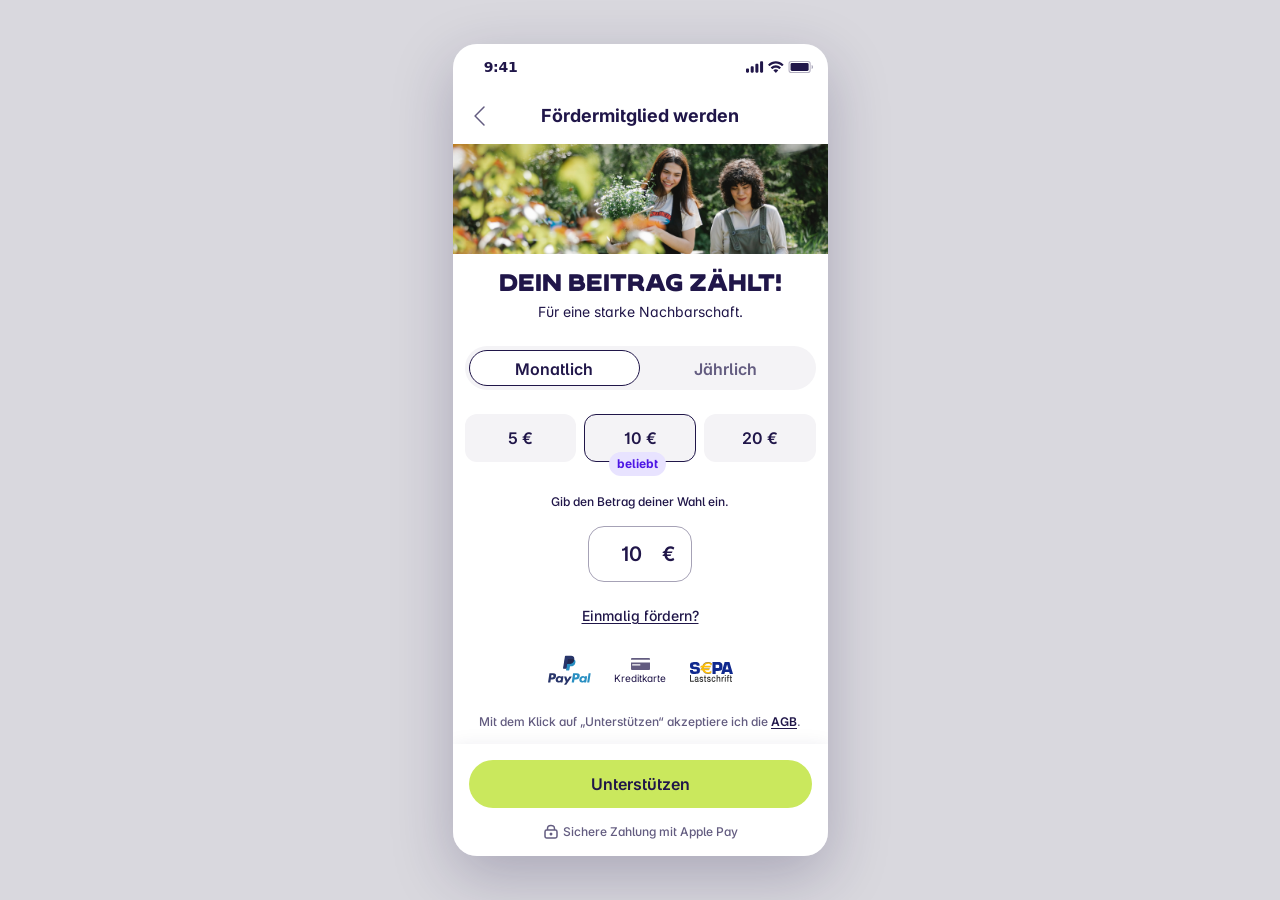
<file: assets/case-studies/nebenan-donation/supporter-prototype/index.html>
<!doctype html>
<html lang="de">
<head>
<meta charset="utf-8">
<meta name="viewport" content="width=device-width, initial-scale=1, viewport-fit=cover">
<title>Fördermitglied Prototyp</title>
<link rel="preconnect" href="https://fonts.googleapis.com">
<link rel="preconnect" href="https://fonts.gstatic.com" crossorigin>
<link href="https://fonts.googleapis.com/css2?family=Inter:wght@400;500;600;700&family=Open+Sans:ital,wght@0,400;0,600;0,700;1,400&display=swap" rel="stylesheet">
<style>
  @font-face { font-family: "Byrd"; font-weight: 900; src: url("assets/Byrd-Black.woff2") format("woff2"); }

  /* Design tokens from the Product Design System (Figma variables) */
  :root {
    --surface: #ffffff;
    --surface-dim: #e9e8ed;
    --surface-container: #f4f3f6;
    --on-surface: #201649;
    --on-surface-variant: #635c80;
    --outline: #a6a2b6;
    --outline-hover: #635c80;
    --outline-variant2: #201649;
    --primary: #cae85d;
    --on-primary: #201649;
    --secondary1-container: #e8e3ff;
    --on-secondary1-container: #4d17e5;
    --error-container: #fde6f7;
    --error-outline: #cc339f;
    --on-surface-error: #cc339f;
    --shadow-small: rgba(32, 22, 73, 0.04);
    --shadow-medium: rgba(32, 22, 73, 0.1);
    --xs: 4px; --sm: 8px; --md: 12px; --lg: 16px; --xl: 24px; --xxl: 32px; --full: 999px;
    --inter: "Inter", system-ui, sans-serif;
    --sf: -apple-system, "SF Pro Text", system-ui, sans-serif;
  }

  * { box-sizing: border-box; margin: 0; }
  html, body { height: 100%; }
  body {
    background: #d9d8de;
    display: flex; align-items: center; justify-content: center;
    font-family: var(--inter);
    font-feature-settings: "salt" 1;
    color: var(--on-surface);
    -webkit-font-smoothing: antialiased;
  }
  /* When framed inside the portfolio case study */
  html.is-embed, html.is-embed body {
    background: transparent;
    overflow: hidden;
  }
  html.is-embed .phone {
    box-shadow: none;
    border-radius: 0;
    width: 100%;
    height: 100%;
  }

  /* Fullscreen lightbox: scale the 375×812 design to fit — no empty scroll */
  html.is-fs, html.is-fs body {
    background: #e9e8ed;
    overflow: hidden;
    width: 100%;
    height: 100%;
    margin: 0;
  }
  html.is-fs body {
    display: flex;
    align-items: flex-start;
    justify-content: center;
  }
  html.is-fs .phone {
    flex: none;
    width: 375px;
    height: 812px;
    max-width: none;
    border-radius: 0;
    box-shadow: none;
    transform-origin: top center;
  }
  html.is-fs .scroll {
    overscroll-behavior: contain;
  }
  button { font: inherit; color: inherit; background: none; border: 0; padding: 0; cursor: pointer; -webkit-tap-highlight-color: transparent; }

  /* Device frame: 375 × 812, like the Figma screens */
  .phone {
    position: relative; width: 375px; height: 812px; overflow: hidden;
    background: var(--surface-dim);
    box-shadow: 0 20px 60px rgba(32, 22, 73, 0.25);
    border-radius: 24px;
  }
  @media (max-width: 420px) { body { background: var(--surface-dim); } .phone { border-radius: 0; box-shadow: none; } }

  /* Header Bar Mobile */
  .header-bar {
    position: absolute; top: 0; left: 0; width: 100%; z-index: 3;
    background: var(--surface);
    box-shadow: 0 6px 32px 0 var(--shadow-medium);
  }
  .status-bar { height: 44px; padding: 2px 15px 0 21px; display: flex; align-items: center; justify-content: space-between; }
  .status-time { width: 54px; text-align: center; font-family: var(--sf); font-weight: 600; font-size: 14px; letter-spacing: -0.28px; }
  .status-icons { display: block; }
  .header { position: relative; height: 56px; padding: var(--sm) var(--lg); display: flex; align-items: center; }
  .header img { display: block; }
  .header-title {
    position: absolute; left: 50%; top: 50%; transform: translate(-50%, -50%);
    font-weight: 700; font-size: 18px; line-height: 24px; white-space: nowrap;
  }

  /* Scrollable card between header and sticky button */
  .scroll { position: absolute; inset: 100px 0 0 0; overflow-y: auto; padding-bottom: 112px; scrollbar-width: none; }
  .scroll::-webkit-scrollbar { display: none; }
  .header-photo { position: relative; height: 110px; overflow: hidden; background: url("assets/header-bg.jpg") center / cover; }
  .header-photo img { position: absolute; left: -14px; top: -55px; width: 403px; height: 269px; object-fit: cover; }
  .content {
    background: #fff;
    display: flex; flex-direction: column; align-items: center; gap: var(--xl);
    padding: var(--lg) var(--md) var(--xxl);
    box-shadow: 0 2px 8px 0 var(--shadow-small), 0 0 0 0 var(--surface-dim);
  }
  .headline { width: 100%; display: flex; flex-direction: column; gap: var(--sm); text-align: center; }
  .headline h1 { font-family: "Byrd", var(--inter); font-weight: 900; font-size: 24px; line-height: 1; text-transform: uppercase; }
  .headline p { font-size: 14px; line-height: 20px; }

  /* Switcher Toggle */
  .switcher { width: 100%; height: 44px; padding: var(--xs); border-radius: var(--xxl); background: var(--surface-container); display: flex; }
  .switcher button {
    flex: 1; padding: var(--sm) 0; border-radius: var(--xxl);
    border: 1.5px solid transparent;
    font-weight: 600; font-size: 16px; line-height: 20px; color: var(--on-surface-variant);
  }
  .switcher button[aria-pressed="true"] { background: var(--surface); border-color: var(--outline-variant2); color: var(--on-surface); }

  /* Amount picker */
  .amount-picker { width: 100%; display: flex; flex-direction: column; align-items: center; gap: var(--sm); }
  .prices { position: relative; width: 100%; display: flex; gap: 8px; }
  .tile {
    flex: 1; min-width: 0; height: 48px; padding: var(--sm) var(--lg); border-radius: var(--md);
    background: var(--surface-container); border: 1.5px solid transparent;
    font-weight: 600; font-size: 16px; line-height: 20px; white-space: nowrap;
  }
  .prices.yearly .tile { padding: var(--sm) var(--md); }
  .tile[aria-pressed="true"] { border-color: var(--outline-variant2); }
  .label {
    position: absolute; pointer-events: none;
    padding: var(--xs) var(--sm); border-radius: var(--lg);
    background: var(--secondary1-container); color: var(--on-secondary1-container);
    font-weight: 700; font-size: 12px; line-height: 16px;
  }
  .price-description { width: 100%; padding: var(--xl) 0 var(--sm); text-align: center; font-weight: 500; font-size: 12px; line-height: 16px; }

  /* Price Field */
  .price-field { width: 100%; display: flex; flex-direction: column; align-items: center; gap: var(--xs); }
  .field {
    width: 104px; height: 56px; padding: var(--lg); border-radius: var(--lg);
    display: flex; align-items: center; gap: var(--xs);
    background: var(--surface); border: 1px solid var(--outline);
    font-weight: 600; font-size: 20px; line-height: 24px;
  }
  .field .value { flex: 1; min-width: 0; text-align: center; }
  .field .value.placeholder { color: var(--on-surface-variant); }
  .price-field.focus .field { border-color: var(--outline-hover); }
  .price-field.error .field { background: var(--error-container); border-color: var(--error-outline); }
  .price-field.error .currency { color: var(--on-surface-error); }
  .field-error { display: none; width: 100%; padding: 0 var(--sm); text-align: center; color: var(--on-surface-error); font-weight: 700; font-size: 12px; line-height: 16px; }
  .price-field.error .field-error { display: block; }

  /* Footer */
  .footer { width: 100%; display: flex; flex-direction: column; align-items: center; gap: var(--xl); }
  .one-time { font-weight: 500; font-size: 14px; line-height: 20px; text-decoration: underline; text-underline-position: from-font; }
  .payment-methods { display: flex; gap: var(--xs); justify-content: center; }
  .pm { height: 40px; display: flex; flex-direction: column; align-items: center; justify-content: center; }
  .pm img { display: block; }
  .pm-paypal { width: 70px; }
  .pm-paypal img { width: 43px; height: 30px; }
  .pm-card { width: 64px; padding-top: 4px; }
  .pm-card span { font-size: 10px; line-height: 16px; }
  .pm-sepa { width: 70px; padding-top: 3px; }
  .sepa { position: relative; width: 43px; height: 20px; }
  .sepa img:first-child { position: absolute; left: 0; top: 0; width: 43px; height: 12.76px; }
  .sepa img:last-child { position: absolute; left: 0.3px; bottom: 0; width: 42.41px; height: 6.43px; }
  .terms { width: 351px; text-align: center; color: var(--on-surface-variant); font-weight: 500; font-size: 12px; line-height: 16px; }
  .terms u { color: var(--on-surface); font-weight: 600; text-underline-position: from-font; }

  /* Button Sticky */
  .sticky {
    position: absolute; left: 0; bottom: 0; width: 100%; z-index: 2;
    background: var(--surface); padding: var(--lg);
    display: flex; flex-direction: column; align-items: center; gap: var(--lg);
    box-shadow: 0 4px 20px 0 var(--shadow-medium);
  }
  .btn-primary {
    width: 100%; height: 48px; padding: 0 var(--xl); border-radius: var(--full);
    background: var(--primary); color: var(--on-primary);
    font-weight: 600; font-size: 16px; line-height: 20px;
  }
  .security { display: flex; gap: var(--xs); align-items: center; color: var(--on-surface-variant); font-weight: 500; font-size: 12px; line-height: 16px; }

  /* Keypads (iOS numeric keyboard) */
  .keypad {
    position: absolute; left: 0; bottom: 0; width: 100%; z-index: 4;
    box-shadow: 0 -2px 4px rgba(0, 0, 0, 0.15); /* box-shadow, not filter: a filter would disable the keyboard's backdrop blur */
    transform: translateY(calc(100% + 8px)); visibility: hidden;
    transition: transform 0.25s ease-out, visibility 0s 0.25s;
  }
  .keypad.open { transform: translateY(0); visibility: visible; transition: transform 0.25s ease-out; }
  .kb-toolbar {
    width: 100%; height: 40px; padding: 10px 16px; background: #f8f8f6; text-align: right;
    font-family: "Open Sans", var(--inter); font-weight: 600; font-size: 14px; line-height: 20px; color: var(--on-surface);
  }
  .kb-keys { position: relative; height: 216px; background: rgba(206, 210, 217, 0.7); backdrop-filter: blur(35px); }
  .key {
    position: absolute; width: 117px; height: 46px; border-radius: 5px; background: #fff;
    box-shadow: 0 1px 0 0 rgba(0, 0, 0, 0.3);
    font-family: var(--sf); color: #000;
    display: flex; flex-direction: column; align-items: center; justify-content: flex-start;
  }
  .key:active { background: #bcc0c7; }
  .key .num { font-size: 25px; line-height: 30px; letter-spacing: -0.5px; }
  .key .letters { margin-top: -1px; font-weight: 700; font-size: 10px; line-height: 12px; letter-spacing: 1.7px; }
  .key.zero { justify-content: center; }
  .key-delete { position: absolute; left: calc(83.33% + 0.5px - 16px); top: 173px; width: 32px; height: 32px; }
  .key-delete img, .key-symbols img { display: block; }
  .key-symbols { position: absolute; left: calc(16.67% - 2px - 24.5px); top: 180px; width: 49px; height: 14px; }

  /* DRAFT: native-style iOS payment sheet.
     Shell (overlay, 6px inset, 38px radius, grabber, 54px toolbar, 44px glass buttons, SF Pro 17 title)
     follows Apple's iOS 27 kit "Sheet – iPhone" (Detent=Medium). The content rows are not from a design yet. */
  .pay-overlay {
    position: absolute; inset: 0; z-index: 5; background: rgba(0, 0, 0, 0.2);
    opacity: 0; visibility: hidden; transition: opacity 0.25s, visibility 0s 0.25s;
  }
  .pay-overlay.open { opacity: 1; visibility: visible; transition: opacity 0.25s; }
  .pay-sheet {
    position: absolute; left: 6px; right: 6px; bottom: 6px; z-index: 6;
    padding: 16px 0 20px; border-radius: 38px;
    background: rgba(246, 246, 248, 0.94); /* kit: 70% white fill + white glass layer */
    backdrop-filter: blur(16px) saturate(1.6); -webkit-backdrop-filter: blur(16px) saturate(1.6);
    box-shadow: 0 8px 48px rgba(0, 0, 0, 0.18), inset 0 0 10px rgba(255, 255, 255, 0.6);
    font-family: var(--sf); color: #1a1a1a;
    transform: translateY(calc(100% + 12px)); visibility: hidden;
    transition: transform 0.35s cubic-bezier(0.2, 0.9, 0.3, 1), visibility 0s 0.35s;
  }
  .pay-sheet.open { transform: translateY(0); visibility: visible; transition: transform 0.35s cubic-bezier(0.2, 0.9, 0.3, 1); }
  .pay-grabber { position: absolute; top: 6px; left: 50%; width: 60px; height: 4px; margin-left: -30px; border-radius: 100px; background: #ccc; }
  .pay-toolbar { position: relative; height: 54px; padding: 0 16px; display: flex; align-items: flex-start; justify-content: space-between; }
  .pay-title { position: absolute; left: 50%; top: 11px; transform: translateX(-50%); font-weight: 600; font-size: 17px; line-height: 22px; }
  .glass-btn {
    width: 44px; height: 44px; border-radius: 296px; display: grid; place-items: center;
    background: rgba(255, 255, 255, 0.85); box-shadow: 0 2px 10px rgba(0, 0, 0, 0.08), inset 0 0 0 0.5px rgba(0, 0, 0, 0.06);
  }
  .pay-list { margin: 0 16px; border-radius: 26px; background: #fff; overflow: hidden; }
  .pay-row { display: flex; align-items: center; gap: 12px; min-height: 52px; padding: 10px 16px; position: relative; }
  .pay-row + .pay-row::before { content: ""; position: absolute; top: 0; left: 16px; right: 0; height: 0.5px; background: rgba(60, 60, 67, 0.29); }
  .pay-row .k { width: 92px; flex: none; font-size: 15px; line-height: 20px; color: rgba(60, 60, 67, 0.6); }
  .pay-row .v { flex: 1; min-width: 0; font-size: 15px; line-height: 20px; }
  .pay-row .v small { display: block; font-size: 13px; line-height: 18px; color: rgba(60, 60, 67, 0.6); }
  .pay-total { display: flex; justify-content: space-between; align-items: center; gap: 12px; margin: 16px 32px 0; }
  .pay-total .k { min-width: 0; font-size: 15px; line-height: 20px; color: rgba(60, 60, 67, 0.6); }
  .pay-total .v { flex: none; white-space: nowrap; font-weight: 600; font-size: 28px; line-height: 34px; letter-spacing: 0.3px; }
  .pay-confirm {
    display: flex; flex-direction: column; align-items: center; gap: 6px; width: 100%; margin-top: 20px;
    font-size: 15px; line-height: 20px; color: #1a1a1a;
  }
  .side-btn-icon { width: 34px; height: 34px; border-radius: 50%; border: 2px solid #0a84ff; display: grid; place-items: center; color: #0a84ff; font-weight: 600; font-size: 13px; }
  .pay-sheet.paying .side-btn-icon { border-color: rgba(10, 132, 255, 0.25); border-top-color: #0a84ff; animation: spin 0.8s linear infinite; }
  .pay-sheet.paying .side-btn-icon span { visibility: hidden; }
  .pay-sheet.done .side-btn-icon { background: #0a84ff; color: #fff; }
  @keyframes spin { to { transform: rotate(360deg); } }

  /* Success (Figma "Success" → Info Sheet) */
  .success {
    position: absolute; inset: 0; z-index: 7;
    display: flex; flex-direction: column; align-items: center; justify-content: center; gap: 40px;
    padding: 36px var(--xl) 12px;
    background: var(--surface);
    box-shadow: 0 6px 32px 0 rgba(32, 22, 73, 0.2);
    opacity: 0; visibility: hidden; transition: opacity 0.3s, visibility 0s 0.3s;
  }
  .success.open { opacity: 1; visibility: visible; transition: opacity 0.3s; }
  .success img { display: block; }
  .success p { text-align: center; font-weight: 600; font-size: 24px; line-height: 32px; color: var(--on-primary); }

  /* One-time support page — mobile version of Figma "Manuelle Förderer" (desktop web page) */
  @font-face { font-family: "Byrd"; font-weight: 700; src: url("assets/Byrd-Bold.woff2") format("woff2"); }
  :root {
    --lavender: #7c5bff; --lavender-dark: #4d17e5; --knallgreen: #cae85d; --vanilla: #fffcf1;
    --purple-80: #4c4566; --purple-60: #797392; --purple-20: #d2d0db; --purple-5: #f4f3f6;
    --open-sans: "Open Sans", var(--inter);
    --card-shadow: 0 12px 16px rgba(32, 22, 73, 0.15);
  }
  .screen-once {
    position: absolute; inset: 0; z-index: 3; background: #fff;
    transform: translateX(100%); visibility: hidden;
    transition: transform 0.35s cubic-bezier(0.2, 0.9, 0.3, 1), visibility 0s 0.35s;
  }
  .screen-once.open { transform: translateX(0); visibility: visible; transition: transform 0.35s cubic-bezier(0.2, 0.9, 0.3, 1); }
  .screen-once .scroll { padding-bottom: 0; }
  .once-hero { position: relative; display: flex; flex-direction: column; gap: 24px; padding: 24px 16px 48px; }
  .once-hero::before { content: ""; position: absolute; left: 0; right: 0; top: 0; height: var(--green-height, 300px); background: var(--knallgreen); }
  .once-hero > * { position: relative; }
  .once-intro { display: flex; flex-direction: column; gap: 12px; text-align: center; }
  .once-intro h1 { font-family: "Byrd", var(--inter); font-weight: 900; font-size: 32px; line-height: 1; text-transform: uppercase; }
  .once-intro h1 span { display: block; color: var(--lavender); }
  .once-intro p { font-size: 16px; line-height: 1.45; color: var(--purple-80); }
  .once-card { background: #fff; border-radius: 16px; padding: 24px 16px; box-shadow: var(--card-shadow); }
  .once-amount { display: flex; flex-direction: column; align-items: center; gap: 16px; }
  .once-amount-top { width: 100%; display: flex; flex-direction: column; align-items: center; gap: 12px; padding-bottom: 12px; }
  .once-amount-top > p { font-size: 16px; line-height: 1.45; color: var(--purple-80); text-align: center; }
  .once-prices { width: 100%; display: flex; gap: 8px; padding: 8px 0; }
  .once-prices .tile { padding: var(--sm) var(--md); }
  .once-cta { width: 100%; display: flex; flex-direction: column; align-items: center; gap: 12px; }
  .btn-lavender {
    width: 100%; height: 52px; padding: 14px 24px; border-radius: 32px; background: var(--lavender); color: #fff;
    font-family: var(--open-sans); font-weight: 700; font-size: 16px; line-height: 20px;
  }
  .once-cta .security img { width: 18px; height: 18px; }
  .or-divider { display: flex; align-items: center; gap: 8px; padding: 12px 0; }
  .or-divider img { flex: 1; min-width: 16px; height: 2px; }
  .or-divider span { font-family: var(--open-sans); font-weight: 700; font-size: 14px; line-height: 20px; text-transform: uppercase; text-align: center; }
  .paypal-row { display: flex; align-items: center; gap: 24px; }
  .paypal-row img { display: block; flex: none; }
  .btn-outline {
    flex: 1; min-width: 0; height: 56px; padding: 16px 24px; border-radius: 100px; border: 1px solid var(--on-surface);
    font-weight: 600; font-size: 16px; line-height: 1.45; white-space: nowrap;
  }
  .iban-card { position: relative; display: flex; flex-direction: column; gap: 16px; }
  .iban-row { display: flex; flex-direction: column; gap: 2px; }
  .iban-row .k { display: flex; align-items: center; justify-content: space-between; min-height: 32px; }
  .iban-row .nowrap { white-space: nowrap; }
  .iban-row .k { font-family: var(--open-sans); font-weight: 700; font-size: 14px; line-height: 24px; letter-spacing: 0.4px; text-transform: uppercase; color: var(--lavender-dark); }
  .iban-row .v { display: flex; align-items: center; gap: 12px; font-family: var(--open-sans); font-size: 16px; line-height: 24px; letter-spacing: 0.2px; color: var(--purple-80); }
  .iban-row .v > span { flex: 1; min-width: 0; }
  .iban-row em { display: block; }
  .btn-copy {
    flex: none; display: flex; align-items: center; gap: 6px; padding: 6px 8px; border-radius: 8px; border: 1px solid var(--purple-60); background: #fff;
    font-family: var(--open-sans); font-weight: 700; font-size: 12px; line-height: 20px; letter-spacing: 0.2px; text-transform: uppercase; color: var(--on-surface-variant);
  }
  .btn-copy img { display: block; }
  .heart-badge {
    position: absolute; right: -10px; bottom: 28px; width: 76.44px; height: 76.44px; border-radius: 50%;
    background: var(--lavender); display: grid; place-items: center; transform: rotate(-11.12deg);
  }
  .heart-badge img { display: block; width: 43.365px; height: 40.67px; }
  .once-regular { background: var(--vanilla); padding: 48px 16px; display: flex; flex-direction: column; gap: 40px; }
  .once-regular-text { display: flex; flex-direction: column; gap: 24px; align-items: flex-start; }
  .once-regular h2 { font-family: "Byrd", var(--inter); font-weight: 700; font-size: 28px; line-height: 1.15; }
  .once-regular p { font-size: 16px; line-height: 1.45; color: var(--purple-80); }
  .btn-lavender-l {
    height: 56px; padding: 16px 32px; border-radius: 100px; background: var(--lavender); color: #fff;
    font-weight: 600; font-size: 16px; line-height: 1.45; white-space: nowrap;
  }
  /* Figma photo collage is 416 × 416; scaled to the 343px mobile column (16px kept free for the lavender offset shadow) */
  .collage-wrap { width: 343px; height: 327px; }
  .collage { position: relative; width: 416px; height: 416px; margin-left: 16px; transform: scale(0.786); transform-origin: top left; }
  .collage .photo { position: absolute; overflow: hidden; }
  .collage .photo img { position: absolute; max-width: none; }
  .collage .p1 { left: 216px; top: calc(50% - 83px - 72px); width: 144px; height: 144px; }
  .collage .p1 img { height: 109.9%; left: -22.17%; top: 0; width: 164.89%; }
  .collage .p2 { left: 216px; top: calc(50% + 80px - 75px); width: 200px; height: 150px; }
  .collage .p2 img { height: 132.8%; left: -48.02%; top: -1.37%; width: 149.38%; }
  .collage .p3 { left: 0; top: calc(50% + 0.5px - 178.5px); width: 200px; height: 357px; overflow: visible; box-shadow: -16px -16px 0 0 var(--lavender); }
  .collage .p3 .crop { position: absolute; inset: 0; overflow: hidden; }
  .collage .p3 img { height: 100%; left: -4.97%; top: 0; width: 266.88%; }
  .once-footer { background: var(--purple-5); padding: 48px 16px; display: flex; flex-direction: column; align-items: center; gap: 32px; }
  .once-footer img { display: block; }
  .footer-menu { display: flex; flex-wrap: wrap; justify-content: center; gap: 8px 24px; font-weight: 600; font-size: 16px; line-height: 24px; font-feature-settings: "cv11" 1, "salt" 1; }
  .footer-menu.muted { color: var(--purple-60); }
  .footer-menus { display: flex; flex-direction: column; gap: 24px; }
</style>
</head>
<body>
<div class="phone">
  <div class="scroll" id="scroll">
    <div class="header-photo"><img src="assets/header-photo.jpg" alt=""></div>
    <div class="content">
      <div class="headline">
        <h1>Dein Beitrag zählt!</h1>
        <p>Für eine starke Nachbarschaft.</p>
      </div>

      <div class="switcher" role="group" aria-label="Zahlungsintervall">
        <button type="button" data-period="m" aria-pressed="true">Monatlich</button>
        <button type="button" data-period="y" aria-pressed="false">Jährlich</button>
      </div>

      <div class="amount-picker">
        <div class="prices" id="prices"></div>
        <p class="price-description">Gib den Betrag deiner Wahl ein.</p>
        <div class="price-field" id="priceField">
          <button type="button" class="field" id="field" aria-label="Eigenen Betrag eingeben">
            <span class="value placeholder" id="fieldValue">– – –</span>
            <span class="currency">€</span>
          </button>
          <p class="field-error" id="fieldError" role="alert"></p>
        </div>
      </div>

      <div class="footer">
        <button type="button" class="one-time" id="openOnce">Einmalig fördern? </button>
        <div class="payment-methods">
          <div class="pm pm-paypal"><img src="assets/paypal.svg" width="47" height="34" alt="PayPal"></div>
          <div class="pm pm-card"><img src="assets/creditcard.svg" width="19" height="12" alt=""><span>Kreditkarte</span></div>
          <div class="pm pm-sepa"><div class="sepa"><img src="assets/sepa-top.svg" width="43" height="12.7618" alt="SEPA"><img src="assets/sepa-bottom.svg" width="42.4066" height="6.4326" alt=""></div></div>
        </div>
        <p class="terms">Mit dem Klick auf „Unterstützen“ akzeptiere ich die <u>AGB</u>.</p>
      </div>
    </div>
  </div>

  <div class="header-bar">
    <div class="status-bar">
      <span class="status-time">9:41</span>
      <img class="status-icons" src="assets/status-icons.svg" width="66.6614" height="11.3333" alt="">
    </div>
    <div class="header">
      <button type="button" aria-label="Zurück"><img src="assets/chevron-left.svg" width="24" height="24" alt=""></button>
      <span class="header-title">Fördermitglied werden</span>
    </div>
  </div>

  <div class="sticky">
    <button type="button" class="btn-primary" id="submit">Unterstützen</button>
    <div class="security"><img src="assets/lock.svg" width="16" height="16" alt=""><span>Sichere Zahlung mit Apple Pay</span></div>
  </div>

  <!-- One-time support page (mobile version of Figma "Manuelle Förderer") -->
  <div class="screen-once" id="screenOnce" aria-hidden="true">
    <div class="scroll" id="scrollOnce">
      <section class="once-hero" id="onceHero">
        <div class="once-intro" id="onceIntro">
          <h1><span>Einmalig</span>nebenan.de fördern?</h1>
          <p>Du möchtest nebenan.de helfen, aber lieber nicht regelmäßig? Wir freuen uns über deine Unterstützung! So kannst du uns einmalig fördern:</p>
        </div>

        <div class="once-card once-amount">
          <div class="once-amount-top">
            <p>Gib den Betrag deiner Wahl ein.</p>
            <div class="once-prices" id="oncePrices"></div>
            <div class="price-field" id="oncePriceField">
              <button type="button" class="field" id="onceField" aria-label="Eigenen Betrag eingeben">
                <span class="value placeholder" id="onceFieldValue">--</span>
                <span class="currency">€</span>
              </button>
              <p class="field-error" id="onceFieldError" role="alert"></p>
            </div>
          </div>
          <div class="once-cta">
            <p class="terms" style="width:auto">Mit dem Klick auf „Unterstützen“ akzeptiere ich die <u>AGB</u>.</p>
            <button type="button" class="btn-lavender" id="onceSubmit">Jetzt einmalig unterstützen</button>
            <div class="security"><img src="assets/lock-18.svg" width="18" height="18" alt=""><span>Sichere Zahlung mit Apple Pay</span></div>
          </div>
        </div>

        <div class="or-divider"><img src="assets/divider-line.svg" width="190" height="2" alt=""><span>Oder per PayPal</span><img src="assets/divider-line.svg" width="190" height="2" alt=""></div>

        <div class="once-card paypal-row">
          <img src="assets/paypal-logo.png" width="100" height="25.5" alt="PayPal">
          <button type="button" class="btn-outline">Einmalig fördern</button>
        </div>

        <div class="or-divider"><img src="assets/divider-line.svg" width="190" height="2" alt=""><span>Oder ganz klassisch per Überweisung</span><img src="assets/divider-line.svg" width="190" height="2" alt=""></div>

        <div class="once-card iban-card">
          <div class="iban-row"><span class="k">Name</span><span class="v"><span>Good Hood GmbH</span></span></div>
          <div class="iban-row"><span class="k">IBAN<button type="button" class="btn-copy" data-copy="DE35430609671177660504"><img src="assets/copy.svg" width="20" height="20" alt=""><span>Kopieren</span></button></span>
            <span class="v"><span class="nowrap">DE35 4306 0967 1177 6605 04</span></span></div>
          <div class="iban-row"><span class="k">BIC<button type="button" class="btn-copy" data-copy="GENODEM1GLS"><img src="assets/copy.svg" width="20" height="20" alt=""><span>Kopieren</span></button></span>
            <span class="v"><span>GENODEM1GLS</span></span></div>
          <div class="iban-row"><span class="k">Bank</span><span class="v"><span>GLS Gemeinschaftsbank</span></span></div>
          <div class="iban-row"><span class="k">Vwz.</span><span class="v"><span>Vorname Nachname, PLZ<em>z.B. Laura Müller, 10997</em></span></span></div>
          <span class="heart-badge"><img src="assets/icon-foerderer.svg" width="43.365" height="40.67" alt=""></span>
        </div>
      </section>

      <section class="once-regular">
        <div class="once-regular-text">
          <h2>Doch lieber monatlich oder jährlich unterstützen?</h2>
          <p>Mit einer regelmäßigen Förderung hilfst du nebenan.de dauerhaft. Den Betrag kannst du jederzeit in deinem Benutzerkonto anpassen.</p>
          <button type="button" class="btn-lavender-l" id="onceToRegular">Regelmäßig fördern</button>
        </div>
        <div class="collage-wrap">
          <div class="collage">
            <div class="photo p1"><img src="assets/onetime-hero-1.jpg" alt=""></div>
            <div class="photo p2"><img src="assets/onetime-hero-2.jpg" alt=""></div>
            <div class="photo p3"><div class="crop"><img src="assets/onetime-hero-3.jpg" alt=""></div></div>
          </div>
        </div>
      </section>

      <footer class="once-footer">
        <img src="assets/footer-icon.svg" width="56" height="56" alt="nebenan.de">
        <div class="footer-menus">
          <div class="footer-menu"><span>Hilfe</span><span>Presse</span><span>Gewerbe</span><span>Organisationen</span><span>Alle Bundesländer</span></div>
          <div class="footer-menu muted"><span>Datenschutz</span><span>Datenschutzeinstellungen</span><span>Nutzungsbedingungen</span><span>Impressum</span></div>
        </div>
      </footer>
    </div>

    <div class="header-bar">
      <div class="status-bar">
        <span class="status-time">9:41</span>
        <img class="status-icons" src="assets/status-icons.svg" width="66.6614" height="11.3333" alt="">
      </div>
      <div class="header">
        <button type="button" aria-label="Zurück" id="onceBack"><img src="assets/chevron-left.svg" width="24" height="24" alt=""></button>
        <span class="header-title">Einmalig fördern</span>
      </div>
    </div>
  </div>

  <div class="keypad" id="keypad" aria-hidden="true">
    <button type="button" class="kb-toolbar" id="kbDone">Done</button>
    <div class="kb-keys" id="kbKeys">
      <button type="button" class="key-delete" data-key="del" aria-label="Löschen"><img src="assets/key-delete.svg" width="32" height="32" alt=""></button>
      <div class="key-symbols"><img src="assets/key-symbols.svg" width="49" height="14" alt=""></div>
    </div>
  </div>

  <!-- DRAFT: native-style iOS payment sheet (shell from Apple's iOS 27 kit, content not yet designed) -->
  <div class="pay-overlay" id="payOverlay"></div>
  <div class="pay-sheet" id="paySheet" role="dialog" aria-modal="true" aria-labelledby="payTitle" aria-hidden="true">
    <span class="pay-grabber"></span>
    <div class="pay-toolbar">
      <button type="button" class="glass-btn" id="payClose" aria-label="Schließen">
        <svg width="16" height="16" viewBox="0 0 16 16" aria-hidden="true"><path d="M2 2l12 12M14 2L2 14" stroke="#1a1a1a" stroke-width="2" stroke-linecap="round"/></svg>
      </button>
      <span class="pay-title" id="payTitle">Apple Pay</span>
    </div>
    <div class="pay-list">
      <div class="pay-row"><span class="k">Karte</span><span class="v">Beispielkarte •••• 1234<small>Platzhalter</small></span></div>
      <div class="pay-row"><span class="k">Kontakt</span><span class="v">name@beispiel.de</span></div>
      <div class="pay-row"><span class="k" id="payKind">Abo</span><span class="v"><span id="payProduct">nebenan.de Fördermitgliedschaft</span><small id="payInterval"></small></span></div>
    </div>
    <div class="pay-total"><span class="k">Zahlung an Good Hood GmbH</span><span class="v" id="payAmount"></span></div>
    <button type="button" class="pay-confirm" id="payConfirm">
      <span class="side-btn-icon"><span>2×</span></span>
      <span id="payHint">Zum Bezahlen Seitentaste doppelt drücken</span>
    </button>
  </div>

  <div class="success" id="success" role="status" aria-hidden="true">
    <img src="assets/success-plants.svg" width="165" height="102" alt="">
    <p>Danke!<br>Mit deiner Hilfe bleibt nebenan.de langfristig für alle erhalten.</p>
  </div>
</div>

<script>
  const OPTIONS = {
    m: { amounts: [5, 10, 20], popular: 1, preselected: 1, min: 1,
         error: 'Der Mindestbetrag bei monatlicher Zahlung beträgt 1, - EUR. Bitte nur ganze Zahlen eingeben.' },
    y: { amounts: [36, 50, 100], popular: 1, preselected: 1, min: 12,
         error: 'Der Mindestbetrag bei jährlicher Zahlung beträgt 12, - EUR. Bitte nur ganze Zahlen eingeben.' },
    // One-time page: amounts from Figma "Manuelle Förderer", no popular label, nothing preselected
    once: { amounts: [4, 5, 10, 30], popular: null, preselected: null, min: 1,
         error: 'Der Mindestbetrag beträgt 1, - EUR. Bitte nur ganze Zahlen eingeben.' },
  };
  const MAX_DIGITS = 4; // keeps the value inside the 104px Price Field

  const $ = (id) => document.getElementById(id);
  const keypad = $('keypad');

  // Each screen has its own amount form. mode: 'idle' | 'typing' | 'error' | 'custom'
  const forms = {
    main: {
      period: 'm', selected: OPTIONS.m.preselected, input: '', mode: 'idle', placeholder: '– – –',
      el: { prices: $('prices'), field: $('field'), priceField: $('priceField'), value: $('fieldValue'), error: $('fieldError'), scroll: $('scroll'), bottomBar: 112 },
    },
    once: {
      period: 'once', selected: null, input: '', mode: 'idle', placeholder: '--',
      el: { prices: $('oncePrices'), field: $('onceField'), priceField: $('oncePriceField'), value: $('onceFieldValue'), error: $('onceFieldError'), scroll: $('scrollOnce'), bottomBar: 0 },
    },
  };
  let screen = 'main';
  const form = () => forms[screen];

  // Build the numeric keypad from the Figma "Keyboards / Numeric (iPhone)" layout
  const KEYS = [
    ['1', '', 6, 6], ['2', 'ABC', 129, 6], ['3', 'DEF', 252, 6],
    ['4', 'GHI', 6, 59], ['5', 'JKL', 129, 59], ['6', 'MNO', 252, 59],
    ['7', 'PQRS', 6, 113], ['8', 'TUV', 129, 113], ['9', 'WXYZ', 252, 113],
    ['0', '', 129, 167],
  ];
  for (const [num, letters, left, top] of KEYS) {
    const b = document.createElement('button');
    b.type = 'button'; b.className = 'key' + (num === '0' ? ' zero' : ''); b.dataset.key = num;
    b.style.left = left + 'px'; b.style.top = top + 'px';
    if (top === 59 || top === 113) b.style.height = '47px';
    b.innerHTML = `<span class="num">${num}</span>` + (letters ? `<span class="letters">${letters}</span>` : '');
    $('kbKeys').appendChild(b);
  }

  function renderForm(f) {
    const opt = OPTIONS[f.period], el = f.el;

    el.prices.innerHTML = opt.amounts.map((a, i) =>
      `<button type="button" class="tile" data-index="${i}" aria-pressed="${f.selected === i}">${a} €</button>`).join('') +
      (opt.popular !== null ? `<span class="label">beliebt</span>` : '');
    if (opt.popular !== null) {
      // "beliebt" sits centred under the popular tile, 38px from the top of the row (as in Figma)
      const popularTile = el.prices.children[opt.popular], label = el.prices.querySelector('.label');
      label.style.top = '38px';
      label.style.left = (popularTile.offsetLeft + (popularTile.offsetWidth - label.offsetWidth) / 2) + 'px';
    }

    const value = f.selected !== null ? String(opt.amounts[f.selected]) : f.input;
    el.value.textContent = value || f.placeholder;
    el.value.classList.toggle('placeholder', !value);
    el.priceField.classList.toggle('focus', f.mode === 'typing' && !value);
    el.priceField.classList.toggle('error', f.mode === 'error');
    el.error.textContent = f.mode === 'error' ? opt.error : '';
  }

  function render() {
    const main = forms.main;
    document.querySelectorAll('.switcher button').forEach((b) => b.setAttribute('aria-pressed', String(b.dataset.period === main.period)));
    forms.main.el.prices.className = 'prices' + (main.period === 'y' ? ' yearly' : '');
    renderForm(forms.main);
    renderForm(forms.once);

    const open = form().mode === 'typing';
    keypad.classList.toggle('open', open);
    keypad.setAttribute('aria-hidden', String(!open));
  }

  function resetForm(f, period) {
    Object.assign(f, { period, selected: OPTIONS[period].preselected, input: '', mode: 'idle' });
  }

  function setPeriod(p) {
    if (p === forms.main.period) return;
    resetForm(forms.main, p);
    render();
  }

  function selectTile(f, i) {
    Object.assign(f, { selected: f.selected === i ? null : i, input: '', mode: 'idle' });
    render();
  }

  function openKeypad() {
    const f = form();
    if (f.mode === 'typing') return;
    // From a picked tile or the empty field start fresh; from error/custom keep the typed amount
    if (f.mode === 'idle') f.input = '';
    Object.assign(f, { selected: null, mode: 'typing' });
    render();
    // Keep the field visible above the keypad without scrolling the device frame itself
    const scroll = f.el.scroll;
    const fieldBottom = f.el.priceField.getBoundingClientRect().bottom - scroll.getBoundingClientRect().top + scroll.scrollTop;
    const visible = scroll.clientHeight - keypad.offsetHeight + f.el.bottomBar - 16;
    if (fieldBottom - scroll.scrollTop > visible) scroll.scrollTo({ top: fieldBottom - visible, behavior: 'smooth' });
  }

  function pressKey(k) {
    const f = form();
    if (k === 'del') f.input = f.input.slice(0, -1);
    else if (f.input.length < MAX_DIGITS) f.input += k;
    render();
  }

  function done() {
    const f = form();
    if (!f.input) f.mode = 'idle';
    else f.mode = Number(f.input) < OPTIONS[f.period].min ? 'error' : 'custom';
    render();
  }

  // Navigation between the main screen and the one-time page
  function setScreen(name) {
    if (form().mode === 'typing') done();
    screen = name;
    const once = $('screenOnce');
    once.classList.toggle('open', name === 'once');
    once.setAttribute('aria-hidden', String(name !== 'once'));
    if (name === 'once') { resetForm(forms.once, 'once'); forms.once.el.scroll.scrollTop = 0; }
    render();
  }

  // Green hero band: from the top of the page to the middle of the amount card (as in Figma)
  function sizeGreenBand() {
    const hero = $('onceHero'), card = hero.querySelector('.once-amount');
    hero.style.setProperty('--green-height', (card.offsetTop + 120) + 'px');
  }

  // Copy IBAN / BIC
  document.querySelectorAll('.btn-copy').forEach((b) => b.addEventListener('click', async () => {
    try { await navigator.clipboard.writeText(b.dataset.copy); } catch (e) { /* clipboard may be blocked; feedback still shown */ }
    const label = b.querySelector('span');
    label.textContent = 'Kopiert';
    setTimeout(() => { label.textContent = 'Kopieren'; }, 1500);
  }));

  // DRAFT payment sheet
  const paySheet = $('paySheet'), payOverlay = $('payOverlay');
  let payTimer = null;
  const AUTO_CONFIRM_DELAY = 2000;

  function currentAmount(f) {
    const opt = OPTIONS[f.period];
    if (f.selected !== null) return opt.amounts[f.selected];
    if (f.mode === 'custom') return Number(f.input);
    return null;
  }

  function submit() {
    const f = form();
    if (f.mode === 'typing') done();
    if (f.mode === 'error') return;
    const amount = currentAmount(f);
    if (amount === null) { openKeypad(); return; }
    const once = f.period === 'once';
    $('payAmount').textContent = amount.toLocaleString('de-DE', { minimumFractionDigits: 2 }) + ' €';
    $('payKind').textContent = once ? 'Förderung' : 'Abo';
    $('payProduct').textContent = once ? 'nebenan.de Förderung' : 'nebenan.de Fördermitgliedschaft';
    $('payInterval').textContent = once ? 'Einmalig' : f.period === 'm' ? 'Monatlich' : 'Jährlich';
    $('payHint').textContent = 'Zum Bezahlen Seitentaste doppelt drücken';
    paySheet.classList.remove('paying', 'done');
    setPaySheet(true);
    // Without a tap on the confirm area, the payment completes on its own after a short delay
    payTimer = setTimeout(confirmPayment, AUTO_CONFIRM_DELAY);
  }

  function setPaySheet(open) {
    clearTimeout(payTimer);
    paySheet.classList.toggle('open', open);
    payOverlay.classList.toggle('open', open);
    paySheet.setAttribute('aria-hidden', String(!open));
  }

  function confirmPayment() {
    if (paySheet.classList.contains('paying') || paySheet.classList.contains('done')) return;
    paySheet.classList.add('paying');
    $('payHint').textContent = 'Wird bearbeitet …';
    payTimer = setTimeout(() => {
      paySheet.classList.replace('paying', 'done');
      $('payHint').textContent = 'Fertig';
      payTimer = setTimeout(() => { setPaySheet(false); showSuccess(); }, 1200);
    }, 1200);
  }

  // After payment: show the thank-you screen, then return to the starting screen
  const SUCCESS_DURATION = 2000;
  function showSuccess() {
    const success = $('success');
    success.classList.add('open');
    success.setAttribute('aria-hidden', 'false');
    setTimeout(() => {
      resetForm(forms.main, 'm');
      resetForm(forms.once, 'once');
      setScreen('main');
      forms.main.el.scroll.scrollTop = 0;
      success.classList.remove('open');
      success.setAttribute('aria-hidden', 'true');
    }, SUCCESS_DURATION);
  }

  $('submit').addEventListener('click', submit);
  $('onceSubmit').addEventListener('click', submit);
  $('payClose').addEventListener('click', () => setPaySheet(false));
  payOverlay.addEventListener('click', () => setPaySheet(false));
  $('payConfirm').addEventListener('click', confirmPayment);

  $('openOnce').addEventListener('click', () => setScreen('once'));
  $('onceBack').addEventListener('click', () => setScreen('main'));
  $('onceToRegular').addEventListener('click', () => setScreen('main'));

  document.querySelector('.switcher').addEventListener('click', (e) => { const b = e.target.closest('button'); if (b) setPeriod(b.dataset.period); });
  for (const f of Object.values(forms)) {
    f.el.prices.addEventListener('click', (e) => { const b = e.target.closest('.tile'); if (b) selectTile(f, Number(b.dataset.index)); });
    f.el.field.addEventListener('click', openKeypad);
  }
  $('kbKeys').addEventListener('click', (e) => { const b = e.target.closest('[data-key]'); if (b) pressKey(b.dataset.key); });
  $('kbDone').addEventListener('click', done);

  // Desktop convenience: type digits on a real keyboard while the keypad is open
  document.addEventListener('keydown', (e) => {
    if (form().mode !== 'typing') return;
    if (/^[0-9]$/.test(e.key)) pressKey(e.key);
    else if (e.key === 'Backspace') pressKey('del');
    else if (e.key === 'Enter') done();
  });

  render();
  sizeGreenBand();
  document.fonts.ready.then(sizeGreenBand);
</script>
<script>
  (function () {
    var root = document.documentElement;
    var isEmbed = window.self !== window.top;
    var params = new URLSearchParams(window.location.search);
    var isFs = params.get("fs") === "1";

    if (isEmbed) root.classList.add("is-embed");
    if (isFs) root.classList.add("is-fs");

    function syncFsScroll() {
      if (!root.classList.contains("is-fs")) return;
      var scroll = document.querySelector(".scroll");
      if (!scroll) return;
      // Hide scrollbar when content fits; keep auto for screens that truly overflow
      scroll.style.overflowY =
        scroll.scrollHeight > scroll.clientHeight + 24 ? "auto" : "hidden";
    }

    function fitFsPhone() {
      if (!root.classList.contains("is-fs")) return;
      var phone = document.querySelector(".phone");
      if (!phone) return;
      var vw = window.innerWidth;
      var vh = window.innerHeight;
      var scale = Math.min(vw / 375, vh / 812);
      phone.style.transform = "scale(" + scale + ")";
      // Keep layout box from overflowing the iframe (avoid outer scroll)
      phone.style.marginBottom = 812 * scale - 812 + "px";
      syncFsScroll();
    }

    if (isFs) {
      fitFsPhone();
      window.addEventListener("resize", fitFsPhone);
      if (document.fonts && document.fonts.ready) {
        document.fonts.ready.then(fitFsPhone);
      }
      // Re-check after layout paints / mode changes inside the prototype
      window.addEventListener("load", syncFsScroll);
      var mo = new MutationObserver(syncFsScroll);
      mo.observe(document.body, {
        subtree: true,
        childList: true,
        attributes: true,
        attributeFilter: ["class", "hidden", "aria-hidden"],
      });
    }
  })();
</script>
</body>
</html>
</file>
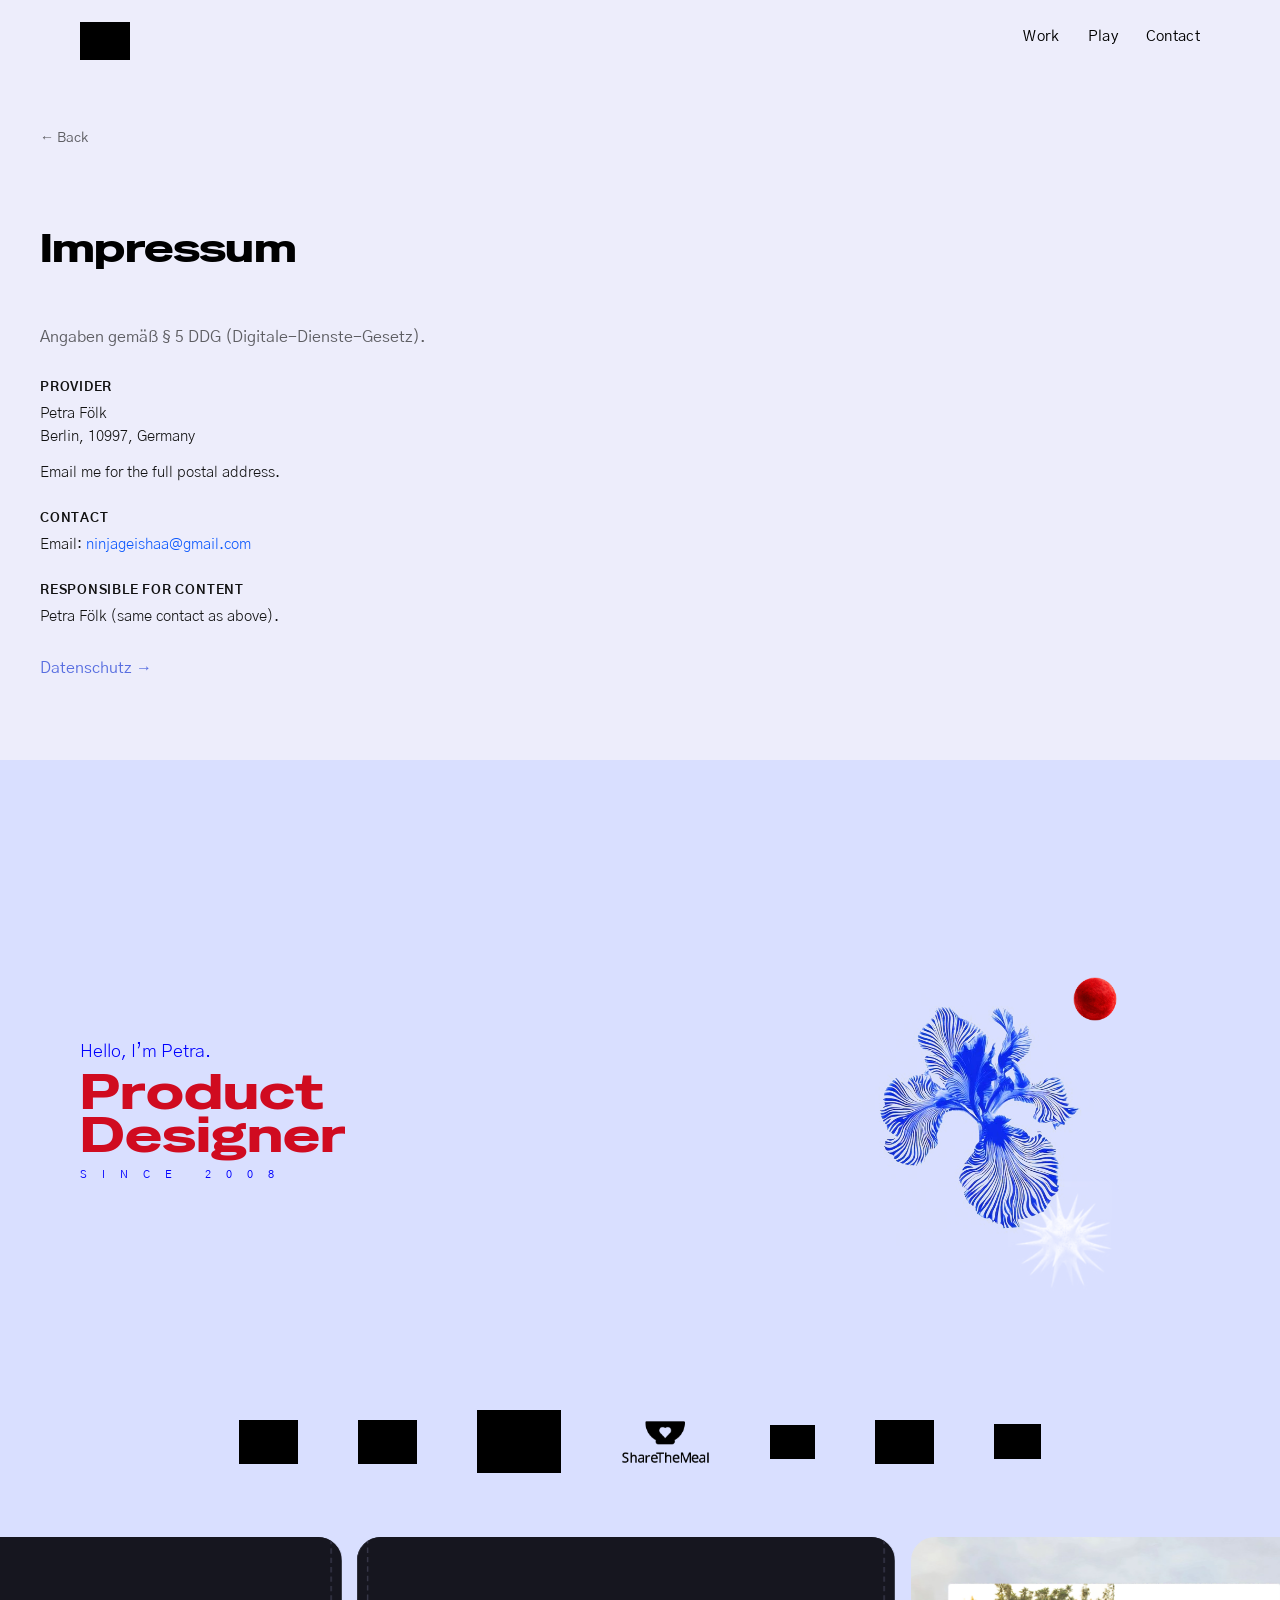
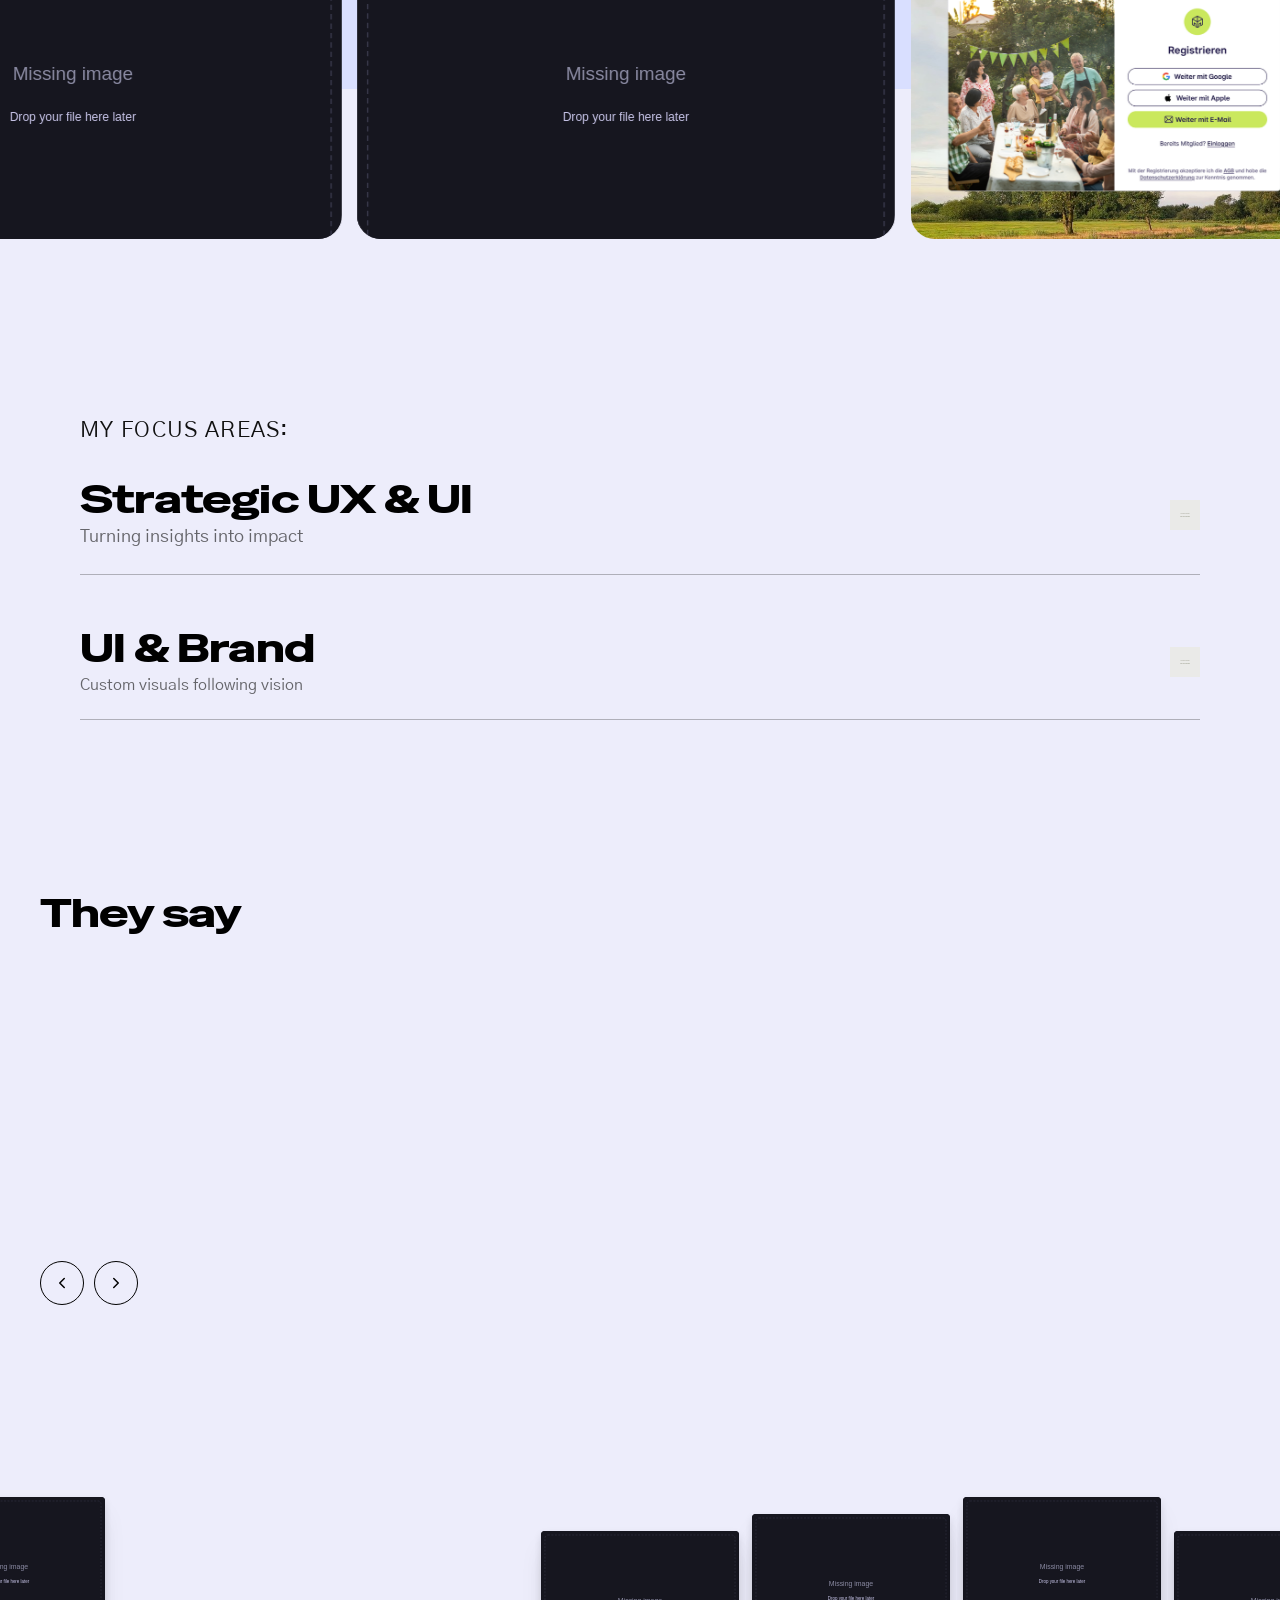
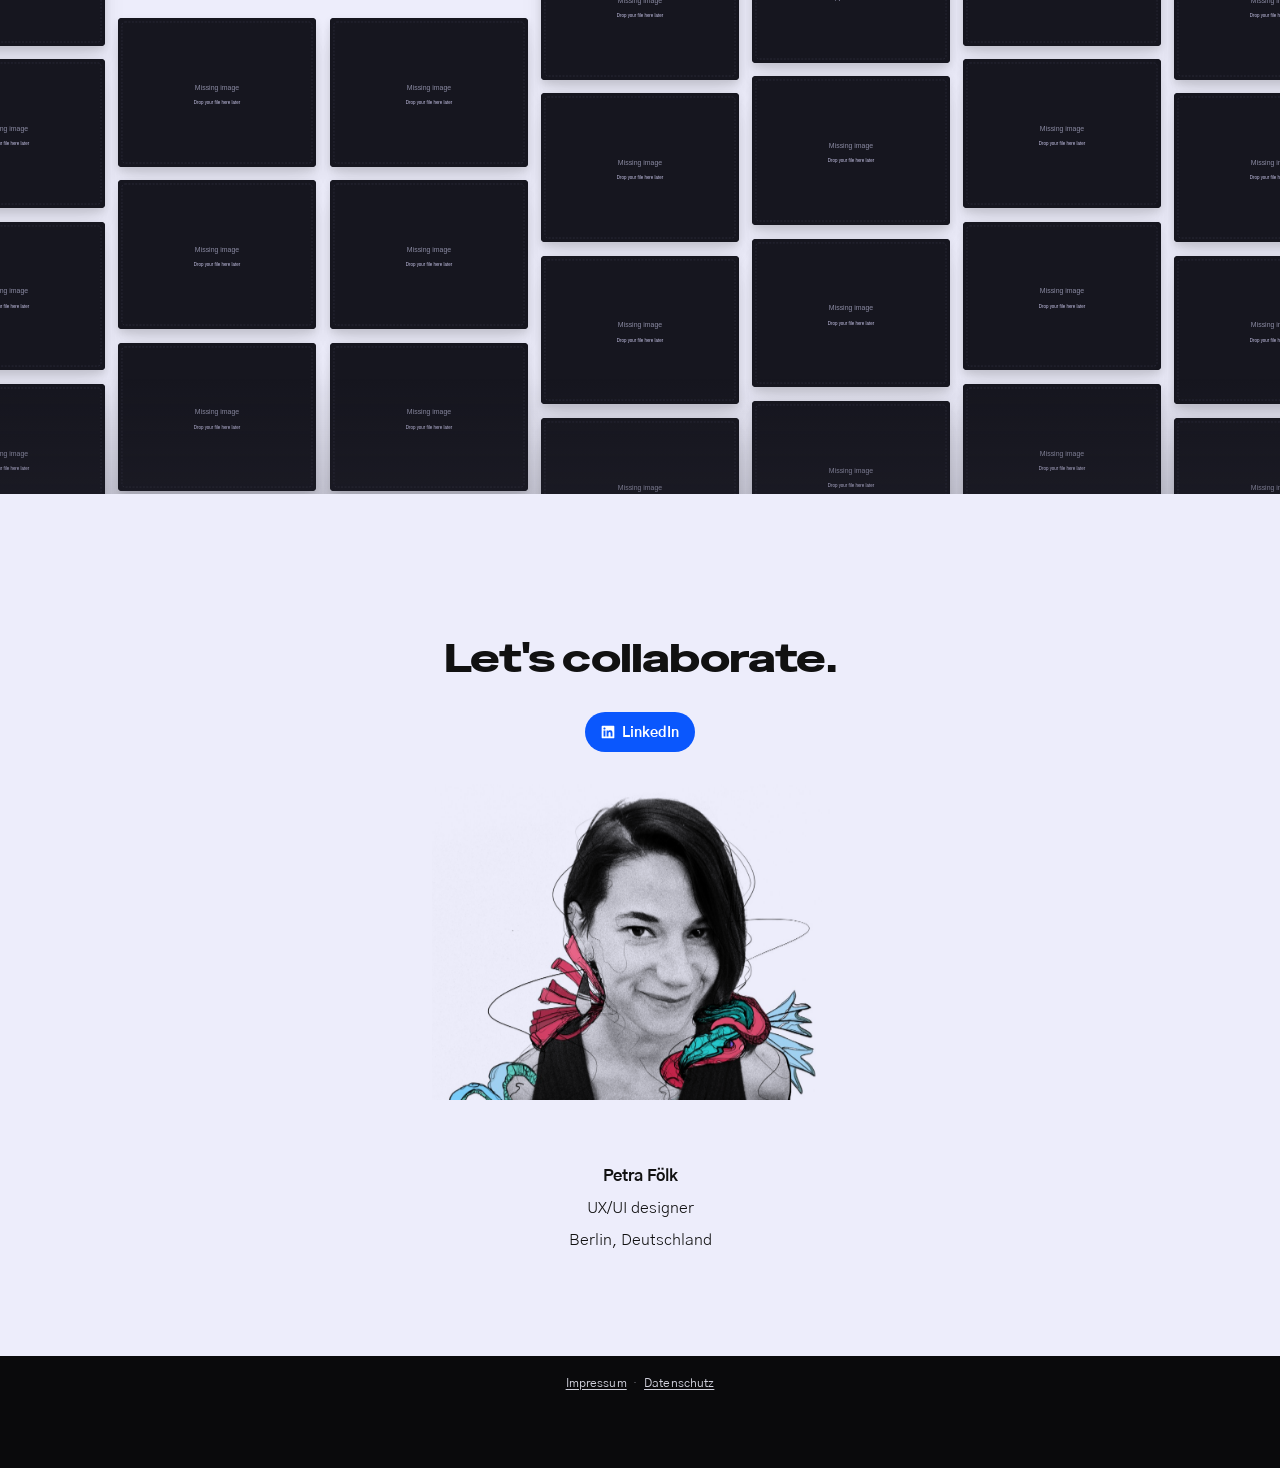
<file: impressum.html>
<!doctype html>
<html lang="en" data-theme="light">
  <head>
    <meta charset="UTF-8" />
    <link rel="icon" type="image/png" href="https://cdn.prod.website-files.com/6807ccc4019dbd22e881b10c/680a6a827ea03a8ecb52d35e_PF_signature_bright.png" />
    <meta name="viewport" content="width=device-width, initial-scale=1.0" />
    <meta name="description" content="Impressum (legal notice) for Petra Fölk's portfolio." />
    <title>Impressum | Petra Fölk</title>
    <script>
      (function () {
        try {
          localStorage.removeItem("pf-theme");
        } catch (e) {}
        document.documentElement.setAttribute("data-theme", "light");
        document.documentElement.style.colorScheme = "light";
      })();
    </script>
    <link rel="preconnect" href="https://cdn.prod.website-files.com" crossorigin />
    <link rel="dns-prefetch" href="https://cdn.prod.website-files.com" />
    <link
      rel="preload"
      href="/assets/images/hero-bg-leaves-poster.jpg"
      as="image"
      fetchpriority="high"
    />
    <link
      rel="preload"
      href="/assets/images/hero-floral-hover-poster.jpg"
      as="image"
      fetchpriority="high"
    />
    <link rel="stylesheet" href="/webflow-home.css" />
    <style>.companies-section{z-index:2;text-align:center;box-sizing:border-box;width:100%;max-width:none;padding:2.5rem 0 3.5rem;position:relative}.companies-logos{box-sizing:border-box;flex-wrap:wrap;justify-content:center;align-items:center;gap:1.75rem calc(2.25rem + 24px);width:100%;max-width:none;margin:0;padding:0 clamp(1rem,3vw,2rem);display:flex}@keyframes companies-logo-in{0%{opacity:0;transform:translate(-36px)}to{opacity:1;transform:translate(0,0)}}.companies-logo{object-fit:contain;opacity:0;flex:none;width:auto;max-width:140px;height:44px;animation:.7s cubic-bezier(.22,1,.36,1) forwards companies-logo-in;display:block}.companies-logo:first-child{animation-delay:0s}.companies-logo:nth-child(2){animation-delay:.14s}.companies-logo:nth-child(3){animation-delay:.28s}.companies-logo:nth-child(4){animation-delay:.42s}.companies-logo:nth-child(5){animation-delay:.56s}.companies-logo:nth-child(6){animation-delay:.7s}.companies-logo:nth-child(7){animation-delay:.84s}.companies-logo[alt=verimi]{height:35.2px}.companies-logo[alt=gitti]{height:33.792px}.companies-logo[alt="World Food Programme"]{height:63.36px}@media (prefers-reduced-motion:reduce){.companies-logo{opacity:1;animation:none;transform:none}}.hero-line-1{display:inline-block;position:relative}.location-pill{--lp-w0:3.2em;--lp-w1:3.5em;--lp-w2:4.8em;--lp-text:1.05em;--lp-stride:2.6em;color:#04141a;letter-spacing:.04em;white-space:nowrap;transform-origin:50%;pointer-events:none;background:0 0;border-radius:0;justify-content:center;align-items:center;margin:0;padding:0;font-family:Gothic A1,sans-serif;font-size:.42em;font-weight:600;line-height:1;display:inline-flex;position:absolute;top:50%;left:calc(100% + .28em);overflow:visible;transform:translateY(-55%)rotate(-10deg)}.location-pill__viewport{box-sizing:content-box;height:var(--lp-text);width:var(--lp-w0);isolation:isolate;will-change:width;background:#2ee6d6;border-radius:999px;padding:.32em .7em;animation:5.4s linear infinite location-width;display:block;overflow:hidden}.location-pill__track{will-change:transform;flex-direction:column;align-items:center;width:100%;animation:5.4s cubic-bezier(.22,1,.36,1) infinite location-slot;display:flex}.location-pill__item{height:var(--lp-stride);flex:0 0 var(--lp-stride);white-space:nowrap;width:max-content;max-width:none;line-height:var(--lp-text);justify-content:center;align-items:flex-start;display:flex;overflow:hidden}@keyframes location-slot{0%,26%{transform:translateY(0)}32%,58%{transform:translateY(-25%)}64%,90%{transform:translateY(-50%)}to{transform:translateY(-75%)}}@keyframes location-width{0%,27%{width:var(--lp-w0)}28%{width:var(--lp-w0);animation-timing-function:cubic-bezier(.34,1.56,.64,1)}31%,59%{width:var(--lp-w1)}60%{width:var(--lp-w1);animation-timing-function:cubic-bezier(.34,1.56,.64,1)}63%,91%{width:var(--lp-w2)}92%{width:var(--lp-w2);animation-timing-function:cubic-bezier(.34,1.56,.64,1)}97%,to{width:var(--lp-w0)}}@media (prefers-reduced-motion:reduce){.location-pill__track,.location-pill__viewport{animation:none}.location-pill__viewport{width:var(--lp-w0)}.location-pill__item:not(:first-child){display:none}}</style>
    <script type="module" crossorigin src="/assets/index-M2LiJ-cd.js"></script>
    <link rel="modulepreload" crossorigin href="/assets/rolldown-runtime-CbXtAM7H.js">
    <link rel="stylesheet" crossorigin href="/assets/index-xmsOBtQ4.css">
      <link rel="preload" href="/assets/gothic-a1-latin-400-normal-A56vx-Rr.woff2" as="font" type="font/woff2" crossorigin />
    <link rel="preload" href="/assets/special-gothic-expanded-one-latin-400-normal-AOAHsvaJ.woff2" as="font" type="font/woff2" crossorigin />
      <link rel="canonical" href="https://robowombat.github.io/impressum" />
    <meta property="og:type" content="article" />
    <meta property="og:site_name" content="Petra Fölk" />
    <meta property="og:title" content="Impressum | Petra Fölk" />
    <meta property="og:description" content="Impressum (legal notice) for Petra Fölk's portfolio." />
    <meta property="og:url" content="https://robowombat.github.io/impressum" />
    <meta property="og:image" content="https://robowombat.github.io/assets/images/collaborate-petra.jpg" />
    <meta name="twitter:card" content="summary_large_image" />
    <meta name="twitter:title" content="Impressum | Petra Fölk" />
    <meta name="twitter:description" content="Impressum (legal notice) for Petra Fölk's portfolio." />
    <meta name="twitter:image" content="https://robowombat.github.io/assets/images/collaborate-petra.jpg" />
  </head>
  <body class="body-2">
    <div id="root"><div class="portfolio-shell portfolio-shell--legal"><main class="legal-page" id="Impressum"><p class="legal-page__back"><a href="/" data-discover="true">← Back</a></p><h1 class="legal-page__title">Impressum</h1><p class="legal-page__lede">Angaben gemäß § 5 DDG (Digitale-Dienste-Gesetz).</p><section class="legal-page__section"><h2>Provider</h2><p>Petra Fölk<br/>Berlin, 10997, Germany</p><p>Email me for the full postal address.</p></section><section class="legal-page__section"><h2>Contact</h2><p>Email:<!-- --> <a href="mailto:ninjageishaa@gmail.com">ninjageishaa@gmail.com</a></p></section><section class="legal-page__section"><h2>Responsible for content</h2><p>Petra Fölk (same contact as above).</p></section><p class="legal-page__lede"><a href="/datenschutz" data-discover="true">Datenschutz →</a></p></main></div><footer class="site-legal"><div class="site-legal__inner"><nav class="site-legal__nav" aria-label="Legal"><a href="/impressum" data-discover="true">Impressum</a><span class="site-legal__sep" aria-hidden="true">·</span><a href="/datenschutz" data-discover="true">Datenschutz</a></nav></div></footer></div>
  </body>
</html>
</file>
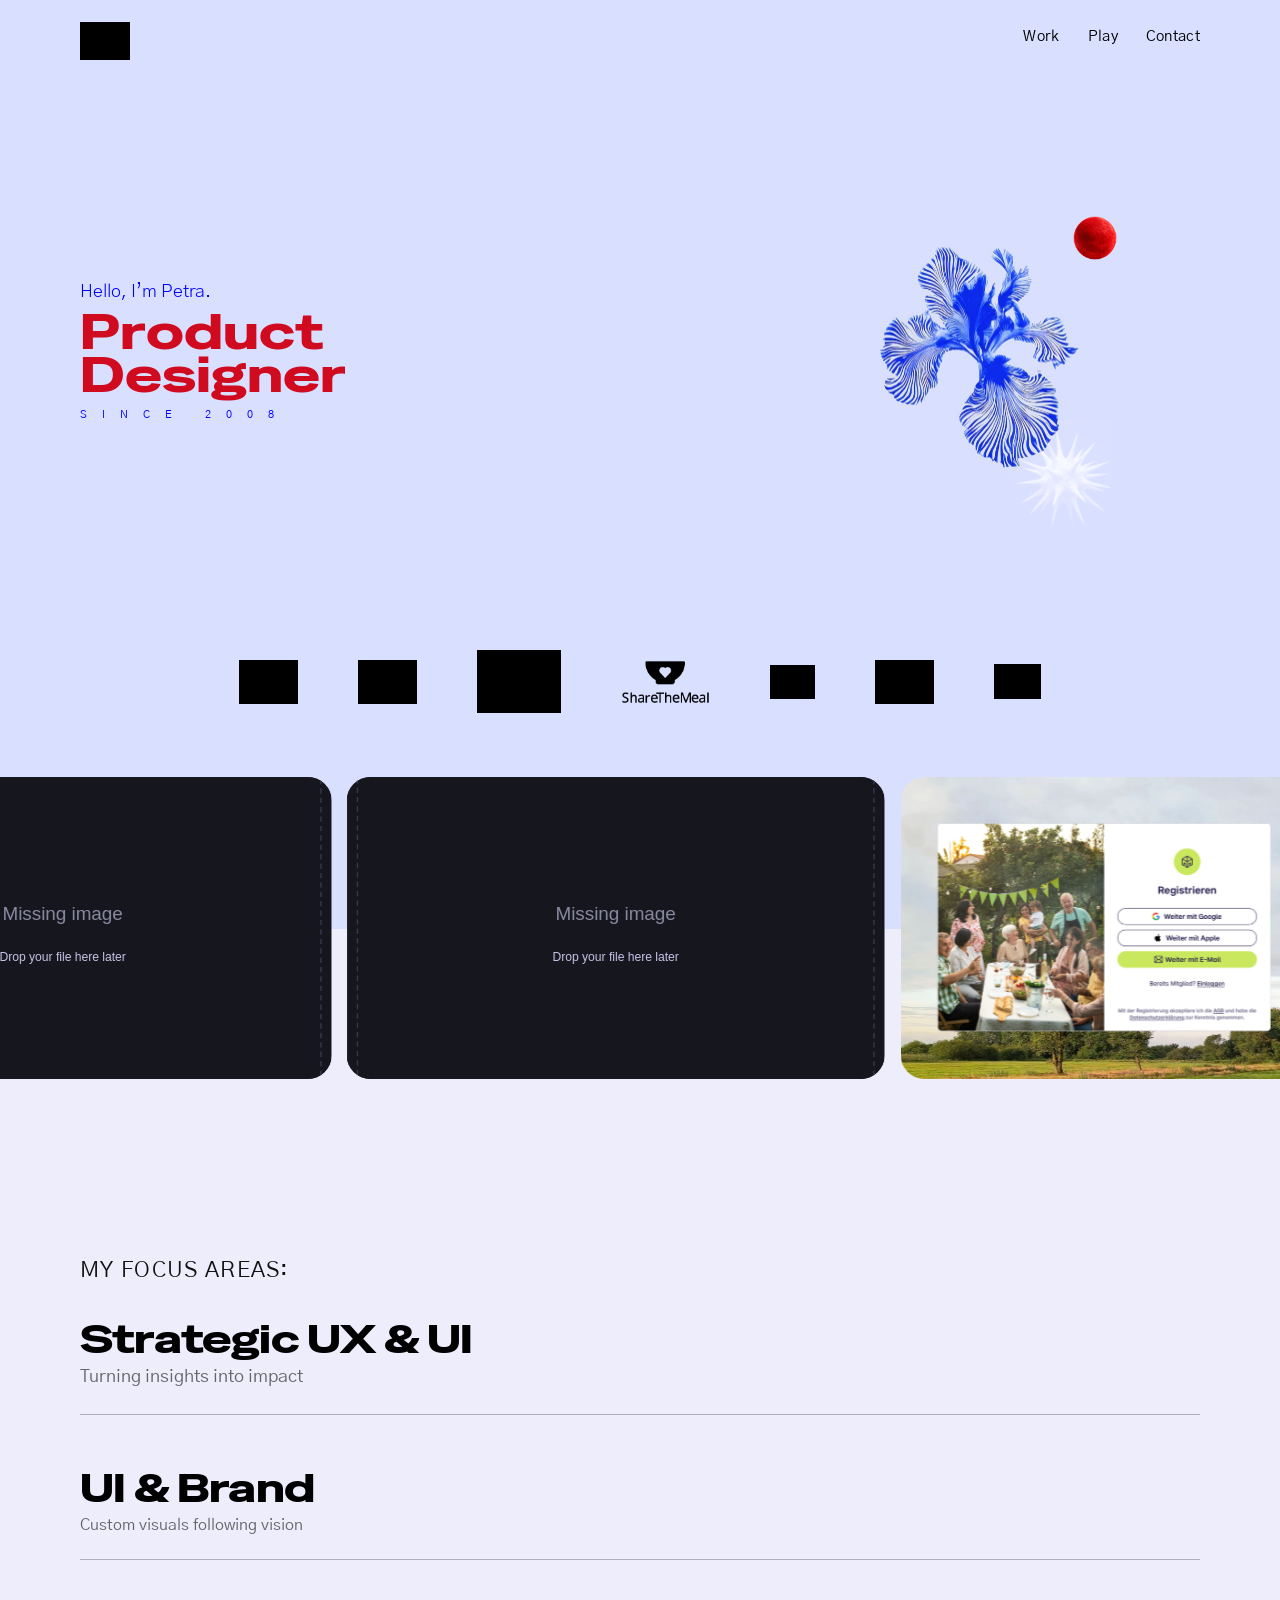
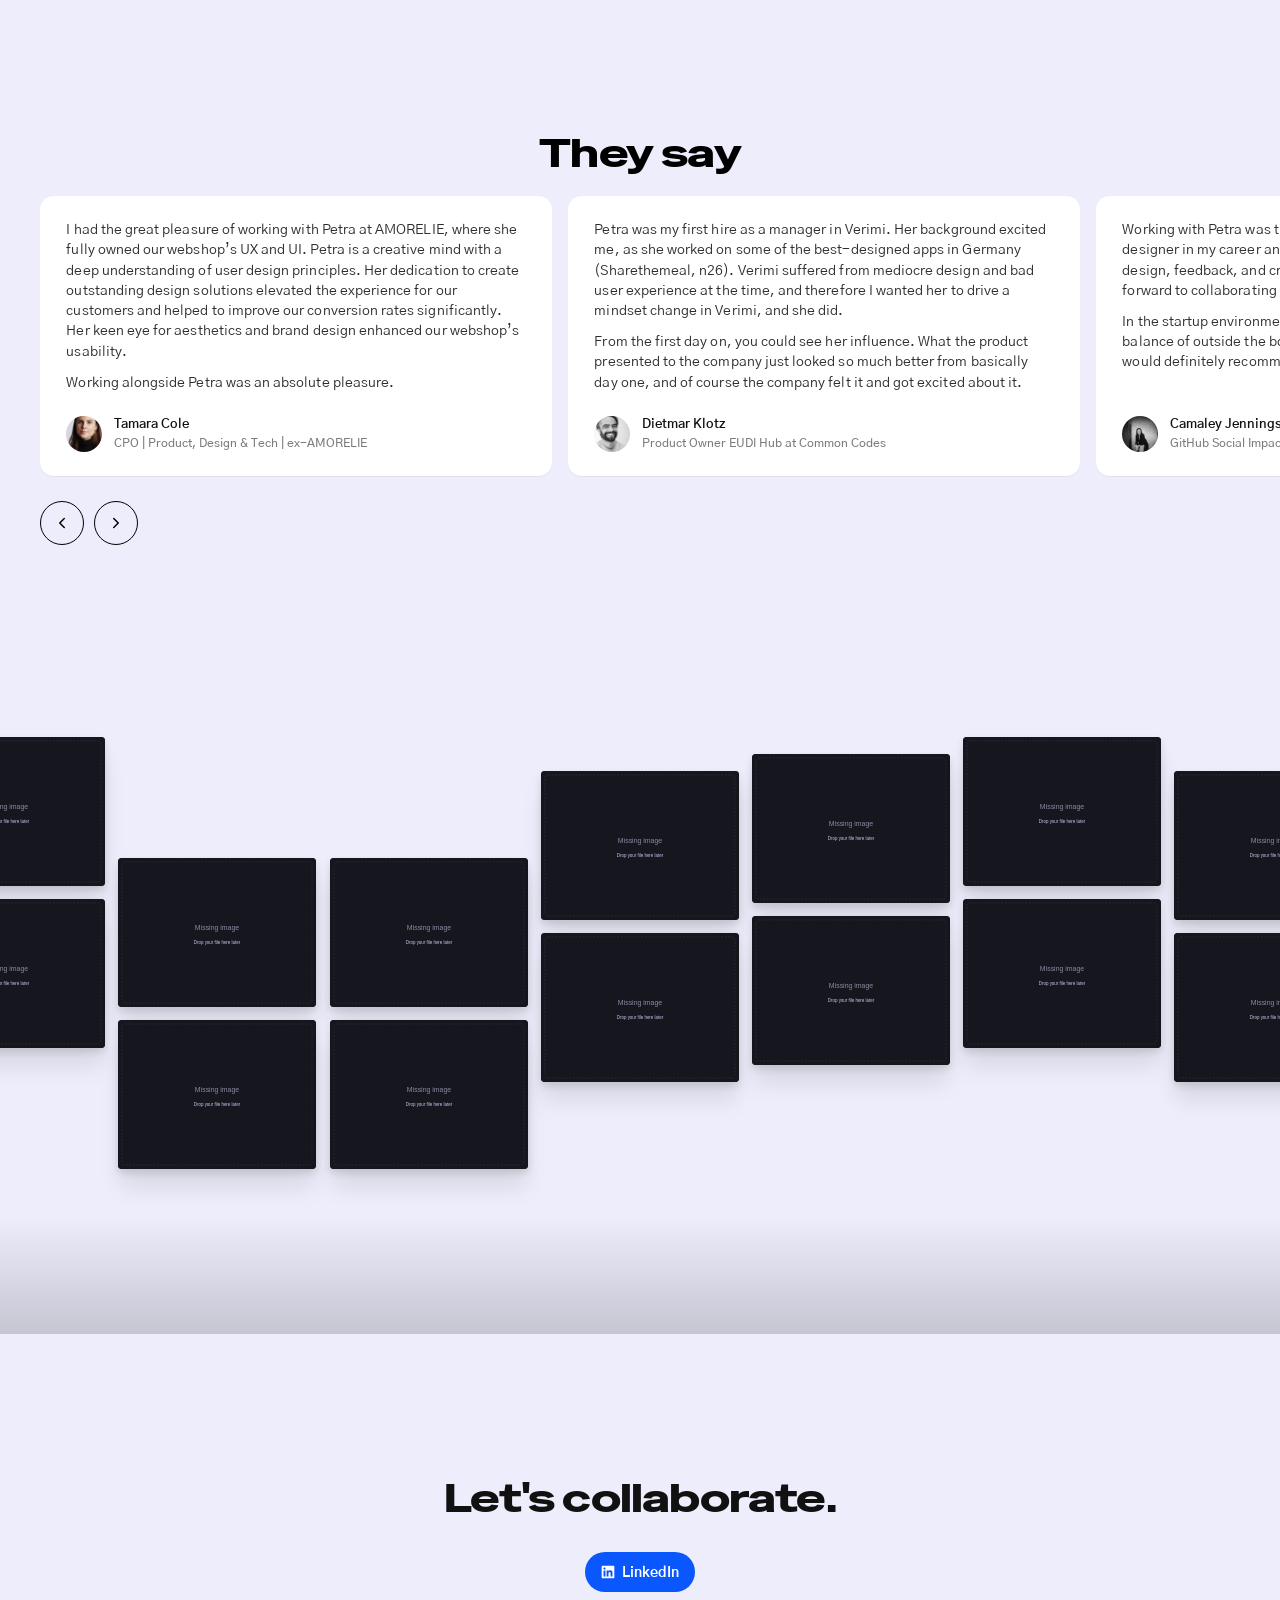
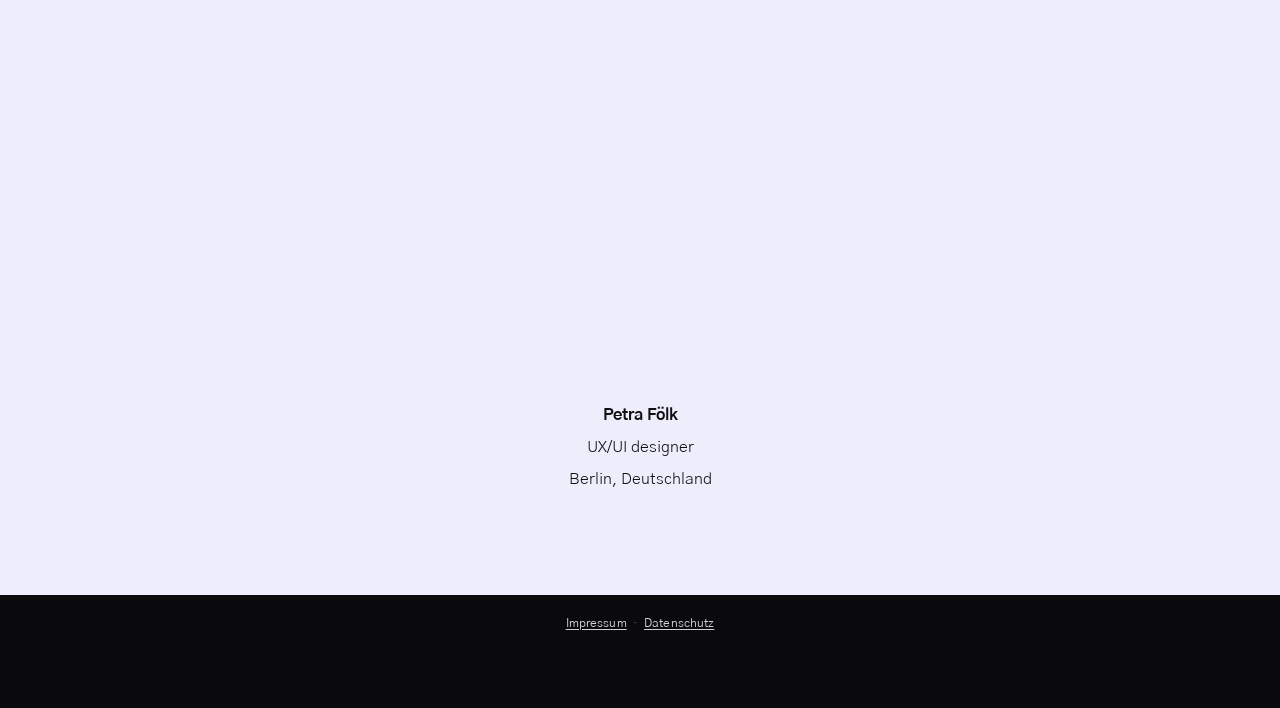
<file: play.html>
<!doctype html>
<html lang="en" data-theme="light">
  <head>
    <meta charset="UTF-8" />
    <link rel="icon" type="image/png" href="https://cdn.prod.website-files.com/6807ccc4019dbd22e881b10c/680a6a827ea03a8ecb52d35e_PF_signature_bright.png" />
    <meta name="viewport" content="width=device-width, initial-scale=1.0" />
    <meta name="description" content="Side projects by Petra Fölk: Psycle, an iOS cycle-tracking app she researched and built with AI, the Maple Roots stress simulator for a Berlin street tree, and hand-made craft." />
    <title>Play: side projects | Petra Fölk</title>
    <script>
      (function () {
        try {
          localStorage.removeItem("pf-theme");
        } catch (e) {}
        document.documentElement.setAttribute("data-theme", "light");
        document.documentElement.style.colorScheme = "light";
      })();
    </script>
    <link rel="preconnect" href="https://cdn.prod.website-files.com" crossorigin />
    <link rel="dns-prefetch" href="https://cdn.prod.website-files.com" />
    <link
      rel="preload"
      href="/assets/images/hero-bg-leaves-poster.jpg"
      as="image"
      fetchpriority="high"
    />
    <link
      rel="preload"
      href="/assets/images/hero-floral-hover-poster.jpg"
      as="image"
      fetchpriority="high"
    />
    <link rel="stylesheet" href="/webflow-home.css" />
    <style>.companies-section{z-index:2;text-align:center;box-sizing:border-box;width:100%;max-width:none;padding:2.5rem 0 3.5rem;position:relative}.companies-logos{box-sizing:border-box;flex-wrap:wrap;justify-content:center;align-items:center;gap:1.75rem calc(2.25rem + 24px);width:100%;max-width:none;margin:0;padding:0 clamp(1rem,3vw,2rem);display:flex}@keyframes companies-logo-in{0%{opacity:0;transform:translate(-36px)}to{opacity:1;transform:translate(0,0)}}.companies-logo{object-fit:contain;opacity:0;flex:none;width:auto;max-width:140px;height:44px;animation:.7s cubic-bezier(.22,1,.36,1) forwards companies-logo-in;display:block}.companies-logo:first-child{animation-delay:0s}.companies-logo:nth-child(2){animation-delay:.14s}.companies-logo:nth-child(3){animation-delay:.28s}.companies-logo:nth-child(4){animation-delay:.42s}.companies-logo:nth-child(5){animation-delay:.56s}.companies-logo:nth-child(6){animation-delay:.7s}.companies-logo:nth-child(7){animation-delay:.84s}.companies-logo[alt=verimi]{height:35.2px}.companies-logo[alt=gitti]{height:33.792px}.companies-logo[alt="World Food Programme"]{height:63.36px}@media (prefers-reduced-motion:reduce){.companies-logo{opacity:1;animation:none;transform:none}}.hero-line-1{display:inline-block;position:relative}.location-pill{--lp-w0:3.2em;--lp-w1:3.5em;--lp-w2:4.8em;--lp-text:1.05em;--lp-stride:2.6em;color:#04141a;letter-spacing:.04em;white-space:nowrap;transform-origin:50%;pointer-events:none;background:0 0;border-radius:0;justify-content:center;align-items:center;margin:0;padding:0;font-family:Gothic A1,sans-serif;font-size:.42em;font-weight:600;line-height:1;display:inline-flex;position:absolute;top:50%;left:calc(100% + .28em);overflow:visible;transform:translateY(-55%)rotate(-10deg)}.location-pill__viewport{box-sizing:content-box;height:var(--lp-text);width:var(--lp-w0);isolation:isolate;will-change:width;background:#2ee6d6;border-radius:999px;padding:.32em .7em;animation:5.4s linear infinite location-width;display:block;overflow:hidden}.location-pill__track{will-change:transform;flex-direction:column;align-items:center;width:100%;animation:5.4s cubic-bezier(.22,1,.36,1) infinite location-slot;display:flex}.location-pill__item{height:var(--lp-stride);flex:0 0 var(--lp-stride);white-space:nowrap;width:max-content;max-width:none;line-height:var(--lp-text);justify-content:center;align-items:flex-start;display:flex;overflow:hidden}@keyframes location-slot{0%,26%{transform:translateY(0)}32%,58%{transform:translateY(-25%)}64%,90%{transform:translateY(-50%)}to{transform:translateY(-75%)}}@keyframes location-width{0%,27%{width:var(--lp-w0)}28%{width:var(--lp-w0);animation-timing-function:cubic-bezier(.34,1.56,.64,1)}31%,59%{width:var(--lp-w1)}60%{width:var(--lp-w1);animation-timing-function:cubic-bezier(.34,1.56,.64,1)}63%,91%{width:var(--lp-w2)}92%{width:var(--lp-w2);animation-timing-function:cubic-bezier(.34,1.56,.64,1)}97%,to{width:var(--lp-w0)}}@media (prefers-reduced-motion:reduce){.location-pill__track,.location-pill__viewport{animation:none}.location-pill__viewport{width:var(--lp-w0)}.location-pill__item:not(:first-child){display:none}}</style>
    <script type="module" crossorigin src="/assets/index-M2LiJ-cd.js"></script>
    <link rel="modulepreload" crossorigin href="/assets/rolldown-runtime-CbXtAM7H.js">
    <link rel="stylesheet" crossorigin href="/assets/index-xmsOBtQ4.css">
      <link rel="preload" href="/assets/gothic-a1-latin-400-normal-A56vx-Rr.woff2" as="font" type="font/woff2" crossorigin />
    <link rel="preload" href="/assets/special-gothic-expanded-one-latin-400-normal-AOAHsvaJ.woff2" as="font" type="font/woff2" crossorigin />
      <link rel="canonical" href="https://robowombat.github.io/play" />
    <link rel="stylesheet" href="/webflow-case-studies.css" />
    <meta property="og:type" content="article" />
    <meta property="og:site_name" content="Petra Fölk" />
    <meta property="og:title" content="Play: side projects | Petra Fölk" />
    <meta property="og:description" content="Side projects by Petra Fölk: Psycle, an iOS cycle-tracking app she researched and built with AI, the Maple Roots stress simulator for a Berlin street tree, and hand-made craft." />
    <meta property="og:url" content="https://robowombat.github.io/play" />
    <meta property="og:image" content="https://robowombat.github.io/assets/video/psycle-walkthrough-poster.jpg" />
    <meta name="twitter:card" content="summary_large_image" />
    <meta name="twitter:title" content="Play: side projects | Petra Fölk" />
    <meta name="twitter:description" content="Side projects by Petra Fölk: Psycle, an iOS cycle-tracking app she researched and built with AI, the Maple Roots stress simulator for a Berlin street tree, and hand-made craft." />
    <meta name="twitter:image" content="https://robowombat.github.io/assets/video/psycle-walkthrough-poster.jpg" />
  </head>
  <body class="body-2">
    <div id="root"><!--$!--><template data-msg="Switched to client rendering because the server rendering aborted due to:

The server used &quot;renderToString&quot; which does not support Suspense. If you intended for this Suspense boundary to render the fallback content on the server consider throwing an Error somewhere within the Suspense boundary. If you intended to have the server wait for the suspended component please switch to &quot;renderToPipeableStream&quot; which supports Suspense on the server" data-cstck="
    at Lazy (&lt;anonymous&gt;)
    at Suspense (&lt;anonymous&gt;)
    at RenderedRoute (file:///Users/petrafolk/Documents/Design/00%20AI%20Projects/Portfolio%20Rebuild/node_modules/react-router/dist/development/chunk-OB3PAWPO.mjs:6309:26)
    at Routes (file:///Users/petrafolk/Documents/Design/00%20AI%20Projects/Portfolio%20Rebuild/node_modules/react-router/dist/development/chunk-OB3PAWPO.mjs:7195:3)
    at AppRoutes (file:///Users/petrafolk/Documents/Design/00%20AI%20Projects/Portfolio%20Rebuild/dist-ssr/entry-server.js:5204:19)
    at Router (file:///Users/petrafolk/Documents/Design/00%20AI%20Projects/Portfolio%20Rebuild/node_modules/react-router/dist/development/chunk-OB3PAWPO.mjs:7134:13)
    at StaticRouter (file:///Users/petrafolk/Documents/Design/00%20AI%20Projects/Portfolio%20Rebuild/node_modules/react-router/dist/development/chunk-OB3PAWPO.mjs:11290:3)"></template><!--/$--><footer class="site-legal"><div class="site-legal__inner"><nav class="site-legal__nav" aria-label="Legal"><a href="/impressum" data-discover="true">Impressum</a><span class="site-legal__sep" aria-hidden="true">·</span><a href="/datenschutz" data-discover="true">Datenschutz</a></nav></div></footer></div>
  </body>
</html>
</file>
<file: webflow-home.css>
html {
  -webkit-text-size-adjust: 100%;
  -ms-text-size-adjust: 100%;
  font-family: sans-serif;
}

body {
  margin: 0;
}

article, aside, figcaption, figure, footer, menu, nav, section {
  display: block;
}

 canvas, video {
  vertical-align: baseline;
  display: inline-block;
}

a {
  background-color: #0000;
}

a:active, a:hover {
  outline: 0;
}

 strong {
  font-weight: bold;
}

h1 {
  margin: .67em 0;
  font-size: 2em;
}

img {
  border: 0;
}

svg:not(:root) {
  overflow: hidden;
}

button, input, select, textarea {
  color: inherit;
  font: inherit;
  margin: 0;
}

button {
  overflow: visible;
}

button, select {
  text-transform: none;
}

button, html input[type="button"] {
  -webkit-appearance: button;
  cursor: pointer;
}

button::-moz-focus-inner, input::-moz-focus-inner {
  border: 0;
  padding: 0;
}

input {
  line-height: normal;
}

textarea {
  overflow: auto;
}

@font-face {
  font-family: webflow-icons;
  src: url("[data-uri]") format("truetype");
  font-weight: normal;
  font-style: normal;
}

[class^="w-icon-"], [class*=" w-icon-"] {
  speak: none;
  font-variant: normal;
  text-transform: none;
  -webkit-font-smoothing: antialiased;
  -moz-osx-font-smoothing: grayscale;
  font-style: normal;
  font-weight: normal;
  line-height: 1;
  font-family: webflow-icons !important;
}

.w-icon-slider-right:before {
  content: "";
}

.w-icon-slider-left:before {
  content: "";
}

.w-icon-nav-menu:before {
  content: "";
}

.w-icon-arrow-down:before, .w-icon-dropdown-toggle:before {
  content: "";
}

.w-icon-file-upload-remove:before {
  content: "";
}

.w-icon-file-upload-icon:before {
  content: "";
}

* {
  box-sizing: border-box;
}

html {
  height: 100%;
}

body {
  color: #333;
  background-color: #fff;
  min-height: 100%;
  margin: 0;
  font-family: "Gothic A1", sans-serif;
  font-size: 14px;
  line-height: 20px;
}

img {
  vertical-align: middle;
  max-width: 100%;
  display: inline-block;
}

html.w-mod-touch * {
  background-attachment: scroll !important;
}

.w-block {
  display: block;
}

.w-inline-block {
  max-width: 100%;
  display: inline-block;
}

.w-clearfix:before, .w-clearfix:after {
  content: " ";
  grid-area: 1 / 1 / 2 / 2;
  display: table;
}

.w-clearfix:after {
  clear: both;
}

.w-hidden {
  display: none;
}

.w-button {
  color: #fff;
  line-height: inherit;
  cursor: pointer;
  background-color: #3898ec;
  border: 0;
  border-radius: 0;
  padding: 9px 15px;
  text-decoration: none;
  display: inline-block;
}

input.w-button {
  -webkit-appearance: button;
}

h1, h2, h3, h4, h5, h6 {
  margin-bottom: 10px;
  font-weight: bold;
}

h1 {
  margin-top: 20px;
  font-size: 38px;
  line-height: 44px;
}

h2 {
  margin-top: 20px;
  font-size: 32px;
  line-height: 36px;
}

h3 {
  margin-top: 20px;
  font-size: 24px;
  line-height: 30px;
}

h4 {
  margin-top: 10px;
  font-size: 18px;
  line-height: 24px;
}

h5 {
  margin-top: 10px;
  font-size: 14px;
  line-height: 20px;
}

h6 {
  margin-top: 10px;
  font-size: 12px;
  line-height: 18px;
}

p {
  margin-top: 0;
  margin-bottom: 10px;
}

blockquote {
  border-left: 5px solid #e2e2e2;
  margin: 0 0 10px;
  padding: 10px 20px;
  font-size: 18px;
  line-height: 22px;
}

figure {
  margin: 0 0 10px;
}

figcaption {
  text-align: center;
  margin-top: 5px;
}

ul, ol {
  margin-top: 0;
  margin-bottom: 10px;
  padding-left: 40px;
}

.w-embed:before, .w-embed:after {
  content: " ";
  grid-area: 1 / 1 / 2 / 2;
  display: table;
}

.w-embed:after {
  clear: both;
}

button, [type="button"] {
  cursor: pointer;
  -webkit-appearance: button;
  border: 0;
}

.w-form {
  margin: 0 0 15px;
}

label {
  margin-bottom: 5px;
  font-weight: bold;
  display: block;
}

.w-input, .w-select {
  color: #333;
  vertical-align: middle;
  background-color: #fff;
  border: 1px solid #ccc;
  width: 100%;
  height: 38px;
  margin-bottom: 10px;
  padding: 8px 12px;
  font-size: 14px;
  line-height: 1.42857;
  display: block;
}

.w-input::placeholder, .w-select::placeholder {
  color: #999;
}

.w-input:focus, .w-select:focus {
  border-color: #3898ec;
  outline: 0;
}

textarea.w-input, textarea.w-select {
  height: auto;
}

.w-select {
  background-color: #f3f3f3;
}

.w-radio {
  margin-bottom: 5px;
  padding-left: 20px;
  display: block;
}

.w-radio:before, .w-radio:after {
  content: " ";
  grid-area: 1 / 1 / 2 / 2;
  display: table;
}

.w-radio:after {
  clear: both;
}

.w-icon-file-upload-remove {
  margin: auto;
  font-size: 10px;
}

.w-icon-file-upload-icon, .w-icon-file-upload-uploading {
  width: 20px;
  margin-right: 8px;
  display: inline-block;
}

.w-icon-file-upload-uploading {
  height: 20px;
}

.w-container {
  max-width: 940px;
  margin-left: auto;
  margin-right: auto;
}

.w-container:before, .w-container:after {
  content: " ";
  grid-area: 1 / 1 / 2 / 2;
  display: table;
}

.w-container:after {
  clear: both;
}

@media screen and (max-width: 991px) {
  .w-container {
    max-width: 728px;
  }
}

@media screen and (max-width: 479px) {
  .w-container {
    max-width: none;
  }
}

.w-background-video {
  color: #fff;
  height: 500px;
  position: relative;
  overflow: hidden;
}

.w-background-video > video {
  object-fit: cover;
  z-index: -100;
  background-position: 50%;
  background-size: cover;
  width: 100%;
  height: 100%;
  margin: auto;
  position: absolute;
  inset: -100%;
}

.w-background-video > video::-webkit-media-controls-start-playback-button {
  -webkit-appearance: none;
  display: none !important;
}

.w-slider {
  text-align: center;
  clear: both;
  -webkit-tap-highlight-color: #0000;
  tap-highlight-color: #0000;
  background: #ddd;
  height: 300px;
  position: relative;
}

.w-icon-slider-left, .w-icon-slider-right {
  width: 1em;
  height: 1em;
  margin: auto;
  inset: 0;
}

.w-dropdown {
  text-align: left;
  z-index: 900;
  margin-left: auto;
  margin-right: auto;
  display: inline-block;
  position: relative;
}

.w-icon-dropdown-toggle {
  width: 1em;
  height: 1em;
  margin: auto 20px auto auto;
  position: absolute;
  top: 0;
  bottom: 0;
  right: 0;
}

.w-richtext:before, .w-richtext:after {
  content: " ";
  grid-area: 1 / 1 / 2 / 2;
  display: table;
}

.w-richtext:after {
  clear: both;
}

.w-richtext ol, .w-richtext ul {
  overflow: hidden;
}

.w-richtext figure {
  max-width: 60%;
  position: relative;
}

.w-richtext figure > div:before {
  cursor: default !important;
}

.w-richtext figure img {
  width: 100%;
}

.w-richtext figure div {
  color: #0000;
  font-size: 0;
}

.w-nav {
  z-index: 1000;
  background: #ddd;
  position: relative;
}

.w-nav:before, .w-nav:after {
  content: " ";
  grid-area: 1 / 1 / 2 / 2;
  display: table;
}

.w-nav:after {
  clear: both;
}

.w-nav-brand {
  float: left;
  color: #333;
  text-decoration: none;
  position: relative;
}

.w-nav-link {
  vertical-align: top;
  color: #222;
  text-align: left;
  margin-left: auto;
  margin-right: auto;
  padding: 20px;
  text-decoration: none;
  display: inline-block;
  position: relative;
}

.w-nav-link.w--current {
  color: #0082f3;
}

.w-nav-menu {
  float: right;
  position: relative;
}

.w--nav-link-open {
  display: block;
  position: relative;
}

.w-nav-overlay {
  width: 100%;
  display: none;
  position: absolute;
  top: 100%;
  left: 0;
  right: 0;
  overflow: hidden;
}

.w-nav-overlay [data-nav-menu-open] {
  top: 0;
}

.w-nav[data-animation="over-left"] .w-nav-overlay {
  width: auto;
}

.w-nav[data-animation="over-left"] .w-nav-overlay, .w-nav[data-animation="over-left"] [data-nav-menu-open] {
  z-index: 1;
  top: 0;
  right: auto;
}

.w-nav[data-animation="over-right"] .w-nav-overlay {
  width: auto;
}

.w-nav[data-animation="over-right"] .w-nav-overlay, .w-nav[data-animation="over-right"] [data-nav-menu-open] {
  z-index: 1;
  top: 0;
  left: auto;
}

.w-nav-button {
  float: right;
  cursor: pointer;
  -webkit-tap-highlight-color: #0000;
  tap-highlight-color: #0000;
  -webkit-user-select: none;
  user-select: none;
  padding: 18px;
  font-size: 24px;
  display: none;
  position: relative;
}

.w-nav-button:focus {
  outline: 0;
}

.w-nav-button.w--open {
  color: #fff;
  background-color: #c8c8c8;
}

.w-nav[data-collapse="all"] .w-nav-menu {
  display: none;
}

.w-nav[data-collapse="all"] .w-nav-button, .w--nav-dropdown-open, .w--nav-dropdown-toggle-open {
  display: block;
}

.w--nav-dropdown-list-open {
  position: static;
}

@media screen and (max-width: 991px) {
  .w-nav[data-collapse="medium"] .w-nav-menu {
    display: none;
  }

  .w-nav[data-collapse="medium"] .w-nav-button {
    display: block;
  }
}

@media screen and (max-width: 767px) {
  .w-nav[data-collapse="small"] .w-nav-menu {
    display: none;
  }

  .w-nav[data-collapse="small"] .w-nav-button {
    display: block;
  }

  .w-nav-brand {
    padding-left: 10px;
  }
}

@media screen and (max-width: 479px) {
  .w-nav[data-collapse="tiny"] .w-nav-menu {
    display: none;
  }

  .w-nav[data-collapse="tiny"] .w-nav-button {
    display: block;
  }
}

.w-tabs {
  position: relative;
}

.w-tabs:before, .w-tabs:after {
  content: " ";
  grid-area: 1 / 1 / 2 / 2;
  display: table;
}

.w-tabs:after {
  clear: both;
}

.w--tab-active {
  display: block;
}

@keyframes spin {
  0% {
    transform: rotate(0);
  }

  100% {
    transform: rotate(360deg);
  }
}

 .w-condition-invisible {
  display: none !important;
}

:root {
  --bright: #cac7eb;
  --text-color: #545465;
  --lighter-blue: #586ee0;
  --white: white;
  --lighter-gray: #f6f6f6;
  --blue: #334ac0;
  --darker-white: #f2f2f2;
  --darker-grey: #a2abc3;
  --black-grey: #000;
  --red_error: #ce3f71;
  --green: #7d8b76;
  --grey_body: var(--darker-grey);
}

.w-layout-blockcontainer {
  max-width: 940px;
  margin-left: auto;
  margin-right: auto;
  display: block;
}

.w-layout-grid {
  grid-row-gap: 16px;
  grid-column-gap: 16px;
  grid-template-rows: auto auto;
  grid-template-columns: 1fr 1fr;
  grid-auto-columns: 1fr;
  display: grid;
}

@media screen and (max-width: 991px) {
  .w-layout-blockcontainer {
    max-width: 728px;
  }
}

@media screen and (max-width: 767px) {
  .w-layout-blockcontainer {
    max-width: none;
  }
}

body {
  color: #333;
  font-family: "Gothic A1", sans-serif;
  font-size: 14px;
  line-height: 20px;
}

h1 {
  margin-top: 0;
  margin-bottom: 0;
  font-family: "Gothic A1", sans-serif;
  font-size: 144px;
  font-weight: 900;
  line-height: 137px;
}

h2 {
  color: var(--bright);
  text-align: center;
  margin-top: 0;
  margin-bottom: 0;
  font-family: "Gothic A1", sans-serif;
  font-size: 5em;
  font-weight: 900;
  line-height: 1em;
}

h3 {
  color: var(--bright);
  letter-spacing: -.5px;
  margin-top: 0;
  margin-bottom: 0;
  font-family: "Gothic A1", sans-serif;
  font-size: 2.6em;
  font-weight: 900;
  line-height: 1.5em;
}

h4 {
  color: var(--bright);
  margin-top: 0;
  margin-bottom: 0;
  font-family: "Gothic A1", sans-serif;
  font-size: 27px;
  font-weight: 700;
  line-height: 41px;
}

h5 {
  color: var(--bright);
  letter-spacing: 2.5px;
  text-transform: uppercase;
  margin-top: 10px;
  margin-bottom: 0;
  font-family: "Gothic A1", sans-serif;
  font-size: 16px;
  font-weight: 400;
  line-height: 24px;
}

h6 {
  color: var(--bright);
  margin-top: 0;
  margin-bottom: 0;
  font-family: "Gothic A1", sans-serif;
  font-size: 16px;
  font-weight: 700;
  line-height: 32px;
}

p {
  color: var(--text-color);
  margin-bottom: 0;
  font-family: "Gothic A1", sans-serif;
  font-size: 18px;
  font-weight: 400;
  line-height: 36px;
}

a {
  color: var(--lighter-blue);
  text-decoration: none;
}

.nav {
  z-index: 2147483647;
  color: #0f0f0f00;
  text-align: center;
  -webkit-text-fill-color: inherit;
  background-color: #0000;
  background-clip: border-box;
  border: 0 solid #0a0a0a;
  margin-bottom: 0;
  margin-left: auto;
  margin-right: auto;
  padding-top: 6px;
  padding-bottom: 16px;
  position: fixed;
  top: 0;
  left: 0;
  right: 0;
}

.nav__container {
  grid-template: "Area Area-2 Area-3"
  / auto auto auto;
  grid-auto-columns: 1fr;
  justify-content: space-between;
  align-items: center;
  width: 1023.2px;
  max-width: 80vmax;
  margin-left: auto;
  margin-right: auto;
  padding-top: 5px;
  padding-bottom: 3px;
  display: block;
}

.nav__link {
  color: #e5e3ff;
  text-transform: none;
  margin-left: 0;
  margin-right: 0;
  padding: 0;
  font-family: "Gothic A1", sans-serif;
  font-size: 16px;
  font-weight: 300;
  line-height: 16px;
  text-decoration: none;
  display: block;
}

.button {
  text-align: center;
  border-radius: 4px;
  padding: 12px 25px;
  font-family: "Gothic A1", sans-serif;
  font-size: 16px;
  font-weight: 700;
  line-height: 16px;
}

.nav__link-div {
  height: 23px;
  color: var(--bright);
  margin-right: 0;
  text-decoration: none;
}

.nav__link-div.nav__link-div--black {
  color: var(--bright);
}

.nav__link-div.nav__link-div--black:hover {
  border-bottom: 2px solid var(--darker-grey);
}

.nav__link-div.nav__link-div--black.w--current {
  border-bottom: 2px solid var(--blue);
  color: var(--blue);
}

.nav__link-div.nav__link-div--black.nav__link-div--space {
  color: var(--lighter-gray);
  margin-right: 50px;
  display: flex;
}

.nav__link-div.nav__link-div--black.nav__link-div--space.w--current {
  color: #5037cd;
  flex: 0 auto;
  font-family: "Gothic A1", sans-serif;
  font-weight: 500;
  text-decoration: none;
  display: flex;
}

.nav__link-div.nav__link-div--space {
  margin-right: 50px;
}

.decks {
  background-color: #000;
  flex-direction: column;
  align-items: center;
  height: 90vh;
  margin-top: 0;
  padding-top: 80px;
  display: flex;
  position: relative;
  overflow: hidden;
}

.decks__wrapper {
  grid-template-rows: auto;
  grid-template-columns: 1fr 1fr 1fr 1fr 1fr 1fr 1fr;
  grid-auto-columns: 1fr;
  justify-content: center;
  align-items: flex-start;
  width: 120vw;
  display: flex;
}

.decks__overlay {
  z-index: 1;
  background-image: linear-gradient(#f6f6f600, #2b2a3533);
  height: 116px;
  position: absolute;
  inset: auto 0% 0%;
}

.decks__grid {
  flex-direction: column;
  justify-content: flex-start;
  align-items: center;
  display: flex;
}

.decks__grid.decks__grid--margin {
  margin-right: 1vw;
}

.decks__image {
  border-radius: 4px;
  width: 15.5vw;
  box-shadow: 0 24px 24px #0000000a, 0 16px 24px #0000000f, 0 4px 8px #0000001f, 0 0 1px #0000000f;
}

.decks__image.decks__image--margin {
  margin-bottom: 1.5vh;
}

.about-section {
  flex-direction: column;
  align-items: center;
  margin-top: 140px;
  padding-top: 0;
  padding-left: 2vw;
  padding-right: 2vw;
  display: block;
  overflow: hidden;
}

.testimonials {
  flex-direction: column;
  justify-content: flex-start;
  align-items: center;
  padding: 174px 4vw 103px;
  display: block;
}

.footer {
  background-color: var(--black-grey);
  color: var(--black-grey);
  flex-direction: column;
  justify-content: flex-start;
  align-items: center;
  padding: 60px 10vw;
  display: block;
}

.footer__links-wrapper {
  flex-direction: column;
  justify-content: flex-start;
  align-items: center;
  margin: 0 auto 40px;
  display: flex;
}

.footer__heading {
  color: #cac7eb;
  text-align: center;
  margin-bottom: 0;
  font-weight: 700;
}

.about {
  z-index: 1;
  background-image: linear-gradient(#fff 72%, #f6f6f6);
  flex-direction: column;
  justify-content: flex-start;
  align-items: center;
  padding: 103px 10vw 100px;
  display: flex;
  position: relative;
}

.home-paragraph {
  grid-column-gap: 10px;
  grid-row-gap: 10px;
  color: #cac7eb;
  text-align: left;
  -webkit-text-stroke-color: #0000;
  flex-flow: column;
  margin: 15px auto 0;
  padding-bottom: 0;
  font-family: "Gothic A1", sans-serif;
  font-size: 16px;
  font-weight: 400;
  line-height: 20px;
  text-decoration: none;
  display: flex;
}

.home-paragraph.home-paragraph-mobile {
  grid-column-gap: 10px;
  grid-row-gap: 10px;
  flex-flow: column;
  margin-top: 10px;
  font-size: 15px;
  font-weight: 300;
  line-height: 24px;
  display: flex;
  overflow: visible;
}

.section {
  background-color: #d9f5ff;
  flex-direction: column;
  justify-content: center;
  align-items: center;
  min-height: 80vh;
  margin-top: auto;
  margin-bottom: auto;
  display: flex;
}

.form {
  flex-flow: column;
  grid-template-rows: auto auto;
  grid-template-columns: 1fr 1fr;
  grid-auto-columns: 1fr;
  justify-content: center;
  align-items: center;
  width: auto;
  margin-left: auto;
  margin-right: auto;
  display: block;
}

.textarea {
  border-radius: 4px;
  font-family: "Gothic A1", sans-serif;
}

.image-8 {
  width: 50px;
  padding-top: 0;
}

.nav-menu {
  padding-top: 20px;
  display: none;
}

.gallery {
  padding-top: 100px;
  padding-bottom: 100px;
}

.hero-paragraph {
  margin-bottom: 25px;
  font-size: 20px;
}

.paragraph-center {
  color: #cac7eb;
  text-align: center;
  font-family: "Gothic A1", sans-serif;
  font-weight: 300;
}

.link-block {
  background-color: #0000;
  flex: 0 auto;
  margin-left: 0;
  margin-right: 0;
}

.heading-8 {
  color: #333;
  width: auto;
  max-width: 1000px;
  margin-top: 0;
  margin-bottom: 0;
  font-family: "Gothic A1", sans-serif;
  font-size: 50px;
  font-weight: 900;
  line-height: 60px;
  position: relative;
}

.heading-8.heading-caps {
  object-fit: fill;
  flex: 0 auto;
  order: 0;
  max-width: 500px;
  margin-top: 0;
  margin-bottom: 10px;
  padding-bottom: 0;
  font-family: "Gothic A1", sans-serif;
  font-size: 15px;
  font-style: normal;
  font-weight: 400;
  line-height: 24px;
  position: relative;
  inset: auto 0% 0% auto;
}

.heading-8.heading-caps.hero-paragraph {
  max-width: 550px;
  margin-top: 20px;
  margin-bottom: 60px;
  font-size: 16px;
  line-height: 30px;
  position: static;
  overflow: visible;
}

.heading-8.heading-caps.hero-paragraph.light-paragraph {
  width: auto;
  max-width: 610px;
  color: var(--bright);
  text-align: left;
  align-self: flex-start;
  margin-top: 0;
  margin-bottom: 0;
  font-size: 18px;
  font-weight: 300;
  line-height: 30px;
}

.heading-8.heading-caps.hero-paragraph.light-paragraph.belowhero {
  width: 520px;
  display: none;
}

.video {
  margin-top: 100px;
  margin-bottom: 0;
}

.project-tile-title {
  color: #cac7eb;
  letter-spacing: 1px;
  font-size: 26px;
  font-weight: 500;
  line-height: 32px;
}

.body {
  background-color: var(--black-grey);
  color: var(--black-grey);
}

.projest-text-container {
  width: 100%;
  height: auto;
  padding-left: 0;
  position: relative;
}

.heading-12 {
  color: #333;
  text-align: left;
  text-transform: none;
  margin-bottom: 20px;
  font-family: "Gothic A1", sans-serif;
  font-size: 3.1em;
  font-weight: 500;
}

.heading-12.heading-12-mobile {
  color: #cac7eb;
  text-align: left;
  margin: 0 auto;
}

.text-content {
  z-index: 2;
  flex-direction: column;
  width: 100%;
  max-width: 900px;
  margin-bottom: 0;
  display: block;
  position: static;
}

.main-wrapper {
  text-align: left;
  background-color: #fff0;
  border: 0 dashed #000;
  width: 100%;
  height: auto;
}

.hero-dropdown-subttitle {
  color: #787599;
  letter-spacing: 2px;
  text-transform: none;
  margin-top: 0;
  margin-bottom: 30px;
  font-family: "Gothic A1", sans-serif;
  font-size: 22px;
  font-weight: 300;
  line-height: 1;
}

.hero-dropdown-subttitle.heading-13-mobile {
  color: #b2aedf;
  margin-bottom: 0;
  padding-top: 15px;
  font-family: "Gothic A1", sans-serif;
  font-size: 1.8em;
  font-weight: 300;
  overflow: visible;
}

.hero-dropdown-subttitle.heading-13-mobile:hover {
  color: #b2aedf;
}

.main-accordion {
  background-color: var(--black-grey);
  color: #000;
  flex-flow: column;
  width: 100%;
  height: auto;
  margin: 0 0 auto;
  padding: 0 6rem 5rem;
  display: flex;
  overflow: hidden;
}

.main-accordion.hero-padding {
  background-image: none;
  background-position: 0 0;
  background-repeat: repeat;
  background-size: auto;
  background-attachment: scroll;
  margin-bottom: 40px;
  padding-top: 4rem;
  padding-bottom: 0;
}

.section-12 {
  text-align: left;
  flex-flow: column;
  justify-content: center;
  align-items: center;
  width: 100%;
  height: auto;
  margin-top: 0;
  margin-bottom: 0;
  padding: 20px 0%;
  display: flex;
}

.projet-acordeon {
  cursor: pointer;
  border-bottom: 1px solid #fff;
  padding-bottom: 31px;
  position: relative;
}

.projet-acordeon._3 {
  height: auto;
  padding-bottom: 30px;
}

.projet-acordeon._3.accordion-mobile {
  border-bottom: .1px solid #ffffff80;
  height: auto;
  margin-bottom: 0;
  padding-bottom: 0;
  overflow: hidden;
}

.accordeon {
  object-fit: contain;
  background-color: #fff0;
  width: 100%;
  height: auto;
  margin-bottom: 0;
  display: block;
  position: static;
  inset: auto 0% 0%;
  overflow: hidden;
}

.accordeon.service-1 {
  height: auto;
}

.title-caps {
  color: #cac7eb;
  letter-spacing: 6px;
  -webkit-text-stroke-color: #fff;
  text-transform: uppercase;
  font-family: "Gothic A1", sans-serif;
  font-size: 22px;
  font-weight: 300;
}

.title-caps.title-caps-mobile {
  margin-bottom: 20px;
  line-height: 40px;
}

.image-76 {
  background-color: #95adf500;
  border: 1px #000;
  border-radius: 0;
  width: 100%;
  max-width: none;
  height: 100%;
  margin-bottom: 0;
  display: block;
  overflow: visible;
}

.image-76.image_tiles_full {
  width: 100%;
  max-width: none;
  height: 140%;
  margin-top: 0;
  margin-bottom: 0;
  margin-left: 0;
  overflow: hidden;
}

.image-76.image_tiles_full.holy_tile {
  width: 117%;
  height: 100%;
  margin-left: -19px;
}

.image-76.imagen26 {
  height: auto;
  overflow: visible;
}

.image-76.huniwood {
  width: 210%;
  height: 210%;
  margin-top: 70px;
  margin-left: -20px;
}

.accordion_project_item {
  border-radius: 0;
  width: auto;
  padding-top: 0;
  padding-bottom: 10px;
  text-decoration: none;
}

.grid-3 {
  grid-template-columns: 1fr 1fr 1fr;
  margin-top: 30px;
}

.grid-3.accordion-grid-mobile {
  grid-column-gap: 40px;
  grid-row-gap: 40px;
  grid-template-rows: auto auto;
  grid-template-columns: 1fr 1fr;
  grid-auto-columns: 1fr;
  grid-auto-flow: row dense;
  justify-items: stretch;
  height: auto;
  max-height: none;
  margin-bottom: 0;
  padding-bottom: 60px;
  display: grid;
}

.div-block-98 {
  background-color: #5e7acc;
  border-radius: 16px;
  width: 100%;
  height: 308px;
  margin-bottom: 20px;
  padding-bottom: 0;
  overflow: hidden;
}

.div-block-99 {
  border-radius: 16px;
  justify-content: center;
  align-items: center;
  width: 100%;
  height: 308px;
  margin-bottom: 20px;
  display: flex;
  overflow: hidden;
}

.div-block-99.holy_tile {
  grid-column-gap: 16px;
  grid-row-gap: 16px;
  border-radius: 16px;
  grid-template-rows: auto auto;
  grid-template-columns: 1fr 1fr;
  grid-auto-columns: 1fr;
  justify-content: center;
  height: 308px;
  display: block;
}

.body-2 {
  background-color: var(--black-grey);
  color: #000;
  height: auto;
}

.hero-dropdown-tiitle {
  font-size: 40px;
  font-weight: 500;
}

.hero-dropdown-tiitle.hero-dropdown-title-mobile:hover {
  color: #fff;
}

.div-block-102 {
  text-decoration: none;
}

.link-block-4 {
  margin-bottom: 40px;
  text-decoration: none;
}

.link-block-5, .link-block-6, .link-block-7, .link-block-8 {
  text-decoration: none;
}

.link-block-9 {
  border-radius: 0;
  margin-top: 0;
  margin-bottom: 40px;
  text-decoration: none;
}

.div-block-103 {
  grid-column-gap: 16px;
  grid-row-gap: 16px;
  object-fit: fill;
  flex-flow: column;
  grid-template-rows: .25fr;
  grid-template-columns: 8fr 1fr;
  grid-auto-columns: 1fr;
  place-content: start end;
  place-items: center stretch;
  margin-top: 30px;
  margin-bottom: 30px;
  padding-top: 0;
  display: grid;
}

.div-block-104 {
  object-fit: fill;
}

.grid-bottom-space {
  height: auto;
  margin-bottom: 0;
  padding-bottom: 0;
}

.h2-center {
  color: #cac7eb;
  height: auto;
  margin-bottom: 30px;
  font-family: "Gothic A1", sans-serif;
  font-size: 3.1em;
}

.icon_chevron {
  width: 30px;
  height: 30px;
}

.div-block-132 {
  flex-flow: column;
  justify-content: flex-start;
  align-items: flex-start;
  line-height: 20px;
  display: flex;
}

.div-block-133 {
  text-align: left;
  flex-flow: column;
  justify-content: center;
  align-items: center;
  margin-bottom: 0;
  padding-bottom: 10px;
  display: flex;
}

.div-block-134 {
  justify-content: center;
  align-items: center;
  width: 100%;
  max-width: 900%;
  display: flex;
  position: relative;
  top: -110.797px;
}

.h2 {
  text-align: center;
  font-family: "Gothic A1", sans-serif;
  font-size: 70px;
  font-weight: 700;
  line-height: 20px;
}

.image-117 {
  position: static;
}

@media screen and (min-width: 1280px) {
  .nav {
    padding-left: 10vw;
    padding-right: 10vw;
  }

  .nav__container {
    max-width: 100em;
  }

  .decks {
    height: 100vh;
  }

  .testimonials {
    padding-left: 10vw;
    padding-right: 10vw;
  }

  .footer {
    padding-left: 10vw;
    padding-right: 10vw;
  }

  .section-12 {
    width: 100%;
  }

  .div-block-134 {
    width: 950px;
    max-width: 950px;
  }
}

@media screen and (min-width: 1440px) {
  a {
    color: var(--lighter-blue);
  }

  .decks {
    background-color: var(--black-grey);
    padding-top: 220px;
  }

  .footer {
    background-color: var(--black-grey);
  }

  .home-paragraph {
    font-size: 16px;
    line-height: 24px;
  }

  .projest-text-container {
    padding-left: 0;
  }

  .text-content {
    width: 950px;
    min-width: 500px;
  }

  .title-caps {
    font-weight: 200;
  }

  .div-block-134 {
    width: 950px;
  }
}

@media screen and (min-width: 1920px) {
  .nav {
    padding-top: 20px;
    padding-bottom: 40px;
  }

  .nav__container {
    margin-top: 10px;
    padding-bottom: 0;
  }

  .nav__link {
    font-size: 20px;
  }

  .about-section {
    margin-top: 100px;
  }

  .form {
    width: 100%;
  }

  .textarea {
    height: 100px;
  }
}

@media screen and (max-width: 991px) {
  .nav {
    padding: 8px 0;
  }

  .nav__container {
    align-content: center;
    max-width: 100vmax;
    margin-left: 0;
    margin-right: 0;
    padding-left: 4vw;
    padding-right: 4vw;
    position: relative;
  }

  .nav__mobilebutton {
    color: var(--bright);
    order: 3;
    padding: 8px;
  }

  .nav__mobilebutton.w--open {
    color: var(--bright);
    background-color: #0000;
  }

  .button {
    padding: 10px;
  }

  .nav__link-div {
    border-top: 1px solid var(--darker-grey);
    height: auto;
    padding: 1.6em 6vw 1.3em;
    display: flex;
  }

  .nav__link-div:hover {
    border-bottom: 1px #000;
  }

  .nav__link-div.nav__link-div--black:hover {
    border-bottom-style: none;
  }

  .nav__link-div.nav__link-div--black.nav__link-div--space {
    background-color: var(--white);
    color: var(--bright);
    margin-right: 0;
  }

  .nav__link-div.nav__link-div--black.nav__link-div--space.w--current {
    border-bottom-style: none;
  }

  .decks {
    height: 70vh;
    padding-top: 60px;
  }

  .decks__wrapper {
    transform: translate(0, -24px);
  }

  .about-section {
    padding-top: 60px;
  }

  .testimonials {
    padding-top: 60px;
    padding-bottom: 60px;
  }

  .footer {
    padding-left: 4vw;
    padding-right: 4vw;
  }

   .about {
    padding: 60px 4vw;
  }

   .home-paragraph {
    text-align: center;
  }

  .home-paragraph.home-paragraph-mobile {
    text-align: left;
  }

  .nav__mobileicon {
    color: var(--bright);
    font-size: 32px;
  }

  .nav-menu {
    border-style: none;
    border-width: 0;
    border-color: var(--white) black black;
    background-color: var(--white);
  }

  .heading-8.heading-caps.hero-paragraph.light-paragraph {
    width: auto;
    max-width: none;
  }

  .heading-8.heading-caps.hero-paragraph.light-paragraph.belowhero {
    width: auto;
  }

  .projest-text-container {
    padding-right: 20px;
  }

  .text-content {
    z-index: 2;
    width: auto;
    position: relative;
  }

  .hero-dropdown-subttitle {
    margin-bottom: 29px;
  }

  .main-accordion {
    padding-left: 2rem;
    padding-right: 2rem;
  }

  .main-accordion.hero-padding {
    background-image: none;
    background-repeat: repeat;
    background-size: auto;
    background-attachment: scroll;
    padding-top: 6rem;
    padding-bottom: 0;
  }

  .section-12 {
    text-align: center;
    flex-flow: column;
    justify-content: center;
    align-items: center;
    width: 100%;
    padding-left: 0%;
    padding-right: 0%;
    display: flex;
  }

  .projet-acordeon._3 {
    margin-top: 50px;
    padding-bottom: 50px;
  }

  .image-76.image_tiles_full.holy_tile {
    width: 136%;
    height: auto;
  }

  .div-block-99 {
    height: 80%;
  }

  .div-block-99.holy_tile {
    height: auto;
  }

  .div-block-133 {
    width: auto;
  }

  .div-block-134 {
    grid-column-gap: 40px;
    grid-row-gap: 40px;
    flex-flow: column;
    width: 100%;
  }
}

@media screen and (max-width: 767px) {

  .decks {
    height: 90vh;
  }

  .about {
    padding-top: 40px;
    padding-bottom: 40px;
  }

  .home-paragraph.home-paragraph-mobile {
    width: 100%;
  }

  .gallery {
    padding: 40px 20px;
  }

  .heading-8.heading-caps.hero-paragraph.light-paragraph.belowhero {
    width: auto;
  }

  .text-content {
    margin-left: 40px;
    margin-right: 40px;
  }

  .main-accordion {
    padding-top: 2rem;
    padding-bottom: 2rem;
  }

  .main-accordion.hero-padding {
    background-image: linear-gradient(#0000, #0000);
    background-size: auto;
    padding-bottom: 0;
  }

  .section-12 {
    flex-flow: column;
    padding-left: 0%;
    padding-right: 0%;
  }

  .div-block-134 {
    grid-column-gap: 10px;
    grid-row-gap: 10px;
  }
}

@media screen and (max-width: 479px) {

  .nav__link-div.nav__link-div--black.nav__link-div--space {
    background-color: #000;
  }

  .decks {
    height: 50vh;
    padding-top: 0;
    overflow: hidden;
  }

  .decks__wrapper {
    width: 180vw;
  }

  .decks__grid.decks__grid--margin {
    margin-right: 2vw;
  }

  .decks__image {
    width: 30vw;
  }

  .decks__image.decks__image--margin {
    margin-bottom: 1vh;
  }

  .about-section {
    margin-top: 20px;
    padding-top: 20px;
    padding-left: 4vw;
    padding-right: 4vw;
    overflow: hidden;
  }

  .home-paragraph {
    grid-column-gap: 0px;
    grid-row-gap: 0px;
    text-align: left;
    flex-direction: column;
    justify-content: flex-start;
    align-items: center;
    width: 100%;
    margin-top: 10px;
    padding-left: 0;
    padding-right: 0;
    display: flex;
  }

  .home-paragraph.home-paragraph-mobile {
    grid-column-gap: 0px;
    grid-row-gap: 0px;
    text-align: left;
    justify-content: flex-start;
    align-items: flex-start;
    margin-top: 15px;
    padding-left: 0;
    padding-right: 0;
    font-size: 16px;
    font-weight: 300;
    line-height: 27px;
  }

  .nav__mobileicon {
    color: var(--white);
    letter-spacing: 0;
    -webkit-text-stroke-width: .5px;
    text-indent: 0;
    background-color: #000;
    font-weight: 400;
  }

  .nav-menu {
    color: #fff;
    background-color: #000;
    display: none;
  }

  .paragraph-center {
    font-size: 14px;
    line-height: 26px;
  }

  .heading-8 {
    margin-top: 0;
    font-size: 28px;
    line-height: 38px;
  }

  .heading-8.heading-caps {
    margin-top: 0;
    margin-bottom: auto;
    font-size: 14px;
    line-height: 28px;
  }

  .heading-8.heading-caps.hero-paragraph.light-paragraph {
    width: 100%;
    margin-bottom: 0;
    font-size: 16px;
    line-height: 31px;
  }

  .heading-8.heading-caps.hero-paragraph.light-paragraph.belowhero {
    width: auto;
  }

  .video {
    margin-top: 20px;
  }

  .project-tile-title {
    text-align: left;
    height: auto;
    margin-bottom: 8px;
    font-size: 20px;
    line-height: 28px;
  }

  .project-tile-title.project-tile-title-mobile {
    text-align: left;
    margin-bottom: 0;
    line-height: 28px;
  }

  .body {
    margin-left: 16px;
    margin-right: 16px;
    overflow: visible;
  }

  .projest-text-container {
    padding-left: 0;
    padding-right: 0;
  }

  .heading-12.heading-12-mobile {
    width: 100%;
    margin-bottom: 10px;
    font-size: 2.1em;
  }

  .text-content {
    width: 100%;
    height: auto;
  }

  .hero-dropdown-subttitle {
    line-height: 1.1;
  }

  .hero-dropdown-subttitle.heading-13-mobile {
    margin-bottom: 0;
    padding-top: 0;
    font-size: 15px;
    line-height: 1.5;
  }

  .main-accordion {
    width: auto;
    margin-top: 10px;
    margin-bottom: 0;
    padding: 0 1rem;
    overflow: hidden;
  }

  .main-accordion.hero-padding {
    background-image: linear-gradient(#0000, #0000);
    background-position: 0 0;
    background-repeat: repeat;
    background-size: auto;
    background-attachment: scroll;
    margin-top: 0;
    padding-top: 6rem;
    padding-bottom: 0;
    padding-right: 1rem;
    overflow: hidden;
  }

  .section-12 {
    margin-top: 0;
    margin-bottom: 0;
    padding: 0;
    display: flex;
  }

  .projet-acordeon._3 {
    margin-top: 0;
    padding-bottom: 0;
  }

  .projet-acordeon._3.accordion-mobile {
    border-bottom-style: solid;
    height: auto;
    margin-top: 10px;
    margin-bottom: 10px;
  }

  .accordeon {
    height: auto;
    display: block;
  }

  .title-caps {
    width: 100%;
    height: 70px;
    line-height: 30px;
  }

  .title-caps.title-caps-mobile {
    font-size: 18px;
  }

  .title-caps.title-caps-mobile.mobile-accordion-headline {
    height: auto;
    margin-bottom: 0;
    line-height: 27px;
  }

  .image-76 {
    height: auto;
  }

  .image-76.image_tiles_full {
    height: 100%;
  }

  .image-76.imagen26 {
    height: auto;
  }

  .image-76.huniwood {
    width: 150%;
  }

  .accordion_project_item {
    width: 100%;
    margin-bottom: 30px;
    padding-bottom: 10px;
  }

  .grid-3.accordion-grid-mobile {
    grid-column-gap: 10px;
    grid-row-gap: 10px;
    grid-template-columns: 1fr;
    width: auto;
    margin-top: 10px;
    margin-bottom: 60px;
    padding-bottom: 0;
  }

  .div-block-98 {
    height: 70%;
  }

  .div-block-99 {
    height: 200px;
    margin-bottom: 10px;
  }

  .body-2 {
    overflow: visible;
  }

  .hero-dropdown-tiitle.hero-dropdown-title-mobile {
    width: 100%;
    font-size: 24px;
    line-height: 1.3em;
  }

  .link-block-4 {
    margin-bottom: 0;
  }

  .link-block-5 {
    width: 100%;
    height: auto;
  }

  .link-block-9 {
    margin-bottom: 40px;
  }

  .div-block-103 {
    grid-column-gap: 10px;
    grid-row-gap: 10px;
    grid-template-rows: .25fr;
    grid-template-columns: 8.75fr 1fr;
    grid-auto-columns: 1fr;
    grid-auto-flow: row;
    align-content: start;
    place-items: center stretch;
    margin-bottom: 20px;
    display: grid;
  }

  .div-block-104 {
    flex-flow: column;
    width: 100%;
    height: auto;
    min-height: auto;
    display: block;
  }

  .grid-bottom-space {
    padding-bottom: 0;
  }

  .h2-center {
    margin-bottom: 10px;
    font-size: 2.7em;
  }

  .icon_chevron {
    width: 30px;
    height: 30px;
  }

  .div-block-132 {
    flex-flow: column;
  }

  .div-block-133 {
    flex-flow: column;
    margin-bottom: 10px;
  }

  .div-block-134 {
    grid-column-gap: 50px;
    grid-row-gap: 50px;
  }
}

#w-node-_32e10129-2707-fa69-8e71-2a2e29fe89ba-29fe89b6 {
  grid-area: Area-2;
}

#w-node-_7613d0e6-e0ac-7b58-203f-8f60c630b8b0-e881b106 {
  grid-area: span 1 / span 1 / span 1 / span 1;
}

#w-node-b29f72e7-bba5-fc00-3be3-864a310042d3-e881b106 {
  justify-self: end;
}

#w-node-_4af709f8-4064-4d92-ec70-c76591c02650-e881b106 {
  grid-area: span 1 / span 1 / span 1 / span 1;
}

#w-node-e33ad448-3860-623d-eff6-12c0082df92b-e881b106 {
  justify-self: end;
}
</file>
<file: assets/index-xmsOBtQ4.css>
@font-face{font-family:Gothic A1;font-style:normal;font-display:swap;font-weight:300;src:url(/assets/gothic-a1-latin-300-normal-CinJJuQS.woff2)format("woff2"),url(/assets/gothic-a1-latin-300-normal-BXWNv2NN.woff)format("woff")}@font-face{font-family:Gothic A1;font-style:normal;font-display:swap;font-weight:300;src:url(/assets/gothic-a1-latin-ext-300-normal-cZH2K8bb.woff2)format("woff2"),url(/assets/gothic-a1-latin-ext-300-normal-DDqwvhTG.woff)format("woff")}@font-face{font-family:Gothic A1;font-style:normal;font-display:swap;font-weight:400;src:url(/assets/gothic-a1-latin-400-normal-A56vx-Rr.woff2)format("woff2"),url(/assets/gothic-a1-latin-400-normal-_WTD8NK3.woff)format("woff")}@font-face{font-family:Gothic A1;font-style:normal;font-display:swap;font-weight:400;src:url(/assets/gothic-a1-latin-ext-400-normal-DNxsmqdW.woff2)format("woff2"),url(/assets/gothic-a1-latin-ext-400-normal-BNY5nkL9.woff)format("woff")}@font-face{font-family:Gothic A1;font-style:normal;font-display:swap;font-weight:500;src:url(/assets/gothic-a1-latin-500-normal-CEGw1N-L.woff2)format("woff2"),url(/assets/gothic-a1-latin-500-normal-CST5nR5J.woff)format("woff")}@font-face{font-family:Gothic A1;font-style:normal;font-display:swap;font-weight:500;src:url(/assets/gothic-a1-latin-ext-500-normal-CkYJhNJI.woff2)format("woff2"),url(/assets/gothic-a1-latin-ext-500-normal-qMBIXOhZ.woff)format("woff")}@font-face{font-family:Gothic A1;font-style:normal;font-display:swap;font-weight:600;src:url(/assets/gothic-a1-latin-600-normal-DeWxfKZg.woff2)format("woff2"),url(/assets/gothic-a1-latin-600-normal-CaCY7NnF.woff)format("woff")}@font-face{font-family:Gothic A1;font-style:normal;font-display:swap;font-weight:600;src:url(/assets/gothic-a1-latin-ext-600-normal-rERGK4Tp.woff2)format("woff2"),url(/assets/gothic-a1-latin-ext-600-normal-oNE7JjIz.woff)format("woff")}@font-face{font-family:Gothic A1;font-style:normal;font-display:swap;font-weight:700;src:url(/assets/gothic-a1-latin-700-normal-Cw-gV7sq.woff2)format("woff2"),url(/assets/gothic-a1-latin-700-normal-BUQXqh-k.woff)format("woff")}@font-face{font-family:Gothic A1;font-style:normal;font-display:swap;font-weight:700;src:url(/assets/gothic-a1-latin-ext-700-normal-BmjKEvs5.woff2)format("woff2"),url(/assets/gothic-a1-latin-ext-700-normal-DXRwJQ4t.woff)format("woff")}@font-face{font-family:Gothic A1;font-style:normal;font-display:swap;font-weight:800;src:url(/assets/gothic-a1-latin-800-normal-BZktXr7c.woff2)format("woff2"),url(/assets/gothic-a1-latin-800-normal-m2I2_V2K.woff)format("woff")}@font-face{font-family:Gothic A1;font-style:normal;font-display:swap;font-weight:800;src:url(/assets/gothic-a1-latin-ext-800-normal-mN_UYcNV.woff2)format("woff2"),url(/assets/gothic-a1-latin-ext-800-normal-CFlZqIgV.woff)format("woff")}@font-face{font-family:Special Gothic Expanded One;font-style:normal;font-display:swap;font-weight:400;src:url(/assets/special-gothic-expanded-one-latin-400-normal-AOAHsvaJ.woff2)format("woff2"),url(/assets/special-gothic-expanded-one-latin-400-normal-Deu-VO1k.woff)format("woff")}@font-face{font-family:Special Gothic Expanded One;font-style:normal;font-display:swap;font-weight:400;src:url(/assets/special-gothic-expanded-one-latin-ext-400-normal-CWBbr0Nb.woff2)format("woff2"),url(/assets/special-gothic-expanded-one-latin-ext-400-normal-BT9mAsUA.woff)format("woff")}html{scroll-behavior:smooth;overflow-x:clip}body{background:var(--theme-bg);color:var(--theme-ink);font-family:var(--font-body);-webkit-font-smoothing:antialiased;max-width:100%;margin:0;overflow-x:clip}#root{max-width:100%;min-height:100vh;overflow-x:clip}.visually-hidden{clip-path:inset(50%)!important;white-space:nowrap!important;border:0!important;width:1px!important;height:1px!important;margin:-1px!important;padding:0!important;position:absolute!important;overflow:hidden!important}:root{--page-max:1200px;--page-gutter:clamp(1rem, 4vw, 2.5rem);--page-width:min(var(--page-max), calc(100% - 2 * var(--page-gutter)));--case-study-max:940px;--case-section-space:5rem;--chrome-inset-right:max(var(--page-gutter), calc((100vw - var(--page-max)) / 2));--bp-phone:767px;--bp-tablet:991px;--theme-bg:#ededfb;--theme-ink:#111;--theme-ink-muted:#111111a6;--theme-ink-strong:#000;--theme-bright:#111;--theme-surface:#fff;--theme-surface-muted:#1111110f;--theme-border:#1111112e;--case-body:#111;--case-body-muted:#111111a6;--case-body-strong:#000;--bright:#111;--font-body:"Gothic A1", sans-serif;--font-title:"Special Gothic Expanded One", "Gothic A1", sans-serif;--accent-blue:#3d63ff;--color-primary:#0a57fd;--callout-fill:color-mix(in srgb, var(--color-primary) 12%, #fff);--callout-border:var(--color-primary);--callout-ink:#0a1f4d}html[data-theme=dark]{--theme-bg:#000;--theme-ink:#cac7eb;--theme-ink-muted:#cac7ebb8;--theme-ink-strong:#fff;--theme-bright:#cac7eb;--theme-surface:#12121a;--theme-surface-muted:#ffffff0f;--theme-border:#cac7eb38;--case-body:#cac7eb;--case-body-muted:#cac7ebb8;--case-body-strong:#fff;--bright:#cac7eb}@media screen and (width<=991px){:root{--page-gutter:1.25rem}}@media screen and (width<=479px){:root{--page-gutter:1rem}}.portfolio-shell{max-width:100%;overflow-x:clip}.portfolio-shell .nav__container,.portfolio-shell .main-wrapper,.portfolio-shell .w-container{box-sizing:border-box;max-width:var(--page-width)!important;width:100%!important}.portfolio-shell .main-wrapper{margin-inline:auto}.portfolio-shell .text-content,.portfolio-shell .div-block-134,.portfolio-shell .container-23,.portfolio-shell .w-layout-blockcontainer.container-23,.portfolio-shell .projet-acordeon,.portfolio-shell .link-block-12,.portfolio-shell .w-layout-blockcontainer{box-sizing:border-box;width:100%!important;max-width:100%!important;margin-left:0!important;margin-right:0!important}.portfolio-shell .nav.w-nav{pointer-events:none;-webkit-backdrop-filter:none;backdrop-filter:none;transition:background-color .22s,-webkit-backdrop-filter .22s,backdrop-filter .22s;padding-top:22px!important;padding-bottom:12px!important;padding-left:var(--page-gutter)!important;padding-right:var(--page-gutter)!important;box-sizing:border-box!important;background:0 0!important;margin:0!important;top:0!important;left:0!important;right:0!important}.portfolio-shell .nav.w-nav.is-scrolled{background:#000!important}html[data-theme=light] .portfolio-shell .nav.w-nav{background:0 0!important}html[data-theme=light] .portfolio-shell .nav.w-nav.is-scrolled,html[data-theme=light] .portfolio-shell--case-study .nav.w-nav.is-scrolled,html[data-theme=light] .portfolio-shell--mp-vivid .nav.w-nav.is-scrolled{-webkit-backdrop-filter:blur(18px);backdrop-filter:blur(18px);background:#ededfbb8!important}html[data-theme=light] .portfolio-shell--case-study .nav.w-nav:not(.is-scrolled),html[data-theme=light] .portfolio-shell--mp-vivid .nav.w-nav:not(.is-scrolled){background:0 0!important}html[data-theme=light] .portfolio-shell .nav .nav__link,html[data-theme=light] .portfolio-shell .nav .nav__link-div,html[data-theme=light] .portfolio-shell .nav .nav__link-div.w--current,html[data-theme=light] .portfolio-shell .nav .nav__link-div.nav__link-div--black.w--current,html[data-theme=light] .portfolio-shell .nav .nav__link-div[aria-current=page],html[data-theme=light] .portfolio-shell .nav .nav__link-div.w--current .nav__link,html[data-theme=light] .portfolio-shell .nav .nav__link-div[aria-current=page] .nav__link{color:#000!important;-webkit-text-fill-color:#000!important}html[data-theme=light] .portfolio-shell .nav .nav__link-div:hover,html[data-theme=light] .portfolio-shell .nav .nav__link-div:hover .nav__link{opacity:.72;color:#000!important;-webkit-text-fill-color:#000!important}html[data-theme=light] .portfolio-shell .nav .nav__link-div.w--current,html[data-theme=light] .portfolio-shell .nav .nav__link-div[aria-current=page]{opacity:1;border-bottom-color:#000!important}html[data-theme=light] .portfolio-shell .nav .w-nav-brand .image-8{filter:brightness(0)}.portfolio-shell .nav.w-nav .w-nav-brand,.portfolio-shell .nav.w-nav .nav-menu,.portfolio-shell .nav.w-nav .nav__link-div{pointer-events:auto}.portfolio-shell .nav .nav__mobilebutton,.portfolio-shell .nav .w-nav-button{display:none!important}.portfolio-shell .nav .nav-menu.w-nav-menu{flex-wrap:nowrap;flex:none;justify-content:flex-end;align-items:center;gap:clamp(.85rem,2.5vw,1.75rem);float:none!important;box-shadow:none!important;background:0 0!important;height:auto!important;margin:0!important;padding:0!important;display:flex!important;position:relative!important;overflow:visible!important}.portfolio-shell .nav .nav__link-div{background:0 0!important;margin:0!important;padding:0!important}.portfolio-shell .nav .nav__container{justify-content:space-between;align-items:center;gap:1rem;width:100%!important;max-width:var(--page-width)!important;box-sizing:border-box!important;margin-inline:auto!important;padding:0!important;display:flex!important}.portfolio-shell .nav .nav__container:before,.portfolio-shell .nav .nav__container:after{content:none!important;display:none!important}.portfolio-shell .nav .w-nav-brand{flex:none;order:0;justify-content:flex-start;align-items:center;translate:none;float:none!important;margin:0!important;padding:0!important;display:flex!important;position:relative!important;top:auto!important;left:0!important}.portfolio-shell .nav .w-nav-brand .image-8{object-fit:contain!important;width:50px!important;max-width:50px!important;height:auto!important;padding:0!important;display:block!important}.portfolio-shell .nav .nav-menu.w-nav-menu{order:1;margin-left:auto!important}.portfolio-shell .hero-menu{display:none!important}.portfolio-shell .nav .nav__link{font-family:var(--font-body);letter-spacing:.02em;font-size:.9375rem;font-weight:400;color:#cac7eb!important;-webkit-text-fill-color:#cac7eb!important;border-bottom:none!important;text-decoration:none!important}.portfolio-shell .nav .nav__link-div{border-bottom:2px solid #0000;padding-bottom:2px;transition:color .2s,border-color .2s;color:#cac7eb!important;-webkit-text-fill-color:#cac7eb!important;text-decoration:none!important}.portfolio-shell .nav .nav__link-div:hover,.portfolio-shell .nav .nav__link-div:hover .nav__link{color:#e8e6f6!important;-webkit-text-fill-color:#e8e6f6!important}.portfolio-shell .nav .nav__link-div.w--current,.portfolio-shell .nav .nav__link-div.nav__link-div--black.w--current,.portfolio-shell .nav .nav__link-div.nav__link-div--black.nav__link-div--space.w--current,.portfolio-shell .nav .nav__link-div[aria-current=page]{color:#cac7eb!important;-webkit-text-fill-color:#cac7eb!important;background:0 0!important;border-bottom:2px solid #cac7eb!important;font-weight:400!important}.portfolio-shell .nav .nav__link-div.w--current .nav__link,.portfolio-shell .nav .nav__link-div[aria-current=page] .nav__link{color:#cac7eb!important;-webkit-text-fill-color:#cac7eb!important;text-decoration:none!important}#Work,#Contact{scroll-margin-top:96px}#Contact.about-section,#Contact.about-section+.footer{content-visibility:visible;contain-intrinsic-size:auto}.main-accordion.hero-padding .text-content,.main-accordion.hero-padding .image-113,.main-accordion.hero-padding .image-117{opacity:1!important}.main-accordion.hero-padding{isolation:isolate;box-sizing:border-box;max-width:100%;position:relative;overflow:clip visible;padding-left:var(--page-gutter)!important;padding-right:var(--page-gutter)!important}.hero-menu{z-index:6;width:var(--page-width);max-width:var(--page-width);box-sizing:border-box;pointer-events:auto;justify-content:flex-end;align-items:center;gap:clamp(.85rem,2.5vw,1.75rem);display:flex;position:absolute;top:calc(1.35rem + 16px);left:50%;translate:-50%}.hero-menu__link{pointer-events:auto;color:#ffffffe0;font-family:var(--font-body);letter-spacing:.02em;cursor:pointer;font-size:.9375rem;font-weight:400;line-height:1;text-decoration:none;transition:color .2s,opacity .2s}.hero-menu__link:hover{color:#fff}@media screen and (width<=991px){.portfolio-shell .nav .nav__link-div{border-top:none!important}}@media screen and (width<=479px){.portfolio-shell .nav .nav__link{font-size:.875rem}.portfolio-shell .nav .nav-menu.w-nav-menu{gap:1.1rem}}.hero-stars{z-index:0;pointer-events:none;width:100%;height:auto;position:absolute;top:0;left:0;right:0}.main-accordion.hero-padding .section-12{z-index:1;width:100%;max-width:var(--page-width);box-sizing:border-box;margin-inline:auto;position:relative;overflow:visible}.main-accordion.hero-padding .nav,.main-accordion.hero-padding .companies-section,.main-accordion.hero-padding .work-marquee{z-index:1;position:relative}.main-accordion.hero-padding .text-content{text-align:center;box-sizing:border-box;width:100%;max-width:100%;overflow:visible;will-change:auto!important;margin-inline:auto!important}.main-accordion.hero-padding .div-block-133{flex-direction:column;justify-content:center;align-items:center;gap:12px;width:auto;max-width:100%;margin-inline:auto;display:flex}.main-accordion.hero-padding h1.h2{width:100%;overflow:visible;text-align:center!important;line-height:0!important}.main-accordion.hero-padding .text-span-8{padding-bottom:.05em;box-sizing:border-box;max-width:100%;padding-inline:3.6em;display:inline-block;overflow:visible;text-align:center!important;font-size:clamp(1.2rem,.55rem + 2.6vw,2.5rem)!important;line-height:1.25!important}.main-accordion.hero-padding .image-117{width:min(321px,72vw);max-width:100%;height:auto;margin-inline:auto;display:block}.main-accordion.hero-padding .div-block-134{box-sizing:border-box;top:-5.5rem;width:100%!important;max-width:100%!important}.image-113{object-fit:cover;border-radius:50%}img[data-fallback-applied="1"]{object-fit:cover;background:#16161f}.about-section,.footer,.contact-form,.companies-section,.portfolio-shell--home .main-accordion:not(.hero-padding),.work-marquee,.testimonial-slider,.intro{content-visibility:auto;contain-intrinsic-size:1px 800px}.about-cta{justify-content:center;margin-top:10px;margin-bottom:10px;display:flex}.btn-cta{box-sizing:border-box;background:var(--color-primary);height:2.5rem;font-family:var(--font-body);white-space:nowrap;border-radius:9999px;justify-content:center;align-items:center;gap:.45em;padding:0 1.15em;font-size:14px;font-weight:700;line-height:14px;transition:filter .15s,transform .15s;display:inline-flex;color:#fff!important;-webkit-text-fill-color:#fff!important;text-decoration:none!important}.btn-cta:hover,.btn-cta:focus-visible{filter:brightness(1.08);outline:none;color:#fff!important;-webkit-text-fill-color:#fff!important}.btn-cta:focus-visible{box-shadow:0 0 0 2px var(--theme-bg), 0 0 0 4px var(--color-primary)}.btn-cta__icon{color:#fff;fill:currentColor;flex-shrink:0;width:14px;height:14px;margin:0;display:block}.btn-cta__icon path{fill:currentColor}.btn-cta__label{line-height:14px;display:inline-block;transform:translateY(1px)}.about-portrait{justify-content:center;width:100%;margin-top:2rem;margin-bottom:0;display:flex}.about-portrait__img{object-fit:contain;mix-blend-mode:multiply;width:min(100%,416px);height:auto;display:block}@media screen and (width<=767px){.about-portrait__img{width:70%;max-width:70%}}.portfolio-shell .link-block-12{justify-content:center;align-items:center;width:100%!important;max-width:100%!important;margin-inline:0!important;display:flex!important;overflow:visible!important}.portfolio-shell .container-23,.portfolio-shell .w-layout-blockcontainer.container-23{padding-top:40px;justify-content:center!important;align-items:center!important;gap:40px!important;width:fit-content!important;max-width:100%!important;margin-inline:auto!important;display:flex!important;overflow:visible!important}.portfolio-shell .main-wrapper{overflow:visible!important}.portfolio-shell .main-accordion:not(.hero-padding){box-sizing:border-box;max-width:100%;padding-left:var(--page-gutter)!important;padding-right:var(--page-gutter)!important;overflow:visible!important}.portfolio-shell .main-accordion:not(.hero-padding) .main-wrapper{margin-inline:auto;max-width:var(--page-width)!important;width:100%!important}.portfolio-shell .main-accordion:not(.hero-padding) .section-12{margin-inline:auto;align-items:stretch!important;width:100%!important;max-width:100%!important;margin-top:0!important;padding-top:0!important}.phone-mockup.image-115{isolation:isolate;box-sizing:content-box;flex:0 0 240px;justify-content:center;align-items:flex-start;width:240px;max-width:240px;margin-top:0;padding-top:0;padding-bottom:72px;display:flex;position:relative;overflow:visible}.phone-mockup__star{z-index:0;pointer-events:none;mix-blend-mode:normal;opacity:1;-webkit-user-select:none;user-select:none;background:0 0;width:170%;max-width:none;height:auto;position:absolute;inset:auto -42% -8% auto;translate:none}.phone-mockup__frame{z-index:1;box-sizing:border-box;background:#2b2b30;border-radius:32px;width:100%;max-width:240px;padding:12px 10px 14px;position:relative;box-shadow:inset 0 0 0 1px #3d3d44,0 12px 32px #00000073}.phone-mockup__speaker{background:#1a1a1e;border-radius:999px;width:30%;height:5px;margin:2px auto 10px}.phone-mockup__video{aspect-ratio:390/804;object-fit:contain;background:#0d0d10;border-radius:20px;width:100%;height:auto;display:block}@media screen and (width<=767px){.phone-mockup.image-115{margin-inline:auto;flex-basis:154px;width:154px;max-width:154px;margin-top:0;padding-top:0;padding-bottom:48px}.phone-mockup__star{width:165%;bottom:-6%;right:-38%;translate:none}.phone-mockup__frame{border-radius:22px;max-width:154px;padding:8px 7px 10px;box-shadow:inset 0 0 0 1px #3d3d44,0 8px 22px #00000073}.phone-mockup__speaker{height:3.5px;margin:1px auto 7px}.phone-mockup__video{border-radius:14px}.portfolio-shell .container-23,.portfolio-shell .w-layout-blockcontainer.container-23,.portfolio-shell .link-block-12{flex-direction:column;width:100%!important;max-width:100%!important;overflow-x:clip!important}}.portfolio-shell .container-24,.portfolio-shell .w-layout-blockcontainer.container-24{flex:0 400px;position:relative;width:auto!important;max-width:400px!important;padding-left:0!important;overflow:visible!important}.portfolio-shell .container-25{text-align:left;padding-top:20px;display:block}.portfolio-shell .appstore-badge-link{line-height:0;transition:opacity .2s;display:inline-block}.portfolio-shell .appstore-badge-link:hover{opacity:.85}.portfolio-shell .image-116{width:150px;height:auto;display:block}.companies-section{z-index:2;text-align:center;box-sizing:border-box;width:100%;max-width:none;padding:2.5rem 0 3.5rem;position:relative}.companies-logos__break{display:none}.companies-logos{box-sizing:border-box;flex-wrap:wrap;justify-content:center;align-items:center;gap:1.75rem calc(2.25rem + 24px);width:100%;max-width:none;margin:0;padding:0 clamp(1rem,3vw,2rem);display:flex}@keyframes companies-logo-in{0%{opacity:0;transform:translate(-36px)}to{opacity:1;transform:translate(0,0)}}.companies-logo{object-fit:contain;opacity:0;flex:none;width:auto;max-width:140px;height:44px;display:block}html[data-theme=light] .portfolio-shell--home.is-hero-in .companies-logo:first-of-type{animation-delay:.2s}html[data-theme=light] .portfolio-shell--home.is-hero-in .companies-logo:nth-of-type(2){animation-delay:.24s}html[data-theme=light] .portfolio-shell--home.is-hero-in .companies-logo:nth-of-type(3){animation-delay:.28s}html[data-theme=light] .portfolio-shell--home.is-hero-in .companies-logo:nth-of-type(4){animation-delay:.32s}html[data-theme=light] .portfolio-shell--home.is-hero-in .companies-logo:nth-of-type(5){animation-delay:.36s}html[data-theme=light] .portfolio-shell--home.is-hero-in .companies-logo:nth-of-type(6){animation-delay:.4s}html[data-theme=light] .portfolio-shell--home.is-hero-in .companies-logo:nth-of-type(7){animation-delay:.44s}.companies-logo[alt=verimi]{height:35.2px}.companies-logo[alt=gitti]{height:33.792px}.companies-logo[alt="World Food Programme"]{height:63.36px}@media (prefers-reduced-motion:reduce){.companies-logo{opacity:1;animation:none;transform:none}}.work-marquee{--marquee-scale-pad:calc(min(42vw, 560px) * .045 / 2 + 2px);z-index:2;width:calc(100% + 2 * var(--page-gutter));max-width:none;margin-left:calc(-1 * var(--page-gutter));margin-right:calc(-1 * var(--page-gutter));box-sizing:border-box;cursor:grab;touch-action:pan-y;-webkit-user-select:none;user-select:none;padding:calc(.5rem + 80px) 0 3.5rem;position:relative;overflow:hidden}.work-marquee.is-dragging{cursor:grabbing}.work-marquee.is-dragging .work-marquee__card{transition:none}.work-marquee__viewport{width:100%;padding-block:12px;padding-inline:var(--marquee-scale-pad);box-sizing:border-box;margin-block:-12px;overflow:hidden}.work-marquee__track{will-change:transform;width:max-content;animation:none;display:flex}.work-marquee--interactive .work-marquee__track{animation:none}.work-marquee__set{gap:var(--marquee-gap,16px);padding-right:var(--marquee-gap,16px);display:flex}.work-marquee__card{--card-w:min(42vw, 560px);--hover-scale:1.045;width:var(--card-w);aspect-ratio:16/9;transform-origin:50%;will-change:transform;cursor:pointer;background:#14141a;border-radius:24px;flex:none;margin-inline:0;transition:transform .35s cubic-bezier(.22,1,.36,1),margin-inline .35s cubic-bezier(.22,1,.36,1);overflow:hidden;transform:scale(1)}.work-marquee__card:hover{transform:scale(var(--hover-scale));margin-inline:calc(var(--card-w) * (var(--hover-scale) - 1) / 2)}.work-marquee.is-dragging .work-marquee__card:hover{margin-inline:0;transform:scale(1)}.work-marquee__card img{object-fit:cover;pointer-events:none;width:100%;height:100%;display:block}.work-marquee__card--contain{background:url(/assets/case-studies/nebenan-registration/card-bg.jpg?v=3) 50%/cover no-repeat;justify-content:center;align-items:center;display:flex}.work-marquee__card--contain img{object-fit:contain;object-position:center;width:87.5%;height:87.5%}@keyframes work-marquee-scroll{0%{transform:translate(0,0)}to{transform:translate(-50%)}}@media (width<=767px){.work-marquee{--marquee-gap:12px;--marquee-scale-pad:0px;cursor:grab;touch-action:pan-y;padding-top:.75rem;padding-bottom:1.25rem;container-type:inline-size}.work-marquee__card{--card-w:calc((100cqi - 2 * var(--marquee-gap)) / 1.3);border-radius:16px}.work-marquee__card:hover,.work-marquee.is-dragging .work-marquee__card:hover{margin-inline:0;transform:none}.work-marquee__viewport{margin-block:-6px;padding-block:6px}.work-marquee__track{animation-duration:60s}.work-marquee--scroll-driven{height:calc(var(--story-cards,6) * 65vh);min-height:calc(var(--story-cards,6) * 420px);cursor:default;margin-bottom:1.5rem;padding:0;overflow:visible}.work-marquee--scroll-driven .work-marquee__set[aria-hidden=true]{display:none}.work-marquee--scroll-driven{touch-action:pan-y;overscroll-behavior-y:contain}.work-marquee--scroll-driven .work-marquee__pin{touch-action:pan-y;overscroll-behavior:none;box-sizing:border-box;align-items:center;height:min(70vh,520px);padding-block:.5rem;display:flex;position:sticky;top:max(4.5rem,12vh);overflow:hidden}.work-marquee--scroll-driven .work-marquee__viewport{touch-action:pan-y;overscroll-behavior:none;width:100%;padding-block:20px;padding-inline:var(--marquee-scale-pad);margin:0;overflow:hidden}.work-marquee--scroll-driven .work-marquee__track,.work-marquee--scroll-driven .work-marquee__set{touch-action:pan-y}.work-marquee--scroll-driven .work-marquee__track{will-change:transform;animation:none}.work-marquee--scroll-driven .work-marquee__set{padding-right:0}.work-marquee--scroll-driven .work-marquee__card{--open:0;transform:scale(calc(.86 + .14 * var(--open)));opacity:calc(.4 + .6 * var(--open));filter:saturate(calc(.75 + .25 * var(--open)));margin-inline:0;transition:none}.work-marquee--scroll-driven .work-marquee__card:hover{transform:scale(calc(.86 + .14 * var(--open)));margin-inline:0}.work-marquee--scroll-driven .work-marquee__card.is-active{cursor:pointer}.work-marquee--scroll-driven .work-marquee__card:not(.is-active){cursor:default}}@media (prefers-reduced-motion:reduce){.work-marquee__track{animation:none}.work-marquee:not(.work-marquee--interactive):not(.work-marquee--scroll-driven) .work-marquee__viewport{-webkit-overflow-scrolling:touch;overflow-x:auto}.work-marquee--scroll-driven{height:auto!important;min-height:0!important}.work-marquee--scroll-driven .work-marquee__pin{height:auto;position:relative;top:auto}.work-marquee--scroll-driven .work-marquee__card{opacity:1;filter:none;transform:none}}.hero-line-1{white-space:nowrap;text-align:center;max-width:none;display:inline-block;position:relative}.hero-dust-text{cursor:default;position:relative;overflow:visible}.hero-dust-text .dust-letter{white-space:pre;vertical-align:baseline;transition:opacity var(--dust-dur,.45s) var(--dust-delay,0s) cubic-bezier(.22, 1, .36, 1), filter var(--dust-dur,.4s) var(--dust-delay,0s) ease, transform var(--dust-dur,.45s) var(--dust-delay,0s) cubic-bezier(.22, 1, .36, 1);transform-origin:50% 70%;display:inline-block;position:relative}.hero-dust-text .dust-letter.is-dust{opacity:.02;filter:blur(.85px);transform:scale(.9)}.hero-dust-text .dust-space{white-space:pre}.hero-dust-text .dust-bit{left:var(--x);top:var(--y);width:var(--s,1.2px);height:var(--s,1.2px);pointer-events:none;will-change:transform, opacity;animation:hero-dust-fly var(--dur,.7s) var(--delay,0s) cubic-bezier(.15, .75, .25, 1) forwards;border-radius:50%;margin:0;position:absolute;box-shadow:0 0 .6px}@keyframes hero-dust-fly{0%{opacity:1;transform:translate(0)scale(1.15)}20%{opacity:1}to{transform:translate(var(--dx), var(--dy)) scale(.1);opacity:0}}@media (prefers-reduced-motion:reduce){.hero-dust-text .dust-letter.is-dust{opacity:1;filter:none;transform:none}.hero-dust-text .dust-bit{display:none}}.location-pill{--lp-w0:3.2em;--lp-w1:3.5em;--lp-w2:4.8em;--lp-text:1.05em;--lp-stride:2.6em;color:#04141a;font-family:var(--font-body);letter-spacing:.04em;white-space:nowrap;transform-origin:50%;pointer-events:none;background:0 0;border-radius:0;justify-content:center;align-items:center;margin:0;padding:0;font-size:.42em;font-weight:600;line-height:1;display:inline-flex;position:absolute;top:50%;left:calc(100% + .28em);overflow:visible;transform:translateY(-55%)rotate(-10deg)}.location-pill__viewport{box-sizing:content-box;height:var(--lp-text);width:var(--lp-w0);isolation:isolate;will-change:width;background:#2ee6d6;border-radius:999px;padding:.32em .7em;animation:5.4s linear infinite location-width;display:block;overflow:hidden}.location-pill__track{will-change:transform;flex-direction:column;align-items:center;width:100%;animation:5.4s cubic-bezier(.22,1,.36,1) infinite location-slot;display:flex}.location-pill__item{height:var(--lp-stride);flex:0 0 var(--lp-stride);white-space:nowrap;width:max-content;max-width:none;line-height:var(--lp-text);justify-content:center;align-items:flex-start;display:flex;overflow:hidden}@keyframes location-slot{0%,26%{transform:translateY(0)}32%,58%{transform:translateY(-25%)}64%,90%{transform:translateY(-50%)}to{transform:translateY(-75%)}}@keyframes location-width{0%,27%{width:var(--lp-w0)}28%{width:var(--lp-w0);animation-timing-function:cubic-bezier(.34,1.56,.64,1)}31%,59%{width:var(--lp-w1)}60%{width:var(--lp-w1);animation-timing-function:cubic-bezier(.34,1.56,.64,1)}63%,91%{width:var(--lp-w2)}92%{width:var(--lp-w2);animation-timing-function:cubic-bezier(.34,1.56,.64,1)}97%,to{width:var(--lp-w0)}}@media (prefers-reduced-motion:reduce){.location-pill__track,.location-pill__viewport{animation:none}.location-pill__viewport{width:var(--lp-w0)}.location-pill__item:not(:first-child){display:none}}@media screen and (width<=991px){.main-accordion.hero-padding{margin-bottom:4.5rem;padding-top:4.5rem!important}.main-accordion.hero-padding .image-117{width:min(260px,48vw)}.main-accordion.hero-padding .div-block-134{top:-3.75rem}.main-accordion.hero-padding .text-span-8{padding-inline:clamp(2.2em,10vw,3.8em)}.companies-section{padding:1.75rem 0 2.25rem}.companies-logos{flex-wrap:nowrap;gap:.65rem 2rem;padding:0}.companies-logo{max-width:88px;height:26px}.companies-logo[alt=verimi]{height:20.8px}.companies-logo[alt=gitti]{height:19.968px}.companies-logo[alt="World Food Programme"]{height:37.44px}.work-marquee:not(.work-marquee--scroll-driven){padding-top:calc(.5rem + 48px);padding-bottom:2.5rem}.portfolio-shell .decks{max-width:100%;overflow-x:clip}}.portfolio-shell .decks{min-height:32rem;height:85vh!important;padding-top:4.5rem!important;overflow:hidden!important}.portfolio-shell .decks .headline_overview{margin-top:40px}.portfolio-shell .decks .headline_overview .h2-center{margin-bottom:.15em}.portfolio-shell .decks .headline_overview .about-text{margin-top:0;margin-bottom:.35rem}.portfolio-shell .decks__wrapper{justify-content:center;align-items:flex-start;width:120vw!important;max-width:none!important}.portfolio-shell .decks__wrapper>.decks__grid{align-self:flex-start}@media screen and (width<=991px){.portfolio-shell .decks{min-height:13rem;height:42vh!important;padding-top:2.25rem!important}}@media screen and (width<=767px){.portfolio-shell .decks{min-height:11rem;height:34vh!important;padding-top:1.5rem!important}.portfolio-shell .decks__wrapper{width:180vw!important}.main-accordion.hero-padding{margin-bottom:3rem;padding-top:3.75rem!important;padding-bottom:0!important}.main-accordion.hero-padding .section-12{padding-top:0;padding-bottom:0}.main-accordion.hero-padding .image-117{width:min(200px,52vw)}.main-accordion.hero-padding .div-block-134{top:-2.75rem}.main-accordion.hero-padding .text-span-8{padding-inline:2.8em;font-size:clamp(1.05rem,.7rem + 3.2vw,1.65rem)!important;line-height:1.3!important}.location-pill{font-size:.4em;left:calc(100% + .18em)}.main-accordion.hero-padding .heading-8.hero-paragraph.belowhero{margin-top:.75rem;padding-inline:.25rem;font-size:clamp(.8rem,2.8vw,.95rem)!important;line-height:1.45!important}.companies-section{padding:1.25rem 0 1.75rem}.companies-logos{flex-wrap:wrap;gap:0 1rem;position:relative;top:-16px}.companies-logos__break{flex:0 0 100%;width:100%;height:0;margin:0;padding:0;display:block}.companies-logo:nth-child(-n+3){margin-bottom:.85rem}.companies-logo{max-width:86px;height:26px}.companies-logo[alt=verimi]{height:20.8px}.companies-logo[alt=gitti]{height:19.968px}.companies-logo[alt="World Food Programme"]{height:37.44px}.work-marquee:not(.work-marquee--scroll-driven){padding-top:.75rem;padding-bottom:1.25rem}.portfolio-shell img.image_fullwith_mobile,.portfolio-shell .image_fullwith_mobile{width:100%!important;max-width:100%!important;margin-left:0!important;left:auto!important}}@media screen and (width<=991px){.portfolio-shell .main-accordion,.portfolio-shell .main-accordion.hero-padding{box-sizing:border-box;padding-left:var(--page-gutter)!important;padding-right:var(--page-gutter)!important;width:100%!important;max-width:100%!important}.portfolio-shell .main-accordion .main-wrapper,.portfolio-shell .main-accordion .section-12,.portfolio-shell .main-accordion .text-content,.portfolio-shell .main-accordion .projet-acordeon,.portfolio-shell .main-accordion .link-block-12,.portfolio-shell .main-accordion .w-layout-blockcontainer,.portfolio-shell .main-accordion .w-container,.portfolio-shell .main-accordion .container-23,.portfolio-shell .main-accordion .container-24,.portfolio-shell .main-accordion .div-block-134{box-sizing:border-box;width:100%!important;max-width:100%!important;margin-left:0!important;margin-right:0!important;padding-left:0!important;padding-right:0!important}.portfolio-shell .main-accordion:not(.hero-padding) .text-content{padding-inline:0!important}.portfolio-shell .main-accordion:not(.hero-padding) .main-wrapper{max-width:100%!important}.portfolio-shell .projest-text-container{padding-right:0!important}}.portfolio-shell .main-accordion:not(.hero-padding) .text-content{text-align:left!important;align-items:stretch!important;width:100%!important;max-width:100%!important;margin-inline:0!important}.portfolio-shell .main-accordion:not(.hero-padding) .projet-acordeon{width:100%!important;max-width:100%!important;margin-inline:0!important}.portfolio-shell .main-accordion:not(.hero-padding) .title-caps,.portfolio-shell .main-accordion:not(.hero-padding) .title-caps.title-caps-mobile,.portfolio-shell .main-accordion:not(.hero-padding) .mobile-accordion-headline,.portfolio-shell .main-accordion:not(.hero-padding) .hero-dropdown-subttitle,.portfolio-shell .main-accordion:not(.hero-padding) .hero-dropdown-subttitle.heading-13-mobile{width:100%;text-align:left!important}@media screen and (width<=479px){.main-accordion.hero-padding{padding-top:3.25rem!important}.main-accordion.hero-padding .image-117{width:min(168px,58vw)}.main-accordion.hero-padding .div-block-134{top:-2.15rem}.main-accordion.hero-padding .text-span-8{padding-inline:2.45em;font-size:clamp(.98rem,3.6vw + .35rem,1.35rem)!important}.location-pill{font-size:.38em;left:calc(100% + .12em)}}img[data-defer-src]{background:#12121a}.projet-acordeon .accordeon{transition:height .45s;overflow:hidden}.projet-acordeon.is-open .icon_chevron{transition:transform .35s;transform:rotate(180deg)!important}.projet-acordeon .icon_chevron{transition:transform .35s}.portfolio-shell .projet-acordeon._3.accordion-mobile{margin-top:0!important;margin-bottom:0!important;padding-bottom:16px!important}.portfolio-shell .text-content>.projest-text-container{margin-top:40px!important}.portfolio-shell .projet-acordeon .div-block-103{margin-top:.75rem!important;margin-bottom:.35rem!important}.portfolio-shell .projet-acordeon .accordeon,.portfolio-shell .projet-acordeon .accordeon.service-1{margin-bottom:0!important;padding-bottom:0!important}.projet-acordeon.is-open .accordeon.is-expanded{overflow:visible}.portfolio-shell .projet-acordeon .grid-bottom-space,.portfolio-shell .projet-acordeon .grid-bottom-space.anim_accordion_mobile{margin-bottom:0!important;padding-bottom:0!important}.portfolio-shell .projet-acordeon .grid-3.accordion-grid-mobile,.portfolio-shell .projet-acordeon .grid-3.accordion-grid-mobile.anim_accordion{gap:calc(1.25rem + 32px)!important;margin-top:0!important;margin-bottom:0!important;padding:calc(.75rem + 12px) 12px 20px!important}.portfolio-shell .projet-acordeon .grid-3.accordion-grid-mobile>a,.portfolio-shell .projet-acordeon .grid-3.accordion-grid-mobile>.w-inline-block,.portfolio-shell .projet-acordeon .link-block-4,.portfolio-shell .projet-acordeon .link-block-9{margin-top:0!important;margin-bottom:0!important}.portfolio-shell .projet-acordeon .accordion_project_item{border-radius:24px;transition:background .35s,box-shadow .35s,padding .35s;margin-bottom:0!important;padding-bottom:.35rem!important}.portfolio-shell .projet-acordeon a.is-highlighted .accordion_project_item{z-index:2;background:#fff;border-radius:24px;animation:.55s project-tile-highlight;position:relative;box-shadow:0 1px 4px #1111110d,0 10px 28px #11111114;padding:.75rem .75rem 1rem!important}@keyframes project-tile-highlight{0%{background:0 0;box-shadow:0 0 #0000}to{background:#fff;box-shadow:0 1px 4px #1111110d,0 10px 28px #11111114}}@media screen and (width<=767px){.portfolio-shell .projet-acordeon .grid-3.accordion-grid-mobile,.portfolio-shell .projet-acordeon .grid-3.accordion-grid-mobile.anim_accordion{padding-left:0!important;padding-right:0!important}.portfolio-shell .projet-acordeon .accordion_project_item,.portfolio-shell .projet-acordeon a.is-highlighted .accordion_project_item{border-radius:18px}.portfolio-shell .main-accordion:not(.hero-padding) .heading-12.heading-12-mobile{margin-bottom:2px!important}.portfolio-shell .accordion_project_item .home-paragraph{row-gap:0!important}.portfolio-shell .accordion_project_item .project-tile-title{margin-bottom:0!important}}.portfolio-shell .projest-text-container{margin-top:0!important;margin-bottom:0!important;padding-top:0!important;padding-bottom:0!important}.portfolio-shell .accordion-2{border:0!important;height:0!important;margin:0!important;padding:0!important;display:none!important;overflow:hidden!important}.site-legal{color:#ededfbb8;padding:1.15rem var(--page-gutter) calc(4.75rem + env(safe-area-inset-bottom,0px));box-sizing:border-box;background:#0a0a0c}.site-legal__inner{width:100%;max-width:var(--page-max);text-align:center;font-family:var(--font-body);letter-spacing:.01em;margin-inline:auto;font-size:.75rem;font-weight:400;line-height:1.55}.site-legal__nav{flex-wrap:wrap;justify-content:center;align-items:center;gap:0;display:flex}.site-legal__sep{opacity:.45;color:#ededfbb8;margin:0 .55em}.site-legal a{color:#ededfbe0;text-underline-offset:.15em;text-decoration:underline}.site-legal a:hover,.site-legal a:focus-visible{color:#ededfb}.portfolio-shell--legal{background:var(--theme-bg);min-height:60vh;color:var(--theme-ink)}.legal-page{width:min(var(--page-max), calc(100% - 2 * var(--page-gutter)));font-family:var(--font-body);text-align:left;margin:0 auto;padding:calc(6rem + 24px) 0 3rem}.legal-page :is(h1,h2,h3,p,a,section){text-align:left}.legal-page__back{margin:0 0 1.5rem;font-size:.875rem}.legal-page__back a{color:var(--theme-ink-muted);text-decoration:none}.legal-page__back a:hover,.legal-page__back a:focus-visible{color:var(--theme-ink);text-decoration:underline}.legal-page__title{font-family:var(--font-title);letter-spacing:-.02em;color:var(--theme-ink-strong);margin:0 0 .5rem;font-size:clamp(1.75rem,4vw,2.5rem);font-weight:400}.legal-page__lede{color:var(--theme-ink-muted);margin:0 0 2rem;font-size:1rem;line-height:1.5}.legal-page__section{max-width:40rem;margin:0 0 1.75rem}.legal-page__section h2{font-family:var(--font-body);letter-spacing:.06em;text-transform:uppercase;color:var(--theme-ink);margin:0 0 .5rem;font-size:.8125rem;font-weight:700}.legal-page__section p{color:var(--theme-ink);margin:0 0 .75rem;font-size:.9375rem;font-weight:300;line-height:1.55}.legal-page__section a{color:var(--color-primary)}.floating-dock{z-index:2147483646;right:var(--chrome-inset-right);bottom:max(1.15rem, env(safe-area-inset-bottom,0px) + .85rem);pointer-events:none;justify-content:flex-end;align-items:flex-end;display:flex;position:fixed}.floating-dock__bar{pointer-events:none;flex-direction:row;justify-content:flex-end;align-items:center;gap:.75rem;display:flex}.floating-dock--case-study{padding-inline:max(.75rem, env(safe-area-inset-left,0px), env(safe-area-inset-right,0px));justify-content:center;left:0;right:0}.floating-dock--case-study .floating-dock__bar{justify-content:center}.floating-dock .case-chat__launcher,.floating-dock .case-chat__panel{pointer-events:auto}.portfolio-shell .projet-acordeon .div-block-98,.portfolio-shell .projet-acordeon .div-block-99,.portfolio-shell .projet-acordeon .div-block-99.holy_tile,.portfolio-shell .projet-acordeon .div-block-99.anim_landscape,.portfolio-shell .projet-acordeon .div-block-99.anim_portrait,.portfolio-shell .projet-acordeon .div-block-100{aspect-ratio:3/2;position:relative;border-radius:12px!important;width:100%!important;height:auto!important;margin-left:0!important;margin-right:0!important;display:block!important;overflow:hidden!important}.portfolio-shell .projet-acordeon .image-76,.portfolio-shell .projet-acordeon .image-76.image_tiles,.portfolio-shell .projet-acordeon .image-76.image_tiles_full,.portfolio-shell .projet-acordeon .image-76.image_tiles_full.tile_centered,.portfolio-shell .projet-acordeon .image-76.image_tiles_full.anim_portrait,.portfolio-shell .projet-acordeon .image-76.image_tiles_full.anim_landscape,.portfolio-shell .projet-acordeon .image-76.image_tiles_full.holy_tile,.portfolio-shell .projet-acordeon .image-76.image_tiles_fullbig,.portfolio-shell .projet-acordeon .image-76.huniwood,.portfolio-shell .projet-acordeon .image-76.imagen26,.portfolio-shell .projet-acordeon .image-76.yoni{position:absolute;inset:0;object-fit:cover!important;object-position:center center!important;border-radius:12px!important;width:100%!important;max-width:none!important;height:100%!important;max-height:none!important;margin:0!important;padding:0!important;display:block!important}.portfolio-shell .projet-acordeon .image-76.huniwood{transform-origin:50%;transform:scale(1.65)}@media screen and (width<=767px){.portfolio-shell .projet-acordeon .div-block-98,.portfolio-shell .projet-acordeon .div-block-99,.portfolio-shell .projet-acordeon .div-block-99.holy_tile,.portfolio-shell .projet-acordeon .div-block-99.anim_landscape,.portfolio-shell .projet-acordeon .div-block-99.anim_portrait,.portfolio-shell .projet-acordeon .div-block-100,.portfolio-shell .projet-acordeon .image-76,.portfolio-shell .projet-acordeon .image-76.image_tiles_full,.portfolio-shell .projet-acordeon .image-76.image_tiles_full.tile_centered,.portfolio-shell .projet-acordeon .image-76.image_tiles_full.anim_portrait,.portfolio-shell .projet-acordeon .image-76.image_tiles_full.anim_landscape,.portfolio-shell .projet-acordeon .image-76.image_tiles_full.holy_tile,.portfolio-shell .projet-acordeon .image-76.image_tiles_fullbig,.portfolio-shell .projet-acordeon .image-76.huniwood,.portfolio-shell .projet-acordeon .image-76.imagen26{border-radius:10px!important}}.portfolio-shell--play{min-height:100vh}.play-page{width:min(var(--page-max,1200px), calc(100% - 48px));margin:0 auto;padding:calc(11rem + 48px) 0 80px}.play-page__header{text-align:left;margin:0 0 1.5rem}.play-ai{margin:0 0 7rem}.play-ai__header{margin:0 0 2rem}.play-ai__project{margin:0 0 4.5rem}.play-ai__project:last-child,.play-ai__project .play-ai__subtitle{margin-bottom:0}.play-ai__project .play-ai__copy{margin-top:1.25rem}.play-ai__psycle,.play-ai__roots{grid-template-columns:1fr 1fr;align-items:start;gap:2rem 4.5rem;display:grid;overflow:visible}.play-ai__psycle-text,.play-ai__roots-text{flex-direction:column;align-items:flex-start;width:100%;min-width:0;max-width:none;display:flex}.play-ai__psycle-text .play-ai__subtitle{margin:0;padding-top:0}.play-ai__psycle-text .play-ai__copy{margin-top:1.25rem}.play-ai__copy .project-tile-title,.play-ai__psycle-text .project-tile-title{color:inherit!important;font-family:inherit!important;font-size:inherit!important;font-weight:700!important;line-height:inherit!important;letter-spacing:inherit!important}.play-ai__psycle-text .appstore-badge-link{margin-top:1.25rem}.play-ai__psycle .phone-mockup.image-115{place-self:center;margin-top:0;margin-left:0}.play-ai__roots-media{flex-direction:column;place-self:center;align-items:center;width:100%;min-width:0;max-width:none;display:flex}.play-ai__roots-text .play-ai__subtitle{margin:0;padding-top:0}.play-ai__roots-text .play-ai__copy{margin-top:1.25rem}.play-ai__preview-crop{aspect-ratio:1;background:#14141a;border-radius:50%;width:65%;display:block;position:relative;overflow:hidden}.play-ai__preview-crop .play-ai__preview.play-ai__preview--roots{width:100%;height:100%;aspect-ratio:unset;object-fit:cover;object-position:50% 40%;transform-origin:50%;border-radius:0;transition:transform .35s cubic-bezier(.22,1,.36,1),opacity .25s;display:block;position:absolute;inset:0;transform:scale(2)}.play-ai__roots-media:hover .play-ai__preview--roots,.play-ai__roots-media:focus-visible .play-ai__preview--roots{opacity:.96;transform:scale(2.1)}.portfolio-shell--play .appstore-badge-link{line-height:0;transition:opacity .2s;display:inline-block}.portfolio-shell--play .appstore-badge-link:hover{opacity:.88}.portfolio-shell--play .appstore-badge-link .image-116{width:auto;height:40px;display:block}@media screen and (width<=767px){.play-page{padding-top:calc(11rem + 8px)}.play-ai__psycle,.play-ai__roots{grid-template-columns:1fr;gap:1.5rem}.play-ai__psycle .phone-mockup.image-115{margin-top:0;place-self:center;margin-inline:auto}.play-ai__roots-media.play-ai__link{place-self:center;display:flex}.play-ai__preview-crop{width:min(65%,18rem)}}.play-ai__header .play-page__title,.play-page__header .play-page__title{font-size:inherit;margin:0!important;line-height:1.1!important}.play-ai__header .play-page__title .hero-dropdown-tiitle,.play-page__header .play-page__title .hero-dropdown-tiitle{line-height:1.1;display:inline-block}.play-ai__subtitle.hero-dropdown-subttitle.heading-13-mobile{color:var(--theme-ink-muted);font-family:var(--font-body);letter-spacing:2px;text-align:left;margin:0;padding-top:2px;font-size:1.8em;font-weight:300;line-height:1}.play-page__subtitle.hero-dropdown-subttitle.heading-13-mobile{color:var(--theme-ink-muted);text-align:left;margin:0;padding-top:2px;font-family:var(--font-body)!important;letter-spacing:normal!important;text-transform:none!important;font-size:clamp(1.0625rem,1rem + .2vw,1.125rem)!important;font-weight:400!important;line-height:1.55!important}.play-ai__subtitle.hero-dropdown-subttitle.heading-13-mobile{color:var(--theme-ink-strong);font-weight:700}.play-ai__copy{max-width:42rem;margin:1.25rem 0 0}.play-ai__copy p{color:var(--theme-ink);font-family:var(--font-body);letter-spacing:.01em;margin:0 0 .85rem;font-size:1rem;font-weight:300;line-height:1.55}.play-ai__copy p:last-child{margin-bottom:0}.play-ai__link{color:inherit;outline:none;text-decoration:none;display:block}.play-ai__preview{aspect-ratio:16/9;object-fit:cover;object-position:center;background:#14141a;border-radius:4px;width:100%;height:auto;transition:transform .35s cubic-bezier(.22,1,.36,1),opacity .25s;display:block}.play-ai__link:hover .play-ai__preview:not(.play-ai__preview--roots),.play-ai__link:focus-visible .play-ai__preview:not(.play-ai__preview--roots){opacity:.96;transform:scale(1.01)}.play-ai__link:focus-visible .play-ai__preview{outline-offset:4px;outline:2px solid #b8c97db3}.play-ai__cta{color:var(--theme-ink-muted);font-family:var(--font-body);letter-spacing:.02em;margin-top:.85rem;font-size:.9rem;font-weight:400;transition:color .2s;display:inline-block}.play-ai__link:hover .play-ai__cta,.play-ai__link:focus-visible .play-ai__cta{color:var(--theme-ink-strong)}.play-page__title.heading-12{color:var(--theme-ink);text-align:left;margin:0}.play-page__title .hero-dropdown-tiitle{color:inherit;letter-spacing:-.02em;font-size:40px;font-family:var(--font-title)!important;font-weight:400!important}@media screen and (width<=479px){.play-page__title .hero-dropdown-tiitle{font-size:24px;line-height:1.3em}}.portfolio-shell--play .play-gallery{margin-top:0}.play-gallery{width:100%;margin:12px 0 28px;container:play-gallery/inline-size}.play-gallery__grid{--gallery-gap:14px;--gallery-cols:6;grid-template-columns:repeat(var(--gallery-cols), minmax(0, 1fr));grid-auto-rows:calc((100cqi - (var(--gallery-cols) - 1) * var(--gallery-gap)) / var(--gallery-cols));gap:var(--gallery-gap);grid-auto-flow:dense;display:grid}.play-gallery__item{appearance:none;cursor:zoom-in;width:100%;height:100%;min-height:0;box-shadow:none;background:#14141a;border:0;border-radius:14px;margin:0;padding:0;transition:transform .3s cubic-bezier(.22,1,.36,1);display:block;overflow:hidden}.play-gallery__item--lg{grid-area:span 2/span 2}.play-gallery__item--wide{grid-area:span 1/span 2}.play-gallery__item--tall{grid-area:span 2/span 1}.play-gallery__item--sm{grid-area:span 1/span 1}.play-gallery__item:hover{box-shadow:none;z-index:1;transform:scale(1.03)}.play-gallery__item img,.play-gallery__item video{object-fit:cover;object-position:center;width:100%;height:100%;box-shadow:none;filter:none;display:block}.play-gallery__item video{pointer-events:none}#Play .image-76,#Play .image-76.image_tiles_full,#Play .div-block-99.graphics,#Play .div-block-99.anim_landscape,#Play .div-block-99.anim_portrait,#Play .div-block-99.animation_tile{filter:none;box-shadow:none!important}body.play-lightbox-open{overflow:hidden}body.play-lightbox-open .portfolio-shell .nav.w-nav,body.play-lightbox-open .floating-dock,body.play-lightbox-open .back-to-top{visibility:hidden!important;pointer-events:none!important}.play-lightbox{z-index:10000;place-items:center;display:grid;position:fixed;inset:0;overflow:hidden}.play-lightbox[hidden]{display:none!important}.play-lightbox__backdrop{-webkit-backdrop-filter:blur(8px);backdrop-filter:blur(8px);background:#040408e0;position:absolute;inset:0}.play-lightbox__frame{z-index:1;flex-direction:column;justify-content:center;align-items:center;gap:.75rem;width:min(920px,100vw - 2rem);height:min(84vh,900px);display:flex;position:relative}.play-lightbox__stage{touch-action:none;cursor:grab;flex:1;justify-content:center;align-items:center;width:100%;min-height:0;display:flex;position:relative}.play-lightbox__stage:active{cursor:grabbing}.play-lightbox__image,.play-lightbox__video{object-fit:contain;-webkit-user-select:none;user-select:none;border-radius:12px;width:auto;max-width:100%;height:auto;max-height:100%;transition:opacity .2s,transform .2s;box-shadow:0 24px 64px #0000008c}.play-lightbox__video{background:#000}.play-lightbox__close{z-index:2;appearance:none;color:#fff;cursor:pointer;background:#ffffff1a;border:0;border-radius:999px;width:42px;height:42px;font-size:1.5rem;line-height:1;position:absolute;top:-.25rem;right:0}.play-lightbox__nav{z-index:2;appearance:none;color:#fff;cursor:pointer;background:#ffffff14;border:1px solid #ffffff47;border-radius:999px;width:44px;height:44px;font-size:1.6rem;line-height:1;position:absolute;top:50%;translate:0 -50%}.play-lightbox__nav--prev{left:0}.play-lightbox__nav--next{right:0}.play-lightbox__nav:hover,.play-lightbox__close:hover{background:#ffffff2e}.play-lightbox__meta{color:#ffffffb3;font-family:var(--font-body);flex-direction:column;align-items:center;gap:.2rem;font-size:.85rem;display:flex}.play-lightbox__hint{color:#fff6;font-size:.75rem}@media screen and (width<=767px){.play-gallery__grid{--gallery-gap:10px;--gallery-cols:4}.play-lightbox__nav--prev{left:-.25rem}.play-lightbox__nav--next{right:-.25rem}}@media screen and (width<=479px){.play-gallery__grid{--gallery-cols:4}}#Play .grid-3.accordion-grid-mobile,#Play .grid-3.accordion-grid-mobile.anim_accordion{grid-column-gap:14px!important;grid-row-gap:14px!important;grid-template-columns:repeat(3,minmax(0,1fr))!important;margin-top:16px!important;padding-bottom:28px!important}#Play .grid-bottom-space.anim_accordion_mobile{margin-bottom:24px}#Play .image-76,#Play .image-76.image_tiles_full,#Play .image-76.image_tiles_full.anim_portrait,#Play .image-76.image_tiles_full.anim_landscape{object-fit:contain;object-position:center top;border-radius:12px;width:100%;height:auto;max-height:none}#Play .div-block-99.anim_landscape,#Play .div-block-99.anim_portrait,#Play .div-block-99.animation_tile,#Play .div-block-99.graphics,#Play .div-block-128,#Play .div-block-129,#Play .div-block-130{max-width:none;overflow:visible;width:100%!important;height:auto!important}#Play .video-2.w-video{padding-top:56.25%!important}@media screen and (width<=767px){#Play .grid-3.accordion-grid-mobile,#Play .grid-3.accordion-grid-mobile.anim_accordion{grid-column-gap:10px!important;grid-row-gap:10px!important;grid-template-columns:repeat(2,minmax(0,1fr))!important}}@media screen and (width<=479px){#Play .grid-3.accordion-grid-mobile,#Play .grid-3.accordion-grid-mobile.anim_accordion{grid-template-columns:1fr!important}}.w-form-done,.w-form-fail{display:none}.w-form-done.is-visible,.w-form-fail.is-visible{display:block}.contact-honeypot{clip:rect(0, 0, 0, 0)!important;white-space:nowrap!important;border:0!important;width:1px!important;height:1px!important;margin:-1px!important;padding:0!important;position:absolute!important;overflow:hidden!important}.contact-form .submit-button:disabled,.contact-form .w-button:disabled{opacity:.65;cursor:wait}.portfolio-shell--case-study{--case-study-max:940px;--case-study-hero-max:1200px;--case-body-lh:1.5;color:var(--theme-ink);font-family:var(--font-body);background:var(--theme-bg)!important}.portfolio-shell--case-study .section-body{margin-top:0!important;margin-bottom:0!important}.portfolio-shell--case-study .centered-container{margin-bottom:0!important}@media screen and (width<=991px){.portfolio-shell--case-study .w-container,.portfolio-shell--case-study .centered-container,.portfolio-shell--case-study .section-body,.portfolio-shell--case-study .iteration-section,.portfolio-shell--case-study .project_stepper,.portfolio-shell--case-study .overview-card-wrap,.portfolio-shell--case-study .subpage-highlight .div-block-2,.portfolio-shell--case-study .footer{padding-left:var(--page-gutter)!important;padding-right:var(--page-gutter)!important;box-sizing:border-box!important;width:100%!important;max-width:100%!important;margin-left:0!important;margin-right:0!important}.portfolio-shell--case-study .w-container .w-container,.portfolio-shell--case-study .centered-container .w-container,.portfolio-shell--case-study .section-body .w-container,.portfolio-shell--case-study .formatting__wrapper .w-container,.portfolio-shell--case-study .w-container .section-body,.portfolio-shell--case-study .w-container .iteration-section,.portfolio-shell--case-study .centered-container .section-body,.portfolio-shell--case-study .centered-container .iteration-section,.portfolio-shell--case-study .subpage-highlight .formatting__wrapper{margin-left:0!important;margin-right:0!important;padding-left:0!important;padding-right:0!important}.portfolio-shell--case-study .formatting__wrapper{width:100%!important;max-width:100%!important}.portfolio-shell--case-study img.image_fullwith_mobile{width:100%!important;max-width:100%!important;margin-left:0!important;left:auto!important}}.portfolio-shell--case-study .formatting__wrapper .image,.portfolio-shell--case-study .formatting__text{opacity:1!important}.portfolio-shell--case-study .formatting__wrapper.top-page>.image,.portfolio-shell--case-study .formatting__wrapper.top-page>img.image{object-fit:contain;flex:0 auto;width:min(600px,48%);max-width:100%;height:auto;margin-right:20px}.portfolio-shell--case-study .formatting__wrapper.top-page>img.image.hero-img--soft-edge{-webkit-mask-composite:source-in;-webkit-mask-image:linear-gradient(90deg,#0000 0,#000 12% 88%,#0000 100%),linear-gradient(#0000 0,#000 12% 88%,#0000 100%);mask-image:linear-gradient(90deg,#0000 0,#000 12% 88%,#0000 100%),linear-gradient(#0000 0,#000 12% 88%,#0000 100%);-webkit-mask-composite:source-in;mask-composite:intersect}.portfolio-shell--case-study .cs-site-link{background:var(--color-primary,#0a57fd);-webkit-text-fill-color:#fff;font-family:var(--font-body);border-radius:999px;align-items:center;gap:.55rem;margin-top:1.5rem;padding:.95rem 1.6rem;font-size:1.125rem;font-weight:700;line-height:1.2;text-decoration:none;transition:transform .16s,box-shadow .16s;display:inline-flex;box-shadow:0 6px 18px #0a57fd40;color:#fff!important}.portfolio-shell--case-study .cs-site-link:hover{transform:translateY(-1px);box-shadow:0 10px 24px #0a57fd52}.portfolio-shell--case-study .cs-site-link:focus-visible{outline:2px solid var(--color-primary,#0a57fd);outline-offset:3px}.portfolio-shell--case-study .cs-site-link__arrow{font-size:1.2em;line-height:1}.portfolio-shell--case-study .formatting__wrapper.top-page>img.image.registration-hero-img{width:min(420px,33.6%)}.portfolio-shell--case-study .formatting__wrapper.top-page>.formatting__text{flex:280px;min-width:0;max-width:min(520px,100%)}@media screen and (width<=767px){.portfolio-shell--case-study .formatting__wrapper.top-page{flex-direction:column}.portfolio-shell--case-study .formatting__wrapper.top-page>.image,.portfolio-shell--case-study .formatting__wrapper.top-page>img.image{width:100%;max-width:100%;margin-right:0}.portfolio-shell--case-study .formatting__wrapper.top-page>img.image.registration-hero-img{width:min(420px,70%)}.portfolio-shell--case-study .formatting__wrapper.top-page>.formatting__text{max-width:100%}}.portfolio-shell--case-study .nav-shadow{pointer-events:none;opacity:0!important}.portfolio-shell--case-study .subpage-highlight,.portfolio-shell--case-study .project_stepper,.portfolio-shell--case-study .footer{max-width:100%}.portfolio-shell--case-study .w-container,.portfolio-shell--case-study .centered-container.w-container{box-sizing:border-box;max-width:var(--case-study-max)!important;width:100%!important}.portfolio-shell--case-study .formatting__wrapper{box-sizing:border-box;overflow:visible;max-width:min(var(--case-study-hero-max), calc(100% - 2 * var(--page-gutter)))!important;width:100%!important}.portfolio-shell--case-study .formatting__wrapper.top-page{margin-inline:auto;margin-top:120px}.portfolio-shell--case-study .formatting__text{max-width:min(760px,100%);overflow:visible!important}.portfolio-shell--case-study .subpage-headline-left{text-wrap:balance;overflow:visible}.portfolio-shell--case-study img.image_fullwith_mobile{object-fit:contain;width:100%;max-width:100%;height:auto;display:block}.portfolio-shell--case-study img.stm-journey--dark,html[data-theme=dark] .portfolio-shell--case-study img.stm-journey--light{display:none}html[data-theme=dark] .portfolio-shell--case-study img.stm-journey--dark{display:block}@media screen and (width<=767px){.portfolio-shell--case-study img.image_fullwith_mobile{width:100%;max-width:100%;margin-left:0}}:is(.portfolio-shell--case-study .div-block-42--transparent,.portfolio-shell--case-study .div-block-42:has(.stm_anim_demo)){background-color:#0000!important;background-image:none!important}.portfolio-shell--case-study .image-62.stm_anim_demo{object-fit:contain;width:auto;max-width:min(280px,70vw);height:auto;margin-inline:auto;display:block;background-color:#0000!important;background-image:none!important}.portfolio-shell--case-study .formatting__wrapper.top-page:has(.stm-d-phone){align-items:center;gap:clamp(1.25rem,3vw,2.5rem)}.portfolio-shell--case-study .project-wrapper-parallax:has(.stm-d-phone){aspect-ratio:1246/1137;flex:0 auto;width:min(504px,45vw);min-width:0;max-width:504px;height:auto;min-height:0;margin-left:0;margin-right:0;right:auto;overflow:visible}:is(.portfolio-shell--case-study .project-wrapper-parallax:has(.stm-d-phone) .stm-d-phone,.portfolio-shell--case-study .project-wrapper-parallax:has(.stm-d-phone) .stm-d-abstract,.portfolio-shell--case-study .project-wrapper-parallax:has(.stm-d-phone) .stm-d-heart,.portfolio-shell--case-study .project-wrapper-parallax:has(.stm-d-phone) .stm-d-plant){object-fit:contain;width:100%;max-width:none;height:100%;inset:0}.portfolio-shell--case-study .project-wrapper-parallax:has(.stm-d-phone) .lottie-animation-8{width:min(308px,48%);max-width:308px;height:auto;inset:18% 0 auto 52%}.portfolio-shell--case-study .project-wrapper-parallax:has(.stm-d-phone) :is(.stm-d-plant,.stm-d-phone,.stm-d-abstract,.stm-d-heart,.lottie-animation-8){translate:0 var(--stm-py,0px)}.portfolio-shell--case-study .formatting__wrapper.top-page:has(.stm-d-phone) .formatting__text{flex:48%;max-width:min(520px,52%)}.portfolio-shell--case-study .overview-card-wrap{margin-top:.5rem;margin-bottom:1.75rem}.portfolio-shell--case-study .overview-card-wrap>.divider_line{display:none}.portfolio-shell--case-study .overview-card{box-sizing:border-box;-webkit-backdrop-filter:blur(22px)saturate(1.2);background:linear-gradient(165deg,#ffffff0e 0%,#1212166b 42%,#0a0a0c8c 100%);border:none;border-radius:24px;width:100%;margin:0 auto;padding:clamp(1.35rem,3.2vw,2rem) clamp(1.25rem,3.2vw,1.9rem);box-shadow:inset 0 0 0 1px #ffffff0f,inset 0 1px #ffffff14,0 0 24px #cac7eb1f,0 0 48px #b8c97d14,0 0 80px #cac7eb0f,0 18px 40px #00000047}.portfolio-shell--case-study .overview-card>.text-wrapper{place-self:start stretch}.portfolio-shell--case-study .overview-card,.portfolio-shell--case-study .overview-card.overview-card--stack{grid-template-rows:none;place-content:start;justify-items:stretch;gap:0 2.75rem;line-height:normal;display:grid;grid-template-columns:1fr 1fr!important;align-items:start!important}.portfolio-shell--case-study .overview-card__col{flex-direction:column;align-items:stretch;gap:1.35rem;min-width:0;display:flex}.portfolio-shell--case-study .overview-card__col>.text-wrapper{margin:0;padding-left:0;padding-right:0}.portfolio-shell--case-study .overview-card .subpage-title-highlight,.portfolio-shell--case-study .overview-card .subpage-paragraph-left{margin-top:0;margin-bottom:0}.portfolio-shell--case-study .overview-card .subpage-title-highlight{letter-spacing:normal;font-family:var(--font-body)!important;font-size:16px!important;font-weight:700!important}@media screen and (width>=1920px){.portfolio-shell--case-study .overview-card .subpage-title-highlight{font-size:18px!important}}.portfolio-shell--case-study .overview-card .subpage-paragraph-left{margin-bottom:0;padding-top:.1rem;font-size:14px!important}.portfolio-shell--case-study .impact-metrics{border-collapse:collapse;width:100%;margin-top:.85rem;font-size:.82rem;line-height:1.35}.portfolio-shell--case-study .impact-metrics th,.portfolio-shell--case-study .impact-metrics td{text-align:left;vertical-align:baseline;color:#000;-webkit-text-fill-color:#000;border-bottom:1px solid #0000001f;padding:.45rem .55rem}.portfolio-shell--case-study .impact-metrics thead th{color:#000;-webkit-text-fill-color:#000;letter-spacing:.04em;text-transform:uppercase;border-bottom-color:#0003;font-size:.72rem;font-weight:600}.portfolio-shell--case-study .impact-metrics tbody th{color:#000;-webkit-text-fill-color:#000;padding-left:0;font-weight:600}.portfolio-shell--case-study .impact-metrics td{color:#000;-webkit-text-fill-color:#000;font-variant-numeric:tabular-nums}.portfolio-shell--case-study .impact-metrics td:last-child{color:#000;-webkit-text-fill-color:#000;font-weight:600}html[data-theme=dark] .portfolio-shell--case-study .impact-metrics th,html[data-theme=dark] .portfolio-shell--case-study .impact-metrics td{color:var(--theme-ink);-webkit-text-fill-color:var(--theme-ink);border-bottom-color:#e8e6f624}html[data-theme=dark] .portfolio-shell--case-study .impact-metrics thead th{border-bottom-color:#e8e6f633}.portfolio-shell--case-study .impact-metrics tr:last-child th,.portfolio-shell--case-study .impact-metrics tr:last-child td{border-bottom:0}.portfolio-shell--case-study .impact-metrics--section{max-width:36rem;margin-top:1.25rem;font-size:.95rem}.portfolio-shell--case-study .impact-metrics--section th,.portfolio-shell--case-study .impact-metrics--section td{border-bottom:1px solid #0000001f;padding:.55rem .65rem .55rem 0}html[data-theme=dark] .portfolio-shell--case-study .impact-metrics--section th,html[data-theme=dark] .portfolio-shell--case-study .impact-metrics--section td{border-bottom-color:#e8e6f624}.portfolio-shell--case-study .impact-metrics--section thead th{font-size:.75rem}@media screen and (width<=767px){.portfolio-shell--case-study .overview-card,.portfolio-shell--case-study .overview-card.overview-card--stack{border-radius:20px;row-gap:.85rem;padding:1.2rem 1.05rem;grid-template-columns:1fr!important}.portfolio-shell--case-study .impact-metrics{font-size:.78rem}.portfolio-shell--case-study .impact-metrics th,.portfolio-shell--case-study .impact-metrics td{padding:.4rem .35rem}}.portfolio-shell--case-study .challenge-section{text-align:left;grid-template-columns:minmax(0,1fr) minmax(0,1.15fr);align-items:start;gap:1.25rem clamp(1.5rem,4vw,3rem);margin-top:60px;margin-bottom:4rem;display:grid}.portfolio-shell--case-study .challenge-section__left,.portfolio-shell--case-study .challenge-section__right{width:100%;max-width:none}.portfolio-shell--case-study .challenge-section__right{flex-direction:column;align-self:start;gap:.35rem;display:flex}.portfolio-shell--case-study .challenge-section__list{width:100%;max-width:36rem;color:var(--theme-ink);font-family:var(--font-body);flex-direction:column;place-self:start;gap:.55rem;font-size:.92rem;font-weight:400;line-height:1.3;justify-content:flex-start!important;height:fit-content!important;margin:0!important;padding:.15rem 0 0!important;list-style:none!important;display:flex!important}.portfolio-shell--case-study .challenge-section__list li{line-height:1.3;position:relative;margin:0!important;padding:0 0 0 1.05rem!important}.portfolio-shell--case-study .challenge-section__list li:before{content:"";background:var(--theme-ink);border-radius:50%;width:.35rem;height:.35rem;position:absolute;top:.45em;left:0}.portfolio-shell--case-study .challenge-section__list li:last-child{margin-bottom:0!important}.portfolio-shell--case-study .challenge-section__list strong{font-weight:600}.portfolio-shell--case-study .div-block-35.bulletpoint-paragraph{grid-column-gap:0;grid-row-gap:0;align-items:flex-start;gap:.55rem;height:auto!important;margin:0!important;padding:.1rem 0!important;display:flex!important}.portfolio-shell--case-study .div-block-35.bulletpoint-paragraph .div-block-34.red-big-spot{background:var(--bright,#cac7eb);border-radius:50%;flex-shrink:0;min-width:.4rem;min-height:.4rem;top:auto;left:auto;border:none!important;width:.4rem!important;height:.4rem!important;margin:.45em 0 0!important;position:static!important}.portfolio-shell--case-study .div-block-35.bulletpoint-paragraph .paragraph-13.bulletpoints{margin:0!important;padding:0!important;line-height:1.35!important}.portfolio-shell--mp-vivid .challenge-section{gap:1rem clamp(1.25rem,3vw,2.25rem);margin-top:2.5rem;margin-bottom:3.5rem}.portfolio-shell--case-study .challenge-section__figures{flex-flow:row;align-items:center;gap:.85rem;width:100%;margin-top:.75rem;display:flex}.portfolio-shell--case-study .challenge-section__figures .image-79{object-fit:contain;flex:0 auto;width:auto;max-width:200px;height:auto;margin:0;display:block}.portfolio-shell--case-study .challenge-section__figures .image-80{object-fit:contain;flex:none;width:158px;max-width:158px;height:auto;display:block}@media screen and (width<=767px){.portfolio-shell--case-study .challenge-section{grid-template-columns:1fr}.portfolio-shell--case-study .challenge-section__figures .image-79{max-width:160px}.portfolio-shell--case-study .challenge-section__figures .image-80{width:132px;max-width:132px}}.portfolio-shell--case-study .subpage-paragraph-left,.portfolio-shell--case-study .text-block-5{font-family:var(--font-body);color:var(--theme-ink)!important;-webkit-text-stroke-width:0!important;-webkit-text-stroke-color:transparent!important;font-size:16px!important;font-weight:400!important;line-height:var(--case-body-lh)!important}.portfolio-shell--case-study .subpage-paragraph-left.stm-hmw{font-weight:700!important}.portfolio-shell--case-study .paragraph-13.bulletpoints{font-family:var(--font-body);color:var(--theme-ink)!important;line-height:1.45!important}.portfolio-shell--case-study .subpage-title-highlight{letter-spacing:normal;color:var(--bright)!important;font-family:var(--font-body)!important;font-weight:800!important}.portfolio-shell--case-study .subpage-headline-left,.portfolio-shell--case-study .subpage-headline-left :is(strong,span,b,em),.portfolio-shell--case-study .contraception_headline,.portfolio-shell--case-study .contraception_headline :is(strong,span,b,em){letter-spacing:-.02em;font-family:var(--font-title)!important;color:#000!important;-webkit-text-fill-color:#000!important;-webkit-text-stroke-width:0!important;-webkit-text-stroke-color:transparent!important;font-weight:400!important}.portfolio-shell--case-study .friction-stack__text,.portfolio-shell--case-study .friction-stack__text [class*=bold-text-],.portfolio-shell--case-study .friction-stack__body,.portfolio-shell--case-study .friction-stack__body a,.portfolio-shell--case-study .friction-stack__card.outline_box{color:#111!important;-webkit-text-stroke-width:0!important;-webkit-text-stroke-color:transparent!important;font-weight:400!important}.portfolio-shell--case-study .friction-stack__title,.portfolio-shell--case-study .friction-stack__text strong.friction-stack__title{color:#000!important;font-weight:700!important}.portfolio-shell--case-study .paragraph-13.bulletpoints.white{color:var(--case-body)!important;font-weight:400!important}.portfolio-shell--case-study .subpage-paragraph-left strong{color:var(--case-body-strong)!important;font-weight:700!important}.portfolio-shell--case-study .outline_box.red,.portfolio-shell--case-study .outline_box.green{letter-spacing:.01em;color:var(--case-body)!important;font-weight:500!important}.portfolio-shell--case-study .friction-stack__card.outline_box.red,.portfolio-shell--case-study .friction-stack__card.outline_box.green{color:#111!important;font-weight:400!important}.portfolio-shell--case-study .problem-section{text-align:left;grid-template-columns:minmax(0,1fr) minmax(0,1.15fr);align-items:start;gap:1.5rem clamp(1.5rem,4vw,3rem);margin-top:60px;margin-bottom:40px;display:grid}.portfolio-shell--case-study .problem-section__right .div-block-106{margin:0}.portfolio-shell--case-study .supporter-proto{box-sizing:border-box;grid-template-rows:auto auto;grid-template-columns:minmax(0,1fr) auto minmax(0,1fr);align-items:center;column-gap:clamp(.5rem,2vw,1.5rem);width:100%;max-width:100%;margin:4rem auto .5rem;display:grid;position:relative}.portfolio-shell--case-study .supporter-proto__cue{z-index:2;box-sizing:border-box;width:max-content;max-width:100%;color:var(--theme-ink);pointer-events:none;flex-direction:column;grid-area:1/1;place-self:center end;align-items:flex-end;gap:.25rem;display:flex;transform:rotate(-6deg)}.portfolio-shell--case-study .supporter-proto__cue-label{font-family:var(--font-body);letter-spacing:.01em;white-space:nowrap;margin-right:clamp(.25rem,1.2vw,1.5rem);font-size:clamp(1.05rem,2.4vw,1.7rem);font-weight:600;line-height:1}.portfolio-shell--case-study .supporter-proto__cue-arrow{width:clamp(3.5rem,11vw,8.25rem);max-width:100%;height:auto;color:inherit;display:block;transform:none}.portfolio-shell--case-study .supporter-proto__cue-arrow-mobile{display:none}.portfolio-shell--case-study .supporter-proto__device{background:#e9e8ed;border:1px solid #2016491f;border-radius:24px;grid-area:1/2;width:375px;max-width:100%;height:812px;position:relative;overflow:hidden;box-shadow:0 1px 2px #1111110a,0 18px 40px #1111111f}.portfolio-shell--case-study .supporter-proto__preview{display:none}.portfolio-shell--case-study .supporter-proto__iframe{background:0 0;border:0;width:375px;height:812px;display:block}.portfolio-shell--case-study .supporter-proto__caption{text-align:center;grid-area:2/2;justify-self:center;max-width:375px;margin-top:.75rem!important}.portfolio-shell--case-study .supporter-proto__open{display:none}@media screen and (width<=767px){.portfolio-shell--case-study .supporter-proto{grid-template-rows:auto auto auto;grid-template-columns:1fr;justify-items:center;column-gap:0;margin-top:3rem}.portfolio-shell--case-study .supporter-proto__cue{flex-direction:column;grid-area:1/1;place-self:end center;align-items:center;gap:.5rem;width:max-content;max-width:calc(100vw - 2rem);margin-bottom:.45rem;transform:rotate(-4deg)}.portfolio-shell--case-study .supporter-proto__cue-label{margin-right:0;font-size:clamp(1.15rem,5.2vw,1.45rem)}.portfolio-shell--case-study .supporter-proto__cue-arrow{display:none}.portfolio-shell--case-study .supporter-proto__cue-arrow-mobile{width:1.35rem;height:auto;color:inherit;flex-shrink:0;display:block}.portfolio-shell--case-study .supporter-proto__device{cursor:pointer;grid-area:2/1;width:min(240px,68vw);height:auto;margin-inline:auto}.portfolio-shell--case-study .supporter-proto__preview{pointer-events:none;width:100%;height:auto;display:block}.portfolio-shell--case-study .supporter-proto__iframe{display:none}.portfolio-shell--case-study .supporter-proto__open{z-index:2;border-radius:inherit;color:#fff;cursor:pointer;font:inherit;background:linear-gradient(#1110 42%,#11111173 100%);border:0;justify-content:center;align-items:flex-end;margin:0;padding:0 0 1.1rem;display:flex;position:absolute;inset:0}.portfolio-shell--case-study .supporter-proto__open-label{font-family:var(--font-body);letter-spacing:.01em;text-shadow:0 1px 8px #00000059;font-size:14px;font-weight:600;line-height:1}.portfolio-shell--case-study .supporter-proto__caption{grid-area:3/1;max-width:min(240px,68vw);margin-inline:auto!important}.portfolio-shell--case-study .supporter-proto--preview .supporter-proto__caption{font-size:.92rem!important}}html.supporter-proto-lock,body.supporter-proto-lock{overscroll-behavior:none;overflow:hidden!important}body.supporter-proto-lock .floating-dock,body.supporter-proto-lock .portfolio-shell .nav.w-nav,body.supporter-proto-lock .site-legal{visibility:hidden!important;pointer-events:none!important}.supporter-proto-lightbox{z-index:2147483647;color:#fff;overscroll-behavior:none;background:#111;flex-direction:column;display:flex;position:fixed;inset:0}.supporter-proto-lightbox[hidden]{display:none!important}.supporter-proto-lightbox__close{z-index:2;margin:0;margin-top:env(safe-area-inset-top,0px);margin-right:max(.25rem, env(safe-area-inset-right));color:#fff;width:2.75rem;height:2.75rem;font-family:var(--font-body);cursor:pointer;-webkit-tap-highlight-color:transparent;background:0 0;border:0;border-radius:999px;flex:none;align-self:flex-end;place-items:center;padding:0;font-size:1.85rem;font-weight:400;line-height:1;display:grid;position:relative}.supporter-proto-lightbox__close span{margin-top:-.1em;display:block}.supporter-proto-lightbox__stage{width:100%;min-height:0;padding-bottom:env(safe-area-inset-bottom,0px);background:#e9e8ed;flex:auto;justify-content:center;align-items:stretch;display:flex}.supporter-proto-lightbox__iframe{background:#e9e8ed;border:0;width:100%;height:100%;display:block}.portfolio-shell--case-study .old-donation-figure{width:100%;max-width:var(--case-study-max);flex-direction:column;justify-content:center;text-align:center!important;align-items:center!important;margin-left:auto!important;margin-right:auto!important;padding-bottom:0!important;display:flex!important}.portfolio-shell--case-study .old-donation-figure .image-59{width:min(70%,22.4rem);max-width:100%;height:auto;display:block;margin-left:auto!important;margin-right:auto!important}.portfolio-shell--case-study .old-donation-figure .text-block-5{width:100%;max-width:min(70%,22.4rem);text-align:center!important;margin:.65rem auto 0!important;padding:0!important}.portfolio-shell--case-study .centered-container>.div-block-106,.portfolio-shell--case-study .centered-container>.div-block-106.white_bg_container{margin-top:0!important;margin-bottom:0!important;padding-bottom:0!important}.portfolio-shell--case-study .centered-container>.section-body>.text-wrapper>.section-title:first-child,.portfolio-shell--case-study .centered-container>.section-body>.text-wrapper>.section-title.section-title-mobile:first-child{margin-top:0!important}.portfolio-shell--case-study .problem-section__right .image-59{width:70%;max-width:348px;height:auto;display:block}.portfolio-shell--case-study .friction-section{text-align:center;flex-direction:column;align-items:center;width:100%;margin-top:0;margin-bottom:0;display:flex}.portfolio-shell--case-study .friction-section.is-hidden{display:none!important}.portfolio-shell--case-study .friction-section__heading{width:100%;max-width:none;color:var(--theme-ink);letter-spacing:normal;text-transform:none;margin:0 0 1.75rem;padding-top:0;font-size:clamp(1.15rem,1.8vw,1.3rem);line-height:1.3;text-align:center!important;font-family:var(--font-body)!important;font-weight:800!important}.portfolio-shell--case-study .friction-section__heading .section-title{font-size:inherit;line-height:inherit;letter-spacing:inherit;text-transform:inherit;display:inline;font-weight:inherit!important;color:inherit!important}.portfolio-shell--case-study .friction-section__outro{text-align:center;max-width:36rem;margin:1.75rem auto 0}.portfolio-shell--case-study .friction-stack{width:100%;max-width:100%;position:relative}.portfolio-shell--case-study .friction-stack__shell{flex-direction:column;align-items:center;gap:1.15rem;width:100%;display:flex}.portfolio-shell--case-study .friction-stack__nav{appearance:none;color:#f4f3fb;cursor:pointer;z-index:5;background:#12101cd9;border:1px solid #e8e6f647;border-radius:999px;flex:none;justify-content:center;align-items:center;width:44px;height:44px;margin:0;padding:0;transition:background .2s,border-color .2s,transform .2s;display:inline-flex}.portfolio-shell--case-study .friction-stack__nav:hover{color:#fff;background:#ffffff14;border-color:#ffffffd9}.portfolio-shell--case-study .friction-stack__nav:active{transform:scale(.96)}.portfolio-shell--case-study .friction-stack__nav:focus-visible{outline-offset:3px;outline:2px solid #e8e6f6}.portfolio-shell--case-study .friction-stack__navs{justify-content:center;align-items:center;gap:.85rem;width:100%;display:flex}.portfolio-shell--case-study .friction-stack__stage{width:100%;max-width:560px;height:var(--friction-card-height,auto);touch-action:pan-y pinch-zoom;outline:none;min-height:180px;margin-inline:auto;position:relative;overflow:visible}.portfolio-shell--case-study .friction-stack__card{box-sizing:border-box;border:1px solid var(--red_error,#ce3f71);-webkit-backdrop-filter:none;backdrop-filter:none;transform-origin:50%;will-change:transform, opacity;text-align:center;pointer-events:none;background:#fff;border-radius:12px;flex-direction:column;justify-content:center;align-items:center;width:min(100%,420px);max-width:calc(100% - 1rem);margin:0;padding:1.15rem 1.2rem 1.25rem;transition:transform .32s cubic-bezier(.22,1,.36,1),opacity .32s,visibility .32s;display:flex;position:absolute;top:50%;left:50%;overflow:hidden;transform:translate(-50%,-50%)scale(1);box-shadow:0 4px 14px #00000014}.portfolio-shell--case-study .friction-stack__text{width:100%;font-family:var(--font-body);text-align:center;margin:0;padding:0;font-size:.95rem;line-height:1.45}.portfolio-shell--case-study .friction-stack__title{margin:0 0 .45em;font-size:1.05rem;line-height:1.35;display:block;color:#000!important;font-weight:700!important}.portfolio-shell--case-study .friction-stack__body{display:block;color:#111!important;font-weight:400!important}.portfolio-shell--case-study .friction-stack__body a{text-underline-offset:.15em;text-decoration:underline;color:#111!important}.portfolio-shell--case-study .friction-stack__card.is-active{pointer-events:auto;box-shadow:0 0 0 1px #ce3f7138,0 6px 18px #0000001a}.portfolio-shell--case-study .friction-stack__card.outline_box.red{border-color:var(--red_error,#ce3f71)}.portfolio-shell--case-study .friction-stack__card.outline_box.green{border-color:var(--green,#7d8b76)}.portfolio-shell--case-study .friction-stack__card.outline_box.green.is-active{box-shadow:0 0 0 1px #7d8b7659,0 6px 18px #0000001a}.portfolio-shell--case-study .improvements-section{text-align:center;flex-direction:column;align-items:center;width:100%;margin-top:48px;margin-bottom:72px;display:flex}.portfolio-shell--case-study .improvements-section__eyebrow{text-align:center;margin:0 0 .65rem}.portfolio-shell--case-study .improvements-section__heading{margin-bottom:1rem}.portfolio-shell--case-study .improvements-section__intro{text-align:center;width:100%;max-width:40rem;margin:0 auto 1.75rem;padding-top:0}.portfolio-shell--case-study .improvements-section__intro a{color:#f4f3fb;text-underline-offset:.15em;text-decoration:underline}@media screen and (width<=767px){.portfolio-shell--case-study .problem-section{grid-template-columns:1fr}.portfolio-shell--case-study .friction-stack{width:calc(100% + 2 * var(--page-gutter));max-width:none;margin-left:calc(-1 * var(--page-gutter));margin-right:calc(-1 * var(--page-gutter))}.portfolio-shell--case-study .friction-stack__stage{width:100%;max-width:100%}.portfolio-shell--case-study .friction-stack__card{width:calc(100% - 4rem);max-width:420px}}@media (prefers-reduced-motion:reduce){.portfolio-shell--case-study .friction-stack__card{transition:opacity .2s}}:is(.portfolio-shell--case-study .centered-container.detail_img-center:has(.ab-result-card),.portfolio-shell--case-study .centered-container.detail_img-center:has(.ab-results-stack)){width:100%;overflow:visible;max-width:var(--case-study-max)!important;justify-content:flex-start!important;align-items:flex-start!important;margin-top:.35rem!important;margin-bottom:0!important}.portfolio-shell--case-study .ab-results-stack{width:100%;max-width:680px;margin:.25rem 0 .75rem;padding:0 0 1.25rem;position:relative}.portfolio-shell--case-study .ab-results-stack .ab-result-card{z-index:1;margin:0;position:relative}.portfolio-shell--case-study .ab-results-stack .ab-result-card:last-of-type{margin-bottom:0}.portfolio-shell--case-study .ab-result-summary{z-index:1;box-sizing:border-box;width:100%;max-width:680px;font-family:var(--font-body);margin:1.75rem 0 0;padding:0;font-size:.95rem;font-weight:400;line-height:1.5;display:block;position:relative;color:#000!important;-webkit-text-fill-color:#000!important;text-align:left!important}.portfolio-shell--case-study .ab-slack-bubbles{z-index:3;pointer-events:none;position:absolute;inset:0}.portfolio-shell--case-study .ab-slack-bubble{--ab-bubble-rot:0deg;--ab-parallax-y:0px;color:#1d1c1d;max-width:min(300px,62vw);font-family:var(--font-body);text-align:left;transform:translate3d(0, var(--ab-parallax-y), 0) rotate(var(--ab-bubble-rot));will-change:transform;background:#d8f5d2;border-radius:16px 16px 16px 4px;padding:.75rem .9rem .7rem;position:absolute;box-shadow:0 1px 2px #285a2814,0 12px 30px #0000003d}.portfolio-shell--case-study .ab-slack-bubble__text{color:#16331a;margin:0;font-size:.78rem;font-weight:500;line-height:1.35}.portfolio-shell--case-study .ab-slack-bubble__reactions{flex-wrap:wrap;gap:.28rem;margin-top:.5rem;display:flex}.portfolio-shell--case-study .ab-slack-bubble__reaction{color:#2f5a34;background:#ffffffb8;border:1px solid #468c4638;border-radius:999px;align-items:center;gap:.15rem;padding:.14rem .4rem;font-size:.62rem;font-weight:600;line-height:1.2;display:inline-flex}.portfolio-shell--case-study .ab-slack-bubble--1{--ab-bubble-rot:-3.5deg;max-width:min(340px,74vw);top:-.85rem;left:-.35rem}.portfolio-shell--case-study .ab-slack-bubble--2{--ab-bubble-rot:2.8deg;border-radius:16px 16px 4px;top:.85rem;right:-.2rem}.portfolio-shell--case-study .ab-slack-bubble--3{--ab-bubble-rot:-1.8deg;max-width:min(340px,74vw);bottom:.1rem;left:8%}.portfolio-shell--case-study .ab-result-card{--ab-ink:#3a3f4b;--ab-muted:#8b93a7;--ab-line:#e7eaf1;--ab-soft-green:#7f9b7a;--ab-soft-green-bg:#e8f1e6;--ab-soft-mint:#dceee0;--ab-header:#f4f6fa;box-sizing:border-box;width:100%;max-width:680px;box-shadow:none;color:var(--ab-ink);font-family:var(--font-body);text-align:left;background:#fff;border-radius:16px;margin:0;overflow:hidden}.portfolio-shell--case-study .ab-result-card__header{background:var(--ab-header);border-bottom:1px solid var(--ab-line);flex-wrap:wrap;justify-content:space-between;align-items:baseline;gap:.35rem 1rem;padding:.85rem .9rem;display:flex}.portfolio-shell--case-study .ab-result-card__title{color:#5c6578;letter-spacing:.01em;overflow-wrap:anywhere;flex:auto;min-width:0;font-size:.72rem;font-weight:500}.portfolio-shell--case-study .ab-result-card__date{color:var(--ab-muted);flex:none;font-size:.68rem;font-weight:400}.portfolio-shell--case-study .ab-result-card__table-wrap{-webkit-overflow-scrolling:touch;width:100%;max-width:100%;overflow:auto hidden}.portfolio-shell--case-study .ab-result-card__table{border-collapse:collapse;table-layout:auto;width:100%;font-size:.68rem;line-height:1.35}.portfolio-shell--case-study .ab-result-card__table th,.portfolio-shell--case-study .ab-result-card__table td{border-bottom:1px solid var(--ab-line);vertical-align:middle;overflow-wrap:break-word;word-break:normal;-webkit-hyphens:auto;hyphens:auto;padding:.65rem .4rem;font-weight:500}.portfolio-shell--case-study .ab-result-card__table thead th{color:var(--ab-muted);letter-spacing:.03em;text-transform:uppercase;text-align:center;background:#fafbfd;padding-top:.5rem;padding-bottom:.5rem;font-size:.54rem;font-weight:600;line-height:1.25}.portfolio-shell--case-study .ab-result-card__table thead th:first-child,.portfolio-shell--case-study .ab-result-card__table tbody th{text-align:left;width:26%;padding-left:.85rem;padding-right:.5rem}.portfolio-shell--case-study .ab-result-card__table tbody td{text-align:center;color:#4a5160;font-variant-numeric:tabular-nums}.portfolio-shell--case-study .ab-result-card__alt{font-weight:600}.portfolio-shell--case-study .ab-result-card__alt-name{color:var(--ab-ink);overflow-wrap:anywhere;font-size:.72rem;font-weight:600;display:block}.portfolio-shell--case-study .ab-result-card__alt-sub{color:var(--ab-muted);margin-top:.1rem;font-size:.62rem;font-weight:400;display:block}.portfolio-shell--case-study .ab-result-card__force{background:var(--ab-soft-mint);max-width:100%;color:var(--ab-soft-green);letter-spacing:.01em;white-space:normal;overflow-wrap:anywhere;border-radius:999px;margin-top:.4rem;padding:.2rem .45rem;font-size:.54rem;font-weight:600;line-height:1.3;display:inline-block}.portfolio-shell--case-study .ab-result-card__row--winner{background:linear-gradient(#eef9eb 0%,#fff 72%)}.portfolio-shell--case-study .ab-result-card__rate{color:var(--ab-ink);font-weight:700;display:block}.portfolio-shell--case-study .ab-result-card__delta{color:#0a4a14;letter-spacing:-.02em;white-space:nowrap;background:linear-gradient(#a8f59a 0%,#6fd45c 100%);border-radius:12px;justify-content:center;align-items:center;margin-top:.45rem;padding:.42rem .72rem;font-size:1.15rem;font-weight:800;line-height:1;display:inline-flex;box-shadow:0 0 0 3px #37aa4647,0 8px 18px #1e782d47}.portfolio-shell--case-study .ab-result-card__confidence{color:#5a6f9e;white-space:normal;overflow-wrap:anywhere;background:#eef3ff;border-radius:999px;max-width:100%;padding:.12rem .35rem;font-size:.58rem;font-weight:600;line-height:1.3;display:inline-block}.portfolio-shell--case-study .ab-result-card__muted{font-weight:500;color:var(--ab-muted)!important}.portfolio-shell--case-study .ab-result-card__row--totals th,.portfolio-shell--case-study .ab-result-card__row--totals td{color:#3d4452;background:#f3f5f9;border-bottom:none;font-weight:700}.portfolio-shell--case-study .ab-result-card__row--totals th{padding-left:.85rem}.portfolio-shell--case-study .iteration-section{--iteration-gap:1.75rem;gap:var(--iteration-gap);width:100%;max-width:var(--case-study-max);flex-direction:column;margin:0 auto;padding:0;display:flex}.portfolio-shell--case-study .centered-container+.centered-container,.portfolio-shell--case-study .formatting__wrapper+.centered-container,.portfolio-shell--case-study .formatting__wrapper.top-page+.centered-container,.portfolio-shell--case-study .centered-container>*+*,.portfolio-shell--case-study .section-body>.text-wrapper+.cs-showcase,.portfolio-shell--case-study .section-body>*+.cs-showcase,.portfolio-shell--case-study .centered-container>.cs-version-intro+.cs-showcase-stack,.portfolio-shell--case-study .cs-showcase-stack>.cs-showcase+.cs-showcase{margin-top:var(--case-section-space)!important}.portfolio-shell--case-study .cs-showcase--stacked{padding-top:0;padding-bottom:0}.portfolio-shell--case-study .cs-showcase--stacked+.cs-showcase--stacked{margin-top:var(--case-section-space)!important;padding-top:0!important}.portfolio-shell--case-study{--case-eyebrow-to-title:8px;--case-divider-safe:2.75rem}.portfolio-shell--case-study .subtitle-uppercase+.section-title,.portfolio-shell--case-study .subtitle-uppercase+.section-title.section-title-mobile,.portfolio-shell--case-study .highlight_body.subtitle-uppercase+.section-title,.portfolio-shell--case-study .highlight_body.subtitle-uppercase+.section-title.section-title-mobile,.portfolio-shell--case-study .text-wrapper>.subtitle-uppercase+.section-title,.portfolio-shell--case-study .text-wrapper>.highlight_body.subtitle-uppercase+.section-title{margin-top:0!important;padding-top:0!important}.portfolio-shell--case-study .subtitle-uppercase:has(+.section-title){margin-bottom:var(--case-eyebrow-to-title,8px)!important}.portfolio-shell--case-study .highlight_body.subtitle-uppercase:has(+.section-title){margin-bottom:var(--case-eyebrow-to-title,8px)!important}.portfolio-shell--case-study .text-wrapper>.subtitle-uppercase:has(+.section-title){margin-bottom:var(--case-eyebrow-to-title,8px)!important}.portfolio-shell--case-study .text-wrapper>.highlight_body.subtitle-uppercase:has(+.section-title){margin-bottom:var(--case-eyebrow-to-title,8px)!important}.portfolio-shell--case-study .iteration-section>.text-wrapper{max-width:42rem}.portfolio-shell--case-study .iteration-section>.text-wrapper.iteration-section__full{width:100%;max-width:none}.portfolio-shell--case-study .iteration-section__subtitle{color:var(--theme-ink-muted);font-family:var(--font-body);text-align:left;margin:0;font-size:.95rem;font-weight:500;line-height:1.35}.portfolio-shell--case-study .iteration-section__subtitle+.subpage-paragraph-left,.portfolio-shell--case-study .iteration-section__subtitle+ul,.portfolio-shell--case-study .iteration-section__subtitle+*{margin-top:.2rem!important;padding-top:0!important}.portfolio-shell--case-study .subpage-paragraph-left+.iteration-section__subtitle{margin-top:1.75rem!important}.portfolio-shell--case-study .subpage-paragraph-left:has(+.iteration-section__subtitle){margin-bottom:0!important}.portfolio-shell--case-study .iteration-learnings__list:has(+.iteration-section__subtitle){margin-bottom:0!important}.portfolio-shell--case-study .iteration-section__full>.iteration-learnings__list+.iteration-section__subtitle{margin-top:2rem!important}.portfolio-shell--case-study .iteration-section>.iteration-section__subtitle+*{margin-top:calc(var(--iteration-gap,1.75rem) * -1 + .2rem)!important}.portfolio-shell--case-study .signals-row{width:100%;max-width:var(--case-study-max);text-align:left;grid-template-columns:repeat(3,minmax(0,1fr));align-items:start;gap:1.75rem clamp(1.15rem,2.2vw,2rem);margin:0 auto;padding:0;display:grid}.portfolio-shell--case-study .signals-row__col{box-sizing:border-box;min-width:0;box-shadow:none;background:#ededfb;border-radius:12px;padding:1.15rem 1.2rem 1.3rem}html[data-theme=light] .portfolio-shell--case-study .signals-row__col,html:not([data-theme=dark]) .portfolio-shell--case-study .signals-row__col{background:#e4e2f7}html[data-theme=dark] .portfolio-shell--case-study .signals-row__col{box-shadow:none;background:#ededfb}html[data-theme=dark] .portfolio-shell--case-study .signals-row__col :is(.highlight_body,.section-title,.signals-row__title,.subpage-paragraph-left,.subpage-paragraph-left strong,.iteration-learnings__list li,.iteration-learnings__list li strong){color:#111!important;-webkit-text-fill-color:#111!important}html[data-theme=dark] .portfolio-shell--case-study .signals-row__col .iteration-learnings__list li:before{background:#111}.portfolio-shell--case-study .signals-row__col .highlight_body{letter-spacing:.06em;font-size:clamp(.78rem,1.1vw,.88rem)}.portfolio-shell--case-study .signals-row__col .section-title,.portfolio-shell--case-study .signals-row__title{margin-top:.3rem;margin-bottom:.5rem;font-size:clamp(1.05rem,1.55vw,1.25rem);line-height:1.25}.portfolio-shell--case-study .signals-row__col .type-label.signals-row__title{letter-spacing:normal;font-family:var(--font-body)!important;font-weight:700!important}.portfolio-shell--case-study .signals-row__col .subpage-paragraph-left{margin-top:0;font-size:.95rem;line-height:1.45}.portfolio-shell--case-study .signals-row--results{padding-top:.75rem;padding-bottom:0}.portfolio-shell--case-study .signals-row--results .iteration-learnings__list{margin-top:.35rem}.portfolio-shell--case-study .signals-row--results .signals-row__title{margin-bottom:.85rem}@media screen and (width<=991px) and (width>=768px){.portfolio-shell--case-study .signals-row{grid-template-columns:1fr;gap:1.75rem}}.portfolio-shell--case-study .iteration-compare{text-align:left;grid-template-columns:1fr 1fr;align-items:start;gap:2rem 3rem;width:100%;display:grid}.portfolio-shell--case-study .iteration-compare__col{text-align:left;min-width:0}.portfolio-shell--case-study .iteration-compare__heading{color:var(--bright,#cac7eb);text-align:left;letter-spacing:normal;margin:0 0 .35rem;font-size:1.05rem;line-height:1.25;font-family:var(--font-body)!important;font-weight:700!important}.portfolio-shell--case-study .iteration-compare__meta{color:#ffffff9e;font-family:var(--font-body);text-align:left;margin:0 0 .9rem;font-size:.78rem;font-weight:400;line-height:1.35}.portfolio-shell--case-study .iteration-compare__list{counter-reset:iter-item;text-align:left;flex-direction:column;gap:.65rem;margin:0;padding:0;list-style:none;display:flex}.portfolio-shell--case-study .iteration-compare__list li{counter-increment:iter-item;color:var(--theme-ink);font-family:var(--font-body);text-align:left;grid-template-columns:1.6rem 1fr;place-items:start;gap:.55rem;font-size:.95rem;font-weight:400;line-height:1.4;display:grid}.portfolio-shell--case-study .iteration-compare__list li:before{content:counter(iter-item);color:var(--bright,#cac7eb);font-variant-numeric:tabular-nums;font-weight:700;line-height:1.4}.portfolio-shell--case-study .iteration-test{border-top:1px solid var(--theme-border);flex-direction:column;gap:.65rem;width:100%;margin-top:2.25rem;padding-top:2rem;display:flex}.portfolio-shell--case-study .iteration-test>.iteration-section__subtitle{margin:0 0 .1rem}.portfolio-shell--case-study .iteration-test>.section-title{margin-top:0!important;margin-bottom:12px!important}.portfolio-shell--case-study .iteration-compare__body{color:var(--theme-ink);font-family:var(--font-body);text-align:left;margin:0;font-size:.92rem;font-weight:400;line-height:1.45}.portfolio-shell--case-study .iteration-test__result{margin:.35rem 0 0}.portfolio-shell--case-study .iteration-test__delta{letter-spacing:-.01em;background:#dc46462e;border-radius:8px;margin:0 .15rem;padding:.12rem .45rem;display:inline-block;color:#ff8f8f!important;font-weight:800!important}.portfolio-shell--case-study .iteration-test__delta--win{background:#5ca84a38;color:#b8c97d!important}.portfolio-shell--case-study .iteration-learnings{width:100%;padding-top:var(--case-divider-safe,2.75rem);border-top:1px solid var(--theme-border);margin-top:2.25rem;gap:0!important}.portfolio-shell--case-study .iteration-learnings--no-divider{border-top:none;margin-top:1.5rem;padding-top:0}.portfolio-shell--case-study .cs-learnings{padding-top:var(--case-divider-safe,2.75rem);text-align:left;max-width:none;margin-top:4.5rem;gap:0!important}.portfolio-shell--case-study .cs-learnings>.text-wrapper+.subpage-paragraph-left{margin-top:0!important;padding-top:0!important}.portfolio-shell--case-study .cs-learnings .section-title{text-align:left;margin:0 0 12px!important}.portfolio-shell--case-study .iteration-learnings .subtitle-uppercase,.portfolio-shell--case-study .cs-learnings .subtitle-uppercase,.portfolio-shell--case-study .iteration-learnings .highlight_body.subtitle-uppercase,.portfolio-shell--case-study .cs-learnings .highlight_body.subtitle-uppercase{visibility:visible!important;opacity:1!important;margin:0 0 var(--case-eyebrow-to-title,8px)!important;color:var(--theme-ink)!important;-webkit-text-fill-color:var(--theme-ink)!important;padding:0!important;line-height:1.25!important;display:block!important;position:static!important}.portfolio-shell--case-study .iteration-learnings .subtitle-uppercase+.section-title,.portfolio-shell--case-study .cs-learnings .subtitle-uppercase+.section-title,.portfolio-shell--case-study .iteration-learnings .highlight_body.subtitle-uppercase+.section-title,.portfolio-shell--case-study .cs-learnings .highlight_body.subtitle-uppercase+.section-title{margin-top:0!important;padding-top:0!important}.portfolio-shell--case-study .iteration-learnings>.text-wrapper,.portfolio-shell--case-study .cs-learnings>.text-wrapper{flex-direction:column;gap:0;display:flex;margin:0!important;padding:0!important}.portfolio-shell--case-study .iteration-learnings>.text-wrapper>.subtitle-uppercase,.portfolio-shell--case-study .iteration-learnings>.text-wrapper>.highlight_body.subtitle-uppercase,.portfolio-shell--case-study .cs-learnings>.text-wrapper>.subtitle-uppercase,.portfolio-shell--case-study .cs-learnings>.text-wrapper>.highlight_body.subtitle-uppercase{margin:0 0 var(--case-eyebrow-to-title,8px)!important}.portfolio-shell--case-study .iteration-learnings>.text-wrapper>.section-title,.portfolio-shell--case-study .cs-learnings>.text-wrapper>.section-title{margin-top:0!important;margin-bottom:12px!important;padding-top:0!important}.portfolio-shell--case-study .cs-learnings .subpage-paragraph-left{text-align:left;max-width:42rem;margin:0!important;padding-top:0!important}.portfolio-shell--case-study .cs-learnings__fact-label{text-align:left;line-height:1.2;text-transform:none!important;font-family:var(--font-body)!important;letter-spacing:normal!important;color:var(--accent-blue,#3d63ff)!important;-webkit-text-fill-color:var(--accent-blue,#3d63ff)!important;margin:1.5rem 0 0!important;padding:0!important;font-size:clamp(1.15rem,1.8vw,1.3rem)!important;font-weight:800!important}.portfolio-shell--case-study .cs-learnings .cs-learnings__fact-label+.subpage-paragraph-left{margin:0!important;padding:0!important}.portfolio-shell--case-study .subpage-title-highlight+.subpage-paragraph-left,.portfolio-shell--case-study .type-section+.subpage-paragraph-left,.portfolio-shell--case-study .cs-showcase__section-intro .subpage-title-highlight+.subpage-paragraph-left{margin-top:.1rem!important;padding-top:0!important}.portfolio-shell--case-study .section-title,.portfolio-shell--case-study .section-title.section-title-mobile{margin-bottom:12px!important}.portfolio-shell--case-study .section-title+.subpage-paragraph-left,.portfolio-shell--case-study .section-title.section-title-mobile+.subpage-paragraph-left,.portfolio-shell--case-study .section-title+.iteration-section__subtitle,.portfolio-shell--case-study .section-title+ul,.portfolio-shell--case-study .section-title+.cs-exp-stack{margin-top:0!important;padding-top:0!important}.portfolio-shell--case-study .iteration-learnings>.section-title{margin-top:0!important;margin-bottom:12px!important}.portfolio-shell--case-study .iteration-learnings__list{flex-direction:column;gap:.35rem;margin:.55rem 0 0;padding:0;list-style:none;display:flex}.portfolio-shell--case-study .iteration-learnings__list li{color:var(--theme-ink);font-family:var(--font-body);text-align:left;padding-left:1.1rem;font-size:.92rem;font-weight:400;line-height:1.45;position:relative}.portfolio-shell--case-study .iteration-learnings__list li:before{content:"";background:var(--bright,#cac7eb);border-radius:50%;width:.4rem;height:.4rem;position:absolute;top:.55em;left:0}.portfolio-shell--case-study .iteration-learnings__list li strong{color:var(--case-body-strong,#fff);font-weight:700}.portfolio-shell--case-study .iteration-section--3{gap:1.25rem}.portfolio-shell--case-study .advocacy-callout{box-sizing:border-box;background-color:var(--callout-fill,#e8effe);border:1px solid var(--callout-border,var(--color-primary,#0a57fd));border-radius:.75rem;width:100%;max-width:42rem;margin:1.25rem 0 0;padding:1.25rem 1.35rem 1.15rem}.portfolio-shell--case-study .advocacy-callout__title{text-align:left;margin:0 0 .75rem;padding:0;color:var(--color-primary,#0a57fd)!important;-webkit-text-fill-color:var(--color-primary,#0a57fd)!important}.portfolio-shell--case-study .advocacy-callout__lead{font-family:var(--font-body);text-align:left;margin:0 0 .65rem;font-size:.95rem;font-weight:700;line-height:1.45;color:#000!important;-webkit-text-fill-color:#000!important}.portfolio-shell--case-study .advocacy-callout>.advocacy-callout__lead:last-child{margin-bottom:0;font-weight:500}.portfolio-shell--case-study .advocacy-callout__lead--follow{margin-top:.85rem;margin-bottom:.55rem}.portfolio-shell--case-study .advocacy-callout__lead--follow:last-child{margin-bottom:0}.portfolio-shell--case-study .advocacy-callout__lead strong{font-weight:700;color:#000!important;-webkit-text-fill-color:#000!important}.portfolio-shell--case-study .advocacy-callout--selective .advocacy-callout__lead,.portfolio-shell--case-study .advocacy-callout--selective .advocacy-callout__lead:last-child{font-weight:400}.portfolio-shell--case-study .advocacy-callout__list{margin:0}.portfolio-shell--case-study .advocacy-callout__list li,.portfolio-shell--case-study .advocacy-callout__list li strong{color:#000!important;-webkit-text-fill-color:#000!important}.portfolio-shell--case-study .advocacy-callout__list li:before{background:var(--color-primary,#0a57fd)}.portfolio-shell--case-study .iteration-results-block{flex-direction:column;gap:.4rem;max-width:42rem;display:flex}.portfolio-shell--case-study .iteration-results-block>.iteration-section__subtitle{margin:0}.portfolio-shell--case-study .iteration-results__list{max-width:42rem;margin:0}.portfolio-shell--case-study .cs-exp-stack{width:100%;max-width:var(--case-study-max);flex-direction:column;gap:.75rem;margin-inline:auto;display:flex}.portfolio-shell--case-study .centered-container>.text-wrapper+.cs-exp-stack,.portfolio-shell--case-study .text-wrapper+.cs-exp-stack{margin-top:.25rem!important}.portfolio-shell--case-study .text-wrapper:has(+.cs-exp-stack)>.section-title:last-child{margin-bottom:1.25rem!important}.portfolio-shell--case-study .text-wrapper:has(+.cs-exp-stack)>.section-title.section-title-mobile:last-child{margin-bottom:1.25rem!important}.portfolio-shell--case-study .iteration-section>.text-wrapper+.cs-exp-stack,.portfolio-shell--case-study .iteration-section>.text-wrapper.iteration-section__full+.cs-exp-stack{margin-top:calc(.25rem - var(--iteration-gap,1.75rem))!important}.portfolio-shell--case-study .cs-exp-card{transform-origin:50%;background:#fff;border:none;border-radius:12px;width:100%;transition:transform .35s cubic-bezier(.22,1,.36,1),background-color .35s,box-shadow .35s;overflow:hidden;transform:scale(1)}.portfolio-shell--case-study .cs-exp-card.is-open{background:#fff;border:none}.portfolio-shell--case-study .cs-exp-card:hover{background:#f7f7fc;transform:none;box-shadow:0 2px 6px #1111110a,0 12px 28px #11111114}html[data-theme=dark] .portfolio-shell--case-study .cs-exp-card,html[data-theme=dark] .portfolio-shell--case-study .cs-exp-card.is-open{background:#ededfb;border:none;box-shadow:0 1px 2px #00000029,0 8px 24px #00000038}html[data-theme=dark] .portfolio-shell--case-study .cs-exp-card:hover,html[data-theme=dark] .portfolio-shell--case-study .cs-exp-card.is-open:hover{background:#fff;transform:none;box-shadow:0 2px 8px #0003,0 14px 36px #3d63ff29}html[data-theme=dark] .portfolio-shell--case-study .cs-exp-card :is(.cs-exp-card__header,.cs-exp-card__chevron,.subpage-paragraph-left,.subpage-paragraph-left strong,.iteration-compare__heading,.iteration-compare__meta,.iteration-compare__body,.iteration-test__delta,p,strong){transition:color .35s,-webkit-text-fill-color .35s;color:#111!important;-webkit-text-fill-color:#111!important}html[data-theme=dark] .portfolio-shell--case-study .cs-exp-card .cs-exp-card__title{color:#000!important;-webkit-text-fill-color:#000!important}html[data-theme=dark] .portfolio-shell--case-study .cs-exp-card .cs-exp-card__num{color:#fff!important;-webkit-text-fill-color:#fff!important;background:var(--accent-blue,#3d63ff)!important}html[data-theme=dark] .portfolio-shell--case-study .cs-exp-card .cs-exp-card__chevron{color:#1111118c!important;-webkit-text-fill-color:#1111118c!important}@media (prefers-reduced-motion:reduce){.portfolio-shell--case-study .cs-exp-card{transition:none}.portfolio-shell--case-study .cs-exp-card:hover,html[data-theme=dark] .portfolio-shell--case-study .cs-exp-card:hover{transform:none}}.portfolio-shell--case-study .cs-exp-card__header{width:100%;color:var(--theme-ink);cursor:pointer;text-align:left;font:inherit;background:0 0;border:0;justify-content:space-between;align-items:center;gap:1rem;margin:0;padding:1rem 1.15rem;display:flex}.portfolio-shell--case-study .cs-exp-card__header:focus-visible{outline:2px solid var(--bright);outline-offset:-2px}.portfolio-shell--case-study .cs-exp-card__label{flex-direction:column;align-items:flex-start;gap:.35rem;min-width:0;display:flex}.portfolio-shell--case-study .cs-exp-card__num{background:var(--accent-blue,#3d63ff);color:#fff;-webkit-text-fill-color:#fff;width:fit-content;max-width:100%;font-family:var(--font-body);letter-spacing:.06em;text-transform:uppercase;border-radius:999px;justify-content:center;align-items:center;margin:0;padding:.38rem .6rem .22rem;font-size:.68rem;font-weight:700;line-height:1;display:inline-flex}.portfolio-shell--case-study .cs-exp-card__title{color:#000;-webkit-text-fill-color:#000;font-family:var(--font-body);font-size:1rem;font-weight:600;line-height:1.3}.portfolio-shell--case-study .cs-exp-card__chevron{width:1.15rem;height:1.15rem;color:var(--theme-ink-muted);flex-shrink:0;transition:transform .25s}.portfolio-shell--case-study .cs-exp-card.is-open .cs-exp-card__chevron{transform:rotate(180deg)}.portfolio-shell--case-study .cs-exp-card__panel{height:0;transition:height .28s;overflow:hidden}.portfolio-shell--case-study .cs-exp-card__body{flex-direction:column;gap:1.25rem;padding:0 1.15rem 1.25rem;display:flex}.portfolio-shell--case-study .cs-exp-card__body>.subpage-paragraph-left{max-width:42rem;margin:0}.portfolio-shell--case-study .cs-exp-card__body>.ab-results-stack{max-width:100%;margin:0;padding-bottom:0}.portfolio-shell--case-study .cs-exp-card__body>.iteration-quotes{margin-top:.25rem}.portfolio-shell--case-study .cs-exp-card__body>.iteration-learnings{border-top:none;margin-top:.5rem;padding-top:0}.portfolio-shell--case-study .cs-exp-card__body>.iteration-learnings>.section-title,.portfolio-shell--case-study .cs-exp-card__body>.iteration-learnings>.hmw-body-bold{margin-top:0!important;margin-bottom:.5rem!important}.portfolio-shell--case-study .cs-exp-card__body>.iteration-compare{margin:.85rem 0 0}.portfolio-shell--case-study .cs-exp-card__body>.cs-placeholder,.portfolio-shell--case-study .cs-exp-card__body>figure{margin:0}.portfolio-shell--case-study .cs-exp-screens{flex-wrap:wrap;justify-content:center;align-items:flex-start;gap:1.25rem;width:100%;margin:.75rem 0 0;display:flex}.portfolio-shell--case-study .cs-exp-screens--compare{--exp-frame-w:min(200px, 28vw);--exp-frame-h:calc(var(--exp-frame-w) * 812 / 375);flex-wrap:nowrap;justify-content:center;align-items:flex-start;gap:.85rem 1rem}.portfolio-shell--case-study .cs-exp-screens__side{flex-direction:column;align-items:center;gap:.45rem;min-width:0;display:flex}.portfolio-shell--case-study .cs-exp-screens--compare>.cs-exp-screens__side:not(.cs-exp-screens__side--wide){flex:0 0 var(--exp-frame-w);width:var(--exp-frame-w)}.portfolio-shell--case-study .cs-exp-screens--compare>.cs-exp-screens__side--wide{flex:none;width:auto;max-width:min(420px,54vw)}.portfolio-shell--case-study .cs-exp-screens__label{color:var(--theme-ink-muted);font-family:var(--font-body);letter-spacing:.06em;text-transform:uppercase;text-align:center;margin:0;font-size:.78rem;font-weight:700}.portfolio-shell--case-study .cs-exp-screens__arrow{color:var(--theme-ink);opacity:.55;margin-top:calc(.45rem + (var(--exp-frame-w) * 812 / 375 / 2) - .75rem);flex:none;justify-content:center;align-items:center;display:flex}.portfolio-shell--case-study .cs-exp-screens__pair{flex-wrap:nowrap;align-items:flex-start;gap:.75rem;display:flex}.portfolio-shell--case-study .cs-exp-screens__pair--3{gap:.55rem}.portfolio-shell--case-study .cs-exp-screens__pair--3 .cs-exp-screens__item{max-width:min(160px,18vw)}.portfolio-shell--case-study .cs-exp-screens__item{flex:0 auto;max-width:min(200px,28vw);margin:0}.portfolio-shell--case-study .cs-exp-screens--compare>.cs-exp-screens__side:not(.cs-exp-screens__side--wide) .cs-exp-screens__item{aspect-ratio:375/812;background:#e9e8ed;border-radius:.85rem;width:100%;height:auto;overflow:hidden;box-shadow:0 2px 6px #1111110f,0 10px 24px #1111111a;max-width:none!important}.portfolio-shell--case-study .cs-exp-screens--compare>.cs-exp-screens__side--wide .cs-exp-screens__item{width:auto;max-width:100%;height:var(--exp-frame-h);aspect-ratio:auto;background:0 0;border-radius:.85rem;overflow:hidden;box-shadow:0 2px 6px #1111110f,0 10px 24px #1111111a}.portfolio-shell--case-study .cs-exp-screens__item--wide{max-width:min(520px,58vw)!important}.portfolio-shell--case-study .cs-exp-screens__scroll{-webkit-overflow-scrolling:touch;overscroll-behavior:contain;scrollbar-width:thin;width:100%;height:100%;overflow:hidden auto}.portfolio-shell--case-study .cs-exp-screens__scroll img{object-fit:unset;border-radius:0;width:100%;height:auto;display:block}.portfolio-shell--case-study .cs-exp-screens__item img{border-radius:.85rem;width:100%;height:auto;display:block}.portfolio-shell--case-study .cs-exp-screens--compare>.cs-exp-screens__side:not(.cs-exp-screens__side--wide) .cs-exp-screens__item>img{object-fit:cover;object-position:top center;border-radius:0;width:100%;height:100%}.portfolio-shell--case-study .cs-exp-screens--compare>.cs-exp-screens__side--wide .cs-exp-screens__item>img{object-fit:unset;border-radius:0;width:auto;max-width:none;height:100%}.portfolio-shell--case-study .cs-exp-screens:not(.cs-exp-screens--compare) .cs-exp-screens__item img{box-shadow:0 2px 6px #1111110f,0 10px 24px #1111111a}@media screen and (width<=767px){.portfolio-shell--case-study .cs-exp-screens--compare{--exp-frame-w:min(160px, 42vw);flex-wrap:wrap;justify-content:center}.portfolio-shell--case-study .cs-exp-screens--compare>.cs-exp-screens__side--wide{max-width:min(300px,88vw)}.portfolio-shell--case-study .cs-exp-screens__arrow{width:100%;margin-top:0;transform:rotate(90deg)}.portfolio-shell--case-study .cs-exp-screens__item,.portfolio-shell--case-study .cs-exp-screens--compare>.cs-exp-screens__side:not(.cs-exp-screens__side--variant) .cs-exp-screens__item{max-width:min(160px,42vw)}.portfolio-shell--case-study .cs-exp-screens__item--wide{max-width:min(320px,88vw)!important}.portfolio-shell--case-study .cs-exp-card__header{padding:.9rem 1rem}.portfolio-shell--case-study .cs-exp-card__title{font-size:.95rem}.portfolio-shell--case-study .cs-exp-card__body{padding:0 1rem 1.1rem}}.portfolio-shell--case-study .iteration-quotes{width:100%;margin-top:.75rem}.portfolio-shell--case-study .iteration-quotes>.highlight_title{text-align:left;margin:0 0 .35rem;font-size:1rem;font-weight:600;color:#000!important;-webkit-text-fill-color:#000!important}.portfolio-shell--case-study .iteration-quotes__grid{grid-template-columns:1fr 1fr;gap:1rem 1.25rem;width:100%;display:grid}.portfolio-shell--case-study .iteration-quotes .container-12.quote_container{box-sizing:border-box;flex-direction:column;gap:.85rem;width:100%;max-width:none;margin:0;display:flex;background-color:var(--callout-fill,#e8effe)!important;border:1px solid var(--callout-border,var(--color-primary,#0a57fd))!important;background-image:none!important;padding:1.35rem 1.4rem 1.15rem!important}.portfolio-shell--case-study .iteration-quotes .container-12.quote_container :is(.highlight_title,.quote_title,.highlight-subtitle,.quotes,p,h2){color:#000!important;-webkit-text-fill-color:#000!important}.portfolio-shell--case-study .iteration-quote-card__header{align-items:center;gap:.7rem;min-width:0;display:flex}.portfolio-shell--case-study .iteration-quote-card__avatar{background:0 0;border-radius:9999px;flex-shrink:0;place-items:center;width:2.65rem;height:2.65rem;line-height:0;display:grid;overflow:visible}.portfolio-shell--case-study .iteration-quote-card__avatar svg{width:100%;height:100%;display:block}.portfolio-shell--case-study .iteration-quotes .highlight-subtitle.quotes{text-align:left;flex:auto;margin:0;padding-bottom:.35rem;font-weight:400!important}.portfolio-shell--case-study .iteration-quotes .quote_title{line-height:1.25;color:#000!important;-webkit-text-fill-color:#000!important;margin:0!important;font-size:1rem!important;font-weight:700!important}.portfolio-shell--case-study .iteration-quote-card__translate{color:#000;font-family:var(--font-body);letter-spacing:.02em;cursor:pointer;background:#ffffff8c;border:1px solid #0000002e;border-radius:9999px;align-self:flex-end;margin-top:auto;padding:.35rem .7rem;font-size:.72rem;font-weight:600;line-height:1.2;transition:background .15s,border-color .15s}.portfolio-shell--case-study .iteration-quote-card__translate:hover,.portfolio-shell--case-study .iteration-quote-card__translate:focus-visible{background:#fff;border-color:#00000052;outline:none}.portfolio-shell--case-study .iteration-quote-card__translate[aria-pressed=true]{background:#fff;border-color:#00000047}@media screen and (width<=767px){.portfolio-shell--case-study .iteration-quotes__grid{grid-template-columns:1fr}.portfolio-shell--case-study{--case-section-space:4rem}.portfolio-shell--case-study .iteration-section{--iteration-gap:1.35rem;gap:var(--iteration-gap);padding:0}.portfolio-shell--case-study .iteration-compare,.portfolio-shell--case-study .signals-row{grid-template-columns:1fr;gap:1.5rem}.portfolio-shell--case-study .signals-row{padding:0}.portfolio-shell--case-study .signals-row__col .section-title,.portfolio-shell--case-study .signals-row__title{font-size:1.15rem}.portfolio-shell--case-study .iteration-test{margin-top:1.75rem;padding-top:1.5rem}.portfolio-shell--case-study .centered-container.detail_img-center:has(.ab-results-stack){width:100%;max-width:100%;padding-left:0;padding-right:0;overflow:visible}.portfolio-shell--case-study .ab-results-stack{box-sizing:border-box;width:100%;max-width:100%;padding:.25rem 0 1rem;overflow:visible}.portfolio-shell--case-study .ab-result-summary{margin-top:1.35rem;font-size:.88rem}.portfolio-shell--case-study .ab-result-card{box-sizing:border-box;border-radius:12px;width:100%;max-width:100%;overflow:hidden}.portfolio-shell--case-study .ab-result-card__header{gap:.2rem .5rem;padding:.55rem}.portfolio-shell--case-study .ab-result-card__title{font-size:.62rem}.portfolio-shell--case-study .ab-result-card__date{font-size:.58rem}.portfolio-shell--case-study .ab-result-card__table-wrap{overscroll-behavior-x:contain;overflow-x:auto}.portfolio-shell--case-study .ab-result-card__table{table-layout:fixed;width:100%;min-width:0;font-size:.52rem}.portfolio-shell--case-study .ab-result-card__table th,.portfolio-shell--case-study .ab-result-card__table td{padding:.32rem .12rem}.portfolio-shell--case-study .ab-result-card__table thead th:nth-child(3),.portfolio-shell--case-study .ab-result-card__table tbody td:nth-child(3){display:none}.portfolio-shell--case-study .ab-result-card__table thead th:first-child,.portfolio-shell--case-study .ab-result-card__table tbody th{width:28%;padding-left:.4rem;padding-right:.25rem}.portfolio-shell--case-study .ab-result-card__alt-name{font-size:.52rem}.portfolio-shell--case-study .ab-result-card__alt-sub,.portfolio-shell--case-study .ab-result-card__force{display:none}.portfolio-shell--case-study .ab-result-card__rate{font-size:.52rem}.portfolio-shell--case-study .ab-result-card__delta{white-space:nowrap;border-radius:8px;margin-top:.2rem;padding:.14rem .28rem;font-size:.52rem;display:inline-flex;box-shadow:0 0 0 2px #37aa4638}.portfolio-shell--case-study .ab-result-card__confidence{white-space:normal;padding:.1rem .22rem;font-size:.48rem}}.case-chat{--case-chat-ink:#fff;--case-chat-muted:#ffffffb8;--case-chat-accent:#3d63ff;--case-chat-panel:#0e0e12f0;--case-chat-line:#e8e6f629;--case-chat-accent-soft:#3d63ff29;--case-chat-accent-mid:#3d63ff66;--case-chat-accent-glow:#3d63ff73;z-index:1;font-family:var(--font-body);pointer-events:none;flex-direction:column;justify-content:flex-end;align-items:center;gap:0;display:flex;position:relative;bottom:auto;right:auto}html[data-theme=light] .case-chat{--case-chat-ink:#111;--case-chat-muted:#1111118c;--case-chat-accent:#3d63ff;--case-chat-panel:#fff;--case-chat-line:#1111111f;--case-chat-accent-soft:#3d63ff1a;--case-chat-accent-mid:#3d63ff59;--case-chat-accent-glow:#3d63ff47}.case-chat__launcher,.case-chat__panel{pointer-events:auto}.case-chat__launcher{border:1px solid var(--case-chat-accent-mid);min-height:3.25rem;color:var(--case-chat-ink);font:inherit;letter-spacing:.01em;cursor:pointer;background:linear-gradient(165deg,#24242cf5,#0c0c10fa);border-radius:999px;align-items:center;gap:.65rem;padding:.7rem 1.15rem .7rem 1rem;font-size:.84rem;font-weight:500;transition:transform .18s,border-color .18s,background .18s,box-shadow .18s;display:inline-flex;box-shadow:inset 0 0 0 1px #ffffff0a,0 0 10px #3d63ff1f,0 6px 16px #0000001f}html[data-theme=light] .case-chat__launcher{background:#fff;box-shadow:inset 0 0 0 1px #1111110a,0 0 8px #3d63ff14,0 4px 14px #1111110a}.case-chat__launcher:hover{border-color:var(--case-chat-accent);transform:translateY(-1px);box-shadow:inset 0 0 0 1px #ffffff0a,0 0 12px #3d63ff29,0 8px 18px #00000024}html[data-theme=light] .case-chat__launcher:hover{background:#fff;box-shadow:inset 0 0 0 1px #1111110a,0 0 10px #3d63ff1a,0 6px 16px #1111110d}.case-chat__launcher:focus-visible{outline:2px solid var(--case-chat-accent);outline-offset:3px}.case-chat__launcher-dot{background:var(--case-chat-accent);width:.55rem;height:.55rem;box-shadow:0 0 8px var(--case-chat-accent-glow), 0 0 0 4px var(--case-chat-accent-soft);border-radius:50%;animation:2.4s ease-in-out infinite case-chat-pulse}.case-chat__launcher-label{white-space:nowrap}html.case-chat-lock,body.case-chat-lock{overscroll-behavior:none;overflow:hidden!important}body.case-chat-lock .portfolio-shell .nav.w-nav{visibility:hidden!important;pointer-events:none!important}.case-chat__panel{--case-chat-column:46rem;--case-chat-inline:max(1.25rem, calc((100% - var(--case-chat-column)) / 2));background:var(--case-chat-panel);opacity:0;visibility:hidden;overscroll-behavior:contain;flex-direction:column;width:100%;height:100dvh;transition:opacity .22s,transform .22s,visibility .22s;display:flex;position:fixed;inset:0;overflow:hidden;transform:translateY(12px)}.case-chat--open .case-chat__panel{opacity:1;visibility:visible;transform:none}.case-chat:not(.case-chat--open) .case-chat__panel{pointer-events:none}.case-chat--open .case-chat__launcher{visibility:hidden;pointer-events:none}.case-chat__header{padding:max(1.25rem, env(safe-area-inset-top,0px) + .75rem) var(--case-chat-inline) 1rem;border-bottom:1px solid var(--case-chat-line);flex-shrink:0;justify-content:space-between;align-items:center;gap:.75rem;display:flex}.case-chat__eyebrow{color:var(--case-chat-accent);letter-spacing:.08em;text-transform:uppercase;margin:0 0 .2rem;font-size:.68rem;font-weight:600}.case-chat__title{color:var(--case-chat-ink);margin:0;font-size:1.25rem;font-weight:700;line-height:1.25}.case-chat__header-actions{flex-shrink:0;align-items:center;gap:.35rem;display:flex}.case-chat__icon-btn{min-height:1.85rem;color:var(--case-chat-ink);font:inherit;cursor:pointer;background:0 0;border:1px solid #0000;border-radius:8px;padding:.25rem .55rem;font-size:.72rem;font-weight:500;transition:color .16s,border-color .16s,background .16s}.case-chat__icon-btn:hover{color:var(--case-chat-ink);border-color:var(--case-chat-line);background:var(--case-chat-accent-soft)}.case-chat__icon-btn--close{border-color:var(--case-chat-line);border-radius:999px;justify-content:center;align-items:center;width:2.5rem;height:2.5rem;min-height:0;padding:0;display:inline-flex}.case-chat__close-x{font-size:1.6rem;font-weight:400;line-height:1}.case-chat__icon-btn:focus-visible{outline:2px solid var(--case-chat-accent);outline-offset:2px}.case-chat__thread{overscroll-behavior:contain;min-height:0;padding:1.5rem var(--case-chat-inline);scroll-behavior:smooth;flex-direction:column;flex:auto;gap:.85rem;display:flex;overflow-y:auto}.case-chat__bubble{max-width:88%;color:var(--case-chat-ink);border-radius:14px;padding:.85rem 1rem;font-size:16px;line-height:1.5}.case-chat__bubble p{color:var(--case-chat-ink);margin:0;font-size:16px;line-height:1.5}.case-chat__bubble--assistant{border:1px solid var(--case-chat-line);color:var(--case-chat-ink);background:#ffffff0d;align-self:flex-start;animation:.28s both case-chat-rise}html[data-theme=light] .case-chat__bubble--assistant{background:#1111110a}.case-chat__bubble--user{background:var(--case-chat-accent-soft);border:1px solid var(--case-chat-accent-mid);color:var(--case-chat-ink);align-self:flex-end;animation:.22s both case-chat-rise}.case-chat__bubble--typing{align-items:center;gap:.28rem;padding-block:.85rem;display:inline-flex}.case-chat__bubble--typing span{background:var(--case-chat-muted);opacity:.45;border-radius:50%;width:.35rem;height:.35rem;animation:1.1s ease-in-out infinite case-chat-typing}.case-chat__bubble--typing span:nth-child(2){animation-delay:.15s}.case-chat__bubble--typing span:nth-child(3){animation-delay:.3s}.case-chat__suggestions{box-sizing:border-box;min-height:0;padding:1.25rem var(--case-chat-inline) max(1.5rem, env(safe-area-inset-bottom,0px) + 1rem);border-top:2px solid var(--case-chat-accent-mid);background:var(--case-chat-accent-soft);flex-direction:column;flex:0 0 48%;display:flex}.case-chat__suggestions-label{color:#000;flex-shrink:0;margin:0 0 .85rem;font-size:1.05rem;font-weight:700;line-height:1.3}.case-chat__done{box-sizing:border-box;padding:1.25rem var(--case-chat-inline) max(1.5rem, env(safe-area-inset-bottom,0px) + 1rem);border-top:1px solid var(--case-chat-line);color:var(--case-chat-muted);flex:0 0 48%;margin:0;font-size:16px;font-weight:400;line-height:1.5}.case-chat__suggestion-list{overscroll-behavior:contain;grid-template-columns:repeat(auto-fill,minmax(18rem,1fr));gap:.6rem;min-height:0;margin:0;padding:0;list-style:none;display:grid;overflow-y:auto}.case-chat__suggestion{text-align:left;border:1px solid var(--case-chat-accent-mid);background:var(--case-chat-panel);width:100%;height:100%;color:var(--case-chat-ink);font:inherit;cursor:pointer;border-radius:12px;padding:.9rem 1rem;font-size:16px;font-weight:500;line-height:1.4;transition:border-color .16s,background .16s,transform .16s;box-shadow:0 2px 8px #3d63ff14}.case-chat__suggestion:hover:not(:disabled){border-color:var(--case-chat-accent);transform:translateY(-1px)}.case-chat__suggestion:disabled{opacity:.55;cursor:wait}.case-chat__suggestion:focus-visible{outline:2px solid var(--case-chat-accent);outline-offset:2px}@keyframes case-chat-rise{0%{opacity:0;transform:translateY(6px)}to{opacity:1;transform:translateY(0)}}@keyframes case-chat-pulse{0%,to{box-shadow:0 0 8px #3d63ff73,0 0 0 4px #3d63ff24}50%{box-shadow:0 0 12px #3d63ffbf,0 0 0 7px #3d63ff47}}@keyframes case-chat-typing{0%,to{opacity:.3;transform:translateY(0)}50%{opacity:.9;transform:translateY(-2px)}}@media (width<=767px){.case-chat{align-items:center}.case-chat__launcher{align-self:center}.case-chat__eyebrow{display:none}.case-chat__suggestion-list{grid-template-columns:1fr}}@media (width>=768px){body.case-chat-lock .portfolio-shell .nav.w-nav{visibility:visible!important;pointer-events:auto!important}.case-chat__panel{--case-chat-inline:1.25rem;border:1px solid var(--case-chat-line);transform-origin:bottom;border-radius:20px;width:min(38rem,100vw - 2rem);height:min(46rem,100dvh - 10.5rem);position:absolute;inset:auto auto calc(100% + .75rem) 50%;transform:translate(-50%)translateY(12px)scale(.98);box-shadow:inset 0 0 0 1px #ffffff0a,0 18px 48px #0000002e}.case-chat--open .case-chat__panel{transform:translate(-50%)}.case-chat--open .case-chat__launcher{visibility:visible;pointer-events:auto}.case-chat__header{padding-top:1rem}.case-chat__suggestions,.case-chat__done{padding-bottom:1.25rem}.case-chat__suggestion-list{grid-template-columns:repeat(auto-fill,minmax(15rem,1fr))}}@media (prefers-reduced-motion:reduce){.case-chat__launcher,.case-chat__panel,.case-chat__bubble,.case-chat__suggestion,.case-chat__launcher-dot,.case-chat__bubble--typing span{transition:none!important;animation:none!important}}.portfolio-shell .testimonials{color:#e8e6f4;width:100%;padding:4.5rem 0 1.5rem}.portfolio-shell .testimonials__inner{width:100%;padding-inline:max(var(--page-gutter), calc((100vw - var(--page-max)) / 2));box-sizing:border-box;margin-inline:0}.portfolio-shell .testimonials__header{justify-content:flex-start;align-items:baseline;gap:1rem;margin-bottom:1.25rem;display:flex}.portfolio-shell .testimonials__title{text-align:left;margin:0}.portfolio-shell .testimonials__title .hero-dropdown-tiitle{color:inherit}.portfolio-shell .testimonial-slider{cursor:grab;-webkit-user-select:none;user-select:none;-webkit-overflow-scrolling:touch;scroll-snap-type:x mandatory;width:100%;scroll-padding-inline:max(var(--page-gutter), calc((100vw - var(--page-max)) / 2));scrollbar-width:none;touch-action:pan-x;overflow:auto hidden}.portfolio-shell .testimonial-slider::-webkit-scrollbar{display:none}.portfolio-shell .testimonial-slider.is-dragging{cursor:grabbing}.portfolio-shell .testimonial-slider:focus-visible{outline-offset:-2px;outline:2px solid #ffffff8c}.portfolio-shell .testimonial-slider__nav{padding-inline:max(var(--page-gutter), calc((100vw - var(--page-max)) / 2));box-sizing:border-box;justify-content:flex-start;align-items:center;gap:.65rem;margin-top:1.25rem;display:flex}.portfolio-shell .testimonial-slider__btn{appearance:none;color:#111;cursor:pointer;background:#fff;border:1.5px solid #11111147;border-radius:50%;justify-content:center;align-items:center;width:2.75rem;height:2.75rem;margin:0;padding:0;transition:background-color .2s,border-color .2s,color .2s,transform .2s;display:inline-flex}.portfolio-shell .testimonial-slider__btn:hover{border-color:#111;transform:scale(1.04)}.portfolio-shell .testimonial-slider__btn:focus-visible{outline-offset:2px;outline:2px solid #111}.portfolio-shell .testimonial-slider__btn svg{display:block}.portfolio-shell .testimonial-slider__track{width:max-content;padding-inline:max(var(--page-gutter), calc((100vw - var(--page-max)) / 2));box-sizing:border-box;gap:1rem;padding-bottom:.25rem;display:flex}.portfolio-shell .testimonial-slider__item{scroll-snap-align:start;flex:none;width:min(32rem,min(100vw,80rem)/2.15 - .465116rem);max-width:32rem}.portfolio-shell .testimonial-card{box-sizing:border-box;background:#16161f;border-radius:.85rem;flex-direction:column;justify-content:space-between;height:100%;margin:0;padding:1.5rem 1.65rem;display:flex}.portfolio-shell .testimonial-card__quote{border:0;margin:0 0 1.15rem;padding:0}.portfolio-shell .testimonial-card__quote p{letter-spacing:.004em;color:#e8e6f4eb;margin:0 0 .75em;font-size:clamp(.8125rem,.78rem + .15vw,.875rem);line-height:1.45}.portfolio-shell .testimonial-card__quote p:last-child{margin-bottom:0}.portfolio-shell .testimonial-card__person{text-align:left;align-items:center;gap:.75rem;display:flex}.portfolio-shell .testimonial-card__avatar{background:#2a2a35;border-radius:9999px;flex-shrink:0;width:2.25rem;height:2.25rem;overflow:hidden}.portfolio-shell .testimonial-card__avatar img{object-fit:cover;width:100%;height:100%;display:block}.portfolio-shell .testimonial-card__meta{flex-direction:column;gap:.1rem;min-width:0;line-height:1.3;display:flex}.portfolio-shell .testimonial-card__name{color:#fff;font-size:.8125rem;font-weight:600}.portfolio-shell .testimonial-card__role{color:#cac7ebb8;font-size:.75rem;font-weight:500}@media screen and (width<=991px){.portfolio-shell .testimonial-slider__item{width:78vw}.portfolio-shell .testimonial-card{padding:1.35rem 1.4rem}.portfolio-shell .testimonial-card__avatar{width:2rem;height:2rem}}@media screen and (width<=767px){.portfolio-shell .testimonials{padding:100px 0 calc(.5rem + 40px)}.portfolio-shell .testimonials__header{margin-bottom:1rem}.portfolio-shell .testimonial-card{padding:1.25rem 1.2rem}.portfolio-shell .testimonial-card__quote{margin-bottom:1rem}}.fractal-page{--fractal-bg:#eecaff;--fractal-ink:#2a1f33;z-index:50;background:var(--fractal-bg);color:var(--fractal-ink);font-family:var(--font-body);cursor:crosshair;position:fixed;inset:0;overflow:hidden}.fractal-page__back{z-index:20;color:#2a1f338c;letter-spacing:.02em;font-size:.9rem;font-weight:400;text-decoration:none;transition:color .2s;position:fixed;top:1.25rem;left:1.5rem}.fractal-page__back:hover,.fractal-page__back:focus-visible{color:var(--fractal-ink)}.fractal-page__stage{touch-action:none;justify-content:center;align-items:center;width:100%;height:100%;display:flex;position:relative}.fractal-page__frame-box{aspect-ratio:752/528;width:min(110.6vw,157.521vh);position:relative}.fractal-page__canvas{width:100%;height:100%;display:block;position:absolute;inset:0}.fractal-page__hint{letter-spacing:.02em;opacity:.4;text-align:center;pointer-events:none;white-space:nowrap;margin:0;font-size:.85rem;transition:opacity .6s;position:fixed;bottom:2.2rem;left:50%;transform:translate(-50%)}.fractal-page__hint--faded{opacity:0}.fractal-page__progress-track{z-index:5;background:#2a1f3314;width:100%;height:3px;position:fixed;bottom:0;left:0}.fractal-page__progress-fill{background:#2a1f3373;width:0%;height:100%;transition:width 50ms linear}.fractal-page__loading{z-index:10;background:var(--fractal-bg);opacity:.6;letter-spacing:.03em;pointer-events:none;justify-content:center;align-items:center;font-size:.9rem;display:flex;position:fixed;inset:0}.fractal-page__hint-touch{display:none}@media (hover:none){.fractal-page__hint-mouse{display:none}.fractal-page__hint-touch{display:inline}}.portfolio-shell--hub{min-height:100vh}.hub-page{width:min(var(--page-max,1200px), calc(100% - 2 * var(--page-gutter)));margin:0 auto;padding:calc(11rem + 24px) 0 6rem}.hub-page__header{max-width:40rem;margin:0 0 2.75rem}.hub-page__eyebrow{color:#111;letter-spacing:.08em;text-transform:uppercase;margin:0 0 .75rem;font-size:.8rem;font-family:var(--font-body)!important;font-weight:700!important}.hub-page__title{text-align:left;color:#cac7eb;margin:0!important;line-height:1.1!important}.hub-page__title .hero-dropdown-tiitle{letter-spacing:-.02em;color:inherit;font-size:40px;line-height:1.1;display:inline-block;font-family:var(--font-title)!important;font-weight:400!important}.hub-page__lede{color:#cac7ebd1;font-family:var(--font-body);letter-spacing:normal;margin:1.1rem 0 0;font-size:1.05rem;font-weight:400;line-height:1.55}.hub-project-grid{grid-template-columns:repeat(3,minmax(0,1fr));gap:1.5rem;margin:0;padding:0;list-style:none;display:grid}@media screen and (width<=991px){.hub-project-grid{grid-template-columns:repeat(2,minmax(0,1fr))}}.hub-project-grid__item{min-width:0;margin:0}.hub-project-card{height:100%;color:inherit;background:#12121a;border-radius:1rem;outline:none;flex-direction:column;text-decoration:none;display:flex;overflow:hidden}.hub-project-card--link{transition:transform .3s cubic-bezier(.22,1,.36,1),background-color .25s}.hub-project-card--link:hover,.hub-project-card--link:focus-visible{background:#16161f;transform:translateY(-3px)}.hub-project-card--link:focus-visible{box-shadow:0 0 0 2px #b8c97db3}.hub-project-card--soon{opacity:.78}.hub-project-card__media{aspect-ratio:16/10;background:#0c0c10;overflow:hidden}.hub-project-card__media img{object-fit:cover;object-position:center top;width:100%;height:100%;transition:transform .4s cubic-bezier(.22,1,.36,1);display:block}.hub-project-card__media--contain{box-sizing:border-box;justify-content:center;align-items:center;padding:1.1rem 1.25rem;display:flex}.hub-project-card__media--reg-bg,html[data-theme=light] .hub-project-card__media--reg-bg{background:url(/assets/case-studies/nebenan-registration/card-bg.jpg?v=3) 50%/cover no-repeat}.hub-project-card__media--contain img{object-fit:contain;object-position:center;width:auto;max-width:100%;height:auto;max-height:100%}.hub-project-card--link:hover .hub-project-card__media img,.hub-project-card--link:focus-visible .hub-project-card__media img{transform:scale(1.02)}.hub-project-card--link:hover .hub-project-card__media--contain img,.hub-project-card--link:focus-visible .hub-project-card__media--contain img{transform:scale(1.015)}.hub-project-card__media--brand{background:radial-gradient(at 30% 20%,#5ca84a59,#0000 55%),linear-gradient(160deg,#1a2a18 0%,#101410 55%,#0c0c10 100%);place-items:center;display:grid}.hub-project-card__logo{opacity:.92;object-fit:contain!important;width:min(42%,180px)!important;height:auto!important}.hub-project-card__body{flex-direction:column;flex:1;gap:.65rem;padding:1.35rem 1.4rem 1.5rem;display:flex}.hub-project-card__meta{justify-content:space-between;align-items:baseline;gap:.75rem;display:flex}.hub-project-card__title{color:#fff;letter-spacing:normal;margin:0;font-size:1.15rem;line-height:1.25;font-family:var(--font-body)!important;font-weight:800!important}.hub-project-card__badge{color:#cac7eb8c;letter-spacing:.06em;text-transform:uppercase;flex-shrink:0;font-size:.72rem;font-family:var(--font-body)!important;font-weight:700!important}.hub-project-card__intro{color:#cac7ebc7;font-family:var(--font-body);margin:0;font-size:.95rem;font-weight:400;line-height:1.5}.hub-project-card__cta{color:#e8e4f48c;font-family:var(--font-body);letter-spacing:normal;margin-top:auto;padding-top:.85rem;font-size:.88rem;font-weight:400;transition:color .2s}.hub-project-card--link:hover .hub-project-card__cta,.hub-project-card--link:focus-visible .hub-project-card__cta{color:#fff}@media screen and (width<=767px){.hub-page{padding-top:calc(8.5rem + 24px)}.hub-page__title .hero-dropdown-tiitle{font-size:clamp(1.75rem,8vw,2.25rem)}.hub-project-grid{grid-template-columns:1fr;gap:1.15rem}.hub-project-card__body{padding:1.15rem 1.15rem 1.3rem}}.portfolio-shell--case-study .cs-placeholder{box-sizing:border-box;background:repeating-linear-gradient(-45deg,#5ca84a0a,#5ca84a0a 12px,#0000 12px 24px),linear-gradient(160deg,#f4f7f1 0%,#e8efe4 100%);border:1.5px dashed #5ca84a73;border-radius:.75rem;justify-content:center;align-items:center;width:100%;min-height:280px;margin:0;padding:1.5rem;display:flex}.portfolio-shell--case-study .cs-placeholder--hero{background:repeating-linear-gradient(-45deg,#ffffff0a,#ffffff0a 14px,#0000 14px 28px),linear-gradient(160deg,#1a2a18 0%,#101410 55%,#0c0c10 100%);border:1.5px dashed #b8c97d73;border-radius:.75rem;flex:0 auto;width:min(600px,48%);max-width:100%;min-height:320px;margin-right:20px}.portfolio-shell--case-study .cs-placeholder--compact{min-height:220px;margin-top:.75rem}.portfolio-shell--case-study .cs-placeholder__label{text-align:center;color:#1a2a188c;max-width:22rem;font-family:var(--font-body);letter-spacing:.02em;font-size:.85rem;font-weight:500;line-height:1.4}.portfolio-shell--case-study .cs-placeholder--hero .cs-placeholder__label{color:#ffffff8c}.portfolio-shell--case-study .div-block-106 .cs-placeholder,.portfolio-shell--case-study .iteration-section .cs-placeholder{margin-top:.5rem;margin-bottom:.25rem}.portfolio-shell--case-study .cs-video{background:#0c0c10;border-radius:.75rem;width:100%;max-width:294px;margin:1.25rem auto .25rem;display:block}@media screen and (width<=767px){.portfolio-shell--case-study .cs-placeholder{min-height:200px}.portfolio-shell--case-study .formatting__wrapper.top-page>.cs-placeholder--hero{width:100%;max-width:100%;min-height:240px;margin-right:0}.portfolio-shell--case-study .cs-placeholder--compact{min-height:180px}.portfolio-shell--case-study .cs-video{max-width:100%}}.portfolio-shell--case-study .cs-version-toggle{flex-wrap:wrap;justify-content:center;gap:.65rem;margin:.25rem 0 1.75rem;display:flex}.portfolio-shell--case-study .cs-version-toggle__btn{appearance:none;color:#e8e4f4b8;font-family:var(--font-body);letter-spacing:.02em;cursor:pointer;background:0 0;border:1px solid #b8c97d59;border-radius:999px;margin:0;padding:.55rem 1.15rem;font-size:.88rem;font-weight:500;transition:background-color .2s,border-color .2s,color .2s}.portfolio-shell--case-study .cs-version-toggle__btn:hover{color:#fff;border-color:#b8c97da6}.portfolio-shell--case-study .cs-version-toggle__btn.is-active{color:#fff;background:#5ca84a38;border-color:#b8c97dd9}.portfolio-shell--case-study .cs-version-toggle__btn:focus-visible{outline-offset:2px;outline:2px solid #b8c97dcc}.portfolio-shell--case-study .cs-version-intro{text-align:left;width:100%;max-width:none;margin:.25rem 0 2rem}.portfolio-shell--case-study .cs-version-intro .section-title{text-align:left;margin-bottom:12px}.portfolio-shell--case-study .cs-version-intro .subpage-paragraph-left{text-align:left;margin-left:0;margin-right:0}.portfolio-shell--case-study .cs-version-panel[hidden]{display:none!important}.portfolio-shell--case-study .cs-showcase{flex-direction:column;align-items:center;gap:1.75rem;padding:0;display:flex}.portfolio-shell--case-study .cs-showcase-stack{flex-direction:column;gap:0;width:100%;display:flex}.portfolio-shell--case-study .cs-showcase--stacked{--cs-showcase-gap:1.25rem;align-items:stretch;gap:var(--cs-showcase-gap);padding:0}.portfolio-shell--case-study .cs-showcase--stacked .cs-showcase__stage{margin-top:calc(var(--case-section-space) - var(--cs-showcase-gap,1.25rem))}.portfolio-shell--case-study .cs-showcase__heading{width:100%;max-width:none;color:var(--theme-ink);letter-spacing:-.02em;text-align:left;align-self:stretch;align-items:center;gap:.7rem;margin:0;font-size:clamp(1.45rem,2.4vw,1.85rem);line-height:1.2;display:flex;font-family:var(--font-title)!important;font-weight:400!important}.portfolio-shell--case-study .cs-showcase__num{background:var(--accent-blue,#3d63ff);color:#fff;-webkit-text-fill-color:#fff;width:1.7rem;height:1.7rem;font-family:var(--font-body);letter-spacing:0;box-sizing:border-box;border-radius:999px;flex:none;justify-content:center;align-items:center;padding:.1em 0 0;font-size:.92rem;font-weight:500;line-height:1;display:inline-flex}.portfolio-shell--case-study .cs-showcase__section-intro,.portfolio-shell--case-study .cs-showcase__problems--section,.portfolio-shell--case-study .cs-showcase__friction{text-align:left;align-self:stretch;width:100%;max-width:none}.portfolio-shell--case-study .cs-showcase__section-intro{text-align:left;flex-direction:column;gap:.65rem;margin:0;padding-left:0;padding-right:0;display:flex}.portfolio-shell--case-study .cs-showcase__section-intro.text-wrapper{padding-left:0!important;padding-right:0!important}.portfolio-shell--case-study .cs-showcase__section-intro--tight{gap:0}.portfolio-shell--case-study .cs-ellipsis{vertical-align:text-bottom;letter-spacing:.02em;line-height:1;font-weight:inherit;display:inline-block}.portfolio-shell--case-study .cs-showcase__section-intro .subpage-title-highlight{text-align:left;letter-spacing:normal;text-transform:none;font-size:clamp(1.15rem,1.8vw,1.3rem);line-height:1.3;font-family:var(--font-body)!important;margin:0!important;padding:0!important;font-weight:800!important}.portfolio-shell--case-study .cs-showcase__section-intro .subpage-paragraph-left+.subpage-title-highlight,.portfolio-shell--case-study .cs-showcase__section-intro .advocacy-callout+.subpage-title-highlight{margin-top:1.35rem!important}.portfolio-shell--case-study .cs-showcase__section-intro .advocacy-callout{max-width:none;margin-top:1rem;margin-bottom:0}.portfolio-shell--case-study .cs-showcase__section-intro--tight>.subpage-title-highlight+.subpage-paragraph-left{margin-top:.1rem!important;padding-top:0!important}.portfolio-shell--case-study .cs-showcase__section-intro .subpage-paragraph-left{text-align:left;margin:0!important;padding-top:0!important}.portfolio-shell--case-study .cs-showcase__section-intro .subpage-paragraph-left+.subpage-paragraph-left{margin-top:.85rem!important}.portfolio-shell--case-study .cs-showcase__problems--section{text-align:left;margin:.25rem 0 0}.portfolio-shell--case-study .cs-showcase__problems--section+.cs-showcase__section-intro{margin-top:.35rem}.portfolio-shell--case-study .cs-showcase__problems--section .cs-showcase__problems-lead,.portfolio-shell--case-study .cs-showcase__problems--section .cs-showcase__problems-list{text-align:left}.portfolio-shell--case-study .cs-showcase__friction{text-align:center;align-items:stretch;margin-bottom:.75rem;padding:0}.portfolio-shell--case-study .cs-showcase__problems--section+.cs-showcase__friction,.portfolio-shell--case-study .cs-showcase__section-intro+.cs-showcase__friction,.portfolio-shell--case-study .cs-showcase__heading+.cs-showcase__friction,.portfolio-shell--case-study .section-body.cs-showcase__friction,.portfolio-shell--case-study .section-body.friction-section:not(.is-hidden):not(:first-child){margin-top:calc(var(--case-section-space) - var(--cs-showcase-gap,0px))!important}.portfolio-shell--case-study .centered-container>.section-body+.section-body.friction-section:not(.is-hidden),.portfolio-shell--case-study .centered-container>.iteration-section+.friction-section:not(.is-hidden),.portfolio-shell--case-study .centered-container>.section-body+.section-body.improvements-section,.portfolio-shell--case-study .centered-container>.text-wrapper+.section-body.improvements-section{margin-top:var(--case-section-space)!important}.portfolio-shell--case-study .cs-showcase__friction .friction-section__heading{letter-spacing:normal;text-transform:none;margin-bottom:.85rem;font-size:clamp(1.15rem,1.8vw,1.3rem);line-height:1.3;text-align:center!important;font-family:var(--font-body)!important;font-weight:800!important}.portfolio-shell--case-study .cs-showcase__friction .friction-stack__title,.portfolio-shell--case-study .cs-showcase__friction .friction-stack__text strong.friction-stack__title,.portfolio-shell--mp-vivid .cs-showcase__friction .friction-stack__title,.portfolio-shell--mp-vivid .cs-showcase__friction .friction-stack__text strong.friction-stack__title{letter-spacing:normal;line-height:1.3;font-family:var(--font-body)!important;font-size:1.05rem!important;font-weight:700!important}.portfolio-shell--case-study .cs-showcase__friction .friction-stack__shell{gap:.35rem}.portfolio-shell--case-study .cs-showcase--solo,.portfolio-shell--case-study .cs-showcase--solo-tabs{padding:1.5rem 0 2.5rem}.portfolio-shell--case-study .cs-showcase__tabs[hidden],.portfolio-shell--case-study .cs-showcase--solo .cs-showcase__tabs[hidden],.portfolio-shell--case-study .cs-showcase--solo-tabs .cs-showcase__tabs[hidden],.portfolio-shell--case-study .cs-showcase--stacked .cs-showcase__tabs[hidden]{display:none!important}.portfolio-shell--case-study .cs-showcase--solo .cs-showcase__stage{justify-content:center;max-width:none}.portfolio-shell--case-study .cs-showcase--solo .cs-showcase__device{align-self:center;position:relative;top:auto}.portfolio-shell--case-study .cs-showcase__cards-intro{color:var(--theme-ink-muted);font-family:var(--font-body);text-align:left;margin:0 0 .85rem;font-size:.88rem;font-weight:300;line-height:1.45}.portfolio-shell--case-study .cs-showcase__cards-intro strong{color:var(--theme-ink);font-weight:600}.portfolio-shell--case-study .cs-showcase__stage{justify-content:center;align-items:flex-start;gap:60px;width:100%;max-width:920px;display:flex}.portfolio-shell--case-study .cs-showcase__cards{text-align:left;flex-direction:column;flex:0 380px;justify-content:flex-start;align-self:flex-start;align-items:stretch;gap:.85rem;width:100%;min-width:0;max-width:380px;padding-top:0;display:flex;overflow:visible}.portfolio-shell--case-study .cs-showcase__cards-title{color:var(--theme-ink);letter-spacing:normal;text-align:left;margin:0;font-size:1.05rem;line-height:1.25;font-family:var(--font-body)!important;font-weight:700!important}.portfolio-shell--case-study .cs-showcase__problems-lead{letter-spacing:normal;font-family:var(--font-body)!important;font-weight:700!important}.portfolio-shell--case-study .cs-showcase__problems{flex-direction:column;gap:.45rem;margin:0 0 .35rem;display:flex}.portfolio-shell--case-study .cs-showcase__problems-lead{color:var(--theme-ink);font-family:var(--font-body);margin:0;font-size:.98rem;font-weight:700;line-height:1.35}.portfolio-shell--case-study .cs-problem-cards{grid-template-columns:repeat(3,minmax(0,1fr));gap:.85rem;width:100%;margin:.35rem 0 0;padding:0;display:grid}.portfolio-shell--case-study .cs-problem-card{box-sizing:border-box;border:1.5px solid var(--red_error,#ce3f71);box-shadow:none;text-align:left;background:#fff;border-radius:12px;flex-direction:column;gap:.55rem;min-width:0;margin:0;padding:1rem 1.05rem 1.1rem;display:flex}.portfolio-shell--case-study .cs-problem-card__num{background:var(--red_error,#ce3f71);color:#fff;-webkit-text-fill-color:#fff;width:1.45rem;height:1.45rem;font-family:var(--font-body);box-sizing:border-box;border-radius:999px;flex:none;justify-content:center;align-items:center;padding:.2em 0 0;font-size:.78rem;font-weight:700;line-height:1;display:inline-flex;line-height:1!important}.portfolio-shell--case-study .cs-problem-card__body{color:#111;-webkit-text-fill-color:#111;font-family:var(--font-body);margin:0;font-size:.92rem;font-weight:400;line-height:1.4}.portfolio-shell--case-study .cs-problem-card__body strong{color:#111;-webkit-text-fill-color:#111;font-weight:700}@media screen and (width<=991px){.portfolio-shell--case-study .cs-problem-cards{grid-template-columns:1fr;gap:.7rem}}.portfolio-shell--case-study .cs-showcase__problems-list{color:var(--theme-ink);font-family:var(--font-body);margin:0;padding:0 0 0 1.15rem;font-size:.92rem;font-weight:400;line-height:1.45}.portfolio-shell--case-study .cs-showcase__problems-list li+li{margin-top:.35rem}.portfolio-shell--case-study .cs-showcase__cards-list{flex-direction:column;gap:.75rem;display:flex}.portfolio-shell--case-study .cs-showcase__device{top:var(--cs-stack-top,96px);flex-direction:column;flex:none;align-self:flex-start;align-items:center;gap:1.25rem;display:flex;position:sticky}.portfolio-shell--case-study .cs-card-stack{width:100%;height:auto;position:relative}.portfolio-shell--case-study .cs-card-stack__pin{box-sizing:border-box;flex-direction:column;gap:.55rem;width:100%;max-height:none;display:flex;overflow:visible}.portfolio-shell--case-study .cs-card-stack__card{box-sizing:border-box;cursor:pointer;flex:none;width:100%;max-width:100%;margin:0;transition:border-color .2s,box-shadow .2s;position:relative;overflow:hidden}.portfolio-shell--case-study .cs-card-stack__card .cs-improve-card__title{margin-bottom:0}.portfolio-shell--case-study .cs-card-stack__card .cs-improve-card__body,.portfolio-shell--case-study .cs-card-stack__card .cs-improve-card__highlight{opacity:0;max-height:0;transition:max-height .3s cubic-bezier(.22,1,.36,1),opacity .22s,margin-top .3s;overflow:hidden;margin-top:0!important}.portfolio-shell--case-study .cs-card-stack__card.is-open .cs-improve-card__body,.portfolio-shell--case-study .cs-card-stack__card.is-open .cs-improve-card__highlight,.portfolio-shell--case-study .cs-card-stack__card.is-hover-open .cs-improve-card__body,.portfolio-shell--case-study .cs-card-stack__card.is-hover-open .cs-improve-card__highlight,.portfolio-shell--case-study .cs-card-stack__card.is-closed:hover .cs-improve-card__body,.portfolio-shell--case-study .cs-card-stack__card.is-closed:hover .cs-improve-card__highlight{opacity:1;max-height:28rem;margin-top:.4rem!important}.portfolio-shell--case-study .cs-card-stack__card:hover,.portfolio-shell--case-study .cs-card-stack__card.is-closed:hover,.portfolio-shell--case-study .cs-card-stack__card.is-hover-open{transform:none;box-shadow:0 8px 20px #0000000f}.portfolio-shell--case-study .cs-card-stack__card.is-open{box-shadow:0 0 0 1px #7d8b7647,0 6px 18px #0000001a}.portfolio-shell--case-study .cs-card-stack__card.outline_box.red.is-open{box-shadow:0 0 0 1px #ce3f7138,0 6px 18px #0000001a}@media (prefers-reduced-motion:reduce){.portfolio-shell--case-study .cs-card-stack__card .cs-improve-card__body,.portfolio-shell--case-study .cs-card-stack__card .cs-improve-card__highlight{opacity:1;max-height:none;transition:none;margin-top:.4rem!important}}.portfolio-shell--case-study .cs-showcase__cards[hidden]{display:none!important}.portfolio-shell--case-study .cs-improve-card{-webkit-backdrop-filter:none;box-sizing:border-box;text-align:left;background:#fff;border:none;border-radius:.75rem;outline:none;width:100%;max-width:352px;margin:0;padding:.85rem 1rem;transition:transform .35s cubic-bezier(.22,1,.36,1),background-color .35s,box-shadow .35s;transform:translateZ(0)scale(1);box-shadow:0 4px 14px #00000014}.portfolio-shell--case-study .cs-improve-card.outline_box,.portfolio-shell--case-study .cs-improve-card.outline_box.green,.portfolio-shell--case-study .cs-improve-card.outline_box.red{box-shadow:0 4px 14px #00000014;border:none!important;outline:none!important}.portfolio-shell--case-study .cs-improve-card:hover{background:#fff;transform:translateZ(0)scale(1.035);box-shadow:0 6px 18px #0000001a}@media (prefers-reduced-motion:reduce){.portfolio-shell--case-study .cs-improve-card{transition:background-color .2s}.portfolio-shell--case-study .cs-improve-card:hover{transform:none}}.portfolio-shell--case-study .cs-improve-card__title{color:#111;font-family:var(--font-body);letter-spacing:-.01em;text-align:left;margin:0 0 .25rem;font-size:calc(.95rem - 2px);font-weight:800;line-height:1.25}.portfolio-shell--case-study .cs-improve-card__body{color:#111111c7;font-family:var(--font-body);text-align:left;margin:0;font-size:.88rem;font-weight:300;line-height:1.45}.portfolio-shell--case-study .cs-improve-card__highlight{color:#709907;font-family:var(--font-body);background:#b8c97d59;border:none;border-radius:.55rem;margin:.65rem 0 0;padding:.55rem .65rem;font-size:.8rem;font-weight:400;line-height:1.45}.portfolio-shell--case-study .cs-improve-card__highlight strong{color:inherit;font-weight:600}.portfolio-shell--case-study .cs-improve-card__highlight .iteration-test__delta,.portfolio-shell--case-study .cs-improve-card__highlight .iteration-test__delta--win{letter-spacing:inherit;background:0 0;border-radius:0;margin:0 .1rem;padding:0;display:inline;color:inherit!important;font-weight:700!important}.portfolio-shell--case-study .cs-showcase__tabs{flex-wrap:wrap;justify-content:center;gap:.55rem;display:flex}.portfolio-shell--case-study .cs-showcase__tab{appearance:none;color:#e8e4f4b3;min-height:2.35rem;font-family:var(--font-body);letter-spacing:.01em;text-align:center;cursor:pointer;background:#12121aa6;border:1px solid #cac7eb38;border-radius:999px;justify-content:center;align-items:center;margin:0;padding:calc(.55rem + 2px) .95rem .55rem;font-size:.82rem;font-weight:500;line-height:1.15;transition:background-color .2s,border-color .2s,color .2s;display:inline-flex}.portfolio-shell--case-study .cs-showcase__tab:hover{color:#fff;border-color:#cac7eb73}.portfolio-shell--case-study .cs-showcase__tab.is-active{color:#fff;background:#5ca84a33;border-color:#b8c97dcc}.portfolio-shell--case-study .cs-showcase__tab:focus-visible{outline-offset:2px;outline:2px solid #b8c97dcc}.portfolio-shell--case-study .phone-mockup.phone-mockup--showcase{flex:0 0 280px;width:280px;max-width:280px;margin-inline:0;padding-top:0;padding-bottom:0}.portfolio-shell--case-study .phone-mockup.phone-mockup--showcase.has-screen-slideshow{touch-action:none;-webkit-user-select:none;user-select:none;cursor:grab}.portfolio-shell--case-study .phone-mockup.phone-mockup--showcase.is-screen-hold{cursor:grabbing}.portfolio-shell--case-study .phone-mockup.phone-mockup--showcase .phone-mockup__frame{background:#fff;border-radius:44px;max-width:280px;padding:14px 12px 16px;box-shadow:inset 0 0 0 1px #00000014,0 12px 32px #0000001f}.portfolio-shell--case-study .phone-mockup.phone-mockup--showcase .phone-mockup__speaker{background:#d8d8de}.portfolio-shell--case-study .phone-mockup__video-stack{aspect-ratio:828/1710;background:#fff;border-radius:20px;width:100%;position:relative;overflow:hidden}.portfolio-shell--case-study .phone-mockup.phone-mockup--showcase .phone-mockup__video-stack .phone-mockup__video{aspect-ratio:auto;object-fit:cover;object-position:center top;opacity:0;pointer-events:none;background:#fff;border-radius:0;width:100%;height:100%;transition:none;position:absolute;inset:0}.portfolio-shell--case-study .phone-mockup.phone-mockup--showcase.is-crop-top .phone-mockup__video-stack .phone-mockup__video{object-position:center 8%;height:calc(108% + 6px);top:calc(-3.5% - 6px);bottom:auto}.portfolio-shell--case-study .phone-mockup.phone-mockup--showcase .phone-mockup__video-stack .phone-mockup__video--active{opacity:1;pointer-events:auto;z-index:1}.portfolio-shell--case-study .phone-mockup.phone-mockup--showcase .phone-mockup__video{aspect-ratio:828/1710;object-fit:cover;background:#fff}.portfolio-shell--case-study .phone-mockup__video[data-empty=true]{background:#fff}@media screen and (width<=767px){.portfolio-shell--case-study .cs-version-toggle{margin-bottom:1.25rem}.portfolio-shell--case-study .cs-showcase{--cs-showcase-gap:1.35rem;gap:var(--cs-showcase-gap);padding:0}.portfolio-shell--case-study .cs-showcase--stacked{--cs-showcase-gap:1.35rem;padding:0}.portfolio-shell--case-study .cs-showcase--stacked .cs-showcase__stage{margin-top:calc(var(--case-section-space) - var(--cs-showcase-gap,1.35rem))}.portfolio-shell--case-study .cs-showcase__heading{text-align:left;font-size:1.35rem}.portfolio-shell--case-study .cs-showcase__num{width:1.55rem;height:1.55rem;font-size:.85rem}.portfolio-shell--case-study .cs-showcase__section-intro,.portfolio-shell--case-study .cs-showcase__problems--section,.portfolio-shell--case-study .cs-showcase__friction,.portfolio-shell--case-study .cs-version-intro{text-align:left}.portfolio-shell--case-study .cs-showcase__stage{flex-direction:column;align-items:center;gap:1.5rem}.portfolio-shell--case-study .cs-showcase__device,.portfolio-shell--mp-vivid .cs-showcase__device{flex-direction:column;align-self:center;align-items:center;width:100%;display:flex;position:relative;top:auto}.portfolio-shell--case-study .section-title,.portfolio-shell--case-study .section-title.section-title-mobile{line-height:1.15!important}.portfolio-shell--case-study .cs-showcase__cards{align-self:auto;width:100%;max-width:100%}.portfolio-shell--case-study .cs-showcase__tab{padding:calc(.45rem + 2px) .8rem .45rem;font-size:.78rem}.portfolio-shell--case-study .phone-mockup.phone-mockup--showcase{flex-basis:196px;width:196px;max-width:196px;padding-top:0;padding-bottom:0}.portfolio-shell--case-study .phone-mockup.phone-mockup--showcase .phone-mockup__frame{border-radius:32px;max-width:196px}.portfolio-shell--case-study .phone-mockup__video-stack{border-radius:16px}}body :is(h1,h2,h3){font-weight:800}.type-display{letter-spacing:-.02em;font-family:var(--font-title)!important;font-weight:400!important}.type-section{letter-spacing:normal;font-size:clamp(1.15rem,1.8vw,1.3rem);line-height:1.3;font-family:var(--font-body)!important;font-weight:800!important}.portfolio-shell .about-section .h2-center.type-display{font-family:var(--font-title)!important;letter-spacing:-.02em!important;font-size:40px!important;font-weight:400!important;line-height:1.2!important}@media screen and (width<=479px){.portfolio-shell .about-section .h2-center.type-display{font-size:24px!important;line-height:1.3em!important}}.type-headline{letter-spacing:.06em;text-transform:uppercase;font-size:1.375rem;line-height:1.35;font-family:var(--font-body)!important;font-weight:400!important}.type-label{letter-spacing:normal;font-size:1.05rem;line-height:1.3;font-family:var(--font-body)!important;color:#111!important;-webkit-text-fill-color:#111!important;font-weight:700!important}.type-meta{letter-spacing:normal;font-size:16px;line-height:1.3;font-family:var(--font-body)!important;font-weight:700!important}.type-body-lg{letter-spacing:normal;font-size:clamp(1.0625rem,1rem + .2vw,1.125rem);line-height:1.55;font-family:var(--font-body)!important;font-weight:400!important}.type-body{letter-spacing:normal;font-size:1rem;line-height:1.55;font-family:var(--font-body)!important;font-weight:400!important}.portfolio-shell--case-study .hmw-body-bold.type-body,.portfolio-shell--case-study p.hmw-body-bold{color:var(--case-body,#111)!important;-webkit-text-fill-color:var(--case-body,#111)!important;font-family:var(--font-body)!important;letter-spacing:normal!important;text-align:left!important;text-transform:none!important;margin:.35rem 0 .75rem!important;font-size:1rem!important;font-weight:700!important;line-height:1.55!important}.type-body-detail{letter-spacing:normal;font-size:clamp(.8125rem,.78rem + .15vw,.875rem);line-height:1.45;font-family:var(--font-body)!important;font-weight:400!important}.type-body-meta{letter-spacing:normal;font-size:.75rem;line-height:1.35;font-family:var(--font-body)!important;font-weight:500!important}.portfolio-shell,.portfolio-shell--hub,.portfolio-shell--play,.portfolio-shell--home,.portfolio-shell--case-study{font-family:var(--font-body)}.portfolio-shell .subpage-headline-left,.portfolio-shell--case-study .section-title,.portfolio-shell--case-study .section-title-mobile,.portfolio-shell--case-study .cs-showcase__heading,.hub-page__title,.hub-page__title .hero-dropdown-tiitle,.hub-page__title .hero-dropdown-title-mobile,.play-page__title,.play-page__title .hero-dropdown-tiitle,.play-page__title .hero-dropdown-title-mobile,.play-ai__title,.play-ai__title .hero-dropdown-tiitle,.play-ai__title .hero-dropdown-title-mobile,.portfolio-shell--home .main-accordion.hero-padding .h2,.portfolio-shell--home .main-accordion.hero-padding .h2-center,.portfolio-shell--home .main-accordion.hero-padding .text-span-8{letter-spacing:-.02em;font-family:var(--font-title)!important;font-weight:400!important}.portfolio-shell .subpage-title-highlight,.portfolio-shell .friction-section__heading,.portfolio-shell .improvements-section__heading,.portfolio-shell .play-ai__subtitle,.portfolio-shell--home .main-accordion:not(.hero-padding) .heading-12,.portfolio-shell--home .main-accordion:not(.hero-padding) .heading-12 .hero-dropdown-tiitle,.portfolio-shell--home .main-accordion:not(.hero-padding) .heading-12 .hero-dropdown-title-mobile,.portfolio-shell--case-study .highlight-subtitle{letter-spacing:normal;font-family:var(--font-body)!important;font-weight:800!important}.portfolio-shell .hero-dropdown-subttitle,.portfolio-shell .hero-dropdown-subttitle.heading-13-mobile{letter-spacing:normal;font-family:var(--font-body)!important;font-weight:400!important}.portfolio-shell--home .main-accordion:not(.hero-padding) .hero-dropdown-subttitle.type-body,.portfolio-shell--home .main-accordion:not(.hero-padding) .hero-dropdown-subttitle.heading-13-mobile.type-body,.portfolio-shell--home .main-accordion:not(.hero-padding) .hero-dropdown-subttitle.type-body-lg,.portfolio-shell--home .main-accordion:not(.hero-padding) .hero-dropdown-subttitle.heading-13-mobile.type-body-lg{font-family:var(--font-body)!important;letter-spacing:normal!important;text-transform:none!important;font-weight:400!important;line-height:1.55!important}.portfolio-shell--home .main-accordion:not(.hero-padding) .hero-dropdown-subttitle.type-body,.portfolio-shell--home .main-accordion:not(.hero-padding) .hero-dropdown-subttitle.heading-13-mobile.type-body{font-size:1rem!important}.portfolio-shell--home .main-accordion:not(.hero-padding) .hero-dropdown-subttitle.type-body-lg,.portfolio-shell--home .main-accordion:not(.hero-padding) .hero-dropdown-subttitle.heading-13-mobile.type-body-lg{font-size:clamp(1.0625rem,1rem + .2vw,1.125rem)!important}@media screen and (width>=768px) and (width<=991px){.portfolio-shell--home .main-accordion:not(.hero-padding) .hero-dropdown-subttitle.type-body,.portfolio-shell--home .main-accordion:not(.hero-padding) .hero-dropdown-subttitle.heading-13-mobile.type-body,.portfolio-shell--home .main-accordion:not(.hero-padding) .hero-dropdown-subttitle.type-body-lg,.portfolio-shell--home .main-accordion:not(.hero-padding) .hero-dropdown-subttitle.heading-13-mobile.type-body-lg,.play-page__subtitle.hero-dropdown-subttitle.heading-13-mobile{font-size:18px!important}}.portfolio-shell--home .main-accordion:not(.hero-padding) .hero-dropdown-subttitle.heading-13-mobile{margin-top:0!important;padding-top:2px!important}.portfolio-shell--home .main-accordion:not(.hero-padding) .heading-12 .hero-dropdown-tiitle.type-display,.portfolio-shell--home .main-accordion:not(.hero-padding) .heading-12 .hero-dropdown-title-mobile.type-display,.portfolio-shell--home .headline_overview .hero-dropdown-tiitle.type-display,.portfolio-shell--home .testimonials__title .hero-dropdown-tiitle.type-display,.portfolio-shell--home .testimonials__title .hero-dropdown-title-mobile.type-display{letter-spacing:-.02em;font-family:var(--font-title)!important;font-weight:400!important}.portfolio-shell .cs-showcase__cards-title,.portfolio-shell .cs-showcase__problems-lead,.portfolio-shell .cs-improve-card__title,.portfolio-shell .iteration-compare__heading,.portfolio-shell .highlight_title,.portfolio-shell .friction-stack__title,.portfolio-shell .project-tile-title{letter-spacing:normal;font-family:var(--font-body)!important;font-weight:700!important}.portfolio-shell .project-tile-date{letter-spacing:normal;white-space:nowrap;opacity:.72;font-size:.85em;font-family:var(--font-body)!important;font-weight:400!important}.portfolio-shell .cs-showcase__cards-title,.portfolio-shell .cs-showcase__problems-lead{font-size:1.05rem}.portfolio-shell .footer__heading,.portfolio-shell .overview-card .subpage-title-highlight,.portfolio-shell .highlight_body.subtitle-uppercase,.portfolio-shell .subtitle-uppercase,.portfolio-shell .improvements-section__eyebrow,.portfolio-shell .hub-page__eyebrow,.portfolio-shell .iteration-section__subtitle{letter-spacing:normal;font-family:var(--font-body)!important;font-weight:700!important}.portfolio-shell .overview-card .subpage-title-highlight,.portfolio-shell .footer__heading,.portfolio-shell .hub-page__eyebrow{font-size:16px!important}.portfolio-shell--home .heading-8.heading-caps.hero-paragraph,.portfolio-shell--home .heading-8.light-paragraph{letter-spacing:normal;font-family:var(--font-body)!important;font-weight:700!important}.portfolio-shell--home .title-caps.type-headline,.portfolio-shell--home .title-caps.title-caps-mobile.type-headline,.portfolio-shell--home .mobile-accordion-headline.type-headline{text-transform:uppercase;font-family:var(--font-body)!important;letter-spacing:.06em!important;font-size:1.375rem!important;font-weight:400!important;line-height:1.35!important}.portfolio-shell--home{background:var(--theme-bg);color:var(--theme-ink)}.portfolio-shell--home .main-accordion.hero-padding{--marquee-pad-bottom:3.5rem;--card-h:calc(min(42vw, 560px) * 9 / 16);--hero-black-end:calc(var(--marquee-pad-bottom) + (var(--card-h) / 2));color:#cac7eb;background-color:#ededfb;background-image:linear-gradient(to bottom, #000 0%, #000 calc(100% - var(--hero-black-end)), #ededfb calc(100% - var(--hero-black-end)), #ededfb 100%);margin-bottom:120px;overflow:visible}@media screen and (width<=991px){.portfolio-shell--home .main-accordion.hero-padding{--marquee-pad-bottom:2.5rem;margin-bottom:100px}}@media screen and (width<=767px){.portfolio-shell--home .main-accordion.hero-padding{--marquee-pad-bottom:1.25rem;--marquee-gap:12px;--card-h:calc((100vw - 2 * var(--marquee-gap)) / 2 * 9 / 16)}}.portfolio-shell--home .main-accordion.hero-padding:before,.portfolio-shell--home .main-accordion.hero-padding:after{content:none}.portfolio-shell--home .work-marquee{z-index:3;background:0 0;position:relative;overflow:hidden}.portfolio-shell--home .work-marquee--scroll-driven{overflow:visible}.portfolio-shell--home .work-marquee__viewport,.portfolio-shell--home .work-marquee__card{z-index:1;position:relative}.portfolio-shell--home .main-accordion.hero-padding .hero-menu__link{color:#ffffffe0}.portfolio-shell--home .main-accordion.hero-padding .hero-menu__link:hover{color:#fff}.portfolio-shell--home .main-accordion.hero-padding .text-span-8,.portfolio-shell--home .main-accordion.hero-padding .heading-8,.portfolio-shell--home .main-accordion.hero-padding .h2,.portfolio-shell--home .main-accordion.hero-padding .h2-center{color:inherit}html[data-theme=light] .portfolio-shell--home .main-accordion.hero-padding{color:#111;background-color:#ededfb;background-image:linear-gradient(to bottom, #d9dfff 0%, #d9dfff calc(100% - var(--hero-black-end)), #ededfb calc(100% - var(--hero-black-end)), #ededfb 100%);isolation:auto!important;padding-top:100px!important}html[data-theme=light] .portfolio-shell--home .main-accordion.hero-padding .image-117{display:none!important}.hero-frame{width:100%;max-width:var(--page-width);box-sizing:border-box;margin-inline:auto;position:relative}.hero-copy{box-sizing:border-box;width:100%;max-width:100%}.hero-bg-pattern{display:none}html[data-theme=light] .portfolio-shell--home .hero-frame{--pattern-w:calc(100% - 80px);--flower-w:min(34%, 280px);--flower-mr:80px;--flower-h:calc(var(--flower-w) * 640 / 608);--spike-w:calc(var(--flower-w) * 108 / 280);--spike-mr:calc(var(--flower-mr) + var(--flower-w) * 4 / 280);--spike-mb:calc(var(--pattern-w) * 502 / 1024 / 2 - var(--flower-h) * .626088);--hero-plate-matte:#d9dfff;grid-template-areas:"stage";place-items:center;min-height:0;padding:0;display:grid}html[data-theme=light] .portfolio-shell--home .hero-bg-pattern{z-index:0;width:var(--pattern-w);aspect-ratio:1024/502;pointer-events:none;--hero-edge-fade-x:7%;--hero-edge-fade-y:4%;height:auto;-webkit-mask-image:linear-gradient(to right, transparent 0%, #0000008c 2.5%, #000 var(--hero-edge-fade-x), #000 calc(100% - var(--hero-edge-fade-x)), #0000008c 97.5%, transparent 100%), linear-gradient(to bottom, transparent 0%, #0009 1.5%, #000 var(--hero-edge-fade-y), #000 calc(100% - var(--hero-edge-fade-y)), #0009 98.5%, transparent 100%);-webkit-mask-composite:source-in;-webkit-mask-image:linear-gradient(to right, transparent 0%, #0000008c 2.5%, #000 var(--hero-edge-fade-x), #000 calc(100% - var(--hero-edge-fade-x)), #0000008c 97.5%, transparent 100%), linear-gradient(to bottom, transparent 0%, #0009 1.5%, #000 var(--hero-edge-fade-y), #000 calc(100% - var(--hero-edge-fade-y)), #0009 98.5%, transparent 100%);mask-image:linear-gradient(to right, transparent 0%, #0000008c 2.5%, #000 var(--hero-edge-fade-x), #000 calc(100% - var(--hero-edge-fade-x)), #0000008c 97.5%, transparent 100%), linear-gradient(to bottom, transparent 0%, #0009 1.5%, #000 var(--hero-edge-fade-y), #000 calc(100% - var(--hero-edge-fade-y)), #0009 98.5%, transparent 100%);background:0 0;grid-area:stage;place-self:center;margin:0;display:block;position:relative;overflow:hidden;-webkit-mask-size:100% 100%;mask-size:100% 100%;-webkit-mask-repeat:no-repeat;mask-repeat:no-repeat;-webkit-mask-composite:source-in;mask-composite:intersect}html[data-theme=light] .portfolio-shell--home .hero-bg-video{object-fit:cover;object-position:center;opacity:0;pointer-events:none;width:100%;height:100%;position:absolute;inset:0}html[data-theme=light] .portfolio-shell--home .hero-bg-canvas{z-index:1;pointer-events:none;mix-blend-mode:darken;-webkit-mix-blend-mode:darken;width:100%;height:100%;display:block;position:absolute;inset:0}.hero-flower{display:none}html[data-theme=light] .portfolio-shell--home .hero-flower{top:50%;right:var(--flower-mr);width:var(--flower-w);aspect-ratio:608/640;margin:calc(var(--flower-h) / -2) 0 0;pointer-events:auto;cursor:none;background:0 0;grid-area:stage;display:block;position:absolute;overflow:visible}html[data-theme=light] .portfolio-shell--home .hero-flower-plate{z-index:3;mix-blend-mode:darken;-webkit-mix-blend-mode:darken;background:0 0;position:absolute;inset:0;overflow:hidden}html[data-theme=light] .portfolio-shell--home .hero-flower-video{object-fit:cover;opacity:0;pointer-events:none;width:100%;height:100%;position:absolute;inset:0}html[data-theme=light] .portfolio-shell--home .hero-flower-canvas{z-index:1;pointer-events:none;width:100%;height:100%;display:block;position:relative}html[data-theme=light] .portfolio-shell--home .hero-sun{z-index:7;aspect-ratio:1;pointer-events:auto;cursor:none;--sun-grow:.45s;--sun-orbit-delay:.2s;width:18%;position:absolute;top:2%;right:0}html[data-theme=light] .portfolio-shell--home .hero-sun:before{content:"";border-radius:50%;position:absolute;inset:-140%}html[data-theme=light] .portfolio-shell--home .hero-flower-sun{object-fit:contain;pointer-events:none;-webkit-user-select:none;user-select:none;transform-origin:50%;width:100%;height:100%;transition:transform var(--sun-grow) cubic-bezier(.33, 0, .67, 1);position:absolute;inset:0;transform:scale(.85)}html[data-theme=light] .portfolio-shell--home .hero-sun:hover .hero-flower-sun,html[data-theme=light] .portfolio-shell--home .hero-sun.is-sun-hot .hero-flower-sun{transform:scale(1)}html[data-theme=light] .portfolio-shell--home .hero-sun-orbit{opacity:0;pointer-events:none;width:0;height:0;transition:opacity .18s linear;position:absolute;top:50%;left:50%}html[data-theme=light] .portfolio-shell--home .hero-sun:hover .hero-sun-orbit,html[data-theme=light] .portfolio-shell--home .hero-sun.is-sun-hot .hero-sun-orbit{opacity:1;transition-delay:var(--sun-orbit-delay)}html[data-theme=light] .portfolio-shell--home .hero-sun-orbit__spin{transform-origin:0 0;width:0;height:0;position:absolute;top:0;left:0}html[data-theme=light] .portfolio-shell--home .hero-sun:hover .hero-sun-orbit__spin,html[data-theme=light] .portfolio-shell--home .hero-sun.is-sun-hot .hero-sun-orbit__spin{animation:hero-sun-spin 12s linear var(--sun-orbit-delay) infinite}@keyframes hero-sun-spin{0%{transform:rotate(0)}to{transform:rotate(-360deg)}}html[data-theme=light] .portfolio-shell--home .hero-sun-orbit__text{color:#aa012f;width:160px;height:160px;font-family:var(--font-body);white-space:nowrap;transform-origin:80px 80px;margin:0;font-size:14px;font-weight:400;line-height:1;position:absolute;top:-80px;left:-80px;transform:rotate(78.65deg)}html[data-theme=light] .portfolio-shell--home .hero-sun-orbit__text span{transform-origin:0 0;width:0;height:0;transform:rotate(var(--a));position:absolute;top:80px;left:80px}html[data-theme=light] .portfolio-shell--home .hero-sun-orbit__text b{font-style:normal;font-weight:400;position:absolute;top:-53px;left:0;transform:translate(-50%,-50%)}html[data-theme=light] .portfolio-shell--home .hero-sun-orbit__text span:first-child{--a:-97.09deg}html[data-theme=light] .portfolio-shell--home .hero-sun-orbit__text span:nth-child(2){--a:-80.6deg}html[data-theme=light] .portfolio-shell--home .hero-sun-orbit__text span:nth-child(3){--a:-65.18deg}html[data-theme=light] .portfolio-shell--home .hero-sun-orbit__text span:nth-child(4){--a:-50.31deg}html[data-theme=light] .portfolio-shell--home .hero-sun-orbit__text span:nth-child(5){--a:-37.6deg}html[data-theme=light] .portfolio-shell--home .hero-sun-orbit__text span:nth-child(6){--a:-24.34deg}html[data-theme=light] .portfolio-shell--home .hero-sun-orbit__text span:nth-child(7){--a:-8.39deg}html[data-theme=light] .portfolio-shell--home .hero-sun-orbit__text span:nth-child(8){--a:2.7deg}html[data-theme=light] .portfolio-shell--home .hero-sun-orbit__text span:nth-child(9){--a:12.71deg}html[data-theme=light] .portfolio-shell--home .hero-sun-orbit__text span:nth-child(10){--a:27.59deg}html[data-theme=light] .portfolio-shell--home .hero-sun-orbit__text span:nth-child(11){--a:43.54deg}html[data-theme=light] .portfolio-shell--home .hero-sun-orbit__text span:nth-child(12){--a:54.63deg}html[data-theme=light] .portfolio-shell--home .hero-sun-orbit__text span:nth-child(13){--a:65.72deg}html[data-theme=light] .portfolio-shell--home .hero-sun-orbit__text span:nth-child(14){--a:81.68deg}html[data-theme=light] .portfolio-shell--home .hero-sun-orbit__text span:nth-child(15){--a:97.64deg}html[data-theme=light] .portfolio-shell--home .hero-sun-orbit__rider{object-fit:contain;transform-origin:50%;pointer-events:none;-webkit-user-select:none;user-select:none;width:67.097px;max-width:none;height:100.646px;max-height:none;position:absolute;top:-25.8px;left:-114.5px;transform:rotate(-114deg)}@media (prefers-reduced-motion:reduce){html[data-theme=light] .portfolio-shell--home .hero-flower-sun{transition:none}html[data-theme=light] .portfolio-shell--home .hero-sun:hover .hero-sun-orbit,html[data-theme=light] .portfolio-shell--home .hero-sun.is-sun-hot .hero-sun-orbit{transition-delay:0s}html[data-theme=light] .portfolio-shell--home .hero-sun:hover .hero-sun-orbit__spin,html[data-theme=light] .portfolio-shell--home .hero-sun.is-sun-hot .hero-sun-orbit__spin{animation:none}}html[data-theme=light] .portfolio-shell--home .hero-nature{z-index:6;transform-origin:50%;opacity:0;pointer-events:none;width:408px;height:190px;font-family:var(--font-body);text-transform:uppercase;margin:0;font-style:normal;font-weight:600;position:absolute;top:50%;left:50%;transform:translate(calc(-50% - 130px),calc(100px - 50%))scale(.5)}html[data-theme=light] .portfolio-shell--home .hero-flower:hover .hero-nature,html[data-theme=light] .portfolio-shell--home .hero-flower.is-hovered .hero-nature{opacity:1;pointer-events:auto}:is(html[data-theme=light] .portfolio-shell--home .hero-flower:has(.hero-sun:hover) .hero-nature,html[data-theme=light] .portfolio-shell--home .hero-flower:has(.hero-sun.is-sun-hot) .hero-nature,html[data-theme=light] .portfolio-shell--home .hero-frame:has(.hero-spike-anchor:hover) .hero-nature,html[data-theme=light] .portfolio-shell--home .hero-frame:has(.hero-spike-anchor.is-tapped) .hero-nature){opacity:0;pointer-events:none}html[data-theme=light] .portfolio-shell--home .hero-nature__bar,html[data-theme=light] .portfolio-shell--home .hero-nature__copy{clip-path:inset(0 0 0 100%)}html[data-theme=light] .portfolio-shell--home .hero-flower:hover .hero-nature__copy--lead,html[data-theme=light] .portfolio-shell--home .hero-flower.is-hovered .hero-nature__copy--lead{animation:.2s steps(8,end) forwards hero-nature-type}html[data-theme=light] .portfolio-shell--home .hero-flower:hover .hero-nature__copy--tail,html[data-theme=light] .portfolio-shell--home .hero-flower.is-hovered .hero-nature__copy--tail{animation:.35s steps(15,end) .18s forwards hero-nature-type}html[data-theme=light] .portfolio-shell--home .hero-flower:hover .hero-nature__bar,html[data-theme=light] .portfolio-shell--home .hero-flower.is-hovered .hero-nature__bar{animation:.2s steps(9,end) .52s forwards hero-nature-type}@keyframes hero-nature-type{0%{clip-path:inset(0 0 0 100%)}to{clip-path:inset(0)}}@media (prefers-reduced-motion:reduce){html[data-theme=light] .portfolio-shell--home .hero-nature__bar,html[data-theme=light] .portfolio-shell--home .hero-nature__copy,html[data-theme=light] .portfolio-shell--home .hero-flower:hover .hero-nature__bar,html[data-theme=light] .portfolio-shell--home .hero-flower.is-hovered .hero-nature__bar,html[data-theme=light] .portfolio-shell--home .hero-flower:hover .hero-nature__copy--lead,html[data-theme=light] .portfolio-shell--home .hero-flower.is-hovered .hero-nature__copy--lead,html[data-theme=light] .portfolio-shell--home .hero-flower:hover .hero-nature__copy--tail,html[data-theme=light] .portfolio-shell--home .hero-flower.is-hovered .hero-nature__copy--tail{clip-path:none;animation:none}:is(html[data-theme=light] .portfolio-shell--home .hero-flower:has(.hero-sun:hover) .hero-nature,html[data-theme=light] .portfolio-shell--home .hero-flower:has(.hero-sun.is-sun-hot) .hero-nature){opacity:0}}html[data-theme=light] .portfolio-shell--home .hero-nature__bar{background:#00f;justify-content:flex-end;align-items:center;width:max-content;height:60px;padding:0 16px 0 18px;display:flex;position:absolute;top:80px;left:auto;right:9px}html[data-theme=light] .portfolio-shell--home .hero-nature__word,html[data-theme=light] .portfolio-shell--home .hero-nature__copy{font-family:var(--font-body);text-transform:uppercase;font-style:normal;font-weight:600}html[data-theme=light] .portfolio-shell--home .hero-nature__word{color:#fff;letter-spacing:17px;text-align:right;white-space:nowrap;width:auto;height:auto;font-size:26px;line-height:1;position:static}html[data-theme=light] .portfolio-shell--home .hero-nature__copy{color:#d00b20;letter-spacing:17px;white-space:nowrap;width:max-content;margin:0;font-size:26px;line-height:34px;position:absolute;top:4px;left:auto;right:9px}html[data-theme=light] .portfolio-shell--home .hero-nature__copy--tail{top:38px}.hero-spike{display:none}html[data-theme=light] .portfolio-shell--home .hero-spike-anchor{width:var(--spike-w);aspect-ratio:253/279;margin:0 var(--spike-mr) var(--spike-mb) 0;pointer-events:auto;cursor:none;background:0 0;grid-area:stage;display:block;position:absolute;bottom:0;right:0}html[data-theme=light] .portfolio-shell--home .hero-spike-plate{z-index:4;pointer-events:none;mix-blend-mode:screen;-webkit-mix-blend-mode:screen;background:0 0;position:absolute;inset:0;overflow:visible}html[data-theme=light] .portfolio-shell--home .hero-spike{pointer-events:auto;transform-origin:50%;background:0 0;transition:transform 1.15s cubic-bezier(.33,0,.67,1);display:block;position:absolute;inset:0;transform:rotate(0)}html[data-theme=light] .portfolio-shell--home .hero-spike:before{content:"";border-radius:50%;position:absolute;inset:-55%}html[data-theme=light] .portfolio-shell--home .hero-spike-anchor:hover .hero-spike,html[data-theme=light] .portfolio-shell--home .hero-spike-anchor.is-tapped .hero-spike{animation:16s linear infinite hero-spike-spin}@keyframes hero-spike-spin{0%{transform:rotate(0)}to{transform:rotate(360deg)}}html[data-theme=light] .portfolio-shell--home .hero-spike-img{object-fit:contain;object-position:bottom right;pointer-events:none;-webkit-user-select:none;user-select:none;transform-origin:50%;width:100%;height:100%;transition:transform 1.15s cubic-bezier(.33,0,.67,1);display:block;transform:scale(1)}html[data-theme=light] .portfolio-shell--home .hero-spike-anchor:hover .hero-spike-img,html[data-theme=light] .portfolio-shell--home .hero-spike-anchor.is-tapped .hero-spike-img{animation:3.6s linear infinite hero-spike-breathe}@keyframes hero-spike-breathe{0%,to{transform:scale(1)}1%{transform:scale(.966)}2%{transform:scale(.865)}3%{transform:scale(.696)}4%{transform:scale(.45)}5.2%{transform:scale(.98)}6.6%{transform:scale(1.34)}8.2%{transform:scale(1.58)}9.4%{transform:scale(1.53)}10.5%,26%{transform:scale(1.5)}32%{transform:scale(1.422)}42%{transform:scale(1.25)}54%{transform:scale(1.078)}66.66%{transform:scale(1)}67.56%{transform:scale(.963)}68.65%{transform:scale(.87)}69.55%{transform:scale(.745)}70.63%{transform:scale(.612)}71.54%{transform:scale(.494)}72.44%{transform:scale(.424)}73.16%,95.16%{transform:scale(.4)}95.86%{transform:scale(.53)}96.56%{transform:scale(.788)}97.26%,to{transform:scale(1)}}html[data-theme=light] .portfolio-shell--home .hero-spike-words{z-index:5;pointer-events:none;position:absolute;inset:0}html[data-theme=light] .portfolio-shell--home .hero-spike-words__line{color:#d00b20;font-family:var(--font-body);text-transform:uppercase;white-space:nowrap;opacity:0;pointer-events:none;-webkit-user-select:none;user-select:none;margin:0;font-size:14px;font-weight:600;line-height:18px;position:absolute;top:50%;left:50%;transform:translate(-50%,-50%)}html[data-theme=light] .portfolio-shell--home .hero-spike-words__line--expressive{--squeeze:0;letter-spacing:0;justify-content:center;align-items:center;gap:2.7px;display:flex}html[data-theme=light] .portfolio-shell--home .hero-spike-words__line--introvert{--squeeze:0;letter-spacing:0;justify-content:center;align-items:center;gap:3.8px;display:flex}@property --squeeze{syntax:"<number>";inherits:true;initial-value:0}html[data-theme=light] .portfolio-shell--home .hero-spike-words__letter{--p:clamp(0, (var(--squeeze) - var(--lag,0)) / (1 - var(--lag,0)), 1);transform-origin:50%;transform:translateX(calc(var(--x) * var(--p) * 1px)) scaleX(calc(1 - var(--p) * .96)) scaleY(calc(1 - var(--p) * var(--p) * .82));opacity:clamp(0, (.8 - var(--p)) / .28, 1);display:inline-block}html[data-theme=light] .portfolio-shell--home .hero-spike-anchor:hover .hero-spike-words__line--expressive,html[data-theme=light] .portfolio-shell--home .hero-spike-anchor.is-tapped .hero-spike-words__line--expressive{animation:3.6s linear infinite spike-word-expressive,3.6s linear infinite spike-open}html[data-theme=light] .portfolio-shell--home .hero-spike-anchor:hover .hero-spike-words__line--introvert,html[data-theme=light] .portfolio-shell--home .hero-spike-anchor.is-tapped .hero-spike-words__line--introvert{animation:3.6s linear infinite spike-word-introvert,3.6s linear infinite spike-squeeze}:is(html[data-theme=light] .portfolio-shell--home .hero-frame:has(.hero-sun:hover) .hero-spike-words__line,html[data-theme=light] .portfolio-shell--home .hero-frame:has(.hero-sun.is-sun-hot) .hero-spike-words__line){opacity:0;animation:none}:is(html[data-theme=light] .portfolio-shell--home .hero-frame:has(.hero-spike-anchor:hover):not(:has(.hero-sun:hover)):not(:has(.hero-sun.is-sun-hot)) .hero-sun-orbit,html[data-theme=light] .portfolio-shell--home .hero-frame:has(.hero-spike-anchor.is-tapped):not(:has(.hero-sun:hover)):not(:has(.hero-sun.is-sun-hot)) .hero-sun-orbit){opacity:0}@keyframes spike-word-expressive{0%,to{opacity:1;transform:translate(-50%,-50%)}8%,20%{opacity:1;transform:translate(-50%,-50%)}26%,66.66%{opacity:1;transform:translate(-50%,calc(-50% - .72em))}73.16%,to{opacity:1;transform:translate(-50%,-50%)}}@keyframes spike-open{0%,4%{--squeeze:1}5.2%{--squeeze:.51}6.6%{--squeeze:.22}8.2%{--squeeze:.06}9.4%{--squeeze:.01}10.5%,66.66%{--squeeze:0}67.66%{--squeeze:.061}68.66%{--squeeze:.217}69.56%{--squeeze:.426}70.56%{--squeeze:.647}71.56%{--squeeze:.843}72.36%{--squeeze:.96}73.16%,to{--squeeze:1}}@keyframes spike-word-introvert{0%,to{opacity:1;transform:translate(-50%,-50%)}3%{opacity:0;transform:translate(-50%,-50%)}5%,20%{opacity:0;transform:translate(-50%,calc(1.45em - 50%))}26%,66.66%{opacity:1;transform:translate(-50%,calc(.72em - 50%))}73.16%,to{opacity:1;transform:translate(-50%,-50%)}}@keyframes spike-squeeze{0%,8%{--squeeze:1}11%,66.66%{--squeeze:0}67.66%{--squeeze:.061}68.66%{--squeeze:.217}69.56%{--squeeze:.426}70.56%{--squeeze:.647}71.56%{--squeeze:.843}72.36%{--squeeze:.96}73.16%,to{--squeeze:1}}@media (prefers-reduced-motion:reduce){html[data-theme=light] .portfolio-shell--home .hero-spike,html[data-theme=light] .portfolio-shell--home .hero-spike-img,html[data-theme=light] .portfolio-shell--home .hero-spike-words__line{transition:none;animation:none}html[data-theme=light] .portfolio-shell--home .hero-spike-anchor:hover .hero-spike,html[data-theme=light] .portfolio-shell--home .hero-spike-anchor.is-tapped .hero-spike,html[data-theme=light] .portfolio-shell--home .hero-spike-anchor:hover .hero-spike-img,html[data-theme=light] .portfolio-shell--home .hero-spike-anchor.is-tapped .hero-spike-img,html[data-theme=light] .portfolio-shell--home .hero-spike-anchor:hover .hero-spike-words__line,html[data-theme=light] .portfolio-shell--home .hero-spike-anchor.is-tapped .hero-spike-words__line{animation:none}}.hero-spike-gallery{display:none}@media (width>=768px){html[data-theme=light] .portfolio-shell--home .hero-spike-gallery{--tile-w:clamp(64px, 6.4vw, 104px);--tile-overlap:calc(var(--tile-w) * -.24);--tile-leave-delay:.28s;--tile-push:12px;--tile-hover-ease:.26s cubic-bezier(.22, 1, .36, 1);z-index:8;cursor:default;pointer-events:none;visibility:hidden;transition:visibility 0s linear calc(var(--tile-leave-delay) + .2s);align-items:flex-start;display:flex;position:absolute;top:0;left:0}html[data-theme=light] .portfolio-shell--home .hero-spike-gallery:after{content:"";height:var(--bridge,0px);position:absolute;top:100%;left:0;right:0}html[data-theme=light] .portfolio-shell--home .hero-spike-anchor.is-tapped .hero-spike-gallery{visibility:visible;pointer-events:auto;transition-delay:0s}html[data-theme=light] .portfolio-shell--home .hero-spike-gallery__item{--r:0deg;--y:0px;width:var(--tile-w);aspect-ratio:212/406;opacity:0;transform:translateY(calc(var(--y) + 8px)) rotate(var(--r));transition:opacity .2s ease var(--tile-leave-delay), transform .2s ease var(--tile-leave-delay), translate var(--tile-hover-ease), scale var(--tile-hover-ease);border-radius:10px;flex:none;display:block;position:relative;overflow:hidden;box-shadow:0 6px 16px #14183c2e}html[data-theme=light] .portfolio-shell--home .hero-spike-gallery__item+.hero-spike-gallery__item{margin-left:var(--tile-overlap)}html[data-theme=light] .portfolio-shell--home .hero-spike-gallery__item:first-child{--r:-10deg;--y:26px}html[data-theme=light] .portfolio-shell--home .hero-spike-gallery__item:nth-child(2){--r:-2.5deg;--y:6px}html[data-theme=light] .portfolio-shell--home .hero-spike-gallery__item:nth-child(3){--r:-1.5deg;--y:0px}html[data-theme=light] .portfolio-shell--home .hero-spike-gallery__item:nth-child(4){--r:5deg;--y:8px}html[data-theme=light] .portfolio-shell--home .hero-spike-gallery__item:nth-child(5){--r:8deg;--y:24px}html[data-theme=light] .portfolio-shell--home .hero-spike-anchor.is-tapped .hero-spike-gallery__item{opacity:1;transform:translateY(var(--y)) rotate(var(--r));transition:opacity .22s cubic-bezier(.22, 1, .36, 1) calc(var(--i) * 60ms), transform .22s cubic-bezier(.22, 1, .36, 1) calc(var(--i) * 60ms), translate var(--tile-hover-ease), scale var(--tile-hover-ease)}html[data-theme=light] .portfolio-shell--home .hero-spike-gallery__item:hover{z-index:1;scale:1.08}html[data-theme=light] .portfolio-shell--home .hero-spike-gallery__item:has(~.hero-spike-gallery__item:hover){translate:calc(var(--tile-push) * -1) 0}html[data-theme=light] .portfolio-shell--home .hero-spike-gallery__item:hover~.hero-spike-gallery__item{translate:var(--tile-push) 0}html[data-theme=light] .portfolio-shell--home .hero-spike-gallery__item img{object-fit:cover;width:100%;max-width:none;height:100%;display:block}}@media (width>=992px) and (hover:hover) and (pointer:fine){html[data-theme=light] .portfolio-shell--home .hero-spike-anchor:hover .hero-spike-gallery{visibility:visible;pointer-events:auto;transition-delay:0s}html[data-theme=light] .portfolio-shell--home .hero-spike-anchor:hover .hero-spike-gallery__item{opacity:1;transform:translateY(var(--y)) rotate(var(--r));transition:opacity .22s cubic-bezier(.22, 1, .36, 1) calc(var(--i) * 60ms), transform .22s cubic-bezier(.22, 1, .36, 1) calc(var(--i) * 60ms), translate var(--tile-hover-ease), scale var(--tile-hover-ease)}}@media (width>=768px) and (prefers-reduced-motion:reduce){html[data-theme=light] .portfolio-shell--home .hero-spike-gallery__item,html[data-theme=light] .portfolio-shell--home .hero-spike-anchor:is(:hover,.is-tapped) .hero-spike-gallery__item{transform:translateY(var(--y)) rotate(var(--r));transition:opacity .12s linear;translate:none;scale:none}}@media (width<=991px),(hover:none) and (pointer:coarse){.hero-about-cursor,.hero-about-link{display:none!important}html.is-hero-about-cursor,html.is-hero-about-cursor *{cursor:auto!important}html[data-theme=light] .portfolio-shell--home .hero-flower,html[data-theme=light] .portfolio-shell--home .hero-sun,html[data-theme=light] .portfolio-shell--home .hero-spike-anchor{cursor:pointer}html[data-theme=light] .portfolio-shell--home .hero-flower:hover:not(.is-hovered) .hero-nature{opacity:0;pointer-events:none}html[data-theme=light] .portfolio-shell--home .hero-flower:hover:not(.is-hovered) .hero-nature__copy--lead,html[data-theme=light] .portfolio-shell--home .hero-flower:hover:not(.is-hovered) .hero-nature__copy--tail,html[data-theme=light] .portfolio-shell--home .hero-flower:hover:not(.is-hovered) .hero-nature__bar{animation:none}html[data-theme=light] .portfolio-shell--home .hero-sun:hover:not(.is-sun-hot) .hero-flower-sun{transform:scale(.85)}html[data-theme=light] .portfolio-shell--home .hero-sun:hover:not(.is-sun-hot) .hero-sun-orbit{opacity:0}html[data-theme=light] .portfolio-shell--home .hero-sun:hover:not(.is-sun-hot) .hero-sun-orbit__spin,html[data-theme=light] .portfolio-shell--home .hero-spike-anchor:hover:not(.is-tapped) .hero-spike,html[data-theme=light] .portfolio-shell--home .hero-spike-anchor:hover:not(.is-tapped) .hero-spike-img,html[data-theme=light] .portfolio-shell--home .hero-spike-anchor:hover:not(.is-tapped) .hero-spike-words__line{animation:none}}.hero-about-cursor{z-index:40;pointer-events:none;color:#d00b20;font-family:var(--font-body);white-space:nowrap;background:0 0;align-items:center;margin:0;padding:0;font-size:13px;font-weight:600;line-height:20px;display:none;position:fixed;top:0;left:0;transform:translate(10px,12px)}.hero-about-cursor.is-on{display:inline-flex}.hero-about-cursor__pill{color:#fff;background:#d00b20;border-radius:999px;align-items:center;padding:4px 13px;display:inline-flex}.hero-about-cursor__label{letter-spacing:2.5px}.hero-about-link{z-index:39;pointer-events:none;display:none;position:fixed;top:0;left:0;overflow:visible}.hero-about-link.is-on{display:block}.hero-about-link path{fill:none;stroke:#d00b20;stroke-width:1.25px;stroke-linecap:round}.hero-about-link circle{fill:#d00b20}.hero-about-cursor.is-about .hero-about-cursor__pill{background:0 0;position:relative}.hero-about-cursor.is-about .hero-about-cursor__pill:after{content:"";background:#d00b20;border-radius:50%;width:14px;height:14px;position:absolute;top:50%;left:50%;transform:translate(-50%,-50%)}.hero-about-cursor.is-about .hero-about-cursor__label{visibility:hidden}html.is-hero-about-cursor,html.is-hero-about-cursor *{cursor:none!important}html[data-theme=light] .portfolio-shell--home .hero-copy{z-index:2;box-sizing:border-box;pointer-events:none;grid-area:stage;place-self:center stretch;width:100%;max-width:100%;margin:0;padding:0 24px 0 0;position:relative}html[data-theme=light] .portfolio-shell--home .hero-copy .section-12,html[data-theme=light] .portfolio-shell--home .hero-copy a,html[data-theme=light] .portfolio-shell--home .hero-copy button{pointer-events:auto}html[data-theme=light] .portfolio-shell--home .hero-frame .section-12{text-align:left;flex-direction:column;justify-content:center;align-items:flex-start;width:100%;max-width:100%;margin:0;padding:0;display:flex;position:relative}html[data-theme=light] .portfolio-shell--home .hero-frame .div-block-134,html[data-theme=light] .portfolio-shell--home .hero-frame .text-content{text-align:left;align-items:flex-start;position:relative;top:0;width:100%!important;max-width:100%!important;margin:0!important;padding-left:0!important;padding-right:0!important}html[data-theme=light] .portfolio-shell--home .hero-frame .text-content{box-sizing:border-box;padding-left:0!important;padding-right:40px!important}html[data-theme=light] .portfolio-shell--home .hero-frame .div-block-133{align-items:flex-start;gap:0;margin-inline:0;padding-bottom:0!important}html[data-theme=light] .portfolio-shell--home .hero-frame .h2,html[data-theme=light] .portfolio-shell--home .hero-frame .text-span-8{text-align:left!important;color:#d00b20!important;-webkit-text-fill-color:#d00b20!important}html[data-theme=light] .portfolio-shell--home .hero-frame .text-span-8{padding-inline:0}html[data-theme=light] .portfolio-shell--home .hero-frame .heading-8.light-paragraph:not(.belowhero){font-style:normal;font-family:var(--font-body)!important;color:#00f!important;-webkit-text-fill-color:#00f!important;margin:0!important;font-weight:300!important;line-height:1.05!important}html[data-theme=light] .portfolio-shell--home .hero-hello__text{white-space:nowrap;display:block}.portfolio-shell--home .hero-frame .h2.hero-title-role{color:#d00820;width:max-content;max-width:100%;font-size:50px;line-height:.86!important;font-family:var(--font-title)!important;letter-spacing:0!important;margin-top:.15em!important;margin-bottom:0!important;font-weight:400!important}.portfolio-shell--home .hero-frame .hero-title__line{display:block}.portfolio-shell--home .hero-frame .h2.hero-title-role .hero-title__since{text-transform:uppercase;margin-top:6px;font-size:11px;line-height:25px;display:block;color:#00f!important;-webkit-text-fill-color:#00f!important;font-family:var(--font-body)!important;letter-spacing:15px!important;font-weight:400!important}.portfolio-shell--home .hero-frame .h2.hero-title-role .hero-title__since *{font-family:var(--font-body)!important;font-weight:400!important}@keyframes hero-load-fade{0%{opacity:0}to{opacity:1}}@keyframes hero-letter-in{0%{opacity:0;transform:translate(-14px)}to{opacity:1;transform:translate(0,0)}}@keyframes hero-line-in{0%{opacity:0;transform:translate(-16px)}to{opacity:1;transform:translate(0,0)}}html[data-theme=light] .portfolio-shell--home:not(.is-hero-in) .hero-copy{opacity:0}html[data-theme=light] .portfolio-shell--home:not(.is-hero-in) .hero-bg-pattern,html[data-theme=light] .portfolio-shell--home:not(.is-hero-in) .hero-flower,html[data-theme=light] .portfolio-shell--home:not(.is-hero-in) .hero-spike-anchor{visibility:hidden}html[data-theme=light] .portfolio-shell--home .hero-letter{white-space:pre;opacity:0;display:inline-block;transform:translate(-14px)}html[data-theme=light] .portfolio-shell--home .hero-hello__text{--letter-delay:40ms}html[data-theme=light] .portfolio-shell--home .hero-title__line:first-child{--letter-delay:.1s}html[data-theme=light] .portfolio-shell--home .hero-title__line:nth-child(2){--letter-delay:.16s}html[data-theme=light] .portfolio-shell--home .hero-title__since{--letter-delay:.2s}html[data-theme=light] .portfolio-shell--home.is-hero-in .hero-bg-pattern{visibility:visible;transition:visibility linear}html[data-theme=light] .portfolio-shell--home.is-hero-in .hero-copy{opacity:1}html[data-theme=light] .portfolio-shell--home.is-hero-in .hero-letter{animation:.42s cubic-bezier(.16,1,.3,1) both hero-letter-in;animation-delay:calc(var(--letter-delay,40ms) + var(--i) * 18ms)}html[data-theme=light] .portfolio-shell--home.is-hero-in .belowhero{animation:.4s cubic-bezier(.16,1,.3,1) .16s both hero-line-in}html[data-theme=light] .portfolio-shell--home.is-hero-in .hero-flower,html[data-theme=light] .portfolio-shell--home.is-hero-in .hero-spike-anchor{visibility:visible}html[data-theme=light] .portfolio-shell--home.is-hero-in .hero-flower{transition:visibility 0s linear 80ms}html[data-theme=light] .portfolio-shell--home.is-hero-in .hero-spike-anchor{transition:visibility 0s linear .44s}html[data-theme=light] .portfolio-shell--home.is-hero-in .companies-logo{animation:.4s cubic-bezier(.16,1,.3,1) forwards companies-logo-in}html[data-theme=light] .portfolio-shell--home:not(.is-hero-in) .work-marquee:not(.work-marquee--scroll-driven) .work-marquee__card{opacity:0}html[data-theme=light] .portfolio-shell--home.is-hero-in .work-marquee:not(.work-marquee--scroll-driven) .work-marquee__card{animation:.34s cubic-bezier(.16,1,.3,1) both hero-load-fade}html[data-theme=light] .portfolio-shell--home .work-marquee:not(.work-marquee--scroll-driven) .work-marquee__card:first-child{animation-delay:.3s}html[data-theme=light] .portfolio-shell--home .work-marquee:not(.work-marquee--scroll-driven) .work-marquee__card:nth-child(2){animation-delay:.335s}html[data-theme=light] .portfolio-shell--home .work-marquee:not(.work-marquee--scroll-driven) .work-marquee__card:nth-child(3){animation-delay:.37s}html[data-theme=light] .portfolio-shell--home .work-marquee:not(.work-marquee--scroll-driven) .work-marquee__card:nth-child(4){animation-delay:.405s}html[data-theme=light] .portfolio-shell--home .work-marquee:not(.work-marquee--scroll-driven) .work-marquee__card:nth-child(5){animation-delay:.44s}html[data-theme=light] .portfolio-shell--home .work-marquee:not(.work-marquee--scroll-driven) .work-marquee__card:nth-child(6){animation-delay:.475s}html[data-theme=light] .portfolio-shell--home .work-marquee:not(.work-marquee--scroll-driven) .work-marquee__card:nth-child(7){animation-delay:.51s}html[data-theme=light] .portfolio-shell--home .work-marquee--scroll-driven .work-marquee__card{animation:none}@media (prefers-reduced-motion:reduce){html[data-theme=light] .portfolio-shell--home .hero-bg-pattern,html[data-theme=light] .portfolio-shell--home .hero-copy,html[data-theme=light] .portfolio-shell--home .hero-letter,html[data-theme=light] .portfolio-shell--home.is-hero-in .hero-letter,html[data-theme=light] .portfolio-shell--home .belowhero,html[data-theme=light] .portfolio-shell--home.is-hero-in .belowhero,html[data-theme=light] .portfolio-shell--home .hero-bg-canvas,html[data-theme=light] .portfolio-shell--home .hero-flower-canvas,html[data-theme=light] .portfolio-shell--home .hero-sun,html[data-theme=light] .portfolio-shell--home .hero-spike,html[data-theme=light] .portfolio-shell--home .work-marquee__card{opacity:1;transition:none;animation:none;transform:none}}.portfolio-shell--home .hero-frame .hero-title-img{mix-blend-mode:screen;pointer-events:none;-webkit-user-select:none;user-select:none;width:100%;height:auto;display:block}html[data-theme=light] .portfolio-shell--home .work-marquee{padding-top:.5rem}@media screen and (width<=991px){html[data-theme=light] .portfolio-shell--home .hero-copy{padding-left:0;padding-right:0}html[data-theme=light] .portfolio-shell--home .hero-frame .text-content{padding-left:0!important;padding-right:0!important}.portfolio-shell--home .hero-frame .h2.hero-title-role{max-width:100%;font-size:clamp(1.55rem,7.4vw,1.85rem)}.portfolio-shell--home .hero-frame .h2.hero-title-role .hero-title__since{display:none}}@media screen and (width<=991px) and (width>=768px){html[data-theme=light] .portfolio-shell--home .hero-frame{--flower-mr:40px}html[data-theme=light] .portfolio-shell--home .hero-sun{width:15%;top:calc(42.88% - 30px);right:3.5%}html[data-theme=light] .portfolio-shell--home .hero-sun-orbit{transform-origin:0 0;transform:scale(.85)}html[data-theme=light] .portfolio-shell--home .hero-spike-anchor{margin-bottom:calc(var(--spike-mb) + 20px)}}@media screen and (width<=767px){html[data-theme=light] .portfolio-shell--home .hero-frame{--pattern-w:220vw;--flower-w:min(62vw, 260px);--flower-mr:0px;grid-template-columns:minmax(0,1fr);overflow:visible}html[data-theme=light] .portfolio-shell--home .hero-flower{left:50%;right:auto;top:calc(50% + var(--hero-parallax-bg,0px));margin:calc(var(--flower-h) / -2) 0 0 calc(var(--flower-w) / -2)}html[data-theme=light] .portfolio-shell--home .hero-spike-anchor{margin:0 calc((100% + var(--flower-w)) / 2 - var(--flower-w) * .3057) calc(var(--spike-mb) - var(--hero-parallax-spike,0px)) 0}html[data-theme=light] .portfolio-shell--home .hero-sun{top:calc(58% + 20px + var(--hero-parallax-sun,0px));right:calc(30px - 10%)}html[data-theme=light] .portfolio-shell--home .hero-bg-pattern{width:var(--pattern-w);justify-self:center;min-width:0;max-width:none}html[data-theme=light] .portfolio-shell--home .hero-copy{z-index:6;width:100%;max-width:100%;transform:translate3d(0, calc(var(--flower-h) * -.58), 0);padding-left:0;padding-right:0}html[data-theme=light] .portfolio-shell--home .hero-frame .section-12,html[data-theme=light] .portfolio-shell--home .hero-frame .div-block-134,html[data-theme=light] .portfolio-shell--home .hero-frame .text-content,html[data-theme=light] .portfolio-shell--home .hero-frame .div-block-133,html[data-theme=light] .portfolio-shell--home .hero-frame .div-block-132,html[data-theme=light] .portfolio-shell--home .hero-hello,html[data-theme=light] .portfolio-shell--home .hero-hello__line{justify-content:center;text-align:center!important;align-items:center!important;width:100%!important}html[data-theme=light] .portfolio-shell--home .hero-frame .text-content{padding-left:0!important;padding-right:0!important}html[data-theme=light] .portfolio-shell--home .hero-frame .heading-8.light-paragraph:not(.belowhero),html[data-theme=light] .portfolio-shell--home .hero-frame .h2,.portfolio-shell--home .hero-frame .h2.hero-title-role{text-align:center!important;margin-inline:auto!important}html[data-theme=light] .portfolio-shell--home .hero-frame .heading-8.light-paragraph:not(.belowhero){font-size:.875rem!important}.portfolio-shell--home .hero-frame .h2.hero-title-role{font-size:clamp(1.725rem,8.4vw,2.1rem)}.portfolio-shell .nav .w-nav-brand .image-8{width:34px!important;max-width:34px!important}.portfolio-shell .nav .nav__link-div{border-top:none!important;padding:0 0 2px!important}.portfolio-shell--home .title-caps.type-headline,.portfolio-shell--home .title-caps.title-caps-mobile.type-headline,.portfolio-shell--home .mobile-accordion-headline.type-headline{font-size:1rem!important}.portfolio-shell .about-section{margin-top:48px!important;padding-top:36px!important}html[data-theme=light] .portfolio-shell--home .hero-nature,html[data-theme=light] .portfolio-shell--home .hero-spike-words{display:none!important}html[data-theme=light] .portfolio-shell--home .hero-sun-orbit{transform:scale(calc(var(--flower-w) / 280px));transform-origin:0 0}html[data-theme=light] .portfolio-shell--home .hero-sun.is-sun-hot .hero-sun-orbit,html[data-theme=light] .portfolio-shell--home .hero-sun.is-sun-hot .hero-sun-orbit *{pointer-events:auto}}html[data-theme=light] .portfolio-shell--home .main-accordion.hero-padding .heading-8.belowhero,html[data-theme=light] .portfolio-shell--home .main-accordion.hero-padding .h2-center{color:#111!important;-webkit-text-fill-color:#111!important}html[data-theme=light] .portfolio-shell--home .hero-frame .text-span-8,html[data-theme=light] .portfolio-shell--home .hero-frame .text-span-8 .dust-letter{color:#d00b20!important;-webkit-text-fill-color:#d00b20!important}html[data-theme=light] .portfolio-shell--home .main-accordion.hero-padding .hero-menu__link{color:#111111e0}html[data-theme=light] .portfolio-shell--home .main-accordion.hero-padding .hero-menu__link:hover{color:#000}html[data-theme=light] .portfolio-shell--home .companies-logo{filter:brightness(0)}html[data-theme=light] .portfolio-shell--home .main-accordion:not(.hero-padding),html[data-theme=light] .portfolio-shell--home .testimonials,html[data-theme=light] .portfolio-shell--home .decks,html[data-theme=light] .portfolio-shell--home .about-section,html[data-theme=light] .portfolio-shell--home .contact-form,html[data-theme=light] .portfolio-shell--home .footer{color:#111;background:#ededfb}html[data-theme=light] .portfolio-shell--home .main-accordion:not(.hero-padding) .title-caps,html[data-theme=light] .portfolio-shell--home .main-accordion:not(.hero-padding) .title-caps.title-caps-mobile,html[data-theme=light] .portfolio-shell--home .main-accordion:not(.hero-padding) .mobile-accordion-headline,html[data-theme=light] .portfolio-shell--home .main-accordion:not(.hero-padding) .hero-dropdown-tiitle,html[data-theme=light] .portfolio-shell--home .main-accordion:not(.hero-padding) .hero-dropdown-title-mobile,html[data-theme=light] .portfolio-shell--home .main-accordion:not(.hero-padding) .hero-dropdown-subttitle,html[data-theme=light] .portfolio-shell--home .main-accordion:not(.hero-padding) .heading-13-mobile,html[data-theme=light] .portfolio-shell--home .main-accordion:not(.hero-padding) .home-paragraph,html[data-theme=light] .portfolio-shell--home .main-accordion:not(.hero-padding) .project-tile-title,html[data-theme=light] .portfolio-shell--home .testimonials__title,html[data-theme=light] .portfolio-shell--home .testimonials__title .hero-dropdown-tiitle,html[data-theme=light] .portfolio-shell--home .h2-center .hero-dropdown-tiitle,html[data-theme=light] .portfolio-shell--home .about-section .h2-center.type-display,html[data-theme=light] .portfolio-shell--home .about-text,html[data-theme=light] .portfolio-shell--home .field-label,html[data-theme=light] .portfolio-shell--home .field-label-2,html[data-theme=light] .portfolio-shell--home .field-label-3,html[data-theme=light] .portfolio-shell--home .footer__heading,html[data-theme=light] .portfolio-shell--home .paragraph-center,html[data-theme=light] .portfolio-shell--home .headline_overview .hero-dropdown-tiitle,html[data-theme=light] .portfolio-shell--home .headline_overview .about-text{color:#111!important;-webkit-text-fill-color:#111!important}html[data-theme=light] .portfolio-shell--home .main-accordion:not(.hero-padding) .hero-dropdown-subttitle,html[data-theme=light] .portfolio-shell--home .main-accordion:not(.hero-padding) .hero-dropdown-subttitle.heading-13-mobile{color:#1111119e!important;-webkit-text-fill-color:#1111119e!important}html[data-theme=light] .portfolio-shell--home .projet-acordeon._3.accordion-mobile{border-bottom-color:#11111147!important}html[data-theme=light] .portfolio-shell--home .projet-acordeon .icon_chevron{filter:invert();opacity:.7}html[data-theme=light] .portfolio-shell--home .testimonial-card{background:#fff;box-shadow:0 1px #1111110f}html[data-theme=light] .portfolio-shell--home .testimonial-card__quote p{color:#111111e0}html[data-theme=light] .portfolio-shell--home .testimonial-card__name{color:#111}html[data-theme=light] .portfolio-shell--home .testimonial-card__role{color:#1111118c}html[data-theme=light] .portfolio-shell--home .testimonial-card__avatar{background:#e4e4f4}html[data-theme=light] .portfolio-shell--home .text-field,html[data-theme=light] .portfolio-shell--home .text-field-2,html[data-theme=light] .portfolio-shell--home .w-input{color:#111!important;background:#fff!important;border-color:#1111112e!important}html[data-theme=light] .portfolio-shell--home .submit-button{color:#fff!important;background:#111!important}html[data-theme=light] .portfolio-shell--home .social a,html[data-theme=light] .portfolio-shell--home .link-block-2,html[data-theme=light] .portfolio-shell--home .footer-social a{color:#111!important}html[data-theme=light] .portfolio-shell--home .social svg,html[data-theme=light] .portfolio-shell--home .html-embed-2 svg,html[data-theme=light] .portfolio-shell--home .footer-social svg{color:#111;fill:currentColor}html[data-theme=light] .portfolio-shell--home .social svg path,html[data-theme=light] .portfolio-shell--home .html-embed-2 svg path,html[data-theme=light] .portfolio-shell--home .footer-social svg path{fill:currentColor}.portfolio-shell--mp-vivid{--case-body:var(--theme-ink-strong);--case-body-muted:var(--theme-ink-muted);--case-body-strong:var(--theme-ink-strong);--mp-bg:var(--theme-bg);--mp-surface:#fff;--mp-title:var(--accent-blue);--mp-tab:#c6d1ff;--mp-tab-active:var(--accent-blue);--mp-ink-on-tab:#fff;--case-chat-accent:var(--mp-title);--mp-font-title:var(--font-title);--mp-font-body:var(--font-body);color:var(--case-body);font-family:var(--mp-font-body);font-weight:400;background:var(--mp-bg)!important}.portfolio-shell--mp-vivid .subpage-highlight,.portfolio-shell--mp-vivid .subpage-highlight .div-block-2,.portfolio-shell--mp-vivid .div-block-2.detail-img-title,.portfolio-shell--mp-vivid .div-block-2.detail-img-title.verimi-hero,.portfolio-shell--mp-vivid .project_stepper,.portfolio-shell--mp-vivid .footer{background:var(--mp-bg)!important;background-color:var(--mp-bg)!important;background-image:none!important}html[data-theme=dark] .portfolio-shell--mp-vivid .nav.w-nav,html[data-theme=dark] .portfolio-shell--mp-vivid .nav.w-nav.is-scrolled{background:#000!important}.portfolio-shell--mp-vivid,.portfolio-shell--mp-vivid .subpage-paragraph-left,.portfolio-shell--mp-vivid .paragraph-13.bulletpoints,.portfolio-shell--mp-vivid .paragraph-13.bulletpoints.white,.portfolio-shell--mp-vivid .text-block-5,.portfolio-shell--mp-vivid .cs-improve-card__body,.portfolio-shell--mp-vivid .cs-improve-card__highlight,.portfolio-shell--mp-vivid .cs-version-toggle__btn{font-weight:400;font-family:var(--mp-font-body)!important}.portfolio-shell--mp-vivid .nebenan_header_color,.portfolio-shell--mp-vivid .subpage-headline-left,.portfolio-shell--mp-vivid .cs-showcase__heading,.portfolio-shell--mp-vivid .cs-version-intro .section-title,.portfolio-shell--mp-vivid .section-title{letter-spacing:-.02em;font-family:var(--mp-font-title)!important;font-weight:400!important}.portfolio-shell--mp-vivid .nebenan_header_color,.portfolio-shell--mp-vivid .subpage-headline-left,.portfolio-shell--mp-vivid .subpage-headline-left :is(strong,span,b,em){color:#000!important;-webkit-text-fill-color:#000!important;-webkit-text-stroke-width:0!important;-webkit-text-stroke-color:transparent!important}.portfolio-shell--mp-vivid .cs-version-intro .section-title,.portfolio-shell--mp-vivid .section-title{color:var(--mp-title)!important}.portfolio-shell--mp-vivid .subpage-title-highlight,.portfolio-shell--mp-vivid .cs-showcase__section-intro .subpage-title-highlight,.portfolio-shell--mp-vivid .cs-showcase__friction .friction-section__heading,.portfolio-shell--mp-vivid .cs-learnings__fact-label{font-family:var(--mp-font-body)!important;color:var(--mp-title)!important;-webkit-text-fill-color:var(--mp-title)!important;letter-spacing:normal!important;text-transform:none!important;font-weight:800!important}.portfolio-shell--mp-vivid .cs-showcase__cards-title,.portfolio-shell--mp-vivid .cs-showcase__problems-lead{letter-spacing:normal;font-family:var(--mp-font-body)!important;color:var(--theme-ink)!important;-webkit-text-fill-color:var(--theme-ink)!important;font-weight:700!important}.portfolio-shell--mp-vivid .cs-improve-card__title{font-family:var(--font-body)!important;color:#111!important;-webkit-text-fill-color:#111!important;font-weight:800!important}.portfolio-shell--case-study.portfolio-shell--mp-vivid .formatting__wrapper.top-page>img.image.marketplace-hero-img{object-fit:contain;background:0 0;flex:0 auto;width:min(420px,33.6%);max-width:100%;height:auto;margin-right:20px}@media screen and (width<=767px){.portfolio-shell--case-study.portfolio-shell--mp-vivid .formatting__wrapper.top-page>img.image.marketplace-hero-img{width:min(420px,70%);margin-right:0}}.portfolio-shell--mp-vivid .subpage-paragraph-left,.portfolio-shell--mp-vivid .paragraph-13.bulletpoints,.portfolio-shell--mp-vivid .paragraph-13.bulletpoints.white,.portfolio-shell--mp-vivid .text-block-5,.portfolio-shell--mp-vivid .cs-showcase__cards-title{color:var(--theme-ink)!important;-webkit-text-fill-color:var(--theme-ink)!important}.portfolio-shell--mp-vivid .subpage-paragraph-left strong{color:var(--theme-ink-strong)!important;-webkit-text-fill-color:var(--theme-ink-strong)!important}.portfolio-shell--mp-vivid .overview-card{background:var(--mp-surface);box-shadow:none;-webkit-backdrop-filter:none;border:none}.portfolio-shell--mp-vivid .overview-card .subpage-title-highlight{letter-spacing:normal;font-family:var(--mp-font-body)!important;color:var(--mp-title)!important;-webkit-text-fill-color:var(--mp-title)!important;font-weight:700!important}.portfolio-shell--mp-vivid .overview-card .subpage-paragraph-left,.portfolio-shell--mp-vivid .overview-card .subpage-paragraph-left strong{color:#000!important}.portfolio-shell--mp-vivid .cs-version-toggle__btn{color:var(--theme-ink);background:0 0;border:1px solid #3d63ff47}.portfolio-shell--mp-vivid .cs-version-toggle__btn:hover{color:var(--theme-ink-strong);border-color:#3d63ff8c}.portfolio-shell--mp-vivid .cs-version-toggle__btn.is-active{background:var(--mp-tab-active);border-color:var(--mp-tab-active);color:var(--mp-ink-on-tab)}.portfolio-shell--mp-vivid .cs-version-toggle__btn:focus-visible{outline:2px solid var(--mp-tab-active);outline-offset:2px}.portfolio-shell--mp-vivid .cs-showcase__tab{background:var(--mp-tab);color:#000;-webkit-text-fill-color:#000;border:none;justify-content:center;align-items:center;min-height:2.4rem;line-height:1.15;display:inline-flex;font-family:var(--font-body)!important;font-weight:700!important}.portfolio-shell--mp-vivid .cs-showcase__tab:hover{color:#000;-webkit-text-fill-color:#000;filter:brightness(.96)}.portfolio-shell--mp-vivid .cs-showcase__tab.is-active{background:var(--mp-tab-active);color:var(--mp-ink-on-tab);-webkit-text-fill-color:var(--mp-ink-on-tab);border:none}.portfolio-shell--mp-vivid .cs-showcase__tab:focus-visible{outline:2px solid var(--mp-tab-active);outline-offset:2px}.portfolio-shell--mp-vivid .cs-improve-card,.portfolio-shell--mp-vivid .cs-improve-card.outline_box,.portfolio-shell--mp-vivid .cs-improve-card.outline_box.green,.portfolio-shell--mp-vivid .cs-improve-card.outline_box.red,.portfolio-shell--mp-vivid .cs-improve-card.cs-card-stack__card{box-shadow:0 4px 14px #00000014;background:#fff!important;border:none!important;outline:none!important}.portfolio-shell--mp-vivid .cs-improve-card:hover{box-shadow:0 6px 18px #0000001a;background:#fff!important}.portfolio-shell--mp-vivid .cs-improve-card__highlight{color:#709907;background:#b8c97d59}.portfolio-shell--mp-vivid .cs-improve-card__highlight,.portfolio-shell--mp-vivid .cs-improve-card__highlight strong,.portfolio-shell--mp-vivid .cs-improve-card__highlight .iteration-test__delta,.portfolio-shell--mp-vivid .cs-improve-card__highlight .iteration-test__delta--win{color:#709907!important}.portfolio-shell--mp-vivid .iteration-test__delta--win{background:0 0;color:var(--mp-title)!important}.portfolio-shell--mp-vivid .cs-placeholder{background:#ffffffb3;border-color:#3d63ff59}.portfolio-shell--mp-vivid .cs-placeholder__label{color:#00000073}.portfolio-shell--mp-vivid .cs-showcase__device{top:var(--cs-stack-top,96px);flex-direction:column;flex:none;align-self:flex-start;align-items:center;gap:1.25rem;display:flex;position:sticky}.portfolio-shell--mp-vivid .cs-version-cta-wrap{flex-wrap:wrap;justify-content:center;align-items:center;gap:1rem 1.25rem;padding:.75rem 0 .25rem;display:flex}.portfolio-shell--mp-vivid .cs-version-cta-wrap--below{padding:1.5rem 0 2.5rem}.portfolio-shell--mp-vivid .cs-version-cta-wrap .cs-long-version-btn[hidden]{display:none!important}.portfolio-shell--mp-vivid .cs-long-version-btn{appearance:none;color:var(--theme-ink);font-family:var(--mp-font-body);letter-spacing:.01em;text-align:left;cursor:pointer;box-shadow:none;background:0 0;border:none;border-radius:0;align-items:center;gap:.3rem;margin:0;padding:calc(.2rem + 2px) 0 .2rem;font-size:1rem;font-weight:500;line-height:1.3;text-decoration:none;transition:color .15s,opacity .15s;display:inline-flex;transform:none}.portfolio-shell--mp-vivid .cs-long-version-btn__label{text-underline-offset:.22em;text-decoration:underline;text-decoration-thickness:1px}.portfolio-shell--mp-vivid .cs-long-version-btn__arrow{font-weight:500;line-height:1;text-decoration:none;display:inline-block;transform:translateY(1px)}.portfolio-shell--mp-vivid .cs-long-version-btn:hover{color:var(--theme-ink);filter:none;box-shadow:none;opacity:.7;background:0 0;border:none;transform:none}.portfolio-shell--mp-vivid .cs-long-version-btn:focus-visible{outline:2px solid var(--mp-tab-active);outline-offset:3px}.portfolio-shell--mp-vivid .cs-previous-design-btn{appearance:none;color:#000;-webkit-text-fill-color:#000;font-family:var(--mp-font-body);cursor:pointer;box-shadow:none;background:#fff;border:1px solid #0000004d;border-radius:999px;justify-content:center;align-items:center;gap:.3rem;margin:0;padding:calc(.32rem + 2px) .65rem .32rem;font-size:.75rem;font-weight:500;line-height:1.15;transition:transform .2s,border-color .2s,background .2s;display:inline-flex}.portfolio-shell--mp-vivid .cs-previous-design-btn__icon{flex:none;width:13px;height:13px;transition:transform .35s}.portfolio-shell--mp-vivid .cs-previous-design-btn.is-active{background:#f4f4ff;border-color:#000;font-weight:700}.portfolio-shell--mp-vivid .cs-previous-design-btn.is-active .cs-previous-design-btn__icon{transform:rotate(180deg)}.portfolio-shell--mp-vivid .cs-previous-design-btn:hover{border-color:#000}.portfolio-shell--mp-vivid .cs-previous-design-btn:focus-visible{outline:2px solid var(--mp-tab-active);outline-offset:2px}.portfolio-shell--mp-vivid .cs-previous-design-btn[hidden]{display:none!important}.portfolio-shell--case-study .phone-mockup__screen,.portfolio-shell--case-study .phone-mockup__previous{z-index:2;object-fit:cover;object-position:center top;border-radius:inherit;background:#fff;width:100%;height:100%;position:absolute;inset:0}.portfolio-shell--case-study .phone-mockup--showcase .phone-mockup__screen{filter:none;object-fit:cover;object-position:center top;transform-origin:50%;border-radius:20px;transform:scale(1.015);box-shadow:none!important}.portfolio-shell--case-study .phone-mockup--showcase.is-edge-screen:not(.is-showing-previous) .phone-mockup__frame{padding:0}.portfolio-shell--case-study .phone-mockup--showcase.is-edge-screen:not(.is-showing-previous) .phone-mockup__speaker{display:none}.portfolio-shell--case-study .phone-mockup--showcase.is-edge-screen:not(.is-showing-previous) .phone-mockup__video-stack{border-radius:44px;overflow:hidden}.portfolio-shell--case-study .phone-mockup--showcase.is-edge-screen:not(.is-showing-previous) .phone-mockup__screen{object-fit:cover;object-position:center top;border-radius:44px;transform:none}.portfolio-shell--case-study .phone-mockup--showcase .phone-mockup__previous{filter:none;border-radius:0;box-shadow:none!important}.portfolio-shell--case-study .phone-mockup--showcase.is-showing-previous .phone-mockup__video-stack{aspect-ratio:828/1710;height:auto;overflow:hidden}.portfolio-shell--case-study .phone-mockup--showcase.is-showing-previous .phone-mockup__screen,.portfolio-shell--case-study .phone-mockup--showcase.is-showing-previous .phone-mockup__video{visibility:hidden;pointer-events:none}.portfolio-shell--case-study .phone-mockup--showcase.is-showing-previous .phone-mockup__previous{z-index:3;object-fit:cover;object-position:center top;background:#fff;border-radius:0;width:100%;height:100%;max-height:none;display:block;position:absolute;inset:0;transform:none;box-shadow:none!important}.portfolio-shell--case-study .phone-mockup__previous{z-index:3}.portfolio-shell--case-study .phone-mockup--contain-previous .phone-mockup__previous{object-fit:contain;background:#054c6c;transform:none}.portfolio-shell--case-study .phone-mockup--showcase:has(.phone-mockup__screen) .phone-mockup__video-stack{aspect-ratio:472/1024}.portfolio-shell--case-study .phone-mockup--showcase.is-showing-previous:has(.phone-mockup__screen) .phone-mockup__video-stack{aspect-ratio:472/1024}.portfolio-shell--case-study .phone-mockup--showcase.is-edge-screen:not(.is-showing-previous) .phone-mockup__screen{object-fit:contain;object-position:center top;transform:none}.portfolio-shell--case-study .phone-mockup--showcase:has(.phone-mockup__screen) .phone-mockup__screen{object-fit:contain;object-position:center top;transform:none}.portfolio-shell--case-study .phone-mockup--showcase.is-showing-previous:has(.phone-mockup__screen) .phone-mockup__previous{object-fit:cover;object-position:center center}.portfolio-shell--case-study .cs-showcase--screens .phone-mockup.phone-mockup--showcase{flex:0 0 340px;width:min(340px,100%);max-width:340px;padding-bottom:0}.portfolio-shell--case-study .cs-showcase--screens .phone-mockup.phone-mockup--showcase .phone-mockup__frame{max-width:none;box-shadow:none;background:0 0;border-radius:0;padding:0}.portfolio-shell--case-study .cs-showcase--screens .phone-mockup__speaker,.portfolio-shell--case-study .cs-showcase--screens .phone-mockup__video{display:none!important}.portfolio-shell--case-study .cs-showcase--screens .phone-mockup--showcase .phone-mockup__video-stack,.portfolio-shell--case-study .cs-showcase--screens .phone-mockup--showcase.is-showing-previous .phone-mockup__video-stack{aspect-ratio:auto;background:0 0;border-radius:0;height:auto;overflow:visible}.portfolio-shell--case-study .cs-showcase--screens .phone-mockup__screen{object-fit:contain;background:0 0;width:100%;height:auto;max-height:none;display:block;position:relative;inset:auto;transform:none}.portfolio-shell--case-study .cs-showcase--screens .phone-mockup--showcase.is-showing-previous .phone-mockup__previous{object-fit:contain;object-position:center;background:0 0;width:100%;height:100%;position:absolute;inset:0;transform:none}.portfolio-shell--case-study .cs-showcase--screens .phone-mockup__previous[hidden]{display:none!important}.portfolio-shell--case-study .phone-mockup.phone-mockup--showcase .phone-mockup__video-stack:has(.phone-mockup__screen) .phone-mockup__video--active{opacity:0}.portfolio-shell--case-study .cs-previous-design-btn{appearance:none;color:#000;-webkit-text-fill-color:#000;font-family:var(--font-body);cursor:pointer;box-shadow:none;background:#fff;border:1px solid #0000004d;border-radius:999px;justify-content:center;align-items:center;gap:.3rem;margin:0;padding:calc(.32rem + 2px) .65rem .32rem;font-size:.75rem;font-weight:500;line-height:1.15;transition:transform .2s,border-color .2s,background .2s;display:inline-flex}.portfolio-shell--case-study .cs-previous-design-btn__icon{flex:none;width:13px;height:13px;transition:transform .35s}.portfolio-shell--case-study .cs-previous-design-btn.is-active{background:#f4f4ff;border-color:#000;font-weight:700}.portfolio-shell--case-study .cs-previous-design-btn.is-active .cs-previous-design-btn__icon{transform:rotate(180deg)}.portfolio-shell--case-study .cs-previous-design-btn:hover{border-color:#000}.portfolio-shell--case-study .cs-previous-design-btn:focus-visible{outline-offset:2px;outline:2px solid #334ac0}.portfolio-shell--case-study .cs-previous-design-btn[hidden]{display:none!important}@media screen and (width<=767px){.portfolio-shell--case-study .cs-previous-design-btn,.portfolio-shell--mp-vivid .cs-previous-design-btn{margin-bottom:2.5rem}}.portfolio-shell--case-study .phone-mockup__previous[hidden]{display:none!important}.portfolio-shell--case-study .subpage-highlight,.portfolio-shell--case-study .subpage-highlight .div-block-2,.portfolio-shell--case-study .div-block-2.detail-img-title,.portfolio-shell--case-study .div-block-2.detail-img-title.verimi-hero,.portfolio-shell--case-study .div-block-2.detail-img-title.n26-hero,.portfolio-shell--case-study .div-block-2.detail-img-title.stm-vamera-hero-bg,.portfolio-shell--case-study .project_stepper,.portfolio-shell--case-study .footer,.portfolio-shell--case-study .section-body,.portfolio-shell--case-study .iteration-section,.portfolio-shell--case-study .centered-container,.portfolio-shell--case-study .div-block-108{background:var(--theme-bg)!important;background-color:var(--theme-bg)!important;background-image:none!important}html[data-theme=dark] .portfolio-shell--case-study .nav.w-nav,html[data-theme=dark] .portfolio-shell--case-study .nav.w-nav.is-scrolled{background:#000!important}.portfolio-shell--case-study .subpage-paragraph-left,.portfolio-shell--case-study .text-block-5,.portfolio-shell--case-study .paragraph-13.bulletpoints,.portfolio-shell--case-study .paragraph-13.bulletpoints.white,.portfolio-shell--case-study .subpage-title-highlight,.portfolio-shell--case-study .section-title,.portfolio-shell--case-study .highlight_body,.portfolio-shell--case-study .subtitle-uppercase,.portfolio-shell--case-study .iteration-section__subtitle,.portfolio-shell--case-study .iteration-compare__heading,.portfolio-shell--case-study .iteration-compare__meta,.portfolio-shell--case-study .iteration-compare__body,.portfolio-shell--case-study .iteration-compare__list li,.portfolio-shell--case-study .iteration-learnings__list li,.portfolio-shell--case-study .iteration-test__result,.portfolio-shell--case-study .friction-section__heading,.portfolio-shell--case-study .friction-section__outro,.portfolio-shell--case-study .improvements-section__eyebrow,.portfolio-shell--case-study .improvements-section__heading,.portfolio-shell--case-study .improvements-section__intro,.portfolio-shell--case-study .project_stepper,.portfolio-shell--case-study .project_stepper a,.portfolio-shell--case-study .project_stepper p,.portfolio-shell--case-study .project_stepper h2,.portfolio-shell--case-study .outline_box.red,.portfolio-shell--case-study .outline_box.green{color:var(--theme-ink)!important;-webkit-text-fill-color:var(--theme-ink)!important}.portfolio-shell--mp-vivid .subpage-title-highlight,.portfolio-shell--mp-vivid .cs-showcase__section-intro .subpage-title-highlight,.portfolio-shell--mp-vivid .cs-showcase__friction .friction-section__heading,.portfolio-shell--mp-vivid .cs-learnings__fact-label,.portfolio-shell--case-study .cs-learnings__fact-label{color:var(--accent-blue,#3d63ff)!important;-webkit-text-fill-color:var(--accent-blue,#3d63ff)!important;text-transform:none!important}.portfolio-shell--case-study .project_stepper .image-78{filter:brightness(0);opacity:.9}html[data-theme=dark] .portfolio-shell--case-study .project_stepper .image-78{filter:none;opacity:.9}@media screen and (width>=768px) and (width<=991px){.portfolio-shell--case-study .project_stepper .next_project.previous-project{flex-direction:column!important;justify-content:flex-start!important;align-items:flex-end!important;gap:10px!important}.portfolio-shell--case-study .project_stepper .next_project:not(.previous-project){flex-direction:column-reverse!important;justify-content:flex-start!important;align-items:flex-start!important;gap:10px!important}.portfolio-shell--case-study .project_stepper .previous-project .div-block-110,.portfolio-shell--case-study .project_stepper .previous-project .highlight_title,.portfolio-shell--case-study .project_stepper .previous-project .highlight-subtitle{text-align:right!important;align-items:flex-end!important}.portfolio-shell--case-study .project_stepper .next_project:not(.previous-project) .div-block-110,.portfolio-shell--case-study .project_stepper .next_project:not(.previous-project) .highlight_title,.portfolio-shell--case-study .project_stepper .next_project:not(.previous-project) .highlight-subtitle{text-align:left!important;align-items:flex-start!important}}.portfolio-shell--case-study .subpage-paragraph-left strong,.portfolio-shell--case-study .paragraph-13.bulletpoints strong,.portfolio-shell--case-study .iteration-learnings__list li strong{color:var(--theme-ink-strong)!important;-webkit-text-fill-color:var(--theme-ink-strong)!important}html[data-theme=light] .portfolio-shell--case-study .friction-stack__card.outline_box.red,html[data-theme=light] .portfolio-shell--case-study .friction-stack__card{border:1px solid var(--red_error,#ce3f71)!important}html[data-theme=light] .portfolio-shell--case-study .friction-stack__card.outline_box.green{border:1px solid var(--green,#7d8b76)!important}html[data-theme=light] .portfolio-shell--case-study .friction-stack__text,html[data-theme=light] .portfolio-shell--case-study .friction-stack__text [class*=bold-text-],html[data-theme=light] .portfolio-shell--case-study .friction-stack__body,html[data-theme=light] .portfolio-shell--case-study .friction-stack__body a,html[data-theme=light] .portfolio-shell--case-study .friction-stack__card.outline_box,html[data-theme=light] .portfolio-shell--case-study .friction-stack__card.outline_box.red,html[data-theme=light] .portfolio-shell--case-study .friction-stack__card.outline_box.green{color:#111!important;-webkit-text-fill-color:#111!important}html[data-theme=light] .portfolio-shell--case-study .friction-stack__title,html[data-theme=light] .portfolio-shell--case-study .friction-stack__text strong.friction-stack__title{color:#000!important;-webkit-text-fill-color:#000!important}html[data-theme=light] .portfolio-shell--case-study .friction-stack__nav{box-shadow:none;color:#000!important;background:0 0!important;border:1.5px solid #000!important}html[data-theme=light] .portfolio-shell--case-study .friction-stack__nav:hover{color:#000!important;background:0 0!important;border-color:#000!important}html[data-theme=light] .portfolio-shell .testimonial-slider__btn{box-shadow:none;color:#000!important;background:0 0!important;border:1.5px solid #000!important}html[data-theme=light] .portfolio-shell .testimonial-slider__btn:hover{color:#000!important;background:0 0!important;border-color:#000!important}.portfolio-shell--case-study .footer,.portfolio-shell--case-study .footer *{color:var(--theme-ink)}.portfolio-shell--case-study .footer__heading,.portfolio-shell--case-study .footer__link,.portfolio-shell--case-study .footer__copyright,.portfolio-shell--case-study .footer .paragraph-center,.portfolio-shell--case-study .footer h6,.portfolio-shell--case-study .footer p,.portfolio-shell--case-study .footer a{color:var(--theme-ink)!important;-webkit-text-fill-color:var(--theme-ink)!important}.portfolio-shell--case-study .footer a:hover{color:var(--theme-ink-strong)!important;-webkit-text-fill-color:var(--theme-ink-strong)!important}.portfolio-shell--case-study .footer svg,.portfolio-shell--case-study .footer svg path{color:var(--theme-ink);fill:currentColor}.portfolio-shell--case-study .overview-card{-webkit-backdrop-filter:none;background:#fff;border:none;box-shadow:0 1px 2px #11111105,0 8px 28px #1111110d}html[data-theme=dark] .portfolio-shell--case-study .overview-card,html[data-theme=dark] .portfolio-shell--mp-vivid .overview-card{box-shadow:0 1px 2px #0000002e,0 12px 32px #3d63ff47;background:#3d63ff!important}.portfolio-shell--case-study .overview-card .subpage-title-highlight{color:var(--accent-blue)!important;-webkit-text-fill-color:var(--accent-blue)!important}.portfolio-shell--case-study .overview-card .subpage-paragraph-left,.portfolio-shell--case-study .overview-card .subpage-paragraph-left strong{color:#111!important;-webkit-text-fill-color:#111!important}.portfolio-shell--case-study .cs-version-toggle__btn{color:var(--theme-ink);font-family:var(--font-body);background:0 0;border-color:#3d63ff59}.portfolio-shell--case-study .cs-version-toggle__btn.is-active{background:var(--accent-blue);border-color:var(--accent-blue);color:#fff}.portfolio-shell--case-study .cs-showcase__tab{color:#000;-webkit-text-fill-color:#000;font-family:var(--font-body);background:#c6d1ff;border-color:#0000;font-weight:700}.portfolio-shell--case-study .cs-showcase__tab:hover{color:#000;-webkit-text-fill-color:#000}.portfolio-shell--case-study .cs-showcase__tab.is-active{background:var(--accent-blue);color:#fff;-webkit-text-fill-color:#fff}html:not([data-theme=dark]) .portfolio-shell--case-study .cs-showcase__tab:not(.is-active),html:not([data-theme=dark]) .portfolio-shell--mp-vivid .cs-showcase__tab:not(.is-active),html[data-theme=light] .portfolio-shell--case-study .cs-showcase__tab:not(.is-active),html[data-theme=light] .portfolio-shell--mp-vivid .cs-showcase__tab:not(.is-active){color:#000!important;-webkit-text-fill-color:#000!important}html:not([data-theme=dark]) .portfolio-shell--case-study .cs-showcase__tab.is-active,html:not([data-theme=dark]) .portfolio-shell--mp-vivid .cs-showcase__tab.is-active,html[data-theme=light] .portfolio-shell--case-study .cs-showcase__tab.is-active,html[data-theme=light] .portfolio-shell--mp-vivid .cs-showcase__tab.is-active{color:#fff!important;-webkit-text-fill-color:#fff!important}html:not([data-theme=dark]) .portfolio-shell--mp-vivid .cs-previous-design-btn,html[data-theme=light] .portfolio-shell--mp-vivid .cs-previous-design-btn{color:#000!important;-webkit-text-fill-color:#000!important}.portfolio-shell--mp-vivid .cs-improve-card{background:#fff!important;border:none!important;outline:none!important}.portfolio-shell--mp-vivid .cs-improve-card__title{color:#111!important;-webkit-text-fill-color:#111!important;font-family:var(--font-body)!important;font-weight:800!important}.portfolio-shell--mp-vivid .cs-showcase__cards-title{color:var(--theme-ink)!important}.portfolio-shell--mp-vivid .cs-improve-card__body{color:#111111c7!important;-webkit-text-fill-color:#111111c7!important}.portfolio-shell--mp-vivid .cs-version-intro .section-title,.portfolio-shell--mp-vivid .cs-version-intro .section-title-mobile{color:var(--theme-ink-strong)!important;-webkit-text-fill-color:var(--theme-ink-strong)!important}html[data-theme=dark] .portfolio-shell--home,html[data-theme=dark] .portfolio-shell--case-study,html[data-theme=dark] .portfolio-shell--hub,html[data-theme=dark] .portfolio-shell--play{color:var(--theme-ink);background:#000!important}html[data-theme=dark] .portfolio-shell--home .main-accordion.hero-padding{color:#cac7eb;background-color:#000;background-image:none}html[data-theme=dark] .portfolio-shell--home .main-accordion:not(.hero-padding),html[data-theme=dark] .portfolio-shell--home .testimonials,html[data-theme=dark] .portfolio-shell--home .decks,html[data-theme=dark] .portfolio-shell--home .about-section,html[data-theme=dark] .portfolio-shell--home .contact-form,html[data-theme=dark] .portfolio-shell--home .footer{color:var(--theme-ink)!important;background:#000!important}html[data-theme=dark] .portfolio-shell--home .main-accordion:not(.hero-padding) .title-caps,html[data-theme=dark] .portfolio-shell--home .main-accordion:not(.hero-padding) .title-caps.title-caps-mobile,html[data-theme=dark] .portfolio-shell--home .main-accordion:not(.hero-padding) .mobile-accordion-headline,html[data-theme=dark] .portfolio-shell--home .main-accordion:not(.hero-padding) .hero-dropdown-tiitle,html[data-theme=dark] .portfolio-shell--home .main-accordion:not(.hero-padding) .hero-dropdown-title-mobile,html[data-theme=dark] .portfolio-shell--home .main-accordion:not(.hero-padding) .hero-dropdown-subttitle,html[data-theme=dark] .portfolio-shell--home .main-accordion:not(.hero-padding) .heading-13-mobile,html[data-theme=dark] .portfolio-shell--home .main-accordion:not(.hero-padding) .home-paragraph,html[data-theme=dark] .portfolio-shell--home .main-accordion:not(.hero-padding) .project-tile-title,html[data-theme=dark] .portfolio-shell--home .testimonials__title,html[data-theme=dark] .portfolio-shell--home .testimonials__title .hero-dropdown-tiitle,html[data-theme=dark] .portfolio-shell--home .h2-center .hero-dropdown-tiitle,html[data-theme=dark] .portfolio-shell--home .about-section .h2-center.type-display,html[data-theme=dark] .portfolio-shell--home .about-text,html[data-theme=dark] .portfolio-shell--home .field-label,html[data-theme=dark] .portfolio-shell--home .field-label-2,html[data-theme=dark] .portfolio-shell--home .field-label-3,html[data-theme=dark] .portfolio-shell--home .footer__heading,html[data-theme=dark] .portfolio-shell--home .paragraph-center,html[data-theme=dark] .portfolio-shell--home .headline_overview .hero-dropdown-tiitle,html[data-theme=dark] .portfolio-shell--home .headline_overview .about-text{color:var(--theme-ink)!important;-webkit-text-fill-color:var(--theme-ink)!important}html[data-theme=dark] .portfolio-shell--home .main-accordion:not(.hero-padding) .hero-dropdown-subttitle,html[data-theme=dark] .portfolio-shell--home .main-accordion:not(.hero-padding) .hero-dropdown-subttitle.heading-13-mobile{color:var(--theme-ink-muted)!important;-webkit-text-fill-color:var(--theme-ink-muted)!important}html[data-theme=dark] .portfolio-shell--home .projet-acordeon._3.accordion-mobile{border-bottom-color:#cac7eb47!important}html[data-theme=dark] .portfolio-shell--home .projet-acordeon .icon_chevron{filter:none;opacity:.85}html[data-theme=dark] .portfolio-shell--home .testimonial-card{box-shadow:none;background:#12121a}html[data-theme=dark] .portfolio-shell--home .testimonial-card__quote p{color:#cac7ebe6}html[data-theme=dark] .portfolio-shell--home .testimonial-card__name{color:#fff}html[data-theme=dark] .portfolio-shell--home .testimonial-card__role{color:#cac7eb8c}html[data-theme=dark] .portfolio-shell--home .testimonial-card__avatar{background:#1a1a22}html[data-theme=dark] .portfolio-shell--home .text-field,html[data-theme=dark] .portfolio-shell--home .text-field-2,html[data-theme=dark] .portfolio-shell--home .w-input{color:#cac7eb!important;background:#12121a!important;border-color:#cac7eb38!important}html[data-theme=dark] .portfolio-shell--home .submit-button{color:#111!important;background:#cac7eb!important}html[data-theme=dark] .portfolio-shell--home .social a,html[data-theme=dark] .portfolio-shell--home .link-block-2,html[data-theme=dark] .portfolio-shell--home .footer-social a{color:#cac7eb!important}html[data-theme=dark] .portfolio-shell--home .social svg,html[data-theme=dark] .portfolio-shell--home .html-embed-2 svg,html[data-theme=dark] .portfolio-shell--home .footer-social svg,html[data-theme=dark] .portfolio-shell--home .social svg path,html[data-theme=dark] .portfolio-shell--home .html-embed-2 svg path,html[data-theme=dark] .portfolio-shell--home .footer-social svg path{color:#cac7eb;fill:currentColor}html[data-theme=dark] .portfolio-shell--home a.is-highlighted .accordion_project_item{background:#2a2a34;box-shadow:0 1px 2px #00000040,0 10px 28px #0006}html[data-theme=dark] .portfolio-shell--mp-vivid{--mp-bg:#000;--case-body:#cac7eb;--case-body-muted:#cac7ebb8;--case-body-strong:#fff;color:#cac7eb;background:#000!important}html[data-theme=dark] .portfolio-shell--mp-vivid .nebenan_header_color,html[data-theme=dark] .portfolio-shell--mp-vivid .subpage-headline-left,html[data-theme=dark] .portfolio-shell--mp-vivid .subpage-headline-left :is(strong,span,b,em),html[data-theme=dark] .portfolio-shell--mp-vivid .subpage-paragraph-left,html[data-theme=dark] .portfolio-shell--mp-vivid .subpage-paragraph-left strong,html[data-theme=dark] .portfolio-shell--mp-vivid .paragraph-13.bulletpoints,html[data-theme=dark] .portfolio-shell--mp-vivid .text-block-5{color:var(--theme-ink)!important;-webkit-text-fill-color:var(--theme-ink)!important}html[data-theme=dark] .portfolio-shell--mp-vivid .cs-version-toggle__btn{color:var(--theme-ink);border-color:#3d63ff66}html[data-theme=dark] .portfolio-shell--mp-vivid .cs-version-toggle__btn.is-active,html[data-theme=dark] .portfolio-shell--case-study .cs-showcase__tab.is-active{background:var(--accent-blue);border-color:var(--accent-blue);color:#fff}html[data-theme=light] .portfolio-shell--hub,html[data-theme=light] .portfolio-shell--play{background:var(--theme-bg);color:var(--theme-ink)}html[data-theme=light] .hub-page__lede,html[data-theme=light] .hub-project-card__intro,html[data-theme=light] .play-page,html[data-theme=light] .play-ai__copy,html[data-theme=light] .play-ai__copy p,html[data-theme=light] .play-ai__copy .project-tile-title,html[data-theme=light] .play-ai__psycle-text .project-tile-title,html[data-theme=light] .play-page__title,html[data-theme=light] .play-page__title .hero-dropdown-tiitle,html[data-theme=light] .play-ai__title,html[data-theme=light] .play-ai__title .hero-dropdown-tiitle,html[data-theme=light] .hub-page__title,html[data-theme=light] .hub-page__title .hero-dropdown-tiitle,html[data-theme=light] .play-ai__subtitle,html[data-theme=light] .play-ai__cta,html[data-theme=light] .play-gallery+.play-page__header .play-page__title{color:var(--theme-ink)!important;-webkit-text-fill-color:var(--theme-ink)!important}html[data-theme=light] .play-ai__subtitle{color:var(--theme-ink-strong)!important;-webkit-text-fill-color:var(--theme-ink-strong)!important}html[data-theme=light] .portfolio-shell--case-study .subpage-headline-left,html[data-theme=light] .portfolio-shell--case-study .subpage-headline-left :is(strong,span,b,em),html[data-theme=light] .portfolio-shell--case-study .contraception_headline,html[data-theme=light] .portfolio-shell--case-study .contraception_headline :is(strong,span,b,em),html[data-theme=light] .portfolio-shell--mp-vivid .subpage-headline-left,html[data-theme=light] .portfolio-shell--mp-vivid .subpage-headline-left :is(strong,span,b,em),html[data-theme=light] .hub-page__title,html[data-theme=light] .hub-page__title .hero-dropdown-tiitle,html[data-theme=light] .play-page__title,html[data-theme=light] .play-page__title .hero-dropdown-tiitle,html[data-theme=light] .play-ai__title,html[data-theme=light] .play-ai__title .hero-dropdown-tiitle,html[data-theme=light] .portfolio-shell--home .main-accordion:not(.hero-padding) .heading-12 .hero-dropdown-tiitle,html[data-theme=light] .portfolio-shell--home .main-accordion:not(.hero-padding) .heading-12 .hero-dropdown-title-mobile,html[data-theme=light] .portfolio-shell--home .testimonials__title .hero-dropdown-tiitle,html[data-theme=light] .portfolio-shell--home .headline_overview .hero-dropdown-tiitle{color:#000!important;-webkit-text-fill-color:#000!important;-webkit-text-stroke-width:0!important;-webkit-text-stroke-color:transparent!important}html[data-theme=light] .play-ai__cta{color:var(--theme-ink-muted)!important;-webkit-text-fill-color:var(--theme-ink-muted)!important}html[data-theme=light] .play-ai__link:hover .play-ai__cta,html[data-theme=light] .play-ai__link:focus-visible .play-ai__cta{color:var(--theme-ink-strong)!important;-webkit-text-fill-color:var(--theme-ink-strong)!important}html[data-theme=light] .portfolio-shell--play .about-section,html[data-theme=light] .portfolio-shell--play .contact-form,html[data-theme=light] .portfolio-shell--play .footer{background:var(--theme-bg);color:#111}html[data-theme=light] .portfolio-shell--play .about-text,html[data-theme=light] .portfolio-shell--play .h2-center .hero-dropdown-tiitle,html[data-theme=light] .portfolio-shell--play .about-section .h2-center.type-display,html[data-theme=light] .portfolio-shell--play .field-label,html[data-theme=light] .portfolio-shell--play .field-label-2,html[data-theme=light] .portfolio-shell--play .field-label-3,html[data-theme=light] .portfolio-shell--play .play-page__subtitle,html[data-theme=light] .portfolio-shell--play .footer__heading,html[data-theme=light] .portfolio-shell--play .paragraph-center,html[data-theme=light] .portfolio-shell--play .footer h6{color:#111!important;-webkit-text-fill-color:#111!important}html[data-theme=light] .portfolio-shell--play .play-page__subtitle{color:var(--theme-ink-muted)!important;-webkit-text-fill-color:var(--theme-ink-muted)!important}html[data-theme=light] .portfolio-shell--play .text-field,html[data-theme=light] .portfolio-shell--play .text-field-2,html[data-theme=light] .portfolio-shell--play .w-input{color:#111!important;background:#fff!important;border-color:#1111112e!important}html[data-theme=light] .portfolio-shell--play .submit-button{color:#fff!important;background:#111!important}html[data-theme=light] .portfolio-shell--play .social a,html[data-theme=light] .portfolio-shell--play .link-block-2,html[data-theme=light] .portfolio-shell--play .social svg,html[data-theme=light] .portfolio-shell--play .html-embed-2 svg,html[data-theme=light] .portfolio-shell--play .social svg path,html[data-theme=light] .portfolio-shell--play .html-embed-2 svg path{fill:currentColor;color:#111!important}html[data-theme=light] .hub-project-card{color:#111;background:#fff;box-shadow:0 1px 2px #11111105,0 8px 24px #1111110d}html[data-theme=light] .hub-project-card--link:hover,html[data-theme=light] .hub-project-card--link:focus-visible{background:#fff}html[data-theme=light] .hub-project-card__media{background:#e4e4f4}html[data-theme=light] .hub-project-card__title,html[data-theme=light] .hub-project-card__cta{color:#111!important}html[data-theme=dark] .portfolio-shell--case-study,html[data-theme=dark] .portfolio-shell--hub,html[data-theme=dark] .portfolio-shell--play,html[data-theme=dark] .portfolio-shell--home{color:var(--theme-ink)}html[data-theme=dark] .portfolio-shell--case-study :is(p,h1,h2,h3,h4,h5,h6,li,td,th,label,span,a,button,strong,em,blockquote,figcaption,.subpage-paragraph-left,.subpage-headline-left,.subpage-title-highlight,.section-title,.section-title-mobile,.text-block-5,.paragraph-13,.highlight_body,.highlight_title,.highlight-subtitle,.text-block-3,.subtitle-uppercase,.iteration-section__subtitle,.iteration-compare__heading,.iteration-compare__meta,.iteration-compare__body,.iteration-test__result,.friction-section__heading,.friction-section__outro,.improvements-section__eyebrow,.improvements-section__heading,.improvements-section__intro,.cs-showcase__cards-title,.cs-showcase__cards-intro,.cs-showcase__problems-lead,.cs-showcase__problems-list,.cs-version-intro .section-title,.cs-long-version-btn,.cs-exp-card__title,.cs-exp-card__num,.cs-exp-card__header,.project_stepper,.project_stepper a,.project_stepper p,.project_stepper h2,.footer,.footer a,.footer p,.footer h6,.outline_box.red,.outline_box.green,.nebenan_header_color,.amorelie-herotext,.n26-hero-text,.stm_header_color){color:var(--theme-ink)!important;-webkit-text-fill-color:var(--theme-ink)!important}html[data-theme=dark] .portfolio-shell--case-study .subpage-headline-left :is(strong,span,b,em),html[data-theme=dark] .portfolio-shell--case-study .contraception_headline,html[data-theme=dark] .portfolio-shell--case-study .contraception_headline :is(strong,span,b,em){color:var(--theme-ink)!important;-webkit-text-fill-color:var(--theme-ink)!important;-webkit-text-stroke-width:0!important;-webkit-text-stroke-color:transparent!important}html[data-theme=dark] .portfolio-shell--case-study :is(strong,b,.subpage-paragraph-left strong,.paragraph-13 strong){color:var(--theme-ink-strong)!important;-webkit-text-fill-color:var(--theme-ink-strong)!important}html[data-theme=dark] .portfolio-shell--case-study .overview-card :is(.subpage-paragraph-left,.subpage-paragraph-left strong,p,span,strong),html[data-theme=dark] .portfolio-shell--mp-vivid .overview-card :is(.subpage-paragraph-left,.subpage-paragraph-left strong,p,span,strong),html[data-theme=dark] .portfolio-shell--case-study .overview-card .subpage-title-highlight,html[data-theme=dark] .portfolio-shell--mp-vivid .overview-card .subpage-title-highlight{color:#fff!important;-webkit-text-fill-color:#fff!important}html[data-theme=dark] .portfolio-shell--case-study .cs-improve-card,html[data-theme=dark] .portfolio-shell--mp-vivid .cs-improve-card,html[data-theme=dark] .portfolio-shell--case-study .cs-improve-card.outline_box,html[data-theme=dark] .portfolio-shell--case-study .cs-improve-card.outline_box.green,html[data-theme=dark] .portfolio-shell--case-study .cs-improve-card.outline_box.red,html[data-theme=dark] .portfolio-shell--mp-vivid .cs-improve-card.outline_box,html[data-theme=dark] .portfolio-shell--mp-vivid .cs-improve-card.outline_box.green,html[data-theme=dark] .portfolio-shell--mp-vivid .cs-improve-card.outline_box.red{box-shadow:0 4px 14px #00000014;background:#fff!important;border:none!important}html[data-theme=dark] .portfolio-shell--case-study .cs-improve-card:hover,html[data-theme=dark] .portfolio-shell--mp-vivid .cs-improve-card:hover{box-shadow:0 6px 18px #0000001a;background:#fff!important}html[data-theme=dark] .portfolio-shell--case-study .cs-improve-card,html[data-theme=dark] .portfolio-shell--case-study .cs-improve-card :is(.cs-improve-card__title,p,span,strong),html[data-theme=dark] .portfolio-shell--mp-vivid .cs-improve-card__title{color:#111!important;-webkit-text-fill-color:#111!important}html[data-theme=dark] .portfolio-shell--case-study .cs-improve-card__body,html[data-theme=dark] .portfolio-shell--mp-vivid .cs-improve-card__body{color:#111111c7!important;-webkit-text-fill-color:#111111c7!important}html[data-theme=dark] .portfolio-shell--case-study .cs-improve-card__highlight,html[data-theme=dark] .portfolio-shell--case-study .cs-improve-card__highlight strong,html[data-theme=dark] .portfolio-shell--mp-vivid .cs-improve-card__highlight,html[data-theme=dark] .portfolio-shell--mp-vivid .cs-improve-card__highlight strong{background:#b8c97d59;color:#709907!important;-webkit-text-fill-color:#709907!important}html .portfolio-shell--case-study .highlight-section-3coloumns:not(.highlight_increase):not(.highlight-leftaligned){background-color:#fff!important;background-image:none!important}html .portfolio-shell--case-study .highlight-section-3coloumns:not(.highlight_increase):not(.highlight-leftaligned) :is(.highlight_title,.highlight-subtitle){color:#111!important;-webkit-text-fill-color:#111!important}html .portfolio-shell--case-study .highlight-section-3coloumns.impact-card:not(.highlight_increase) .highlight-subtitle{color:#334ac0!important;-webkit-text-fill-color:#334ac0!important}html .portfolio-shell--case-study .highlight-section-3coloumns.highlight_increase :is(.highlight_title,.highlight-subtitle,p,h2){color:#fff!important;-webkit-text-fill-color:#fff!important}html:not([data-theme=dark]) .portfolio-shell--case-study .paragraph-14,html:not([data-theme=dark]) .portfolio-shell--case-study .text-block-3{color:#111!important;-webkit-text-fill-color:#111!important}html:not([data-theme=dark]) .portfolio-shell--case-study .text-span-4{color:#3146c4!important;-webkit-text-fill-color:#3146c4!important}html:not([data-theme=dark]) .portfolio-shell--case-study .quote_container :is(.highlight_title,.quote_title,.highlight-subtitle,p,h2){color:#fff!important;-webkit-text-fill-color:#fff!important}html .portfolio-shell--case-study .div-block-38 .quote_container{background-color:#b6dbff!important;background-image:none!important}html .portfolio-shell--case-study .div-block-38 .quote_container :is(.highlight_title,.quote_title,.highlight-subtitle,.quotes,p,h2){color:#111!important;-webkit-text-fill-color:#111!important}html .portfolio-shell--case-study .iteration-quotes>.highlight_title{color:#000!important;-webkit-text-fill-color:#000!important}html .portfolio-shell--case-study .iteration-quotes .quote_container{background-color:var(--callout-fill,#e8effe)!important;border:1px solid var(--callout-border,var(--color-primary,#0a57fd))!important;background-image:none!important}html .portfolio-shell--case-study .iteration-quotes .quote_container :is(.highlight_title,.quote_title,.highlight-subtitle,.quotes,p,h2,span,strong),html .portfolio-shell--case-study .iteration-quotes .quote_container .quote_title{color:#000!important;-webkit-text-fill-color:#000!important}html .portfolio-shell--case-study .iteration-quotes .quote_container .highlight-subtitle.quotes{font-family:var(--font-body)!important;color:#000!important;-webkit-text-fill-color:#000!important;font-weight:400!important}html[data-theme=dark] .portfolio-shell--case-study .quote_container{border-color:#4741bb;background-color:#fff!important}html[data-theme=dark] .portfolio-shell--case-study .quote_container :is(.highlight_title,.quote_title,.highlight-subtitle,.quotes,p,h2,span,strong){color:#111!important;-webkit-text-fill-color:#111!important}html[data-theme=dark] .portfolio-shell--case-study .friction-stack__card{border:1px solid var(--red_error,#ce3f71)!important;background:#fff!important;box-shadow:0 4px 14px #00000014!important}html[data-theme=dark] .portfolio-shell--case-study .friction-stack__card.outline_box.red{border-color:var(--red_error,#ce3f71)!important}html[data-theme=dark] .portfolio-shell--case-study .friction-stack__card.outline_box.green{border-color:var(--green,#7d8b76)!important;box-shadow:0 4px 14px #00000014!important}html[data-theme=dark] .portfolio-shell--case-study .friction-stack__card.is-active{box-shadow:0 0 0 1px #ce3f7138,0 6px 18px #0000001a!important}html[data-theme=dark] .portfolio-shell--case-study .friction-stack__card.outline_box.green.is-active{box-shadow:0 0 0 1px #7d8b7659,0 6px 18px #0000001a!important}html[data-theme=dark] .portfolio-shell--case-study .friction-stack__card :is(.friction-stack__text,.friction-stack__body,p,span,a){color:#111!important;-webkit-text-fill-color:#111!important}html[data-theme=dark] .portfolio-shell--case-study .friction-stack__card :is(.friction-stack__title,strong.friction-stack__title){color:#000!important;-webkit-text-fill-color:#000!important}html[data-theme=dark] .portfolio-shell--case-study .friction-stack__nav{box-shadow:none;color:#cac7eb!important;background:0 0!important;border:1.5px solid #cac7eb8c!important}html[data-theme=dark] .portfolio-shell--case-study .friction-stack__nav:hover{color:#e8e6f6!important;background:0 0!important;border-color:#cac7eb!important}html[data-theme=dark] .portfolio-shell .testimonial-slider__btn{box-shadow:none;color:#cac7eb!important;background:0 0!important;border:1.5px solid #cac7eb8c!important}html[data-theme=dark] .portfolio-shell .testimonial-slider__btn:hover{color:#e8e6f6!important;background:0 0!important;border-color:#cac7eb!important}html[data-theme=dark] .portfolio-shell .testimonial-slider__btn:focus-visible{outline-offset:2px;outline:2px solid #cac7eb}html[data-theme=dark] .portfolio-shell--case-study .cs-showcase__tab,html[data-theme=dark] .portfolio-shell--mp-vivid .cs-showcase__tab{color:#111!important;-webkit-text-fill-color:#111!important}html[data-theme=dark] .portfolio-shell--case-study .cs-showcase__tab.is-active,html[data-theme=dark] .portfolio-shell--mp-vivid .cs-showcase__tab.is-active,html[data-theme=dark] .portfolio-shell--case-study .cs-version-toggle__btn.is-active,html[data-theme=dark] .portfolio-shell--mp-vivid .cs-version-toggle__btn.is-active{color:#fff!important;-webkit-text-fill-color:#fff!important}html[data-theme=dark] .portfolio-shell--mp-vivid .cs-previous-design-btn,html[data-theme=dark] .portfolio-shell--case-study .cs-previous-design-btn{background:#fff;border-color:#ffffff59;color:#000!important;-webkit-text-fill-color:#000!important}html[data-theme=dark] .portfolio-shell--case-study .ab-result-card,html[data-theme=dark] .portfolio-shell--case-study .ab-result-card :is(th,td,p,span,strong,.ab-result-card__title,.ab-result-card__alt-name,.ab-result-card__rate){color:var(--ab-ink,#3a3f4b)!important;-webkit-text-fill-color:var(--ab-ink,#3a3f4b)!important}html[data-theme=dark] .portfolio-shell--case-study .ab-result-card :is(.ab-result-card__date,.ab-result-card__alt-sub,.ab-result-card__muted),html[data-theme=dark] .portfolio-shell--case-study .ab-result-card__table thead th{color:var(--ab-muted,#8b93a7)!important;-webkit-text-fill-color:var(--ab-muted,#8b93a7)!important}html[data-theme=dark] .portfolio-shell--hub :is(.hub-page__title,.hub-page__lede,.hub-project-card__title,.hub-project-card__intro,.hub-project-card__cta,p,h1,h2,a){color:var(--theme-ink)!important;-webkit-text-fill-color:var(--theme-ink)!important}html[data-theme=dark] .portfolio-shell--hub .hub-project-card{color:var(--theme-ink);background:#12121a}html[data-theme=dark] .portfolio-shell--play :is(.play-page__title,.play-ai__title,.play-ai__copy,.play-ai__cta,p,h1,h2,h3,a){color:var(--theme-ink)!important;-webkit-text-fill-color:var(--theme-ink)!important}html[data-theme=dark] .portfolio-shell--mp-vivid .section-title{color:var(--accent-blue)!important;-webkit-text-fill-color:var(--accent-blue)!important;font-family:var(--mp-font-title)!important}html[data-theme=dark] .portfolio-shell--mp-vivid .subpage-title-highlight,html[data-theme=dark] .portfolio-shell--mp-vivid .cs-showcase__friction .friction-section__heading{color:var(--accent-blue)!important;-webkit-text-fill-color:var(--accent-blue)!important;font-family:var(--font-body)!important;font-weight:800!important}html[data-theme=dark] .portfolio-shell--mp-vivid .cs-showcase__cards-title,html[data-theme=dark] .portfolio-shell--mp-vivid .cs-showcase__problems-lead{color:var(--theme-ink)!important;-webkit-text-fill-color:var(--theme-ink)!important;font-family:var(--font-body)!important;font-weight:700!important}html[data-theme=dark] .portfolio-shell--mp-vivid .cs-version-intro .section-title,html[data-theme=dark] .portfolio-shell--mp-vivid .cs-version-intro .section-title-mobile{color:var(--theme-ink-strong)!important;-webkit-text-fill-color:var(--theme-ink-strong)!important}.stm-lottie-block{justify-content:center;align-items:center;padding:1.5rem 1rem 2.5rem;display:flex!important}.stm-lottie{aspect-ratio:1;width:min(280px,58vw);margin-inline:auto}.stm-lottie svg{width:100%;height:100%;display:block}.portfolio-shell--case-study .stm-device-rail-host.centered-container{margin-top:8px;margin-bottom:48px;overflow:hidden!important}.portfolio-shell--case-study .stm-device-rail-host[hidden]{height:0!important;margin:0!important;display:none!important}.stm-device-rail{--stm-rail-h:clamp(460px, 50vw, 620px);width:100%;height:var(--stm-rail-h);contain:paint;-webkit-user-select:none;user-select:none;position:relative;overflow:hidden}.stm-device-rail__stage{width:100%;height:100%;position:relative}.stm-device-rail__item{transform-origin:50%;will-change:transform;pointer-events:none;margin:0;position:absolute;top:52%;left:0}.stm-device-rail__item img{height:calc(var(--stm-rail-h) / 1.28 * .9);pointer-events:none;width:auto;display:block;max-width:none!important}.stm-device-rail--screens .stm-device-rail__item{box-sizing:content-box;padding-inline:calc(var(--stm-rail-h) / 1.28 * .9 * .073)}.stm-device-rail:not(.is-ready) .stm-device-rail__item{opacity:0}@media (prefers-reduced-motion:reduce){.stm-device-rail__item{will-change:auto}}.portfolio-shell--case-study .friction-stack__card,.portfolio-shell--case-study .friction-stack__card.outline_box,.portfolio-shell--case-study .friction-stack__card.outline_box.red,.portfolio-shell--case-study .friction-stack__card.outline_box.green,.portfolio-shell--mp-vivid .friction-stack__card,html[data-theme=light] .portfolio-shell--case-study .friction-stack__card,html[data-theme=light] .portfolio-shell--mp-vivid .friction-stack__card,html[data-theme=dark] .portfolio-shell--case-study .friction-stack__card,html[data-theme=dark] .portfolio-shell--mp-vivid .friction-stack__card,html[data-theme=dark] .portfolio-shell--case-study .friction-stack__card.outline_box,html[data-theme=dark] .portfolio-shell--case-study .friction-stack__card.outline_box.red,html[data-theme=dark] .portfolio-shell--case-study .friction-stack__card.outline_box.green{background:#fff!important;box-shadow:0 4px 14px #00000014!important}.portfolio-shell--case-study .friction-stack__card.outline_box.red,.portfolio-shell--mp-vivid .friction-stack__card.outline_box.red,html[data-theme=dark] .portfolio-shell--case-study .friction-stack__card.outline_box.red{border-color:var(--red_error,#ce3f71)!important}.portfolio-shell--case-study .friction-stack__card.outline_box.green,.portfolio-shell--mp-vivid .friction-stack__card.outline_box.green,html[data-theme=dark] .portfolio-shell--case-study .friction-stack__card.outline_box.green{border-color:var(--green,#7d8b76)!important}.portfolio-shell--case-study .friction-stack__card.is-active,.portfolio-shell--mp-vivid .friction-stack__card.is-active,html[data-theme=dark] .portfolio-shell--case-study .friction-stack__card.is-active{box-shadow:0 0 0 1px #ce3f7138,0 6px 18px #0000001a!important}.portfolio-shell--case-study .friction-stack__card.outline_box.green.is-active,.portfolio-shell--mp-vivid .friction-stack__card.outline_box.green.is-active,html[data-theme=dark] .portfolio-shell--case-study .friction-stack__card.outline_box.green.is-active{box-shadow:0 0 0 1px #7d8b7659,0 6px 18px #0000001a!important}.portfolio-shell--case-study .friction-stack__card :is(.friction-stack__text,.friction-stack__body,p,span,a),.portfolio-shell--mp-vivid .friction-stack__card :is(.friction-stack__text,.friction-stack__body,p,span,a),html[data-theme=dark] .portfolio-shell--case-study .friction-stack__card :is(.friction-stack__text,.friction-stack__body,p,span,a){color:#111!important;-webkit-text-fill-color:#111!important}.portfolio-shell--case-study .friction-stack__title,.portfolio-shell--case-study .friction-stack__text strong.friction-stack__title,.portfolio-shell--case-study .friction-stack__card strong.friction-stack__title,.portfolio-shell--mp-vivid .friction-stack__title,.portfolio-shell--mp-vivid .friction-stack__text strong.friction-stack__title,html[data-theme=light] .portfolio-shell--case-study .friction-stack__title,html[data-theme=light] .portfolio-shell--case-study .friction-stack__text strong.friction-stack__title,html[data-theme=dark] .portfolio-shell--case-study .friction-stack__title,html[data-theme=dark] .portfolio-shell--case-study .friction-stack__text strong.friction-stack__title,html[data-theme=dark] .portfolio-shell--mp-vivid .friction-stack__title{letter-spacing:normal;color:#000!important;-webkit-text-fill-color:#000!important;font-family:var(--font-body)!important;font-size:1.05rem!important;font-weight:700!important}.portfolio-shell--case-study .cs-improve-card,.portfolio-shell--mp-vivid .cs-improve-card,html[data-theme=light] .portfolio-shell--case-study .cs-improve-card,html[data-theme=dark] .portfolio-shell--case-study .cs-improve-card,html[data-theme=dark] .portfolio-shell--mp-vivid .cs-improve-card{background:#fff!important;box-shadow:0 4px 14px #00000014!important}.portfolio-shell--case-study .cs-improve-card.outline_box,.portfolio-shell--case-study .cs-improve-card.outline_box.green,.portfolio-shell--case-study .cs-improve-card.outline_box.red,.portfolio-shell--mp-vivid .cs-improve-card.outline_box,.portfolio-shell--mp-vivid .cs-improve-card.outline_box.green,.portfolio-shell--mp-vivid .cs-improve-card.outline_box.red,html[data-theme=light] .portfolio-shell--case-study .cs-improve-card.outline_box,html[data-theme=light] .portfolio-shell--case-study .cs-improve-card.outline_box.green,html[data-theme=light] .portfolio-shell--case-study .cs-improve-card.outline_box.red,html[data-theme=dark] .portfolio-shell--case-study .cs-improve-card.outline_box,html[data-theme=dark] .portfolio-shell--case-study .cs-improve-card.outline_box.green,html[data-theme=dark] .portfolio-shell--case-study .cs-improve-card.outline_box.red,html[data-theme=dark] .portfolio-shell--mp-vivid .cs-improve-card.outline_box,html[data-theme=dark] .portfolio-shell--mp-vivid .cs-improve-card.outline_box.green,html[data-theme=dark] .portfolio-shell--mp-vivid .cs-improve-card.outline_box.red{border:none!important;outline:none!important}html[data-theme=light] .portfolio-shell--mp-vivid .cs-showcase__tab:not(.is-active),html[data-theme=light] .portfolio-shell--case-study .cs-showcase__tab:not(.is-active),html:not([data-theme=dark]) .portfolio-shell--mp-vivid .cs-showcase__tab:not(.is-active),html:not([data-theme=dark]) .portfolio-shell--case-study .cs-showcase__tab:not(.is-active),html[data-theme=light] .portfolio-shell--mp-vivid .cs-previous-design-btn,html[data-theme=light] .portfolio-shell--case-study .cs-previous-design-btn,html:not([data-theme=dark]) .portfolio-shell--mp-vivid .cs-previous-design-btn,html:not([data-theme=dark]) .portfolio-shell--case-study .cs-previous-design-btn{color:#000!important;-webkit-text-fill-color:#000!important}.password-popup{z-index:10050;padding:1.5rem var(--page-gutter);-webkit-backdrop-filter:blur(6px);backdrop-filter:blur(6px);background:#0c0c108c;place-items:center;display:grid;position:fixed;inset:0}.password-popup__placeholder{min-height:40vh}.password-popup__card{color:#111;background:#fff;border-radius:20px;flex-direction:column;gap:1.35rem;width:min(100%,26rem);padding:2.5rem 2.25rem 2.25rem;display:flex;position:relative;box-shadow:0 18px 48px #00000038}.password-popup__close{color:#11111173;cursor:pointer;background:0 0;border:0;border-radius:999px;place-items:center;width:2.25rem;height:2.25rem;font-size:1.5rem;line-height:1;display:grid;position:absolute;top:.85rem;right:.85rem}.password-popup__close:hover,.password-popup__close:focus-visible{color:#111;background:#1111110f}.password-popup__close:focus-visible{outline:2px solid var(--color-primary,#0a57fd);outline-offset:2px}.password-popup__title{letter-spacing:-.02em;color:#111;margin:0;padding-right:1.5rem;font-size:1.4rem;line-height:1.3;font-family:var(--font-title)!important;font-weight:400!important}.password-popup__error{font-family:var(--font-body);color:#9b2c2c;margin:-.5rem 0 0;font-size:.9rem;line-height:1.4}.password-popup__input{box-sizing:border-box;color:#111;width:100%;font:inherit;background:#fff;border:1px solid #11111129;border-radius:999px;padding:.95rem 1.2rem;font-size:1rem}.password-popup__input::placeholder{color:#1116}.password-popup__input:focus-visible{outline:2px solid var(--color-primary,#0a57fd);outline-offset:2px}.password-popup__button{background:var(--color-primary,#0a57fd);color:#fff;font-family:var(--font-body);cursor:pointer;border:0;border-radius:999px;padding:.95rem 1.25rem;font-size:.95rem;font-weight:700;transition:filter .15s}.password-popup__button:hover:not(:disabled){filter:brightness(1.08)}.password-popup__button:focus-visible{box-shadow:0 0 0 2px #fff, 0 0 0 4px var(--color-primary,#0a57fd);outline:none}.password-popup__button:disabled{opacity:.55;cursor:progress}html body,html body *,html body :before,html body :after{font-family:var(--font-body)!important}html body [class^=w-icon-],html body [class*=\ w-icon-],html body [class^=w-icon-]:before,html body [class*=\ w-icon-]:before,html body [class^=w-icon-]:after,html body [class*=\ w-icon-]:after{font-family:webflow-icons!important}html body :is(.type-display,.section-title,.section-title-mobile,.subpage-headline-left,.contraception_headline,.cs-showcase__heading,.legal-page__title,.password-popup__title,.hub-page__title,.play-page__title,.play-ai__title,.hero-title-role),html body :is(.type-display,.section-title,.section-title-mobile,.subpage-headline-left,.contraception_headline,.cs-showcase__heading,.legal-page__title,.password-popup__title,.hero-title-role) *{font-family:var(--font-title)!important}@media screen and (width<=991px){.portfolio-shell--case-study .formatting__wrapper,.portfolio-shell--case-study .formatting__wrapper.top-page{width:100%!important;max-width:100%!important}:is(.portfolio-shell--case-study .formatting__wrapper.top-page>.formatting__text,.portfolio-shell--case-study .formatting__wrapper.top-page:has(.stm-d-phone) .formatting__text){text-align:left!important;flex:auto!important;align-self:stretch!important;width:100%!important;max-width:100%!important;margin-left:0!important;margin-right:0!important;padding-left:0!important;padding-right:0!important}.portfolio-shell--case-study :is(.subpage-paragraph-left,.highlight-body-small,.highlight-subtitle.quotes,.friction-stack__body,.friction-stack__text,.cs-improve-card__body,.paragraph-13,.bulletpoints){font-size:14px!important}.portfolio-shell--case-study .friction-stack__navs{display:none!important}.portfolio-shell--case-study .highlight_body.subtitle-uppercase:has(+.section-title){margin-bottom:var(--case-eyebrow-to-title,8px)!important;line-height:1.25!important}.portfolio-shell--case-study .subtitle-uppercase.subtitle-uppercase-mobile:has(+.section-title){margin-bottom:var(--case-eyebrow-to-title,8px)!important;line-height:1.25!important}.portfolio-shell--case-study .text-wrapper>.highlight_body.subtitle-uppercase:has(+.section-title){margin-bottom:var(--case-eyebrow-to-title,8px)!important;line-height:1.25!important}.portfolio-shell--case-study .text-wrapper>.subtitle-uppercase:has(+.section-title){margin-bottom:var(--case-eyebrow-to-title,8px)!important;line-height:1.25!important}.portfolio-shell--case-study .subtitle-uppercase+.section-title,.portfolio-shell--case-study .subtitle-uppercase+.section-title.section-title-mobile,.portfolio-shell--case-study .highlight_body.subtitle-uppercase+.section-title,.portfolio-shell--case-study .iteration-learnings .subtitle-uppercase+.section-title,.portfolio-shell--case-study .cs-learnings .subtitle-uppercase+.section-title{margin-top:0!important;padding-top:0!important}.portfolio-shell--case-study .iteration-learnings,.portfolio-shell--case-study .cs-learnings{padding-top:var(--case-divider-safe,2.75rem)!important;gap:0!important}.portfolio-shell--case-study .subtitle-uppercase+.section-title,.portfolio-shell--case-study .highlight_body.subtitle-uppercase+.section-title,.portfolio-shell--case-study .text-wrapper>.subtitle-uppercase+.section-title,.portfolio-shell--case-study .text-wrapper>.highlight_body.subtitle-uppercase+.section-title{margin-top:0!important}.portfolio-shell--case-study .centered-container+.centered-container,.portfolio-shell--case-study .centered-container>*+*{margin-top:var(--case-section-space)!important}.portfolio-shell--case-study .centered-container>.text-wrapper+.cs-exp-stack,.portfolio-shell--case-study .text-wrapper+.cs-exp-stack{margin-top:.25rem!important}.portfolio-shell--case-study .section-title,.portfolio-shell--case-study .section-title.section-title-mobile{margin-bottom:12px!important}.portfolio-shell--case-study .section-title+.subpage-paragraph-left,.portfolio-shell--case-study .section-title.section-title-mobile+.subpage-paragraph-left,.portfolio-shell--case-study .section-title+ul,.portfolio-shell--case-study .section-title+.cs-exp-stack,.portfolio-shell--case-study .iteration-section__subtitle+.subpage-paragraph-left,.portfolio-shell--case-study .iteration-section__subtitle+ul,.portfolio-shell--case-study .iteration-section__subtitle+*{margin-top:.2rem!important;padding-top:0!important}.portfolio-shell--case-study .section-title+.subpage-paragraph-left,.portfolio-shell--case-study .section-title.section-title-mobile+.subpage-paragraph-left{margin-top:0!important}.portfolio-shell--case-study .subpage-paragraph-left+.iteration-section__subtitle{margin-top:1.75rem!important}.portfolio-shell--case-study .subpage-paragraph-left:has(+.iteration-section__subtitle){margin-bottom:0!important}.portfolio-shell--case-study .iteration-section__full>.iteration-learnings__list+.iteration-section__subtitle{margin-top:2rem!important}.portfolio-shell--case-study .cs-exp-card__body>.iteration-compare{margin-top:.85rem!important}.portfolio-shell--case-study .cs-exp-card__num{padding:.38rem .6rem .22rem!important}.portfolio-shell--case-study .quote_container.container-12{box-sizing:border-box!important;padding:1.15rem 1.15rem 1rem!important}.portfolio-shell--case-study .div-block-38 .quote_container :is(.quote_title,.quotes,.highlight-subtitle){margin-left:0!important;margin-right:0!important;padding-left:0!important;padding-right:0!important}.portfolio-shell--case-study .div-block-38 .quote_container .quote_title{margin-top:0!important;margin-bottom:.45rem!important}.portfolio-shell--case-study .div-block-38 .quote_container .quotes{margin-top:0!important;margin-bottom:0!important}}@media screen and (width<=991px) and (width>=480px){:is(.portfolio-shell--case-study .formatting__wrapper.top-page>.formatting__text,.portfolio-shell--case-study .formatting__wrapper.top-page:has(.stm-d-phone) .formatting__text){padding-left:10px!important;padding-right:10px!important}}.portfolio-shell--case-study .cs-focus-card__toggle{width:100%;color:inherit;font:inherit;text-align:left;pointer-events:none;background:0 0;border:0;justify-content:space-between;align-items:center;gap:.75rem;margin:0;padding:0;display:flex}.portfolio-shell--case-study .cs-focus-card__chevron{border-bottom:2px solid;border-right:2px solid;flex:none;width:.5rem;height:.5rem;margin-top:-.15rem;transition:transform .2s;display:none;transform:rotate(45deg)}.portfolio-shell--case-study .cs-focus-card.is-open .cs-focus-card__chevron{margin-top:.2rem;transform:rotate(225deg)}.portfolio-shell--case-study .cs-focus-card__panel{display:block}@media screen and (width<=991px){.portfolio-shell--case-study .highlight-section-3coloumns:has(.cs-focus-card){background:0 0;border:0;flex-direction:column;gap:.65rem;display:flex}.portfolio-shell--case-study .highlight-section-3coloumns:has(.cs-focus-card)>.container-12:not(:has(.highlight_title)):not(.cs-focus-card){display:none}.portfolio-shell--case-study .cs-focus-card{background:#fff;border:1px solid #11111114;border-radius:16px;width:100%;margin:0;padding:0;overflow:hidden;box-shadow:0 1px 2px #1111110a}.portfolio-shell--case-study .cs-focus-card__toggle{pointer-events:auto;cursor:pointer;padding:.95rem 1rem}.portfolio-shell--case-study .cs-focus-card__chevron{display:block}.portfolio-shell--case-study .cs-focus-card .paragraph-14{margin:0!important;padding:0!important}.portfolio-shell--case-study .cs-focus-card__panel{padding:0 1rem .35rem;display:none}.portfolio-shell--case-study .cs-focus-card.is-open .cs-focus-card__panel{display:block}.portfolio-shell--case-study .formatting__wrapper.top-page:has(.stm-d-phone){gap:.35rem;margin-top:5.25rem;margin-bottom:.35rem}.portfolio-shell--case-study .project-wrapper-parallax:has(.stm-d-phone){width:min(440px,86vw);max-width:440px}.portfolio-shell--case-study .formatting__wrapper.top-page:has(.stm-d-phone) .formatting__text{margin-top:0!important;margin-bottom:0!important;padding-top:0!important;padding-bottom:0!important}.portfolio-shell--case-study .formatting__wrapper.top-page:has(.stm-d-phone) .subpage-headline-left{margin-top:0!important;margin-bottom:0!important}.portfolio-shell--case-study .formatting__wrapper.top-page:has(.stm-d-phone) .subpage-paragraph-left.subtitle{margin-top:.35rem!important;margin-bottom:0!important;padding-top:0!important;padding-bottom:0!important;font-size:16px!important;line-height:1.4!important}.portfolio-shell--case-study .div-block-2.detail-img-title:has(.stm-d-phone){margin-bottom:.25rem!important;padding-bottom:0!important}.portfolio-shell--case-study .subpage-highlight.top-page:has(.stm-d-phone)+.hero-stm-donation-img{margin:0!important}.portfolio-shell--case-study .subpage-highlight.top-page:has(.stm-d-phone)+.hero-stm-donation-img+.overview-card-wrap{margin-top:.35rem!important}.portfolio-shell--case-study .cs-showcase--screens{padding-bottom:8rem}.portfolio-shell--case-study .formatting__wrapper.top-page{margin-bottom:.4rem!important}.portfolio-shell--case-study .formatting__wrapper.top-page>.formatting__text,.portfolio-shell--case-study .div-block-2.detail-img-title{margin-bottom:0!important}.portfolio-shell--case-study .overview-card-wrap{margin-top:.35rem!important}}@media screen and (width<=767px){.portfolio-shell--case-study .stm-vamera-hero-bg .formatting__wrapper>.image{width:100%!important;margin-left:auto!important;margin-right:auto!important;left:0!important}.portfolio-shell--case-study .stm-vamera-hero-bg .subpage-headline-left{margin-bottom:0!important}.portfolio-shell--case-study .stm-vamera-hero-bg .subpage-paragraph-left.subtitle{margin-top:.5rem!important;padding-top:0!important}.portfolio-shell.portfolio-shell--case-study{--mobile-text-to-card:24px}.portfolio-shell.portfolio-shell--case-study :is(p,ul,ol,.text-wrapper)+:is(.cs-exp-stack,.advocacy-callout,.iteration-quotes__grid,.impact-card,.cs-problem-cards,.signals-row--results){margin-top:var(--mobile-text-to-card)!important}.portfolio-shell.portfolio-shell--case-study .iteration-section>.text-wrapper+:is(.cs-exp-stack,.signals-row--results,.advocacy-callout){margin-top:calc(var(--mobile-text-to-card) - var(--iteration-gap,1.35rem))!important}.portfolio-shell.portfolio-shell--case-study .cs-showcase__problems>.cs-showcase__problems-lead+.cs-problem-cards{margin-top:calc(var(--mobile-text-to-card) - .45rem)!important}.portfolio-shell.portfolio-shell--case-study .cs-showcase__section-intro:not(.cs-showcase__section-intro--tight)>.subpage-paragraph-left+.advocacy-callout{margin-top:calc(var(--mobile-text-to-card) - .65rem)!important}}.portfolio-shell--case-study .container-22 .lottie-animation-8{aspect-ratio:1;width:100%;min-width:0}.portfolio-shell--case-study .container-22 .lottie-animation-8 svg{width:100%;height:100%;display:block}@media screen and (width<=767px){.portfolio-shell.portfolio-shell--case-study:is(.portfolio-shell--stm-brand,.portfolio-shell--n26){--case-section-space:1rem;--image-page-section-step:3rem}.portfolio-shell:is(.portfolio-shell--stm-brand,.portfolio-shell--n26) .centered-container+.centered-container:is(:has(>._2-columns,>.div-block-9,>.section-body),.project_stepper){margin-top:var(--image-page-section-step)!important}.portfolio-shell:is(.portfolio-shell--stm-brand,.portfolio-shell--n26) :is(._2-columns.hero.overview-topmargin,.div-block-9,.div-block-112){margin-top:0!important;margin-bottom:0!important}.portfolio-shell:is(.portfolio-shell--stm-brand,.portfolio-shell--n26) .container-22:first-child{margin-top:0!important}.portfolio-shell:is(.portfolio-shell--stm-brand,.portfolio-shell--n26) .centered-container:before,.portfolio-shell:is(.portfolio-shell--stm-brand,.portfolio-shell--n26) .centered-container:after{content:none!important}.portfolio-shell:is(.portfolio-shell--stm-brand,.portfolio-shell--n26) ._2-columns.hero:not(.overview-card){grid-template-rows:auto!important;grid-auto-rows:auto!important;row-gap:.75rem!important}.portfolio-shell:is(.portfolio-shell--stm-brand,.portfolio-shell--n26) :is(.section-title,.section-title-mobile)>br:last-child{display:none}.portfolio-shell:is(.portfolio-shell--stm-brand,.portfolio-shell--n26) .stm-lottie-block{padding-block:0!important}}
</file>
<file: webflow-case-studies.css>
html {
  -webkit-text-size-adjust: 100%;
  -ms-text-size-adjust: 100%;
  font-family: sans-serif;
}

body {
  margin: 0;
}

article, aside, details, figcaption, figure, footer, header, main, menu, nav, section, summary {
  display: block;
}

 progress, video {
  vertical-align: baseline;
  display: inline-block;
}

[hidden] {
  display: none;
}

a {
  background-color: #0000;
}

a:active, a:hover {
  outline: 0;
}

 strong {
  font-weight: bold;
}

h1 {
  margin: .67em 0;
  font-size: 2em;
}

small {
  font-size: 80%;
}

img {
  border: 0;
}

svg:not(:root) {
  overflow: hidden;
}

code {
  font-family: monospace;
  font-size: 1em;
}

button, input, select, textarea {
  color: inherit;
  font: inherit;
  margin: 0;
}

button {
  overflow: visible;
}

button, select {
  text-transform: none;
}

button, html input[type="button"] {
  -webkit-appearance: button;
  cursor: pointer;
}

button::-moz-focus-inner, input::-moz-focus-inner {
  border: 0;
  padding: 0;
}

input {
  line-height: normal;
}

input[type="number"]::-webkit-inner-spin-button, input[type="number"]::-webkit-outer-spin-button {
  height: auto;
}

input[type="search"] {
  -webkit-appearance: none;
}

input[type="search"]::-webkit-search-cancel-button, input[type="search"]::-webkit-search-decoration {
  -webkit-appearance: none;
}

textarea {
  overflow: auto;
}

table {
  border-collapse: collapse;
  border-spacing: 0;
}

td, th {
  padding: 0;
}

@font-face {
  font-family: webflow-icons;
  src: url("[data-uri]") format("truetype");
  font-weight: normal;
  font-style: normal;
}

[class^="w-icon-"], [class*=" w-icon-"] {
  speak: none;
  font-variant: normal;
  text-transform: none;
  -webkit-font-smoothing: antialiased;
  -moz-osx-font-smoothing: grayscale;
  font-style: normal;
  font-weight: normal;
  line-height: 1;
  font-family: webflow-icons !important;
}

.w-icon-slider-right:before {
  content: "";
}

.w-icon-slider-left:before {
  content: "";
}

.w-icon-nav-menu:before {
  content: "";
}

.w-icon-arrow-down:before, .w-icon-dropdown-toggle:before {
  content: "";
}

.w-icon-file-upload-remove:before {
  content: "";
}

.w-icon-file-upload-icon:before {
  content: "";
}

* {
  box-sizing: border-box;
}

html {
  height: 100%;
}

body {
  color: #333;
  background-color: #fff;
  min-height: 100%;
  margin: 0;
  font-family: "Gothic A1", sans-serif;
  font-size: 14px;
  line-height: 20px;
}

img {
  vertical-align: middle;
  max-width: 100%;
  display: inline-block;
}

html.w-mod-touch * {
  background-attachment: scroll !important;
}

.w-block {
  display: block;
}

.w-inline-block {
  max-width: 100%;
  display: inline-block;
}

.w-clearfix:before, .w-clearfix:after {
  content: " ";
  grid-area: 1 / 1 / 2 / 2;
  display: table;
}

.w-clearfix:after {
  clear: both;
}

.w-hidden {
  display: none;
}

.w-button {
  color: #fff;
  line-height: inherit;
  cursor: pointer;
  background-color: #3898ec;
  border: 0;
  border-radius: 0;
  padding: 9px 15px;
  text-decoration: none;
  display: inline-block;
}

input.w-button {
  -webkit-appearance: button;
}

h1, h2, h3, h4, h5, h6 {
  margin-bottom: 10px;
  font-weight: bold;
}

h1 {
  margin-top: 20px;
  font-size: 38px;
  line-height: 44px;
}

h2 {
  margin-top: 20px;
  font-size: 32px;
  line-height: 36px;
}

h3 {
  margin-top: 20px;
  font-size: 24px;
  line-height: 30px;
}

h4 {
  margin-top: 10px;
  font-size: 18px;
  line-height: 24px;
}

h5 {
  margin-top: 10px;
  font-size: 14px;
  line-height: 20px;
}

h6 {
  margin-top: 10px;
  font-size: 12px;
  line-height: 18px;
}

p {
  margin-top: 0;
  margin-bottom: 10px;
}

figure {
  margin: 0 0 10px;
}

figcaption {
  text-align: center;
  margin-top: 5px;
}

ul, ol {
  margin-top: 0;
  margin-bottom: 10px;
  padding-left: 40px;
}

.w-embed:before, .w-embed:after {
  content: " ";
  grid-area: 1 / 1 / 2 / 2;
  display: table;
}

.w-embed:after {
  clear: both;
}

.w-video {
  width: 100%;
  padding: 0;
  position: relative;
}

.w-video iframe {
  border: none;
  width: 100%;
  height: 100%;
  position: absolute;
  top: 0;
  left: 0;
}

button, [type="button"] {
  cursor: pointer;
  -webkit-appearance: button;
  border: 0;
}

.w-form {
  margin: 0 0 15px;
}

label {
  margin-bottom: 5px;
  font-weight: bold;
  display: block;
}

.w-input, .w-select {
  color: #333;
  vertical-align: middle;
  background-color: #fff;
  border: 1px solid #ccc;
  width: 100%;
  height: 38px;
  margin-bottom: 10px;
  padding: 8px 12px;
  font-size: 14px;
  line-height: 1.42857;
  display: block;
}

.w-input::placeholder, .w-select::placeholder {
  color: #999;
}

.w-input:focus, .w-select:focus {
  border-color: #3898ec;
  outline: 0;
}

textarea.w-input, textarea.w-select {
  height: auto;
}

.w-select {
  background-color: #f3f3f3;
}

.w-select[multiple] {
  height: auto;
}

.w-radio {
  margin-bottom: 5px;
  padding-left: 20px;
  display: block;
}

.w-radio:before, .w-radio:after {
  content: " ";
  grid-area: 1 / 1 / 2 / 2;
  display: table;
}

.w-radio:after {
  clear: both;
}

.w-icon-file-upload-remove {
  margin: auto;
  font-size: 10px;
}

.w-icon-file-upload-icon, .w-icon-file-upload-uploading {
  width: 20px;
  margin-right: 8px;
  display: inline-block;
}

.w-icon-file-upload-uploading {
  height: 20px;
}

.w-container {
  max-width: 940px;
  margin-left: auto;
  margin-right: auto;
}

.w-container:before, .w-container:after {
  content: " ";
  grid-area: 1 / 1 / 2 / 2;
  display: table;
}

.w-container:after {
  clear: both;
}

.w-container .w-row {
  margin-left: -10px;
  margin-right: -10px;
}

.w-row:before, .w-row:after {
  content: " ";
  grid-area: 1 / 1 / 2 / 2;
  display: table;
}

.w-row:after {
  clear: both;
}

.w-row .w-row {
  margin-left: 0;
  margin-right: 0;
}

.w-col {
  float: left;
  width: 100%;
  min-height: 1px;
  padding-left: 10px;
  padding-right: 10px;
  position: relative;
}

.w-col .w-col {
  padding-left: 0;
  padding-right: 0;
}

.w-col-6 {
  width: 50%;
}

@media screen and (max-width: 991px) {
  .w-container {
    max-width: 728px;
  }
}

@media screen and (max-width: 767px) {

  .w-row, .w-container .w-row {
    margin-left: 0;
    margin-right: 0;
  }

  .w-col {
    width: 100%;
    left: auto;
    right: auto;
  }
}

@media screen and (max-width: 479px) {
  .w-container {
    max-width: none;
  }

  .w-col {
    width: 100%;
  }
}

.w-background-video {
  color: #fff;
  height: 500px;
  position: relative;
  overflow: hidden;
}

.w-background-video > video {
  object-fit: cover;
  z-index: -100;
  background-position: 50%;
  background-size: cover;
  width: 100%;
  height: 100%;
  margin: auto;
  position: absolute;
  inset: -100%;
}

.w-background-video > video::-webkit-media-controls-start-playback-button {
  -webkit-appearance: none;
  display: none !important;
}

.w-slider {
  text-align: center;
  clear: both;
  -webkit-tap-highlight-color: #0000;
  tap-highlight-color: #0000;
  background: #ddd;
  height: 300px;
  position: relative;
}

.w-icon-slider-left, .w-icon-slider-right {
  width: 1em;
  height: 1em;
  margin: auto;
  inset: 0;
}

.w-dropdown {
  text-align: left;
  z-index: 900;
  margin-left: auto;
  margin-right: auto;
  display: inline-block;
  position: relative;
}

.w-icon-dropdown-toggle {
  width: 1em;
  height: 1em;
  margin: auto 20px auto auto;
  position: absolute;
  top: 0;
  bottom: 0;
  right: 0;
}

.w-richtext:before, .w-richtext:after {
  content: " ";
  grid-area: 1 / 1 / 2 / 2;
  display: table;
}

.w-richtext:after {
  clear: both;
}

.w-richtext ol, .w-richtext ul {
  overflow: hidden;
}

.w-richtext figure {
  max-width: 60%;
  position: relative;
}

.w-richtext figure > div:before {
  cursor: default !important;
}

.w-richtext figure img {
  width: 100%;
}

.w-richtext figure div {
  color: #0000;
  font-size: 0;
}

.w-nav {
  z-index: 1000;
  background: #ddd;
  position: relative;
}

.w-nav:before, .w-nav:after {
  content: " ";
  grid-area: 1 / 1 / 2 / 2;
  display: table;
}

.w-nav:after {
  clear: both;
}

.w-nav-brand {
  float: left;
  color: #333;
  text-decoration: none;
  position: relative;
}

.w-nav-link {
  vertical-align: top;
  color: #222;
  text-align: left;
  margin-left: auto;
  margin-right: auto;
  padding: 20px;
  text-decoration: none;
  display: inline-block;
  position: relative;
}

.w-nav-link.w--current {
  color: #0082f3;
}

.w-nav-menu {
  float: right;
  position: relative;
}

.w--nav-link-open {
  display: block;
  position: relative;
}

.w-nav-overlay {
  width: 100%;
  display: none;
  position: absolute;
  top: 100%;
  left: 0;
  right: 0;
  overflow: hidden;
}

.w-nav-overlay [data-nav-menu-open] {
  top: 0;
}

.w-nav[data-animation="over-left"] .w-nav-overlay {
  width: auto;
}

.w-nav[data-animation="over-left"] .w-nav-overlay, .w-nav[data-animation="over-left"] [data-nav-menu-open] {
  z-index: 1;
  top: 0;
  right: auto;
}

.w-nav[data-animation="over-right"] .w-nav-overlay {
  width: auto;
}

.w-nav[data-animation="over-right"] .w-nav-overlay, .w-nav[data-animation="over-right"] [data-nav-menu-open] {
  z-index: 1;
  top: 0;
  left: auto;
}

.w-nav-button {
  float: right;
  cursor: pointer;
  -webkit-tap-highlight-color: #0000;
  tap-highlight-color: #0000;
  -webkit-user-select: none;
  user-select: none;
  padding: 18px;
  font-size: 24px;
  display: none;
  position: relative;
}

.w-nav-button:focus {
  outline: 0;
}

.w-nav-button.w--open {
  color: #fff;
  background-color: #c8c8c8;
}

.w-nav[data-collapse="all"] .w-nav-menu {
  display: none;
}

.w-nav[data-collapse="all"] .w-nav-button, .w--nav-dropdown-open, .w--nav-dropdown-toggle-open {
  display: block;
}

.w--nav-dropdown-list-open {
  position: static;
}

@media screen and (max-width: 991px) {
  .w-nav[data-collapse="medium"] .w-nav-menu {
    display: none;
  }

  .w-nav[data-collapse="medium"] .w-nav-button {
    display: block;
  }
}

@media screen and (max-width: 767px) {
  .w-nav[data-collapse="small"] .w-nav-menu {
    display: none;
  }

  .w-nav[data-collapse="small"] .w-nav-button {
    display: block;
  }

  .w-nav-brand {
    padding-left: 10px;
  }
}

@media screen and (max-width: 479px) {
  .w-nav[data-collapse="tiny"] .w-nav-menu {
    display: none;
  }

  .w-nav[data-collapse="tiny"] .w-nav-button {
    display: block;
  }
}

.w-tabs {
  position: relative;
}

.w-tabs:before, .w-tabs:after {
  content: " ";
  grid-area: 1 / 1 / 2 / 2;
  display: table;
}

.w-tabs:after {
  clear: both;
}

.w--tab-active {
  display: block;
}

@keyframes spin {
  0% {
    transform: rotate(0);
  }

  100% {
    transform: rotate(360deg);
  }
}

 .w-condition-invisible {
  display: none !important;
}

:root {
  --bright: #cac7eb;
  --text-color: #545465;
  --lighter-blue: #586ee0;
  --white: white;
  --lighter-gray: #f6f6f6;
  --blue: #334ac0;
  --darker-white: #f2f2f2;
  --darker-grey: #a2abc3;
  --black-grey: #000;
  --red_error: #ce3f71;
  --green: #7d8b76;
  --grey_body: var(--darker-grey);
}

.w-layout-blockcontainer {
  max-width: 940px;
  margin-left: auto;
  margin-right: auto;
  display: block;
}

.w-layout-grid {
  grid-row-gap: 16px;
  grid-column-gap: 16px;
  grid-template-rows: auto auto;
  grid-template-columns: 1fr 1fr;
  grid-auto-columns: 1fr;
  display: grid;
}

@media screen and (max-width: 991px) {
  .w-layout-blockcontainer {
    max-width: 728px;
  }
}

@media screen and (max-width: 767px) {
  .w-layout-blockcontainer {
    max-width: none;
  }
}

body {
  color: #333;
  font-family: "Gothic A1", sans-serif;
  font-size: 14px;
  line-height: 20px;
}

h1 {
  margin-top: 0;
  margin-bottom: 0;
  font-family: "Gothic A1", sans-serif;
  font-size: 144px;
  font-weight: 900;
  line-height: 137px;
}

h2 {
  color: var(--bright);
  text-align: center;
  margin-top: 0;
  margin-bottom: 0;
  font-family: "Gothic A1", sans-serif;
  font-size: 5em;
  font-weight: 900;
  line-height: 1em;
}

h3 {
  color: var(--bright);
  letter-spacing: -.5px;
  margin-top: 0;
  margin-bottom: 0;
  font-family: "Gothic A1", sans-serif;
  font-size: 2.6em;
  font-weight: 900;
  line-height: 1.5em;
}

h4 {
  color: var(--bright);
  margin-top: 0;
  margin-bottom: 0;
  font-family: "Gothic A1", sans-serif;
  font-size: 27px;
  font-weight: 700;
  line-height: 41px;
}

h5 {
  color: var(--bright);
  letter-spacing: 2.5px;
  text-transform: uppercase;
  margin-top: 10px;
  margin-bottom: 0;
  font-family: "Gothic A1", sans-serif;
  font-size: 16px;
  font-weight: 400;
  line-height: 24px;
}

h6 {
  color: var(--bright);
  margin-top: 0;
  margin-bottom: 0;
  font-family: "Gothic A1", sans-serif;
  font-size: 16px;
  font-weight: 700;
  line-height: 32px;
}

p {
  color: var(--text-color);
  margin-bottom: 0;
  font-family: "Gothic A1", sans-serif;
  font-size: 18px;
  font-weight: 400;
  line-height: 36px;
}

a {
  color: var(--lighter-blue);
  text-decoration: none;
}

.nav {
  z-index: 2147483647;
  color: #0f0f0f00;
  text-align: center;
  -webkit-text-fill-color: inherit;
  background-color: #0000;
  background-clip: border-box;
  border: 0 solid #0a0a0a;
  margin-bottom: 0;
  margin-left: auto;
  margin-right: auto;
  padding-top: 6px;
  padding-bottom: 16px;
  position: fixed;
  top: 0;
  left: 0;
  right: 0;
}

.nav.hide {
  display: none;
}

.nav__container {
  grid-template: "Area Area-2 Area-3"
  / auto auto auto;
  grid-auto-columns: 1fr;
  justify-content: space-between;
  align-items: center;
  width: 1023.2px;
  max-width: 80vmax;
  margin-left: auto;
  margin-right: auto;
  padding-top: 5px;
  padding-bottom: 3px;
  display: block;
}

.nav__link {
  color: #e5e3ff;
  text-transform: none;
  margin-left: 0;
  margin-right: 0;
  padding: 0;
  font-family: "Gothic A1", sans-serif;
  font-size: 16px;
  font-weight: 300;
  line-height: 16px;
  text-decoration: none;
  display: block;
}

.button {
  text-align: center;
  border-radius: 4px;
  padding: 12px 25px;
  font-family: "Gothic A1", sans-serif;
  font-size: 16px;
  font-weight: 700;
  line-height: 16px;
}

.nav__link-div {
  height: 23px;
  color: var(--bright);
  margin-right: 0;
  text-decoration: none;
}

.nav__link-div.nav__link-div--black {
  color: var(--bright);
}

.nav__link-div.nav__link-div--black:hover {
  border-bottom: 2px solid var(--darker-grey);
}

.nav__link-div.nav__link-div--black.w--current {
  border-bottom: 2px solid var(--blue);
  color: var(--blue);
}

.nav__link-div.nav__link-div--black.nav__link-div--space {
  color: var(--lighter-gray);
  margin-right: 50px;
  display: flex;
}

.nav__link-div.nav__link-div--black.nav__link-div--space.w--current {
  color: #5037cd;
  flex: 0 auto;
  font-family: "Gothic A1", sans-serif;
  font-weight: 500;
  text-decoration: none;
  display: flex;
}

.nav__link-div.nav__link-div--space {
  margin-right: 50px;
}

.nav-shadow {
  z-index: 9995;
  background-color: #0000;
  height: 5em;
  margin-top: 10px;
  display: none;
  position: fixed;
  top: 0%;
  left: 0%;
  right: 0%;
  overflow: visible;
  box-shadow: 0 6px 20px #00000029, 0 2px 6px #00000014, 0 0 1px #00000014;
}

.formatting__text {
  text-align: left;
  flex: 0 auto;
  grid-template-rows: auto auto;
  grid-template-columns: 1fr 1fr;
  grid-auto-columns: 1fr;
  justify-content: flex-start;
  align-self: center;
  width: auto;
  min-width: 20%;
  max-width: 700px;
  margin: 40px auto;
  padding: 0;
  display: block;
  position: static;
  overflow: hidden;
}

.formatting__text.tablet-formatting-text {
  padding-right: 20px;
}

.about-section {
  flex-direction: column;
  align-items: center;
  margin-top: 140px;
  padding-top: 0;
  padding-left: 2vw;
  padding-right: 2vw;
  display: block;
  overflow: hidden;
}

.testimonials {
  flex-direction: column;
  justify-content: flex-start;
  align-items: center;
  padding: 174px 4vw 103px;
  display: block;
}

.footer {
  background-color: var(--black-grey);
  color: var(--black-grey);
  flex-direction: column;
  justify-content: flex-start;
  align-items: center;
  padding: 60px 10vw;
  display: block;
}

.footer__links-wrapper {
  flex-direction: column;
  justify-content: flex-start;
  align-items: center;
  margin: 0 auto 40px;
  display: flex;
}

.footer__heading {
  color: #cac7eb;
  text-align: center;
  margin-bottom: 0;
  font-weight: 700;
}

.footer-social {
  margin-left: auto;
  margin-right: auto;
  display: block;
}

.footer__sm-wrapper {
  text-align: center;
  flex-direction: row;
  justify-content: center;
  align-items: flex-start;
  padding-top: 10px;
  padding-bottom: 10px;
  display: flex;
}

.formatting__wrapper {
  text-align: center;
  background-color: #0000;
  flex-direction: row;
  flex: 0 auto;
  grid-template-rows: auto auto;
  grid-template-columns: 1fr 1fr;
  grid-auto-columns: 1fr;
  justify-content: center;
  align-items: center;
  max-width: 1200px;
  margin: 60px auto 20px;
  display: flex;
  position: static;
  overflow: hidden;
}

.formatting__wrapper.top-page {
  grid-column-gap: 10px;
  grid-row-gap: 10px;
  margin-top: 80px;
  margin-bottom: 40px;
}

.about {
  z-index: 1;
  background-image: linear-gradient(#fff 72%, #f6f6f6);
  flex-direction: column;
  justify-content: flex-start;
  align-items: center;
  padding: 103px 10vw 100px;
  display: flex;
  position: relative;
}

.hero {
  overflow: hidden;
}

.image {
  background-color: #0000;
  flex: 0 auto;
  align-self: center;
  width: 600px;
  height: 0%;
  margin-right: 20px;
  padding-right: 0;
  position: relative;
}

.image.amorelie-hero {
  background-color: #0000;
}

.div-block-2 {
  background-color: #0000;
  margin-bottom: 0;
  padding-top: 80px;
  padding-bottom: 80px;
}

.div-block-2.detail-img-title {
  background-color: var(--black-grey);
  color: var(--black-grey);
  margin-top: auto;
  margin-bottom: 0;
  padding-top: 15px;
  padding-bottom: 10px;
}

.div-block-2.detail-img-title.amorelie-hero {
  background-color: var(--black-grey);
  color: var(--black-grey);
}

.div-block-2.detail-img-title.verimi-hero, .div-block-2.detail-img-title.n26-hero, .div-block-2.detail-img-title.stm-vamera-hero-bg {
  background-color: var(--black-grey);
}

.section {
  background-color: #d9f5ff;
  flex-direction: column;
  justify-content: center;
  align-items: center;
  min-height: 80vh;
  margin-top: auto;
  margin-bottom: auto;
  display: flex;
}

.form {
  flex-flow: column;
  grid-template-rows: auto auto;
  grid-template-columns: 1fr 1fr;
  grid-auto-columns: 1fr;
  justify-content: center;
  align-items: center;
  width: auto;
  margin-left: auto;
  margin-right: auto;
  display: block;
}

.contact {
  margin: 0 auto;
  padding-right: 0;
  display: block;
}

.textarea {
  border-radius: 4px;
  font-family: "Gothic A1", sans-serif;
}

.image-8 {
  width: 50px;
  padding-top: 0;
}

.nav-menu {
  padding-top: 20px;
  display: none;
}

.highlight_body {
  box-sizing: border-box;
  color: var(--bright);
  text-align: left;
  text-transform: uppercase;
  object-fit: fill;
  margin-bottom: 0;
  font-family: "Gothic A1", sans-serif;
  font-size: 3em;
  font-weight: 400;
}

.highlight_body.subtitle-uppercase {
  color: #cac7eb;
  letter-spacing: 3px;
  margin-bottom: 10px;
  font-size: 1.2em;
  font-weight: 300;
}

.subpage-subtitle-category {
  color: #000;
  text-align: center;
  margin-top: 0;
  font-family: "Gothic A1", sans-serif;
  font-weight: 300;
}

.gallery {
  padding-top: 100px;
  padding-bottom: 100px;
}

.centered-container {
  grid-column-gap: 16px;
  grid-row-gap: 16px;
  text-align: center;
  flex: 1;
  grid-template-rows: auto auto;
  grid-template-columns: 1fr 1fr;
  grid-auto-columns: 1fr;
  margin-top: 0;
  margin-bottom: 40px;
  padding-top: 0;
  padding-left: 0;
  padding-right: 0;
  font-family: "Gothic A1", sans-serif;
  display: block;
  overflow: visible;
}

.centered-container.detail_img-center {
  flex-direction: column;
  justify-content: center;
  align-items: center;
  margin-top: 0;
  margin-bottom: 0;
  display: flex;
  overflow: hidden;
}

.centered-container.project_stepper {
  text-align: center;
  margin-bottom: 0;
  overflow: visible;
}

.centered-container.overview {
  grid-column-gap: 16px;
  grid-row-gap: 16px;
  grid-template-rows: auto auto;
  grid-template-columns: 1fr 1fr;
  grid-auto-columns: 1fr;
  display: grid;
}

.gallery-thumbnail {
  object-fit: cover;
  object-position: 50% 50%;
  width: 755px;
  max-width: 600px;
  height: 100%;
  margin: 0 auto;
  display: block;
}

.gallery-grid {
  grid-column-gap: 20px;
  grid-row-gap: 20px;
  grid-template: "." 302px
                 "." 302px
                 / 1fr 1fr 1fr;
  grid-auto-columns: 1fr;
  align-self: center;
  margin-top: 20px;
  margin-bottom: 60px;
  display: grid;
}

.gallery-grid.gallery-2colomn {
  grid-row-gap: 78px;
  background-color: #fafafa;
  grid-template-rows: 302px;
  grid-template-columns: 1.25fr;
  grid-auto-flow: column;
  place-content: center stretch;
  justify-items: stretch;
}

.gallery-lightbox-2 {
  margin-left: 0;
  margin-right: 0;
  text-decoration: underline;
  position: relative;
  overflow: hidden;
}

.gallery-thumbnail-2 {
  object-fit: cover;
  object-position: 50% 50%;
  background-color: #fafafa;
  width: 100%;
  height: 100%;
  padding-top: 0;
  padding-left: 0;
}

.subpage-headline-left {
  color: #b0aed3;
  text-align: left;
  margin-bottom: 10px;
  font-family: "Gothic A1", sans-serif;
  font-size: 3.6em;
  font-weight: 600;
  line-height: 1.2em;
}

.subpage-headline-left.amorelie-herotext {
  color: #d8ffab;
  -webkit-text-stroke-color: #452962;
  font-size: 3.5em;
  line-height: 1.1em;
}

.subpage-headline-left.n26-hero-text {
  color: var(--lighter-gray);
  line-height: 1.2em;
}

.subpage-headline-left.stm_header_color {
  color: #5882ff;
}

.subpage-headline-left.nebenan_header_color {
  color: #b8c97d;
  -webkit-text-stroke-color: #cae85d;
}

.subpage-headline-left.mobile-herotext {
  color: #8dc0b4;
}

.hero-image-wrapper {
  align-items: center;
  display: flex;
}

._2-columns {
  grid-column-gap: 16px;
  grid-row-gap: 16px;
  grid-template-rows: auto auto;
  grid-template-columns: 1fr 1fr;
  grid-auto-columns: 1fr;
  display: grid;
}

._2-columns.hero {
  grid-column-gap: 20px;
  grid-row-gap: 20px;
  grid-template-rows: auto auto auto;
  grid-template-columns: 1fr 1fr;
  grid-auto-columns: 1fr;
  place-content: start;
  place-items: center start;
  width: 100%;
  margin: 0 auto;
  padding-right: 0;
  line-height: 2px;
  display: grid;
  position: static;
}

._2-columns.hero.overview-topmargin {
  grid-template-columns: 1fr;
  margin-top: 100px;
}

.subpage-highlight {
  background-color: #daddec;
  padding-bottom: 40px;
}

.subpage-highlight.detail-title-anim {
  padding-bottom: 0;
}

.subpage-highlight.top-page {
  background-color: #412a5f;
  padding-bottom: 0;
}

.subpage-paragraph-left {
  z-index: 1;
  float: none;
  color: var(--darker-grey);
  text-align: left;
  -webkit-text-stroke-color: var(--bright);
  flex: 0 auto;
  align-self: flex-start;
  margin-bottom: 20px;
  padding-top: 20px;
  padding-right: 0;
  font-family: "Gothic A1", sans-serif;
  font-size: 18px;
  font-weight: 400;
  line-height: 32px;
  display: block;
  position: static;
}

.subpage-paragraph-left.subtitle {
  color: #b0aed3;
  margin-top: 20px;
  margin-bottom: 0;
  font-size: 22px;
}

.subpage-paragraph-left.highlight-body-small {
  font-size: 14px;
}

.subpage-paragraph-left.highlight-body-small.outline_box {
  border: .5px solid #b0aed3;
  border-radius: 12px;
  margin-bottom: 20px;
  padding: 12px;
  font-size: 16px;
}

.subpage-paragraph-left.highlight-body-small.outline_box.red {
  border-color: var(--red_error);
  color: var(--darker-grey);
  letter-spacing: 1px;
  font-weight: 300;
}

.subpage-paragraph-left.highlight-body-small.outline_box.green {
  border-color: var(--green);
  letter-spacing: 1px;
  font-weight: 300;
}

.subpage-headline-center {
  color: #000;
  text-align: center;
  font-family: "Gothic A1", sans-serif;
  font-size: 2.5em;
  font-weight: 400;
}

.subpage-title-highlight {
  color: var(--lighter-gray);
  text-align: left;
  letter-spacing: 2px;
  text-transform: uppercase;
  margin-top: 10px;
  margin-bottom: 0;
  font-family: "Gothic A1", sans-serif;
  font-size: 18px;
  font-weight: 600;
}

.grid {
  grid-column-gap: 16px;
  grid-row-gap: 16px;
  text-align: left;
  grid-template-rows: auto;
  grid-template-columns: 1fr 1fr;
  grid-auto-columns: 1fr;
  place-content: center space-between;
  place-items: stretch center;
  width: 90%;
  margin-left: auto;
  margin-right: auto;
  padding-left: 0;
  display: grid;
}

.grid.gallery-grid {
  grid-column-gap: 130px;
  grid-template-columns: 1fr 1fr;
  width: 100%;
}

.image-9 {
  opacity: 1;
  margin-left: 0;
  padding-left: 0;
  padding-right: 0;
}

.subpage-text-container-left {
  align-self: center;
  align-items: center;
  margin-bottom: 40px;
  display: block;
}

.div-block-9 {
  text-align: left;
  margin-top: 40px;
  margin-bottom: 40px;
}

.column-3 {
  align-items: center;
  display: flex;
}

.text-image {
  margin-top: 140px;
  margin-bottom: 140px;
  display: none;
}

.text-wrapper {
  object-fit: fill;
  margin-top: 0;
  padding-bottom: 0;
  padding-left: 10px;
  padding-right: 10px;
  line-height: 20px;
}

.paragraph-center {
  color: #cac7eb;
  text-align: center;
  font-family: "Gothic A1", sans-serif;
  font-weight: 300;
}

.hero-stm-donation-img {
  background-image: linear-gradient(#e4e4e480, #e4e4e480);
  justify-content: center;
  align-items: center;
  min-height: 280px;
  margin-top: auto;
  margin-bottom: auto;
  display: none;
}

.hero-headline-center {
  margin-top: auto;
  margin-bottom: 40px;
  padding-left: 10px;
  padding-right: 10px;
  display: block;
}

.image-center {
  max-width: 800px;
  margin: 100px auto 60px;
  display: none;
}

.about-jobs__benefits-wrapper-3 {
  grid-column-gap: 86px;
  grid-row-gap: 10px;
  color: #334ac0;
  grid-template-rows: auto auto auto auto;
  grid-template-columns: 1fr;
  grid-auto-columns: 1fr;
  align-content: start;
  place-items: center start;
  margin-bottom: 0;
  padding-left: 15px;
  display: grid;
}

.about-jobs__benefit-3 {
  color: #545465;
  font-family: "Gothic A1", sans-serif;
  font-size: 18px;
  font-weight: 400;
  line-height: 36px;
}

.horizontal-swipe {
  background-color: #d4e1eb;
  height: 100vh;
  max-height: none;
  display: none;
  position: relative;
}

.block {
  background-color: #d4e1eb;
  grid-template-rows: auto auto;
  grid-template-columns: 1fr 1fr;
  grid-auto-columns: 1fr;
  justify-content: center;
  align-self: center;
  align-items: center;
  width: 400px;
  height: 600px;
  margin-right: 20px;
  display: inline-block;
}

.test {
  justify-content: space-between;
  align-items: center;
  margin-top: 0;
  margin-bottom: 0;
  padding-bottom: 80px;
  display: flex;
  overflow: hidden;
}

.project-wrapper-parallax {
  grid-column-gap: 16px;
  grid-row-gap: 16px;
  flex-flow: row;
  grid-template-rows: auto auto;
  grid-template-columns: 1fr 1fr;
  grid-auto-columns: 1fr;
  justify-content: space-around;
  align-self: center;
  align-items: stretch;
  width: auto;
  min-width: 45vw;
  max-width: 500px;
  min-height: 80ch;
  margin-left: 20px;
  margin-right: 20px;
  padding-left: 0;
  padding-right: 0;
  display: flex;
  position: relative;
  right: 20px;
  overflow: hidden;
}

.stm-d-plant {
  z-index: 1;
  position: absolute;
}

.stm-d-heart {
  z-index: 5;
  display: inline-block;
  position: absolute;
}

.stm-d-abstract {
  z-index: 4;
  display: inline-block;
  position: absolute;
}

.stm-d-phone {
  z-index: 2;
  position: absolute;
}

.lottie-animation-8 {
  z-index: 3;
  max-width: 320px;
  position: static;
  inset: 20% 0 0% auto;
}

.verimi-dots-parallax {
  z-index: 1;
  position: absolute;
}

.verimi-macbook-parallax {
  z-index: 2;
  position: absolute;
}

.verimi-phone-parallax {
  z-index: 3;
  position: absolute;
}

.verimi-cube-parallax {
  z-index: 5;
  max-width: 100%;
  display: block;
  position: absolute;
}

.verimi-fingerprint-parallax {
  z-index: 4;
  position: absolute;
}

.lottie-animation-9 {
  z-index: 4;
  grid-column-gap: 16px;
  grid-row-gap: 16px;
  grid-template-rows: auto auto;
  grid-template-columns: 1fr 1fr;
  grid-auto-columns: 1fr;
  justify-content: flex-start;
  max-width: 100%;
  display: inline-block;
  position: absolute;
  inset: auto;
}

.link-block {
  background-color: #0000;
  flex: 0 auto;
  margin-left: 0;
  margin-right: 0;
}

.link-block-2 {
  margin-left: 6px;
  margin-right: 6px;
}

.html-embed {
  filter: grayscale();
  color: #cac7eb;
  background-color: #0000;
  width: 50px;
}

.html-embed-2 {
  filter: grayscale();
  color: #cac7eb;
  width: 50px;
  display: block;
}

.lottie-animation-10 {
  flex-direction: column;
  justify-content: center;
  align-items: center;
  max-width: 45%;
  margin-top: 20px;
  margin-left: auto;
  margin-right: auto;
  display: flex;
}

.text-block-3 {
  color: #b0aed3;
  text-align: center;
  background-color: #0000;
  font-size: 4em;
  font-weight: 600;
  line-height: 60px;
}

.paragraph-9 {
  text-align: center;
  margin-top: 20px;
  line-height: 32px;
}

.link {
  color: #000;
  font-size: 16px;
  font-weight: 700;
  text-decoration: none;
}

.container-9 {
  grid-column-gap: 16px;
  grid-row-gap: 16px;
  background-color: #fff0;
  grid-template-rows: auto auto;
  grid-template-columns: 1fr 1fr;
  grid-auto-columns: 1fr;
  justify-content: center;
  min-height: auto;
  margin-top: 20px;
  margin-bottom: 20px;
  padding-top: 20px;
  padding-bottom: 20px;
  display: flex;
}

.lottie-animation-12 {
  justify-content: center;
  width: 100px;
  margin-left: 20px;
  margin-right: 20px;
  display: flex;
}

.centred-video {
  grid-column-gap: 16px;
  grid-row-gap: 16px;
  grid-template-rows: auto;
  grid-template-columns: 1fr;
  grid-auto-columns: 1fr;
  height: auto;
  min-height: auto;
  padding: 0 140px;
  display: block;
}

.video {
  margin-top: 100px;
  margin-bottom: 0;
}

.text-block-5 {
  color: #b0aed3;
  text-align: center;
  -webkit-text-stroke-color: #b0aed3;
  border: 1px solid #0000;
  padding-top: 0;
}

.project-tile-title {
  color: #cac7eb;
  letter-spacing: 1px;
  font-size: 26px;
  font-weight: 500;
  line-height: 32px;
}

.image-59 {
  width: 375px;
  margin-left: 0;
  padding-top: 20px;
}

.subtitle {
  font-size: .5em;
  font-weight: 400;
}

.section-body {
  margin-top: 60px;
  margin-bottom: 60px;
}

.section-title {
  width: 100%;
  color: var(--bright);
  text-align: left;
  margin-top: 20px;
  margin-bottom: 10px;
  font-size: 33px;
  font-weight: 700;
}

.section-title.section-title-mobile {
  margin-bottom: 20px;
}

.highlight-section-3coloumns {
  grid-column-gap: 16px;
  grid-row-gap: 16px;
  -webkit-text-stroke-color: #b0aed3;
  background-color: #0000;
  border: .5px solid #e3e0ff;
  border-radius: 12px;
  grid-template-rows: auto;
  grid-template-columns: 1fr 1fr 1fr 1fr;
  grid-auto-columns: 1fr;
  align-content: stretch;
  margin-top: 10px;
  margin-bottom: 10px;
  margin-left: 0;
  display: grid;
  overflow: visible;
}

.highlight-section-3coloumns.highlight-leftaligned {
  grid-column-gap: 30px;
  grid-row-gap: 0px;
  color: #000;
  background-color: #9898f000;
  border: .5px #cac7eb;
  border-radius: 12px;
  grid-template-rows: minmax(auto, 1fr) auto;
  grid-template-columns: 1fr 1fr 1fr;
  padding-left: 0;
  padding-right: 0;
}

.highlight-section-3coloumns.highlight_increase {
  background-image: linear-gradient(to bottom, var(--blue), var(--blue)), linear-gradient(to bottom, var(--darker-white), var(--darker-white));
}

.highlight_title {
  color: var(--bright);
  text-align: center;
  margin-top: 20px;
  margin-bottom: 0;
  padding-bottom: 0;
  font-size: 30px;
  font-weight: 700;
}

.highlight_title.quote_title {
  text-align: left;
  margin-top: 0;
  font-size: 23px;
}

.highlight_title.left {
  text-align: left;
  width: 100%;
  font-size: 26px;
}

.highlight_title.right {
  font-size: 26px;
}

.container-12 {
  border: 0 solid #e4f5ff;
  border-radius: 0;
  margin-top: 30px;
  margin-bottom: 30px;
  padding: 0;
}

.container-12.quote_container {
  background-color: #0f0f0f;
  border-width: .5px;
  border-color: #4741bb;
  border-radius: 12px;
  padding: 12px;
}

.highlight-subtitle {
  color: #b0aed3;
  text-transform: none;
  font-family: "Gothic A1", sans-serif;
  font-size: 1.1em;
  font-weight: 400;
  line-height: 1.3em;
}

.highlight-subtitle.quotes {
  text-align: left;
  font-size: 1.1em;
  line-height: 1.6em;
}

.paragraph-14 {
  color: #cac7eb;
  padding-top: 10px;
  padding-bottom: 10px;
  font-weight: 700;
}

.div-block-38 {
  padding: 10px 20%;
}

.div-block-39 {
  margin-top: 20px;
}

.div-block-40 {
  margin-top: 60px;
  margin-bottom: 60px;
}

.image-62 {
  background-color: #e4f5ff;
  max-width: 100%;
  margin-top: 0;
  margin-bottom: 0;
}

.image-62.stm_anim_demo {
  width: 280px;
}

.title_image_top {
  color: var(--bright);
  text-align: center;
  margin-top: 100px;
  margin-bottom: 10px;
  font-weight: 400;
}

.div-block-41 {
  margin-top: 60px;
  margin-bottom: 20px;
  overflow: visible;
}

.div-block-42 {
  text-align: center;
  background-color: #f9f9fb;
  margin-top: 40px;
}

.body {
  background-color: var(--black-grey);
  color: var(--black-grey);
}

.heading-12 {
  color: #333;
  text-align: left;
  text-transform: none;
  margin-bottom: 20px;
  font-family: "Gothic A1", sans-serif;
  font-size: 3.1em;
  font-weight: 500;
}

.heading-12.heading-12-mobile {
  color: #cac7eb;
  text-align: left;
  margin: 0 auto;
}

.hero-dropdown-subttitle {
  color: #787599;
  letter-spacing: 2px;
  text-transform: none;
  margin-top: 0;
  margin-bottom: 30px;
  font-family: "Gothic A1", sans-serif;
  font-size: 22px;
  font-weight: 300;
  line-height: 1;
}

.hero-dropdown-subttitle.heading-13-mobile {
  color: #b2aedf;
  margin-bottom: 0;
  padding-top: 15px;
  font-family: "Gothic A1", sans-serif;
  font-size: 1.8em;
  font-weight: 300;
  overflow: visible;
}

.hero-dropdown-subttitle.heading-13-mobile:hover {
  color: #b2aedf;
}

.bottom {
  background-color: #f0f0f0;
  border-radius: 1rem;
  justify-content: flex-start;
  align-items: center;
  width: 100%;
  padding: 2rem;
  display: flex;
}

.body-2 {
  background-color: var(--black-grey);
  color: #000;
  height: auto;
}

.hero-dropdown-tiitle {
  font-size: 40px;
  font-weight: 500;
}

.hero-dropdown-tiitle.hero-dropdown-title-mobile:hover {
  color: #fff;
}

.h2-center {
  color: #cac7eb;
  height: auto;
  margin-bottom: 30px;
  font-family: "Gothic A1", sans-serif;
  font-size: 3.1em;
}

.social {
  flex-flow: row;
  justify-content: center;
  align-items: center;
  padding-top: 40px;
  padding-bottom: 40px;
  display: flex;
}

.div-block-106 {
  background-color: #dddddc00;
  flex-flow: column;
  justify-content: center;
  align-items: center;
  margin-top: 40px;
  margin-bottom: 60px;
  padding-bottom: 40px;
  display: flex;
}

.div-block-106.white_bg_container {
  background-color: #fff0;
  margin-bottom: 20px;
}

.bold-text-7, .bold-text-8 {
  color: #cac7eb;
}

.div-block-108 {
  background-color: var(--black-grey);
  margin-top: 0;
  margin-bottom: 0;
  padding-top: 20px;
  padding-bottom: 0;
}

.image-77 {
  margin-top: 40px;
  margin-bottom: 20px;
}

.next_project {
  grid-column-gap: 40px;
  grid-row-gap: 40px;
  justify-content: flex-start;
  align-items: center;
  display: flex;
}

.next_project.previous-project {
  grid-column-gap: 30px;
  grid-row-gap: 30px;
  justify-content: flex-end;
  align-items: center;
}

.image-78 {
  width: 70px;
  height: 40px;
}

.div-block-110.right {
  flex-flow: column;
  justify-content: flex-start;
  align-items: flex-end;
  display: flex;
}

.div-block-110.left {
  flex-flow: column;
  justify-content: flex-start;
  align-items: flex-start;
  display: flex;
}

.div-block-112 {
  grid-column-gap: 130px;
  grid-row-gap: 130px;
  grid-template-rows: auto;
  grid-template-columns: 1fr 1fr;
  grid-auto-columns: 1fr;
  margin-top: 100px;
  margin-bottom: 100px;
  display: grid;
}

.image-80 {
  height: 260px;
}

.image-83 {
  margin-bottom: 20px;
}

.image-84 {
  margin-top: 40px;
  margin-bottom: 20px;
}

.image-85 {
  margin-bottom: 20px;
}

.italic-text {
  border-left: 1px solid var(--bright);
  margin-top: 20px;
  padding-left: 20px;
  display: block;
}

.text-span-7 {
  color: var(--lighter-blue);
}

.image_100 {
  width: 100%;
  max-width: none;
}

.bold-text-23 {
  color: #419787;
  -webkit-text-stroke-color: #b3f2ff;
  font-weight: 500;
}

.container-22 {
  grid-column-gap: 16px;
  grid-row-gap: 16px;
  grid-template-rows: auto;
  grid-template-columns: 1fr 1fr 1fr 1fr;
  grid-auto-columns: 1fr;
  justify-content: center;
  align-items: center;
  margin-top: 40px;
  display: flex;
}

.image-112 {
  width: 60%;
}

.image-115 {
  width: 50%;
}

.image-116 {
  text-align: right;
  width: 150px;
  margin-bottom: 0;
  padding-top: 0;
}

.h2 {
  text-align: center;
  font-family: "Gothic A1", sans-serif;
  font-size: 70px;
  font-weight: 700;
  line-height: 20px;
}

@media screen and (min-width: 1280px) {
  .nav {
    padding-left: 10vw;
    padding-right: 10vw;
  }

  .nav__container {
    max-width: 100em;
  }

  .formatting__text {
    margin-right: auto;
  }

  .testimonials {
    padding-left: 10vw;
    padding-right: 10vw;
  }

  .footer {
    padding-left: 10vw;
    padding-right: 10vw;
  }

  .formatting__wrapper {
    width: auto;
    max-width: 1200px;
    margin-left: auto;
    margin-right: auto;
  }
}

@media screen and (min-width: 1440px) {
  a {
    color: var(--lighter-blue);
  }

  .nav-shadow {
    display: block;
  }

  .footer {
    background-color: var(--black-grey);
  }

  .formatting__wrapper {
    justify-content: flex-start;
    max-width: 1200px;
    height: auto;
    max-height: none;
    display: flex;
    position: static;
  }

  .div-block-2.detail-img-title.amorelie-hero {
    background-color: #000;
  }

  .centered-container.project_stepper {
    grid-column-gap: 16px;
    grid-row-gap: 16px;
    grid-template-rows: auto;
    grid-template-columns: 1fr 1fr;
    grid-auto-columns: 1fr;
    margin-top: 100px;
    margin-bottom: 0;
    display: block;
  }

  .gallery-grid {
    margin-top: 40px;
  }

  ._2-columns.hero {
    grid-column-gap: 24px;
    grid-row-gap: 24px;
  }

  .subpage-paragraph-left.highlight-body-small.outline_box {
    border: .5px solid #b0aed3;
    border-radius: 12px;
    margin-bottom: 20px;
    padding: 12px;
  }

  .project-wrapper-parallax {
    min-height: 100ch;
  }

  .stm-d-plant {
    z-index: 1;
    position: absolute;
  }

  .stm-d-heart {
    z-index: 2;
    display: inline-block;
    position: absolute;
  }

  .stm-d-abstract {
    z-index: 5;
    display: inline-block;
    position: absolute;
  }

  .stm-d-phone {
    z-index: 2;
    display: inline-block;
    position: absolute;
  }

  .lottie-animation-8 {
    z-index: 6;
    flex-flow: column;
    justify-content: center;
    align-items: center;
    width: auto;
    max-width: 300px;
    display: flex;
    position: static;
    inset: 0% 0% 0% 350px;
  }

  .highlight-section-3coloumns.highlight-leftaligned {
    border-style: none;
    grid-template-rows: minmax(auto, .75fr) auto;
  }

  .highlight_title {
    margin-top: 0;
  }

  .highlight_title.left {
    text-align: left;
    margin-top: 0;
  }

  .container-12 {
    margin-top: 40px;
    margin-bottom: 40px;
  }

  .highlight-subtitle.left {
    text-align: left;
  }

  .highlight-subtitle.right {
    text-align: right;
  }

  .paragraph-14 {
    padding-top: 0;
  }

  .div-block-42 {
    margin-top: 0;
    padding-top: 20px;
    padding-bottom: 10px;
  }

  .div-block-108 {
    background-color: #000;
  }

  .text-span-4 {
    color: var(--lighter-blue);
  }

  .next_project {
    grid-column-gap: 70px;
    grid-row-gap: 70px;
    text-align: left;
    justify-content: center;
    align-items: center;
    display: flex;
  }

  .image-78 {
    width: 70px;
    height: 40px;
  }

  .div-block-110 {
    grid-column-gap: 6px;
    grid-row-gap: 6px;
    flex-flow: column;
    justify-content: flex-start;
    align-items: flex-start;
    display: flex;
  }

  .div-block-110.right {
    text-align: right;
    justify-content: flex-start;
    align-items: flex-end;
  }

  .div-block-112 {
    grid-column-gap: 16px;
    grid-row-gap: 16px;
    grid-template-rows: auto;
    grid-template-columns: 1fr 1fr;
    grid-auto-columns: 1fr;
    width: 100%;
    display: grid;
  }

  .container-22 {
    flex-flow: row;
  }
}

@media screen and (min-width: 1920px) {
  .nav {
    padding-top: 20px;
    padding-bottom: 40px;
  }

  .nav__container {
    margin-top: 10px;
    padding-bottom: 0;
  }

  .nav__link {
    font-size: 20px;
  }

  .nav-shadow {
    padding-top: 114px;
    padding-bottom: 0;
  }

  .formatting__text {
    flex: 0 auto;
    min-width: 25%;
    max-width: 40%;
    margin-left: auto;
  }

  .about-section {
    margin-top: 100px;
  }

  .formatting__wrapper {
    justify-content: center;
    align-items: center;
    width: 80%;
    max-width: 1400px;
    margin: auto;
    position: static;
  }

  .image {
    width: 590px;
  }

  .form {
    width: 100%;
  }

  .textarea {
    height: 100px;
  }

  .subpage-headline-left {
    text-align: left;
    margin-bottom: 10px;
    font-size: 3.9em;
  }

  ._2-columns.hero {
    grid-column-gap: 40px;
    grid-row-gap: 40px;
    place-items: center;
    width: 100%;
    margin-left: 0;
  }

  .subpage-paragraph-left {
    color: #b0aed3;
    font-size: 20px;
    font-weight: 300;
    line-height: 30px;
  }

  .subpage-title-highlight {
    font-size: 20px;
    font-weight: 600;
  }

  .project-wrapper-parallax {
    min-width: 34vw;
    max-width: 120%;
  }

  .stm-d-abstract {
    max-width: 100%;
  }

  .stm-d-phone {
    max-width: 90%;
  }

  .lottie-animation-8 {
    inset: 21% 0% 0% 364px;
  }

  .lottie-animation-9 {
    top: auto;
    left: auto;
  }
}

@media screen and (max-width: 991px) {
  .nav {
    padding: 8px 0;
  }

  .nav__container {
    align-content: center;
    max-width: 100vmax;
    margin-left: 0;
    margin-right: 0;
    padding-left: 4vw;
    padding-right: 4vw;
    position: relative;
  }

  .nav__mobilebutton {
    color: var(--bright);
    order: 3;
    padding: 8px;
  }

  .nav__mobilebutton.w--open {
    color: var(--bright);
    background-color: #0000;
  }

  .button {
    padding: 10px;
  }

  .nav__link-div {
    border-top: 1px solid var(--darker-grey);
    height: auto;
    padding: 1.6em 6vw 1.3em;
    display: flex;
  }

  .nav__link-div:hover {
    border-bottom: 1px #000;
  }

  .nav__link-div.nav__link-div--black:hover {
    border-bottom-style: none;
  }

  .nav__link-div.nav__link-div--black.nav__link-div--space {
    background-color: var(--white);
    color: var(--bright);
    margin-right: 0;
  }

  .nav__link-div.nav__link-div--black.nav__link-div--space.w--current {
    border-bottom-style: none;
  }

  .nav-shadow {
    height: 56px;
    padding-top: 64px;
  }

  .formatting__text {
    flex: 0 auto;
    align-self: center;
    width: 100%;
    margin-left: 40px;
    margin-right: 40px;
    padding-bottom: 0;
    padding-left: 60px;
    padding-right: 60px;
    display: block;
  }

  .formatting__text.tablet-formatting-text {
    max-width: 600px;
    margin-left: 0;
    margin-right: 0;
    padding-left: 0;
    padding-right: 0;
  }

  .about-section {
    padding-top: 60px;
  }

  .testimonials {
    padding-top: 60px;
    padding-bottom: 60px;
  }

  .footer {
    padding-left: 4vw;
    padding-right: 4vw;
  }

  .formatting__wrapper {
    flex-direction: column-reverse;
    justify-content: center;
    align-items: center;
  }

  .formatting__wrapper.top-page {
    flex-flow: column;
  }

   .about {
    padding: 60px 4vw;
  }

  .nav__mobileicon {
    color: var(--bright);
    font-size: 32px;
  }

  .nav-menu {
    border-style: none;
    border-width: 0;
    border-color: var(--white) black black;
    background-color: var(--white);
  }

  .highlight_body {
    font-size: 3.5em;
  }

   .gallery-grid {
    align-self: stretch;
  }

  .subpage-headline-left {
    font-size: 3.5em;
  }

  ._2-columns.hero {
    margin-left: 0;
    margin-right: 0;
  }

  .subpage-highlight.top-page {
    white-space: normal;
    direction: ltr;
  }

  .project-wrapper-parallax {
    min-height: 60ch;
  }

  .lottie-animation-8 {
    max-width: 180px;
    top: -1%;
  }

  .lottie-animation-9 {
    max-width: 100%;
    top: auto;
  }

  .link {
    justify-content: center;
    display: flex;
  }

  .highlight_title.right.mobile_pagination, .highlight_title.right.tablet_pagination {
    text-align: right;
    font-size: 24px;
  }

  .hero-dropdown-subttitle {
    margin-bottom: 29px;
  }

  .div-block-112 {
    grid-column-gap: 90px;
    grid-row-gap: 90px;
  }
}

@media screen and (max-width: 767px) {

  .formatting__text {
    flex: 0 auto;
    padding-top: 40px;
    padding-bottom: 40px;
    display: block;
  }

  .formatting__text.tablet-formatting-text {
    padding-left: 20px;
    padding-right: 20px;
  }

  .formatting__wrapper {
    min-width: 440px;
    max-width: 100%;
    margin-left: auto;
    margin-right: auto;
  }

  .about {
    padding-top: 40px;
    padding-bottom: 40px;
  }

  .image {
    width: 80%;
  }

  .div-block-2 {
    padding-top: 40px;
    padding-bottom: 20px;
  }

  .highlight_body {
    font-size: 3em;
  }

  .gallery {
    padding: 40px 20px;
  }

  .centered-container {
    margin-top: 20px;
    margin-bottom: 0;
  }

  .centered-container.detail_img-center {
    margin-top: 60px;
  }

  .gallery-grid {
    grid-template-rows: auto auto auto auto;
    grid-template-columns: 1fr 1fr;
    max-width: none;
    margin-bottom: 0;
  }

  .gallery-grid.gallery-2colomn {
    margin-bottom: 20px;
  }

  ._2-columns.hero {
    grid-template-columns: 1fr;
    padding-left: 20px;
    padding-right: 20px;
  }

  .subpage-headline-center {
    font-size: 3em;
  }

  .about-jobs__benefits-wrapper-3 {
    grid-template-columns: 1fr;
    justify-content: start;
  }

  .about-jobs__benefit-3 {
    font-size: 1.2em;
    line-height: 1.8em;
  }

  .project-wrapper-parallax {
    min-width: 100%;
    max-width: 100%;
    min-height: 60ch;
    position: relative;
    right: auto;
  }

  .text-block-3 {
    font-size: 3em;
  }

  .image-115 {
    width: 100%;
  }
}

@media screen and (max-width: 479px) {

  .nav__link-div.nav__link-div--black.nav__link-div--space {
    background-color: #000;
  }

  .formatting__text {
    min-width: 100px;
    margin-top: 0;
    margin-bottom: 0;
    padding-top: 0;
    padding-left: 10px;
    padding-right: 10px;
    overflow: hidden;
  }

  .formatting__text.tablet-formatting-text {
    margin-top: 40px;
    padding-bottom: 0;
    padding-left: 0;
    padding-right: 0;
  }

  .about-section {
    margin-top: 20px;
    padding-top: 20px;
    padding-left: 4vw;
    padding-right: 4vw;
    overflow: hidden;
  }

  .formatting__wrapper {
    min-width: 200px;
  }

  .formatting__wrapper.top-page {
    flex-flow: column;
  }

  .nav__mobileicon {
    color: var(--white);
    letter-spacing: 0;
    -webkit-text-stroke-width: .5px;
    text-indent: 0;
    background-color: #000;
    font-weight: 400;
  }

  .image {
    width: 112%;
    max-width: none;
    margin-right: 0;
    position: relative;
    left: 10px;
    overflow: hidden;
  }

  .image.amorelie-hero {
    width: 100%;
    left: 0;
  }

  .div-block-2.detail-img-title {
    margin-bottom: 40px;
    overflow: hidden;
  }

  .div-block-2.detail-img-title.amorelie-hero {
    width: 100%;
  }

  .div-block-2.detail-img-title.verimi-hero {
    overflow: visible;
  }

  .contact {
    overflow: visible;
  }

  .nav-menu {
    color: #fff;
    background-color: #000;
    display: none;
  }

  .highlight_body {
    text-align: left;
    margin-bottom: 0;
    font-size: 2em;
  }

  .highlight_body.subtitle-uppercase {
    line-height: 1.5em;
  }

  .highlight_body.subtitle-uppercase.subtitle-uppercase-mobile {
    margin-bottom: 0;
    font-size: 1em;
  }

  .centered-container {
    text-align: center;
    margin-top: 0;
    margin-bottom: 0;
    padding-left: 0;
    padding-right: 0;
    overflow: hidden;
  }

  .centered-container.detail_img-center {
    margin-top: 20px;
    margin-bottom: 40px;
  }

  .centered-container.project_stepper {
    overflow: hidden;
  }

  .gallery-thumbnail {
    width: auto;
    max-width: none;
    height: auto;
  }

  .gallery-grid {
    grid-template-rows: auto auto auto;
    grid-template-columns: 1fr;
    margin: 20px 0;
  }

  .gallery-grid.gallery-2colomn {
    background-color: #fafafa00;
  }

  .gallery-lightbox-2 {
    overflow: visible;
  }

  .gallery-thumbnail-2 {
    max-width: none;
    padding-top: 0;
    padding-left: 0;
  }

  .subpage-headline-left {
    font-size: 2.5em;
    display: block;
  }

  .subpage-headline-left.amorelie-herotext {
    font-size: 2em;
    line-height: 1.2em;
  }

  .subpage-headline-left.amorelie-herotext.herotext_mobile {
    font-weight: 500;
    line-height: 1.4em;
  }

  .subpage-headline-left.stm_header_color {
    font-size: 2em;
  }

  .subpage-headline-left.stm_header_color.herotext_mobile {
    font-weight: 500;
    line-height: 1.4em;
  }

  .subpage-headline-left.mobile-herotext {
    font-size: 2em;
    font-weight: 500;
    line-height: 1.3em;
  }

  ._2-columns {
    grid-template-columns: 1fr;
  }

  ._2-columns.hero {
    grid-auto-flow: row;
    place-items: start;
    margin-bottom: 20px;
    margin-left: 0;
    margin-right: 0;
    padding-left: 0;
    padding-right: 0;
  }

  .subpage-highlight.top-page {
    background-color: #412a5f00;
    width: 100%;
    padding-left: 0;
    padding-right: 0;
    overflow: hidden;
  }

  .subpage-paragraph-left {
    margin-bottom: 0;
    padding-bottom: 0;
    font-size: 18px;
  }

  .subpage-headline-center {
    font-size: 2em;
  }

  .subpage-title-highlight {
    font-size: 18px;
  }

  .text-image {
    flex-direction: column;
    margin-top: 40px;
    margin-bottom: 60px;
  }

  .text-wrapper {
    width: 100%;
    padding-left: 0;
    padding-right: 0;
  }

  .paragraph-center {
    font-size: 14px;
    line-height: 26px;
  }

  .hero-stm-donation-img {
    height: 150px;
    min-height: 210px;
  }

  .hero-headline-center {
    margin-top: auto;
    margin-bottom: 20px;
    line-height: 0;
  }

  .image-center {
    max-width: none;
  }

  .about-jobs__benefit-3 {
    font-size: 14px;
  }

  .project-wrapper-parallax {
    min-width: 300px;
    min-height: 35ch;
    margin-left: auto;
    margin-right: auto;
    left: -10px;
    right: auto;
  }

  .lottie-animation-8 {
    max-width: 200px;
  }

  .lottie-animation-9 {
    max-width: 100%;
  }

  .text-block-3 {
    font-size: 2.5em;
    line-height: 48px;
  }

  .link {
    font-size: 14px;
  }

  .centred-video {
    padding-left: 0;
    padding-right: 0;
  }

  .video {
    margin-top: 20px;
  }

  .text-block-5 {
    font-size: 13px;
  }

  .project-tile-title {
    text-align: left;
    height: auto;
    margin-bottom: 8px;
    font-size: 20px;
    line-height: 28px;
  }

  .section-body {
    padding-left: 0;
    padding-right: 0;
  }

  .section-title {
    margin-top: 20px;
    font-family: "Gothic A1", sans-serif;
    font-size: 28px;
    font-weight: 600;
    line-height: 38px;
  }

  .section-title.section-title-mobile {
    margin-top: 20px;
    margin-bottom: 20px;
    font-size: 26px;
  }

  .highlight-section-3coloumns {
    grid-column-gap: 0px;
    grid-row-gap: 0px;
    grid-template-rows: auto auto auto auto;
    grid-template-columns: 1fr;
    grid-auto-flow: row;
    margin-bottom: 10px;
    padding-bottom: 20px;
  }

  .highlight-section-3coloumns.highlight-leftaligned {
    grid-template-columns: 1fr;
  }

  .highlight_title.left, .highlight_title.right.mobile_pagination {
    padding-bottom: 10px;
    font-size: 17px;
    line-height: 20px;
  }

  .highlight_title.mobile_demo_title {
    font-size: 26px;
  }

  .container-12 {
    margin-top: 10px;
    margin-bottom: 10px;
  }

  .highlight-subtitle.right {
    width: 100%;
  }

  .div-block-38 {
    padding-left: 0%;
    padding-right: 0%;
  }

  .div-block-42 {
    width: 110%;
    margin-left: -15px;
    padding-top: 20px;
    padding-bottom: 20px;
  }

  .body {
    margin-left: 16px;
    margin-right: 16px;
    overflow: visible;
  }

  .heading-12.heading-12-mobile {
    width: 100%;
    margin-bottom: 10px;
    font-size: 2.1em;
  }

  .hero-dropdown-subttitle {
    line-height: 1.1;
  }

  .hero-dropdown-subttitle.heading-13-mobile {
    margin-bottom: 0;
    padding-top: 0;
    font-size: 15px;
    line-height: 1.5;
  }

  .body-2 {
    overflow: visible;
  }

  .hero-dropdown-tiitle.hero-dropdown-title-mobile {
    width: 100%;
    font-size: 24px;
    line-height: 1.3em;
  }

  .h2-center {
    margin-bottom: 10px;
    font-size: 2.7em;
  }

  .next_project {
    flex-flow: column;
    justify-content: center;
    align-items: flex-end;
  }

  .next_project.previous-project {
    text-align: center;
    flex-flow: column;
    justify-content: center;
    align-items: flex-start;
  }

  .next_project.mobile_pagination {
    grid-column-gap: 40px;
    grid-row-gap: 40px;
    flex-flow: column;
    grid-template-rows: auto auto;
    grid-template-columns: 1fr;
    grid-auto-columns: 1fr;
    display: none;
  }

  .div-block-110.right {
    display: none;
  }

  .div-block-110.left {
    justify-content: flex-start;
    align-items: flex-start;
    display: none;
  }

  .div-block-112 {
    grid-column-gap: 0px;
    grid-row-gap: 0px;
    text-align: center;
    grid-auto-flow: row;
    justify-content: stretch;
    place-items: center;
  }

  .previous_project {
    flex-flow: column;
    display: flex;
  }

  .previous_project.mobile_pagination {
    flex-flow: column;
  }

  .image_fullwith_mobile {
    width: 110%;
    max-width: none;
    margin-left: -15px;
    display: block;
  }

  .image_100 {
    width: 110%;
    max-width: none;
  }

  .div-block-126 {
    margin-top: 20px;
    margin-bottom: 40px;
    overflow: visible;
  }

  .bold-text-23 {
    line-height: 1.4em;
  }

  .image-116 {
    width: 61%;
    padding-top: 10px;
  }
}

#w-node-_32e10129-2707-fa69-8e71-2a2e29fe89ba-29fe89b6 {
  grid-area: Area-2;
}

#w-node-d823a2f2-4973-7ca7-3696-53d6324b5d74-e881b0ff, #w-node-d823a2f2-4973-7ca7-3696-53d6324b5d7d-e881b0ff, #w-node-d823a2f2-4973-7ca7-3696-53d6324b5d88-e881b0ff, #w-node-debf8fd3-b3b1-f72e-c24f-639b32e25c0e-e881b0ff, #w-node-_3711f70a-8950-28d4-c570-cb2985767ddc-e881b0ff, #w-node-_76e75347-4695-9dae-f589-97ef4a553705-e881b0ff {
  align-self: start;
}

#w-node-_34cf7e8f-d9b3-2e6b-2e18-5a2ebd77bfbc-e881b0ff {
  align-self: center;
}

#w-node-_34cf7e8f-d9b3-2e6b-2e18-5a2ebd77bfc1-e881b0ff {
  align-self: start;
}

#w-node-f0377671-0447-e132-8b40-5c6926007df7-e881b0ff, #w-node-_0d9c42e9-086e-11dc-416d-34d952c62abb-e881b0ff, #w-node-_49f8aab6-dc93-8f89-368c-e5a53cb6301a-e881b0ff, #w-node-_8cb22302-a435-a149-c306-cd097658b85a-e881b0ff, #w-node-_92170a6b-ac34-6ace-7621-9e0a3e890855-e881b0ff, #w-node-_92170a6b-ac34-6ace-7621-9e0a3e89085b-e881b0ff, #w-node-_92170a6b-ac34-6ace-7621-9e0a3e890861-e881b0ff, #w-node-_92170a6b-ac34-6ace-7621-9e0a3e890867-e881b0ff {
  place-self: center;
}

#w-node-_3798816a-9259-3fb0-54f7-77e5e98d042b-e881b0ff {
  align-self: center;
}

#w-node-_3798816a-9259-3fb0-54f7-77e5e98d0431-e881b0ff {
  align-self: start;
}

#w-node-_9ce1d326-7d55-7568-9ed6-a0688e123cb5-e881b0ff {
  align-self: center;
}

#w-node-_6f241105-f016-433b-9641-c6743f2d46c9-e881b0ff {
  place-self: center;
}

#w-node-_85c4850c-75b4-0353-2a78-c1ef563f6df6-e881b0ff, #w-node-_2243f1e0-da50-2ba4-c6ad-241413cdaa82-e881b0ff {
  align-self: center;
}

#w-node-_2243f1e0-da50-2ba4-c6ad-241413cdaa88-e881b0ff {
  align-self: start;
}

#w-node-d653ad4a-a229-9937-c283-be2f574e5b9d-e881b0ff {
  grid-area: span 2 / span 2 / span 2 / span 2;
}

#w-node-_022f320d-31cf-08e2-9627-cc5e63ba8d08-e881b0ff, #w-node-_022f320d-31cf-08e2-9627-cc5e63ba8d09-e881b0ff, #w-node-_022f320d-31cf-08e2-9627-cc5e63ba8d0d-e881b0ff {
  place-self: center;
}

#w-node-_022f320d-31cf-08e2-9627-cc5e63ba8d0e-e881b0ff, #w-node-_022f320d-31cf-08e2-9627-cc5e63ba8d21-e881b0ff, #w-node-_022f320d-31cf-08e2-9627-cc5e63ba8d32-e881b0ff {
  place-self: start center;
}

#w-node-_739efb52-a137-bc5e-efa7-597cf6a4901a-e881b0ff {
  grid-area: span 2 / span 2 / span 2 / span 2;
}

#w-node-b111d087-9aaf-d304-e085-6410e044f94f-e881b0ff, #w-node-b111d087-9aaf-d304-e085-6410e044f955-e881b0ff, #w-node-b111d087-9aaf-d304-e085-6410e044f95b-e881b0ff, #w-node-b111d087-9aaf-d304-e085-6410e044f961-e881b0ff {
  place-self: center;
}

#w-node-c4400a19-d059-43b5-0690-66f29bc94e1a-e881b100, #w-node-c4400a19-d059-43b5-0690-66f29bc94e21-e881b100, #w-node-c4400a19-d059-43b5-0690-66f29bc94e27-e881b100, #w-node-c4400a19-d059-43b5-0690-66f29bc94e2d-e881b100, #w-node-c4400a19-d059-43b5-0690-66f29bc94e33-e881b100, #w-node-c4400a19-d059-43b5-0690-66f29bc94e39-e881b100 {
  align-self: start;
}

#w-node-_8dd80669-f28b-db5b-fb65-7e0edab960c6-e881b100, #w-node-_2f4394ea-c749-d318-a4d5-6212bbd847a6-e881b100 {
  align-self: center;
}

#w-node-_2f4394ea-c749-d318-a4d5-6212bbd847ab-e881b100 {
  align-self: start;
}

#w-node-_9f70cfe4-25de-d984-45a6-65f55d7b516f-e881b100 {
  align-self: center;
}

#w-node-_9f70cfe4-25de-d984-45a6-65f55d7b5174-e881b100 {
  align-self: start;
}

#w-node-_9f70cfe4-25de-d984-45a6-65f55d7b517b-e881b100 {
  grid-area: span 2 / span 2 / span 2 / span 2;
}

#w-node-a8c4cbef-c2f5-8322-4f2c-ff8c02975fd7-e881b100, #w-node-e9701d4b-201e-885b-eef4-d0111efb63c3-e881b100, #w-node-_72bd8fe9-e135-a60d-c4e3-d189cd8960de-e881b100 {
  align-self: center;
}

#w-node-_001e498d-7c81-c3d3-235d-39f019ebda8b-e881b101 {
  align-self: start;
}

#w-node-_9699b6e0-6883-493a-a1cc-503e3aa5426d-e881b101 {
  place-self: start;
}

 #w-node-_0fa2d523-56ee-d004-fe9f-a9b3b20450f4-e881b101 {
  align-self: start;
}

#w-node-_0984360f-5900-7d1b-d41f-3ec751e3d00b-e881b101 {
  align-self: center;
}

#w-node-_0984360f-5900-7d1b-d41f-3ec751e3d011-e881b101 {
  align-self: start;
}

#w-node-_964791d0-9e39-ab60-9b38-f30bd2a2612f-e881b101 {
  align-self: center;
}

#w-node-_964791d0-9e39-ab60-9b38-f30bd2a26135-e881b101 {
  align-self: start;
}

#w-node-eea6c9af-f0be-1178-8e35-ed6ba8169ce5-e881b101 {
  align-self: center;
}

#w-node-eea6c9af-f0be-1178-8e35-ed6ba8169ceb-e881b101 {
  align-self: start;
}

 #w-node-_02b2c154-9b26-77bb-724a-059e6afd6bc8-e881b103, #w-node-_02b2c154-9b26-77bb-724a-059e6afd6bcf-e881b103, #w-node-_02b2c154-9b26-77bb-724a-059e6afd6bd5-e881b103 {
  align-self: start;
}

#w-node-ed2cce8a-ae07-e64d-0f8d-203aacda2958-e881b103 {
  align-self: center;
}

#w-node-ed2cce8a-ae07-e64d-0f8d-203aacda295e-e881b103 {
  align-self: start;
}

#w-node-_9f6eea1c-2f1a-3e6b-5857-87947926a45e-e881b103 {
  align-self: center;
}

#w-node-_9f6eea1c-2f1a-3e6b-5857-87947926a464-e881b103 {
  align-self: start;
}

#w-node-c4835c8e-6622-30d0-b94c-6ba0e212935f-e881b103 {
  align-self: center;
}

#w-node-c4835c8e-6622-30d0-b94c-6ba0e2129365-e881b103 {
  align-self: start;
}

#w-node-_001e498d-7c81-c3d3-235d-39f019ebda8b-e881b104, #w-node-_9699b6e0-6883-493a-a1cc-503e3aa5426d-e881b104 {
  place-self: start;
}

#w-node-_0fa2d523-56ee-d004-fe9f-a9b3b20450f4-e881b104 {
  place-self: start;
}

#w-node-_05a6c2ac-6584-9b63-a08f-a0094cb40e23-e881b104 {
  align-self: center;
}

#w-node-_05a6c2ac-6584-9b63-a08f-a0094cb40e2a-e881b104, #w-node-_478b324e-9c52-f808-109e-efb866e37b57-e881b105, #w-node-_478b324e-9c52-f808-109e-efb866e37b5e-e881b105, #w-node-_478b324e-9c52-f808-109e-efb866e37b64-e881b105, #w-node-_478b324e-9c52-f808-109e-efb866e37b6c-e881b105 {
  align-self: start;
}

#w-node-c9717bb5-3eda-1745-1d11-ae782965b488-e881b105 {
  align-self: center;
}

#w-node-_9699b6e0-6883-493a-a1cc-503e3aa5426d-cb4e22dd {
  place-self: start;
}

#w-node-_0fa2d523-56ee-d004-fe9f-a9b3b20450f4-cb4e22dd {
  align-self: start;
}

#w-node-a2454c70-411b-4f7a-7aaf-bb2899ee909a-cb4e22dd {
  align-self: center;
}

#w-node-a2454c70-411b-4f7a-7aaf-bb2899ee90a4-cb4e22dd {
  align-self: start;
}

#w-node-_7e0859ed-3547-9010-311e-a447e45db620-cb4e22dd {
  align-self: center;
}

#w-node-_7e0859ed-3547-9010-311e-a447e45db626-cb4e22dd {
  align-self: start;
}

#w-node-_5e9bcf59-40f8-2fca-8cb3-7199e7f4d8b5-cb4e22dd {
  align-self: center;
}

#w-node-_5e9bcf59-40f8-2fca-8cb3-7199e7f4d8b6-cb4e22dd {
  align-self: start;
}

#w-node-_7cc4eb82-ca40-1dc4-5114-17590d0fb3c6-cb4e22dd {
  align-self: center;
}

#w-node-_7cc4eb82-ca40-1dc4-5114-17590d0fb3ca-cb4e22dd {
  align-self: start;
}

@media screen and (min-width: 1440px) {
  #w-node-_5a3c18cf-3b32-2a78-e68c-b3aa641abf1c-e881b0ff, #w-node-_5a3c18cf-3b32-2a78-e68c-b3aa641abf24-e881b0ff, #w-node-be2bb173-b0c4-1d94-b5a3-53775c98b088-e881b100, #w-node-be2bb173-b0c4-1d94-b5a3-53775c98b091-e881b100, #w-node-_9a1e31a7-1664-b021-5a54-286cc242cc0f-e881b101, #w-node-_9a1e31a7-1664-b021-5a54-286cc242cc18-e881b101, #w-node-_6fb15f10-b800-ed36-dddc-efbeab1faf04-e881b103, #w-node-_6fb15f10-b800-ed36-dddc-efbeab1faf0d-e881b103, #w-node-_270d5371-48e8-0530-f8b1-d605ee3deca2-e881b105, #w-node-_270d5371-48e8-0530-f8b1-d605ee3decab-e881b105, #w-node-_9a1e31a7-1664-b021-5a54-286cc242cc0f-cb4e22dd, #w-node-_9a1e31a7-1664-b021-5a54-286cc242cc18-cb4e22dd {
    place-self: center;
  }
}

@media screen and (max-width: 991px) {
  #w-node-_34cf7e8f-d9b3-2e6b-2e18-5a2ebd77bfbc-e881b0ff, #w-node-_3798816a-9259-3fb0-54f7-77e5e98d042b-e881b0ff, #w-node-_9ce1d326-7d55-7568-9ed6-a0688e123cb5-e881b0ff, #w-node-_85c4850c-75b4-0353-2a78-c1ef563f6df6-e881b0ff, #w-node-_2243f1e0-da50-2ba4-c6ad-241413cdaa82-e881b0ff, #w-node-_8dd80669-f28b-db5b-fb65-7e0edab960c6-e881b100, #w-node-_2f4394ea-c749-d318-a4d5-6212bbd847a6-e881b100, #w-node-_9f70cfe4-25de-d984-45a6-65f55d7b516f-e881b100, #w-node-a8c4cbef-c2f5-8322-4f2c-ff8c02975fd7-e881b100, #w-node-e9701d4b-201e-885b-eef4-d0111efb63c3-e881b100, #w-node-_72bd8fe9-e135-a60d-c4e3-d189cd8960de-e881b100, #w-node-_0984360f-5900-7d1b-d41f-3ec751e3d00b-e881b101, #w-node-_964791d0-9e39-ab60-9b38-f30bd2a2612f-e881b101, #w-node-eea6c9af-f0be-1178-8e35-ed6ba8169ce5-e881b101, #w-node-ed2cce8a-ae07-e64d-0f8d-203aacda2958-e881b103, #w-node-_9f6eea1c-2f1a-3e6b-5857-87947926a45e-e881b103, #w-node-c4835c8e-6622-30d0-b94c-6ba0e212935f-e881b103, #w-node-_05a6c2ac-6584-9b63-a08f-a0094cb40e23-e881b104, #w-node-c9717bb5-3eda-1745-1d11-ae782965b488-e881b105, #w-node-a2454c70-411b-4f7a-7aaf-bb2899ee909a-cb4e22dd, #w-node-_7e0859ed-3547-9010-311e-a447e45db620-cb4e22dd, #w-node-_5e9bcf59-40f8-2fca-8cb3-7199e7f4d8b5-cb4e22dd, #w-node-_7cc4eb82-ca40-1dc4-5114-17590d0fb3c6-cb4e22dd {
    justify-self: start;
  }
}

@media screen and (max-width: 767px) {
  #w-node-_34cf7e8f-d9b3-2e6b-2e18-5a2ebd77bfbc-e881b0ff, #w-node-_3798816a-9259-3fb0-54f7-77e5e98d042b-e881b0ff, #w-node-_9ce1d326-7d55-7568-9ed6-a0688e123cb5-e881b0ff, #w-node-_85c4850c-75b4-0353-2a78-c1ef563f6df6-e881b0ff, #w-node-_2243f1e0-da50-2ba4-c6ad-241413cdaa82-e881b0ff, #w-node-_8dd80669-f28b-db5b-fb65-7e0edab960c6-e881b100, #w-node-_2f4394ea-c749-d318-a4d5-6212bbd847a6-e881b100, #w-node-_9f70cfe4-25de-d984-45a6-65f55d7b516f-e881b100, #w-node-a8c4cbef-c2f5-8322-4f2c-ff8c02975fd7-e881b100, #w-node-e9701d4b-201e-885b-eef4-d0111efb63c3-e881b100, #w-node-_72bd8fe9-e135-a60d-c4e3-d189cd8960de-e881b100, #w-node-_0984360f-5900-7d1b-d41f-3ec751e3d00b-e881b101, #w-node-_964791d0-9e39-ab60-9b38-f30bd2a2612f-e881b101, #w-node-eea6c9af-f0be-1178-8e35-ed6ba8169ce5-e881b101, #w-node-ed2cce8a-ae07-e64d-0f8d-203aacda2958-e881b103, #w-node-_9f6eea1c-2f1a-3e6b-5857-87947926a45e-e881b103, #w-node-c4835c8e-6622-30d0-b94c-6ba0e212935f-e881b103, #w-node-_05a6c2ac-6584-9b63-a08f-a0094cb40e23-e881b104, #w-node-c9717bb5-3eda-1745-1d11-ae782965b488-e881b105, #w-node-a2454c70-411b-4f7a-7aaf-bb2899ee909a-cb4e22dd, #w-node-_7e0859ed-3547-9010-311e-a447e45db620-cb4e22dd, #w-node-_5e9bcf59-40f8-2fca-8cb3-7199e7f4d8b5-cb4e22dd, #w-node-_7cc4eb82-ca40-1dc4-5114-17590d0fb3c6-cb4e22dd {
    justify-self: start;
  }
}

@media screen and (max-width: 479px) {

  #w-node-d653ad4a-a229-9937-c283-be2f574e5b9d-e881b0ff, #w-node-_739efb52-a137-bc5e-efa7-597cf6a4901a-e881b0ff, #w-node-_9f70cfe4-25de-d984-45a6-65f55d7b517b-e881b100 {
    grid-area: span 1 / span 1 / span 1 / span 1;
  }
}
</file>
